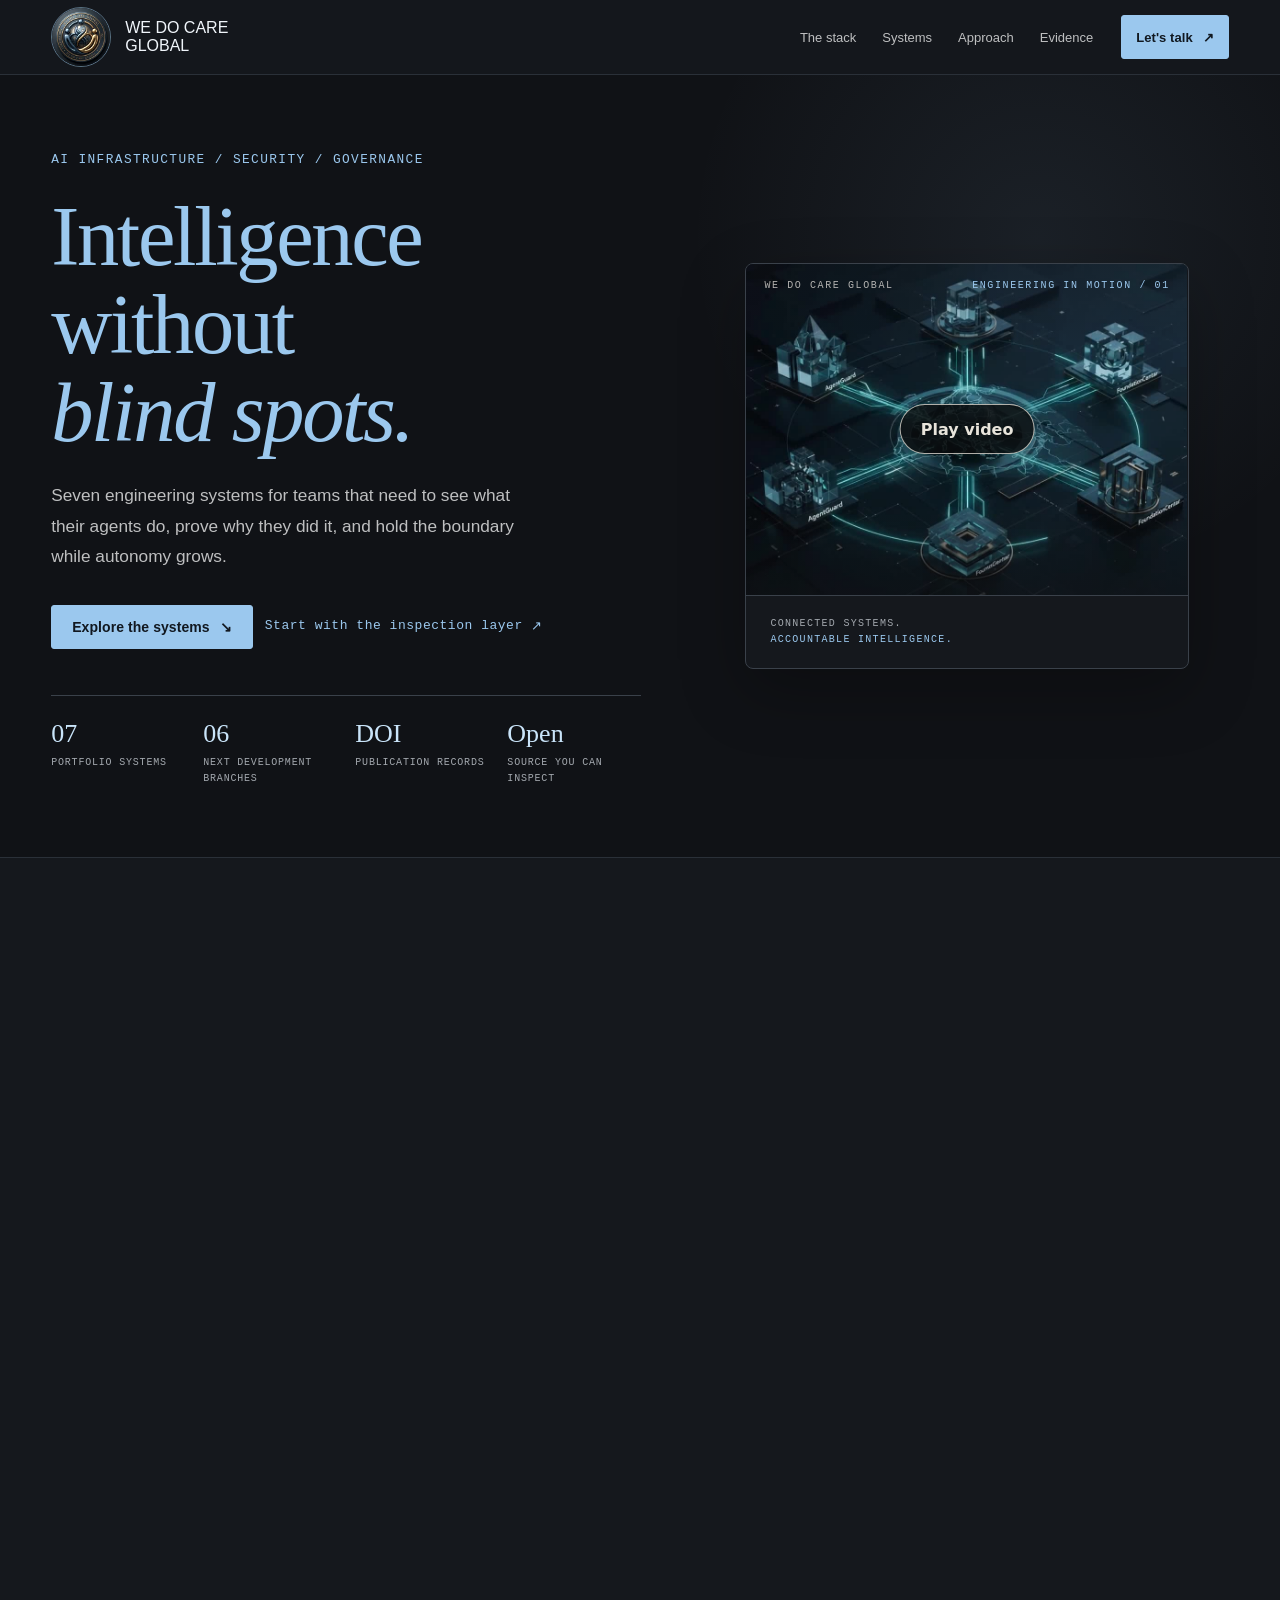
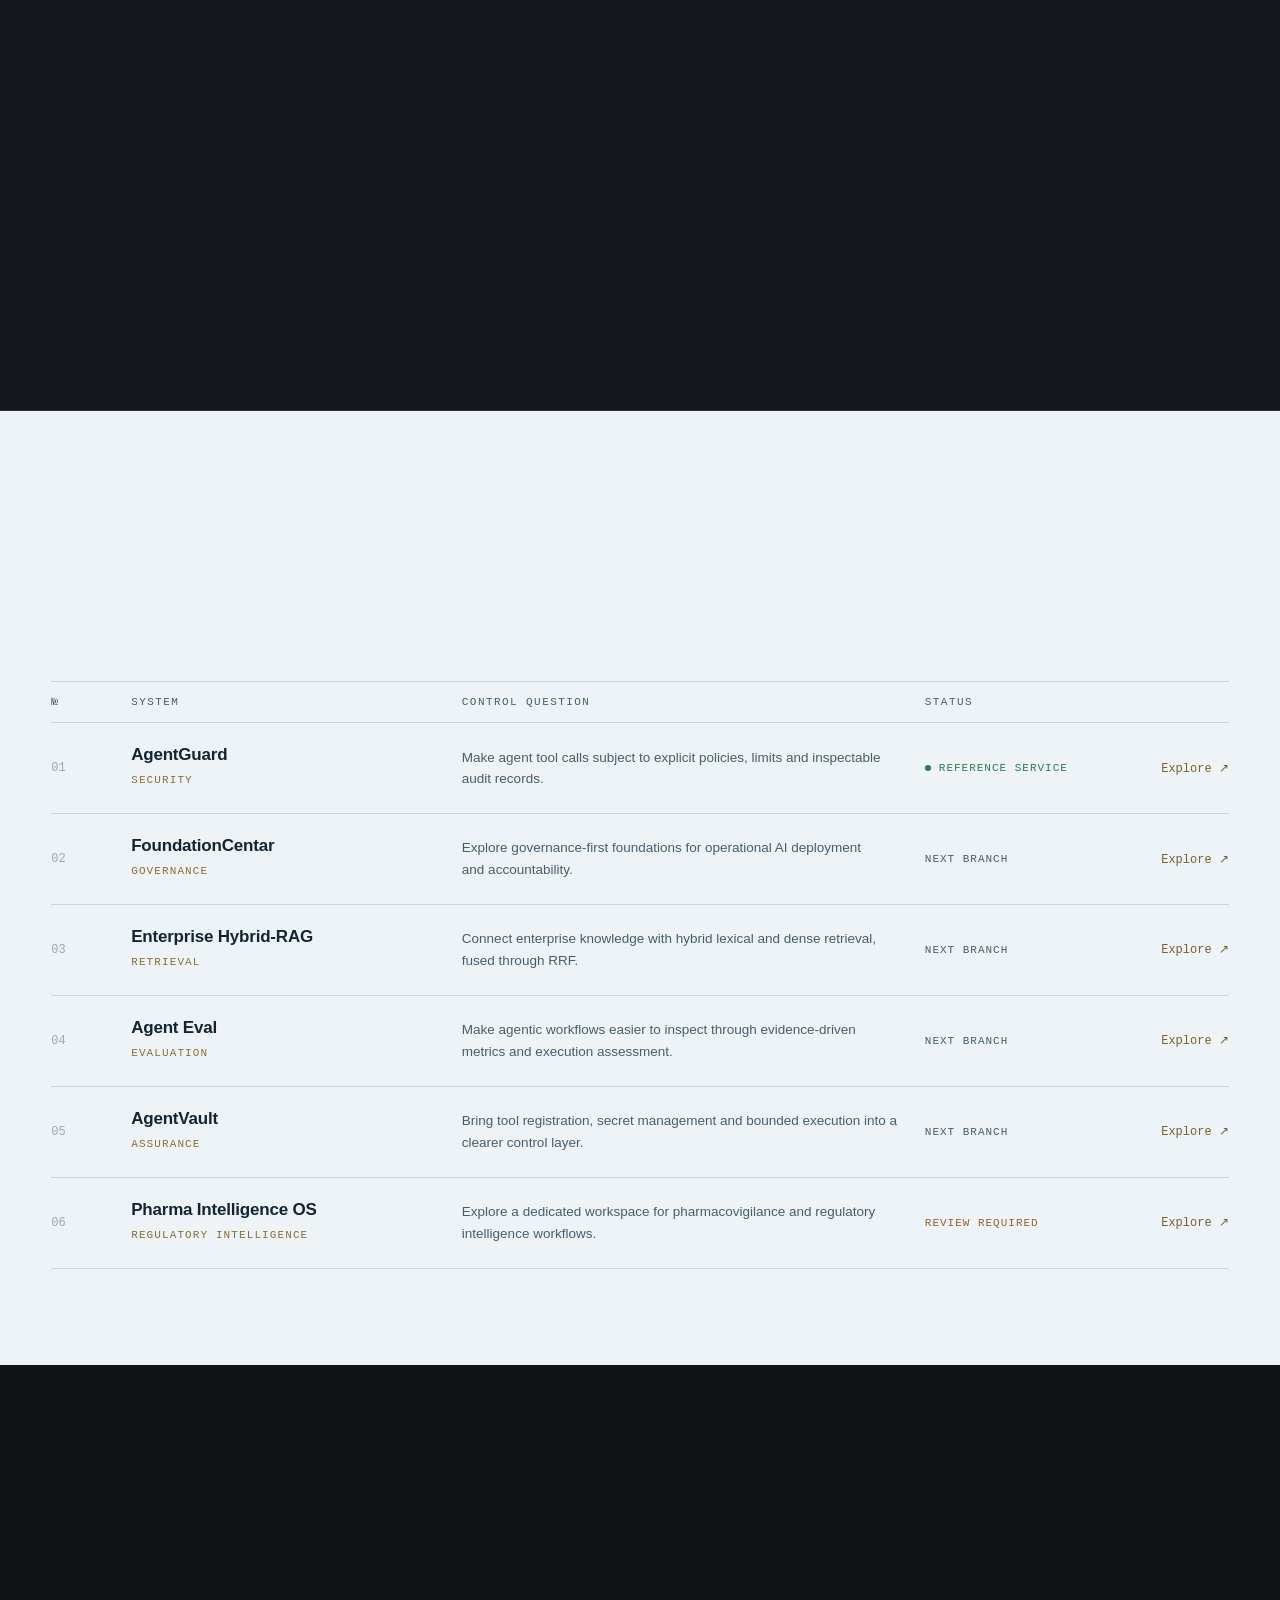
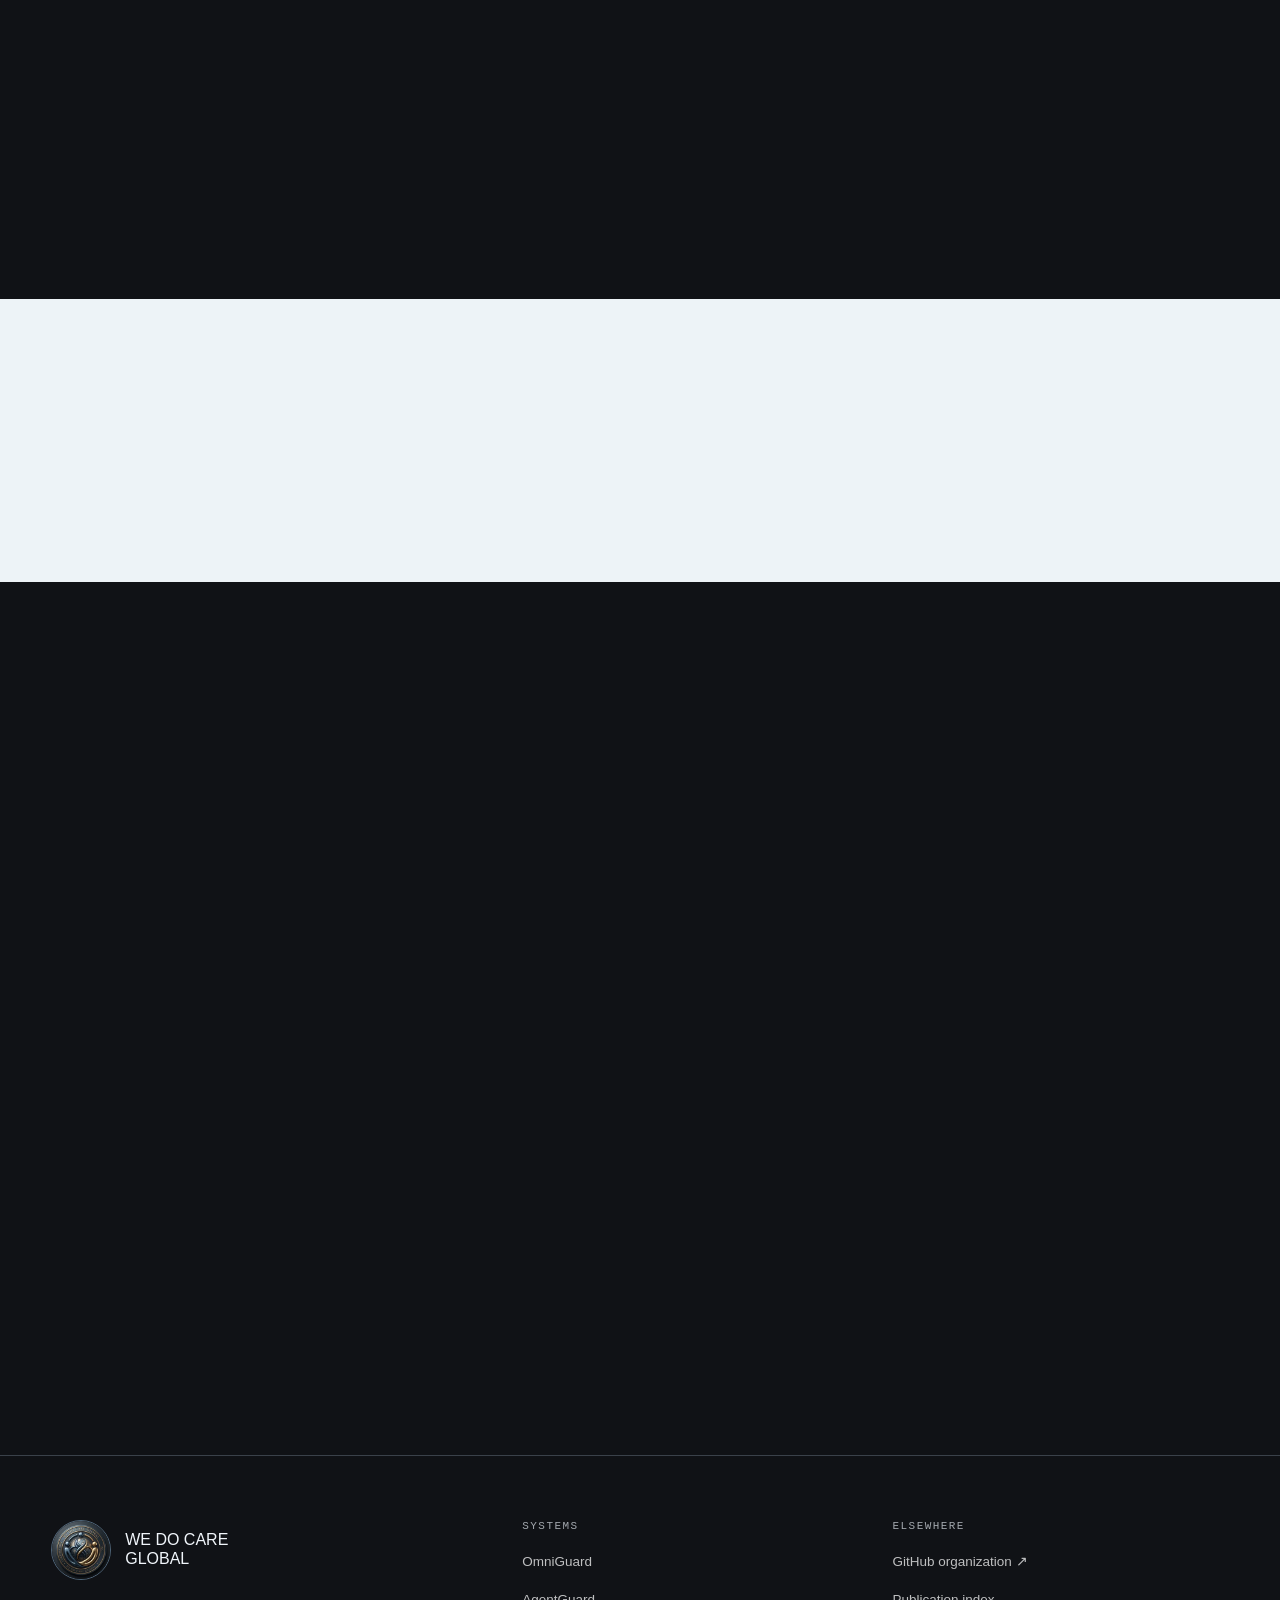
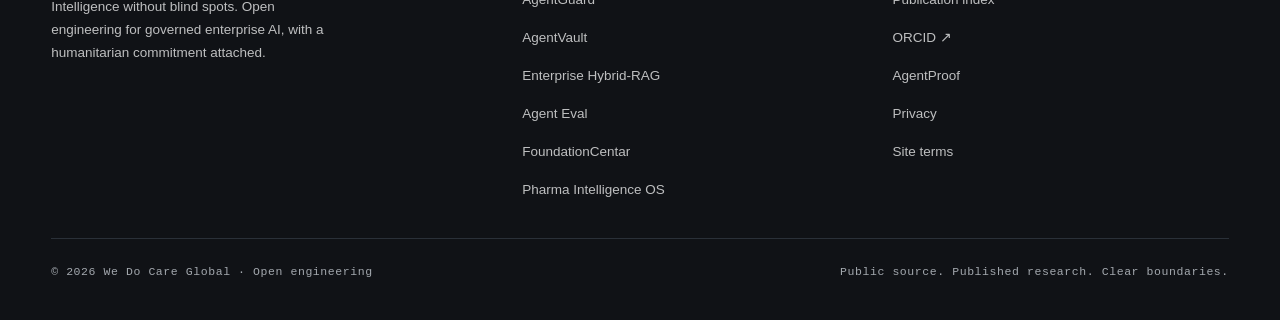
<file: index.html>
<!DOCTYPE html>

<html data-palette="blue" lang="en">
<head>
<link rel="canonical" href="https://www.wedocare-global.com/"/>
<meta charset="utf-8"/>
<meta http-equiv="Content-Security-Policy" content="default-src 'self'; script-src 'self' 'sha256-9ULPhlDV18ra8M09K0rxb4OSzGg6Q0QOhFaME/Feft4=' 'sha256-p5HXXd/yIfpeLrUEEzME+hzHvVTtjdjLqxqumI2zRLg='; style-src 'self' 'sha256-ufb3DW7j5wENqLGEfLFPidFrBowvWGUGswS5E1RRM84=' 'sha256-rTI3XaZX9BG4UlJtolK26Hu8pBZ2wN5Lks2DXMP1AX8=' 'sha256-p6bpCHa2WYuRIww57iFuY7pbT5sSr6XTmTp1DVV7/Jw=' 'sha256-9sOIYzKKBpb3vjMCZAK9niUC0uQ6SdG9ThHm67Derok='; img-src 'self' data: https://wedocare-global.com; font-src 'self' https://wedocare-global.com; media-src 'self' https://wedocare-global.com; connect-src 'self' https://wdcg-agentguard-api.emirperla96.workers.dev; object-src 'none'; base-uri 'self'; form-action 'self'"/>
<meta content="width=device-width,initial-scale=1" name="viewport"/>
<meta content="#0a0b0c" name="theme-color"/>
<title>We Do Care Global</title>
<meta content="Seven open engineering systems for governed enterprise AI: an inspection layer, control plane, retrieval, evaluation, secrets and regulatory intelligence." name="description"/>
<link href="logo-small.webp" rel="icon"/>
<link href="mobile-preview-fixes.css" rel="stylesheet"/>
<style>/* ==========================================================================
   We Do Care Global — design system v5
   Warm graphite + bone + brass. Serif display, sans UI, mono technical.
   ========================================================================== */

@font-face {
  font-family: 'Instrument Serif';
  font-style: normal;
  font-weight: 400;
  font-display: swap;
  src: url(https://wedocare-global.com/fonts/instrument-serif-400.woff2) format('woff2');
}
@font-face {
  font-family: 'Instrument Serif';
  font-style: italic;
  font-weight: 400;
  font-display: swap;
  src: url(https://wedocare-global.com/fonts/instrument-serif-400-italic.woff2) format('woff2');
}
@font-face {
  font-family: 'Manrope';
  font-style: normal;
  font-weight: 400;
  font-display: swap;
  src: url(https://wedocare-global.com/fonts/manrope-400.woff2) format('woff2');
}
@font-face {
  font-family: 'Manrope';
  font-style: normal;
  font-weight: 500;
  font-display: swap;
  src: url(https://wedocare-global.com/fonts/manrope-500.woff2) format('woff2');
}
@font-face {
  font-family: 'Manrope';
  font-style: normal;
  font-weight: 600;
  font-display: swap;
  src: url(https://wedocare-global.com/fonts/manrope-600.woff2) format('woff2');
}
@font-face {
  font-family: 'Manrope';
  font-style: normal;
  font-weight: 700;
  font-display: swap;
  src: url(https://wedocare-global.com/fonts/manrope-700.woff2) format('woff2');
}
@font-face {
  font-family: 'JetBrains Mono';
  font-style: normal;
  font-weight: 400;
  font-display: swap;
  src: url(https://wedocare-global.com/fonts/jetbrains-mono-400.woff2) format('woff2');
}
@font-face {
  font-family: 'JetBrains Mono';
  font-style: normal;
  font-weight: 500;
  font-display: swap;
  src: url(https://wedocare-global.com/fonts/jetbrains-mono-500.woff2) format('woff2');
}

:root {
  /* surfaces — warm graphite, not blue-black */
  --ink: #0a0b0c;
  --ink-2: #0f1112;
  --surface: #141617;
  --surface-2: #1a1d1e;
  --surface-3: #222526;
  --line: #2b2e30;
  --line-soft: #232628;

  /* paper */
  --bone: #f4f1ea;
  --bone-2: #e9e4da;
  --bone-line: #d6d0c2;
  --on-bone: #14150f;
  --on-bone-muted: #55544a;

  /* ink on dark */
  --text: #f2efe9;
  --muted: #a29f96;
  --dim: #848279;

  /* accent — brass */
  --brass: #9bc8ee;
  --brass-2: #c9e4f9;
  --brass-dim: rgba(155, 200, 238, 0.16);

  /* semantic — honest states */
  --ok: #74b98c;
  --warn: #d99a52;
  --stop: #cd7061;

  --radius: 3px;
  --radius-lg: 6px;
  --shell: 1280px;

  --sans: 'Manrope', 'Segoe UI', Arial, sans-serif;
  --serif: 'Instrument Serif', Georgia, 'Times New Roman', serif;
  --mono: 'JetBrains Mono', ui-monospace, 'Cascadia Mono', Consolas, monospace;

  --step: clamp(0.72rem, 0.68rem + 0.18vw, 0.8rem);
  --shell-pad: clamp(20px, 4vw, 64px);
}

* {
  box-sizing: border-box;
}

html {
  scroll-behavior: smooth;
  scroll-padding-top: 96px;
  -webkit-text-size-adjust: 100%;
}

body {
  padding-left: 16px;
  padding-right: 16px;
  margin: 0;
  background: var(--ink);
  color: var(--text);
  font: 400 16px/1.62 var(--sans);
  font-feature-settings: 'kern' 1, 'liga' 1;
  -webkit-font-smoothing: antialiased;
  text-rendering: optimizeLegibility;
  overflow-x: clip;
}
main {
  overflow-x: clip;
}

h1,
h2,
h3,
h4 {
  margin: 0;
  font-weight: 400;
  letter-spacing: -0.015em;
  text-wrap: balance;
}

p {
  margin: 0;
  text-wrap: pretty;
}

a {
  color: inherit;
  text-decoration: none;
}

button,
input,
select,
textarea {
  font: inherit;
  color: inherit;
}

button {
  cursor: pointer;
  background: none;
  border: 0;
}

img,
video {
  max-width: 100%;
  display: block;
}

ul,
ol {
  margin: 0;
  padding: 0;
}

table {
  border-collapse: collapse;
  width: 100%;
}

::selection {
  background: var(--brass);
  color: #17140c;
}

:focus-visible {
  outline: 2px solid var(--brass-2);
  outline-offset: 3px;
}

/* ---------------------------------------------------------------- shell */

.shell {
  width: 100%;
  max-width: var(--shell);
  margin: 0 auto;
  padding-left: var(--shell-pad);
  padding-right: var(--shell-pad);
}

.shell-wide {
  max-width: 1560px;
}

.skip {
  position: fixed;
  top: 10px;
  left: 12px;
  z-index: 999;
  padding: 10px 14px;
  background: var(--brass);
  color: #17140c;
  font: 500 13px var(--mono);
  transform: translateY(-160%);
  transition: transform 0.18s ease;
}
.skip:focus {
  transform: none;
}

[hidden] {
  display: none !important;
}

.sr-only {
  position: absolute;
  width: 1px;
  height: 1px;
  padding: 0;
  margin: -1px;
  overflow: hidden;
  clip: rect(0, 0, 0, 0);
  white-space: nowrap;
  border: 0;
}

/* ---------------------------------------------------------------- type */

.display {
  font-family: var(--serif);
  font-size: clamp(44px, 6.6vw, 92px);
  line-height: 0.98;
  letter-spacing: -0.028em;
}

.display em,
.serif-em {
  font-style: italic;
  color: var(--brass);
}

.h2 {
  font-family: var(--serif);
  font-size: clamp(30px, 3.4vw, 46px);
  line-height: 1.06;
  letter-spacing: -0.02em;
}

.h3 {
  font-family: var(--sans);
  font-size: clamp(19px, 1.5vw, 23px);
  font-weight: 600;
  line-height: 1.3;
  letter-spacing: -0.012em;
}

.lede {
  font-size: clamp(16px, 1.35vw, 19px);
  line-height: 1.68;
  color: var(--muted);
  max-width: 62ch;
}

.muted {
  color: var(--muted);
}

.dim {
  color: var(--dim);
}

.mono {
  font-family: var(--mono);
  font-size: var(--step);
  letter-spacing: 0.02em;
}

.label {
  font: 500 var(--step) var(--mono);
  letter-spacing: 0.14em;
  text-transform: uppercase;
  color: var(--brass);
}

.label-bone {
  color: #8a6f33;
}

.rule {
  height: 1px;
  background: var(--line);
  border: 0;
  margin: 0;
}

.tag {
  display: inline-flex;
  align-items: center;
  gap: 7px;
  padding: 5px 10px;
  border: 1px solid var(--line);
  border-radius: 999px;
  font: 500 11px var(--mono);
  letter-spacing: 0.08em;
  text-transform: uppercase;
  color: var(--muted);
}

.tag-live {
  color: var(--ok);
  border-color: rgba(116, 185, 140, 0.35);
}

.tag-warn {
  color: var(--warn);
  border-color: rgba(217, 154, 82, 0.35);
}

.dot {
  width: 6px;
  height: 6px;
  border-radius: 50%;
  background: currentColor;
  flex: 0 0 6px;
}

/* ---------------------------------------------------------------- buttons */

.btn {
  display: inline-flex;
  align-items: center;
  justify-content: center;
  gap: 10px;
  min-height: 46px;
  padding: 13px 20px;
  border: 1px solid var(--line);
  border-radius: var(--radius);
  background: transparent;
  color: var(--text);
  font: 600 14px var(--sans);
  letter-spacing: 0.005em;
  transition: background 0.18s ease, border-color 0.18s ease, color 0.18s ease, transform 0.18s ease;
}

.btn:hover {
  border-color: var(--brass);
  color: var(--brass-2);
  transform: translateY(-1px);
}

.btn-primary {
  background: var(--brass);
  border-color: var(--brass);
  color: #17140c;
}
.btn-primary:hover {
  background: var(--brass-2);
  border-color: var(--brass-2);
  color: #17140c;
}

.btn-bone {
  border-color: var(--bone-line);
  color: var(--on-bone);
}
.btn-bone:hover {
  border-color: #8a6f33;
  color: #7a6029;
}

.btn-sm {
  min-height: 38px;
  padding: 9px 14px;
  font-size: 13px;
}

.link {
  display: inline-flex;
  align-items: center;
  gap: 8px;
  min-height: 44px;
  font: 500 13px var(--mono);
  letter-spacing: 0.04em;
  color: var(--brass);
  border-bottom: 1px solid transparent;
  padding-bottom: 2px;
  transition: color 0.18s ease, border-color 0.18s ease;
}
.link:hover {
  color: var(--brass-2);
  border-bottom-color: currentColor;
}

.link-bone {
  color: #7a6029;
}
.link-bone:hover {
  color: #57451a;
}

/* ---------------------------------------------------------------- masthead */

.masthead {
  position: sticky;
  top: 0;
  z-index: 60;
  background: color-mix(in srgb, var(--brass) 3%, var(--ink) 97%); /* slightly darker brass tint for better logo contrast */
  backdrop-filter: saturate(150%) blur(14px);
  border-bottom: 1px solid var(--line-soft);
}

.masthead-inner {
  display: flex;
  align-items: center;
  gap: 28px;
  min-height: 74px;
}

  /* Logo styling - make it more visible */
  .masthead .brand img {
    width: 80px;  /* slightly larger than 76px */
    height: 80px;
    object-fit: contain;
    filter: brightness(1.1) contrast(1.05);  /* boost visibility */
  }
  display: flex;
  align-items: center;
  gap: 28px;
  min-height: 74px;
}

.brand {
  display: flex;
  align-items: center;
  gap: 11px;
  flex: 0 0 auto;
}
.brand img {
  width: 38px;
  height: 38px;
  border-radius: 50%;
  object-fit: cover;
  border: 1px solid rgba(155, 200, 238, 0.45);
}
.brand-text {
  display: block;
  font: 600 12px/1.15 var(--sans);
  letter-spacing: 0.16em;
  color: var(--on-bone); /* was var(--muted) */
  margin-top: 2px;
  text-shadow: 0 1px 2px rgba(0,0,0,0.3); /* add shadow for readability */
  display: block;
  font: 600 12px/1.15 var(--sans);
  letter-spacing: 0.16em;
  color: var(--on-bone);  /* ensure readability over logo */
  margin-top: 2px;
  display: block;
  font: 600 12px/1.15 var(--sans);
  letter-spacing: 0.16em;
  color: var(--on-bone); /* improved readability */
}
.brand-sub {
  display: block;
  font: 400 9px/1.4 var(--mono);
  letter-spacing: 0.36em;
  color: var(--dim);
  margin-top: 3px;
}

.mast-nav {
  display: flex;
  align-items: center;
  gap: 26px;
  margin-left: auto;
  font: 500 13px var(--sans);
}
.mast-nav a {
  color: var(--muted);
  transition: color 0.16s ease;
  padding: 4px 0;
}
.mast-nav a:hover {
  color: var(--text);
}

.mast-actions {
  display: flex;
  align-items: center;
  gap: 10px;
}

.menu-btn {
  display: none;
  width: 44px;
  height: 44px;
  align-items: center;
  justify-content: center;
  border: 1px solid var(--line);
  border-radius: var(--radius);
  color: var(--text);
  font-size: 18px;
}

/* ---------------------------------------------------------------- sections */

.band {
  padding-block: clamp(64px, 7.5vw, 118px);
  position: relative;
}

.band-tight {
  padding-block: clamp(40px, 4.4vw, 68px);
}

.band-bone {
  background: var(--bone);
  color: var(--on-bone);
}
.band-bone .muted {
  color: var(--on-bone-muted);
}
.band-bone .label {
  color: #8a6f33;
}
.band-bone .rule {
  background: var(--bone-line);
}
.band-bone .btn {
  border-color: var(--bone-line);
  color: var(--on-bone);
}
.band-bone .btn:hover {
  border-color: #8a6f33;
  color: #7a6029;
}
.band-bone .btn-primary {
  background: var(--on-bone);
  border-color: var(--on-bone);
  color: var(--bone);
}
.band-bone .btn-primary:hover {
  background: #2c2d24;
  border-color: #2c2d24;
  color: var(--bone);
}
.band-bone .link {
  color: #7a6029;
}
.band-bone .link:hover {
  color: #57451a;
}

.band-raised {
  background: var(--ink-2);
  border-block: 1px solid var(--line-soft);
}

.band-head {
  display: grid;
  grid-template-columns: minmax(0, 1fr) minmax(0, 0.82fr);
  gap: clamp(24px, 4vw, 72px);
  align-items: end;
  margin-bottom: clamp(34px, 4vw, 60px);
}
.band-head p {
  color: var(--muted);
  font-size: 15px;
  line-height: 1.7;
  max-width: 54ch;
}
.band-bone .band-head p {
  color: var(--on-bone-muted);
}
.band-head .label {
  display: block;
  margin-bottom: 16px;
}

/* ---------------------------------------------------------------- hero */

.hero {
  position: relative;
  padding-top: clamp(48px, 6vw, 92px);
  padding-bottom: clamp(52px, 6vw, 96px);
  overflow: hidden;
}

.hero::before {
  content: '';
  position: absolute;
  top: -30%;
  right: -12%;
  width: 62vw;
  height: 62vw;
  max-width: 940px;
  max-height: 940px;
  background: radial-gradient(circle, rgba(155, 200, 238, 0.09), transparent 62%);
  pointer-events: none;
  z-index: 0;
}

.hero-grid {
  position: relative;
  z-index: 1;
  display: grid;
  grid-template-columns: minmax(0, 1.06fr) minmax(0, 0.94fr);
  gap: clamp(32px, 4.4vw, 76px);
  align-items: end;
}

.hero h1 {
  margin: 22px 0 24px;
  max-width: 15ch;
  color: var(--brass); /* warm gold for headlines */
}

.hero .lede {
  margin-bottom: 34px;
}

.hero-actions {
  display: flex;
  flex-wrap: wrap;
  gap: 12px;
  align-items: center;
}

.hero-facts {
  display: flex;
  flex-wrap: wrap;
  gap: 0 34px;
  margin-top: 46px;
  padding-top: 24px;
  border-top: 1px solid var(--line);
}
.hero-facts div {
  min-width: 120px;
}
.hero-facts strong {
  display: block;
  font: 400 26px/1.1 var(--serif);
  color: var(--ok); /* green accent */
  color: var(--brass-2);
}
.hero-facts span {
  display: block;
  margin-top: 6px;
  font: 400 11px/1.45 var(--mono);
  letter-spacing: 0.08em;
  text-transform: uppercase;
  color: var(--dim);
}

/* film monitor */
.film {
  position: relative;
  border: 1px solid var(--line);
  border-radius: var(--radius-lg);
  background: var(--ink-2);
  overflow: hidden;
}
.film-frame {
  position: relative;
  aspect-ratio: 4 / 3;
  overflow: hidden;
}
.film-frame video {
  width: 100%;
  height: 100%;
  object-fit: cover;
  opacity: 0.92;
}
.film-vignette {
  position: absolute;
  inset: 0;
  background: linear-gradient(180deg, rgba(10, 11, 12, 0.62), transparent 26%, transparent 62%, rgba(10, 11, 12, 0.85));
  pointer-events: none;
}
.film-tag {
  position: absolute;
  top: 16px;
  left: 18px;
  right: 18px;
  display: flex;
  justify-content: space-between;
  gap: 14px;
  font: 500 10px var(--mono);
  letter-spacing: 0.16em;
  color: rgba(242, 239, 233, 0.72);
  text-transform: uppercase;
}
.film-tag span:last-child {
  color: var(--brass);
}
.film-bar {
  display: flex;
  align-items: center;
  justify-content: space-between;
  gap: 16px;
  padding: 14px 18px;
  border-top: 1px solid var(--line);
  font: 500 10px/1.6 var(--mono);
  letter-spacing: 0.13em;
  text-transform: uppercase;
  color: var(--dim);
}
.film-bar b {
  color: var(--brass);
  font-weight: 500;
}
.film-toggle {
  color: var(--muted);
  font: 500 10px var(--mono);
  letter-spacing: 0.13em;
  text-transform: uppercase;
  border: 1px solid var(--line);
  border-radius: var(--radius);
  padding: 0 12px;
  min-height: 36px;
  min-width: 36px;
  display: inline-flex;
  align-items: center;
  justify-content: center;
  transition: color 0.16s ease, border-color 0.16s ease;
}
.film-toggle:hover {
  color: var(--brass-2);
  border-color: var(--brass);
}

/* ---------------------------------------------------------------- system map */

.map {
  border: 1px solid var(--line);
  border-radius: var(--radius-lg);
  background: var(--ink-2);
  overflow: hidden;
}

.map-layer {
  display: grid;
  grid-template-columns: minmax(0, 0.3fr) minmax(0, 0.7fr);
  border-bottom: 1px solid var(--line-soft);
}
.map-layer:last-child {
  border-bottom: 0;
}

.map-key {
  padding: 22px 24px;
  border-right: 1px solid var(--line-soft);
  background: var(--surface);
}
.map-key .label {
  display: block;
  margin-bottom: 8px;
}
.map-key p {
  font-size: 12.5px;
  line-height: 1.6;
  color: var(--dim);
}

.map-body {
  padding-left: 16px;
  padding-right: 16px;
  padding: 22px 24px;
  display: grid;
  gap: 12px;
}

.map-inspect {
  background: linear-gradient(100deg, rgba(155, 200, 238, 0.11), rgba(155, 200, 238, 0.03));
  border-left: 2px solid var(--brass);
}
.map-inspect .map-key {
  background: transparent;
  border-right-color: transparent;
}
.map-inspect .map-body {
  padding-left: 16px;
  padding-right: 16px;
  grid-template-columns: minmax(0, 1fr);
}

.map-sys {
  display: grid;
  grid-template-columns: 46px minmax(0, 1fr) auto;
  gap: 16px;
  align-items: baseline;
  padding: 12px 14px;
  border: 1px solid var(--line-soft);
  border-radius: var(--radius);
  background: var(--surface);
  transition: border-color 0.18s ease, background 0.18s ease;
}
.map-sys:hover {
  border-color: rgba(155, 200, 238, 0.5);
  background: var(--surface-2);
}
.map-sys .num {
  font: 500 12px var(--mono);
  color: var(--dim);
}
.map-sys h4 {
  font: 600 15px var(--sans);
  letter-spacing: -0.01em;
}
.map-sys p {
  font-size: 13px;
  line-height: 1.55;
  color: var(--muted);
  margin-top: 4px;
}
.map-sys .map-act {
  font: 500 12px var(--mono);
  color: var(--brass);
  white-space: nowrap;
  display: inline-flex;
  align-items: center;
  min-height: 44px;
}

.map-fan {
  display: grid;
  grid-template-columns: repeat(auto-fit, minmax(140px, 1fr));
  gap: 8px;
}
.map-fan span {
  padding: 9px 12px;
  border: 1px dashed rgba(155, 200, 238, 0.3);
  border-radius: var(--radius);
  font: 500 11px var(--mono);
  letter-spacing: 0.06em;
  color: var(--brass-2);
  text-align: center;
}

/* ---------------------------------------------------------------- system index (rows, not tiles) */

.syslist {
  border-top: 1px solid var(--line);
}

.syslist-head,
.sysrow {
  display: grid;
  grid-template-columns: 58px minmax(0, 1.05fr) minmax(0, 1.5fr) 150px 132px;
  gap: 22px;
  align-items: center;
}

.syslist-head {
  padding: 14px 0;
  border-bottom: 1px solid var(--line);
  font: 500 11px var(--mono);
  letter-spacing: 0.13em;
  text-transform: uppercase;
  color: var(--dim);
}
.band-bone .syslist-head {
  color: var(--on-bone-muted);
}
.band-bone .syslist {
  border-top-color: var(--bone-line);
}
.band-bone .syslist-head {
  border-bottom-color: var(--bone-line);
}

.sysrow {
  padding: 22px 0;
  border-bottom: 1px solid var(--line-soft);
  transition: background 0.18s ease;
}
.band-bone .sysrow {
  border-bottom-color: var(--bone-line);
}
.sysrow:hover {
  background: rgba(155, 200, 238, 0.05);
}
.sysrow .num {
  font: 500 12px var(--mono);
  color: var(--dim);
}
.sysrow h3 {
  font: 600 17px var(--sans);
  letter-spacing: -0.012em;
}
.sysrow .layer {
  font: 500 11px var(--mono);
  letter-spacing: 0.1em;
  text-transform: uppercase;
  color: var(--brass);
}
.band-bone .sysrow .layer {
  color: #8a6f33;
}
.sysrow p {
  font-size: 13.5px;
  line-height: 1.6;
  color: var(--muted);
}
.band-bone .sysrow p {
  color: var(--on-bone-muted);
}
.sysrow .state {
  font: 500 11px var(--mono);
  letter-spacing: 0.09em;
  text-transform: uppercase;
  color: var(--muted);
  display: inline-flex;
  align-items: center;
  gap: 8px;
  white-space: nowrap;
}
.sysrow .state .dot {
  width: 6px;
  height: 6px;
  border-radius: 50%;
  background: currentColor;
  flex: 0 0 6px;
}
.sysrow .state.is-live {
  color: #7cc496;
}
.sysrow .state.is-review {
  color: #d99a52;
}
.band-bone .sysrow .state {
  color: var(--on-bone-muted);
}
.band-bone .sysrow .state.is-live {
  color: #2f7a52;
}
.band-bone .sysrow .state.is-review {
  color: #96622a;
}
.sysrow .go {
  justify-self: end;
  font: 500 12px var(--mono);
  color: var(--brass);
  white-space: nowrap;
  display: inline-flex;
  align-items: center;
  min-height: 44px;
}
.band-bone .sysrow .go {
  color: #7a6029;
}
.sysrow .go:hover {
  color: var(--brass-2);
}
.band-bone .sysrow .go:hover {
  color: #57451a;
}

/* filter control */
.filters {
  display: flex;
  flex-wrap: wrap;
  gap: 8px;
  margin-bottom: 26px;
}
.filters button {
  padding: 9px 14px;
  border: 1px solid var(--line);
  border-radius: 999px;
  font: 500 12px var(--mono);
  letter-spacing: 0.05em;
  color: var(--muted);
  min-height: 38px;
  transition: color 0.16s ease, border-color 0.16s ease, background 0.16s ease;
}
.filters button:hover {
  color: var(--text);
  border-color: var(--brass);
}
.filters button[aria-pressed='true'] {
  background: var(--brass);
  border-color: var(--brass);
  color: #17140c;
}
.band-bone .filters button {
  border-color: var(--bone-line);
  color: var(--on-bone-muted);
}
.band-bone .filters button[aria-pressed='true'] {
  background: var(--on-bone);
  border-color: var(--on-bone);
  color: var(--bone);
}

/* ---------------------------------------------------------------- approach progression */

.progression {
  counter-reset: step;
  border-top: 1px solid var(--line);
}
.progression li {
  counter-increment: step;
  display: grid;
  grid-template-columns: 92px minmax(0, 0.9fr) minmax(0, 1.1fr);
  gap: 24px;
  align-items: start;
  padding: 30px 0;
  border-bottom: 1px solid var(--line-soft);
  list-style: none;
}
.progression li::before {
  content: '0' counter(step);
  font: 500 13px var(--mono);
  color: var(--brass);
  letter-spacing: 0.1em;
}
.progression h3 {
  font: 600 18px var(--sans);
  letter-spacing: -0.012em;
}
.progression p {
  color: var(--muted);
  font-size: 14.5px;
  line-height: 1.7;
}
.band-bone .progression li {
  border-bottom-color: var(--bone-line);
}
.band-bone .progression p {
  color: var(--on-bone-muted);
}

/* ---------------------------------------------------------------- chooser */

.chooser {
  display: grid;
  grid-template-columns: minmax(0, 0.78fr) minmax(0, 1.22fr);
  gap: 0;
  border: 1px solid var(--line);
  border-radius: var(--radius-lg);
  overflow: hidden;
  background: var(--ink-2);
}

.chooser-list {
  border-right: 1px solid var(--line);
  display: flex;
  flex-direction: column;
}
.chooser-list button {
  display: flex;
  align-items: center;
  justify-content: space-between;
  gap: 12px;
  padding: 18px 20px;
  text-align: left;
  border-bottom: 1px solid var(--line-soft);
  color: var(--muted);
  font: 500 14px var(--sans);
  min-height: 56px;
  transition: color 0.16s ease, background 0.16s ease;
}
.chooser-list button:last-child {
  border-bottom: 0;
}
.chooser-list button:hover {
  color: var(--text);
  background: var(--surface);
}
.chooser-list button[aria-pressed='true'] {
  color: var(--brass-2);
  background: var(--surface-2);
  box-shadow: inset 2px 0 0 var(--brass);
}
.chooser-list button span {
  font: 500 11px var(--mono);
  color: var(--dim);
}

.chooser-out {
  padding: clamp(24px, 3vw, 40px);
  display: flex;
  flex-direction: column;
  justify-content: center;
  gap: 16px;
  background: var(--surface);
}
.chooser-out h3 {
  font: 400 clamp(26px, 2.6vw, 34px)/1.1 var(--serif);
  letter-spacing: -0.02em;
}
.chooser-out p {
  color: var(--muted);
  font-size: 15px;
  line-height: 1.7;
  max-width: 52ch;
}

/* ---------------------------------------------------------------- enterprise offer */

.offer {
  display: grid;
  grid-template-columns: minmax(0, 1fr) minmax(0, 1.05fr);
  gap: clamp(30px, 4vw, 68px);
  align-items: center;
}
.offer p {
  color: var(--muted);
  font-size: 15px;
  line-height: 1.72;
  max-width: 50ch;
}
.offer-list {
  margin-top: 26px;
  display: grid;
  gap: 12px;
}
.offer-list li {
  list-style: none;
  display: grid;
  grid-template-columns: 20px minmax(0, 1fr);
  gap: 12px;
  font-size: 14px;
  line-height: 1.6;
  color: var(--muted);
}
.offer-list li::before {
  content: '';
  width: 8px;
  height: 8px;
  margin-top: 7px;
  border: 1px solid var(--brass);
  border-radius: 1px;
  transform: rotate(45deg);
}

/* trace / verdict surface */
.trace {
  border: 1px solid var(--line);
  border-radius: var(--radius-lg);
  background: var(--ink);
  overflow: hidden;
  font-family: var(--mono);
}
.trace-head {
  display: flex;
  align-items: center;
  justify-content: space-between;
  gap: 14px;
  padding: 12px 16px;
  border-bottom: 1px solid var(--line);
  font-size: 11px;
  letter-spacing: 0.12em;
  text-transform: uppercase;
  color: var(--dim);
}
.trace-body {
  padding-left: 16px;
  padding-right: 16px;
  padding: 18px 16px;
  display: grid;
  gap: 10px;
  font-size: 12.5px;
  line-height: 1.7;
  color: var(--muted);
}
.trace-row {
  display: grid;
  grid-template-columns: 168px minmax(0, 1fr);
  gap: 14px;
  padding: 7px 0;
  border-bottom: 1px dashed var(--line-soft);
}
.trace-row:last-child {
  border-bottom: 0;
}
.trace-row b {
  color: var(--dim);
  font-weight: 400;
  letter-spacing: 0.04em;
}
.trace-row .ok {
  color: var(--ok);
}
.trace-row .warn {
  color: var(--warn);
}
.trace-row .stop {
  color: var(--stop);
}
.trace-verdict {
  margin: 0 16px 16px;
  padding: 14px 16px;
  border: 1px solid rgba(116, 185, 140, 0.4);
  border-radius: var(--radius);
  background: rgba(116, 185, 140, 0.08);
  display: flex;
  align-items: center;
  justify-content: space-between;
  gap: 16px;
  font-size: 12.5px;
  letter-spacing: 0.06em;
}
.trace-verdict b {
  color: var(--ok);
  font-weight: 500;
}

/* ---------------------------------------------------------------- pledge */

.pledge {
  display: grid;
  grid-template-columns: minmax(0, 0.9fr) minmax(0, 1.1fr);
  gap: clamp(28px, 4vw, 72px);
  align-items: center;
}
.pledge-figure {
  display: flex;
  align-items: baseline;
  gap: 14px;
}
.pledge-figure strong {
  font: 400 clamp(72px, 10vw, 132px) / 0.85 var(--serif);
  color: var(--brass);
  letter-spacing: -0.04em;
}
.pledge-figure span {
  font: 500 12px var(--mono);
  letter-spacing: 0.12em;
  text-transform: uppercase;
  color: var(--muted);
  max-width: 15ch;
}
.pledge p {
  color: var(--muted);
  font-size: 15px;
  line-height: 1.75;
  max-width: 56ch;
}
.pledge small {
  display: block;
  margin-top: 14px;
  color: var(--dim);
  font-size: 12.5px;
  line-height: 1.6;
}

/* ---------------------------------------------------------------- evidence grid */

.evidence-grid {
  display: grid;
  grid-template-columns: repeat(3, minmax(0, 1fr));
  gap: 1px;
  background: var(--line);
  border: 1px solid var(--line);
  border-radius: var(--radius-lg);
  overflow: hidden;
}
.evidence-grid a {
  background: var(--ink-2);
  padding: clamp(24px, 2.6vw, 34px);
  display: flex;
  flex-direction: column;
  gap: 12px;
  min-height: 200px;
  transition: background 0.2s ease;
}
.evidence-grid a:hover {
  background: var(--surface-2);
}
.evidence-grid .mark {
  font: 500 12px var(--mono);
  letter-spacing: 0.12em;
  color: var(--brass);
}
.evidence-grid h3 {
  font: 400 24px/1.15 var(--serif);
}
.evidence-grid p {
  font-size: 13.5px;
  line-height: 1.65;
  color: var(--muted);
  flex: 1;
}
.evidence-grid b {
  font: 500 12px var(--mono);
  color: var(--brass);
}

/* ---------------------------------------------------------------- contact */

.contact-grid {
  display: grid;
  grid-template-columns: minmax(0, 0.85fr) minmax(0, 1.15fr);
  gap: clamp(34px, 5vw, 90px);
}
.contact-grid .lede {
  margin-top: 20px;
}
.contact-email {
  display: inline-block;
  margin-top: 26px;
  font: 400 24px var(--serif);
  color: var(--brass-2);
  border-bottom: 1px solid rgba(155, 200, 238, 0.35);
  padding-bottom: 3px;
}
.contact-email:hover {
  color: var(--brass);
}
.field {
  margin-bottom: 20px;
}
.field label {
  display: block;
  margin-bottom: 8px;
  font: 500 11px var(--mono);
  letter-spacing: 0.12em;
  text-transform: uppercase;
  color: var(--dim);
}
.field input,
.field select,
.field textarea {
  width: 100%;
  padding: 13px 14px;
  background: var(--ink-2);
  border: 1px solid var(--line);
  border-radius: var(--radius);
  color: var(--text);
  font-size: 16px;
  transition: border-color 0.18s ease;
}
.field input:hover,
.field select:hover,
.field textarea:hover {
  border-color: #3a3e41;
}
.field input:focus,
.field select:focus,
.field textarea:focus {
  border-color: var(--brass);
  outline: none;
}
.field textarea {
  resize: vertical;
  min-height: 120px;
}
.form-note {
  font-size: 12.5px;
  line-height: 1.6;
  color: var(--dim);
  margin: 4px 0 22px;
}
.form-actions {
  display: flex;
  flex-wrap: wrap;
  gap: 10px;
}
.form-status {
  margin-top: 16px;
  font: 500 12.5px var(--mono);
  color: var(--brass-2);
  min-height: 20px;
}
.preview-box {
  margin-top: 24px;
}
.preview-box label {
  display: block;
  margin-bottom: 8px;
  font: 500 11px var(--mono);
  letter-spacing: 0.12em;
  text-transform: uppercase;
  color: var(--dim);
}
.preview-box textarea {
  width: 100%;
  min-height: 190px;
  padding: 14px;
  background: var(--ink);
  border: 1px solid var(--line);
  border-radius: var(--radius);
  color: var(--muted);
  font: 400 13px/1.65 var(--mono);
  resize: vertical;
}

/* ---------------------------------------------------------------- footer */

.foot {
  border-top: 1px solid var(--line);
  padding-block: clamp(40px, 5vw, 64px) 32px;
}
.foot-grid {
  display: grid;
  grid-template-columns: minmax(0, 1.3fr) minmax(0, 1fr) minmax(0, 1fr);
  gap: 34px;
  padding-bottom: 34px;
  border-bottom: 1px solid var(--line-soft);
}
.foot h4 {
  font: 500 11px var(--mono);
  letter-spacing: 0.13em;
  text-transform: uppercase;
  color: var(--dim);
  margin-bottom: 16px;
}
.foot ul {
  list-style: none;
  display: grid;
  gap: 10px;
}
.foot ul a {
  font-size: 13.5px;
  color: var(--muted);
  transition: color 0.16s ease;
  display: inline-block;
  padding: 3px 0;
  min-height: 28px;
}
.foot ul a:hover {
  color: var(--brass-2);
}
.foot p {
  font-size: 13.5px;
  line-height: 1.7;
  color: var(--muted);
  max-width: 38ch;
  margin-top: 16px;
}
.foot-base {
  display: flex;
  flex-wrap: wrap;
  gap: 12px 26px;
  justify-content: space-between;
  padding-top: 26px;
  font: 400 11.5px var(--mono);
  letter-spacing: 0.05em;
  color: var(--dim);
}

/* ---------------------------------------------------------------- page header (subpages) */

.page-head {
  padding-top: clamp(44px, 5vw, 76px);
  padding-bottom: clamp(30px, 3.4vw, 52px);
  border-bottom: 1px solid var(--line);
}
.page-head .label {
  display: block;
  margin-bottom: 18px;
}
.page-head h1 {
  font: 400 clamp(40px, 5.2vw, 70px) / 1.02 var(--serif);
  letter-spacing: -0.025em;
  max-width: 18ch;
}
.page-head .lede {
  margin-top: 20px;
}
.page-head-meta {
  display: flex;
  flex-wrap: wrap;
  gap: 8px;
  margin-top: 24px;
}

.breadcrumb {
  display: inline-flex;
  align-items: center;
  gap: 9px;
  min-height: 44px;
  font: 500 12px var(--mono);
  letter-spacing: 0.06em;
  color: var(--dim);
  margin-bottom: 22px;
  transition: color 0.16s ease;
}
.breadcrumb:hover {
  color: var(--brass-2);
}

/* ---------------------------------------------------------------- panels (subpage content) */

.panels {
  display: grid;
  gap: 1px;
  background: var(--line);
  border: 1px solid var(--line);
  border-radius: var(--radius-lg);
  overflow: hidden;
}
.panels-2 {
  grid-template-columns: repeat(2, minmax(0, 1fr));
}
.panel {
  background: var(--ink-2);
  padding: clamp(22px, 2.6vw, 34px);
}
.panel h2 {
  font: 600 17px var(--sans);
  letter-spacing: -0.012em;
  margin-bottom: 14px;
}
.panel h3 {
  font: 600 15px var(--sans);
  margin-bottom: 10px;
}
.panel p {
  font-size: 14px;
  line-height: 1.72;
  color: var(--muted);
}
.panel p + p {
  margin-top: 12px;
}
.panel ul {
  list-style: none;
  display: grid;
  gap: 9px;
}
.panel li {
  position: relative;
  padding-left: 20px;
  font-size: 14px;
  line-height: 1.65;
  color: var(--muted);
}
.panel li::before {
  content: '';
  position: absolute;
  left: 0;
  top: 10px;
  width: 8px;
  height: 1px;
  background: var(--brass);
}
.panel a:not(.btn):not(.link) {
  color: var(--brass-2);
  text-decoration: underline;
  text-underline-offset: 3px;
  display: inline-block;
  min-height: 24px;
  padding: 2px 0;
}
.panel .btn-row {
  display: flex;
  flex-wrap: wrap;
  gap: 10px;
  margin-top: 18px;
}
.note {
  margin-top: 14px;
  font-size: 12.5px;
  line-height: 1.65;
  color: var(--dim);
}

.stack {
  display: grid;
  gap: 22px;
}
.stack-2 {
  grid-template-columns: repeat(2, minmax(0, 1fr));
}

/* data table */
.data-table {
  border: 1px solid var(--line);
  border-radius: var(--radius-lg);
  overflow-x: auto;
  overflow-y: hidden;
  max-width: 100%;
  -webkit-overflow-scrolling: touch;
}
.data-table caption {
  position: sticky;
  left: 0;
}
.data-table table {
  min-width: 620px;
}
.data-table caption {
  text-align: left;
  padding: 16px 18px;
  font: 400 12.5px var(--mono);
  letter-spacing: 0.05em;
  color: var(--dim);
  border-bottom: 1px solid var(--line);
}
.data-table th,
.data-table td {
  text-align: left;
  padding: 14px 18px;
  border-bottom: 1px solid var(--line-soft);
  font-size: 13.5px;
  line-height: 1.6;
  vertical-align: top;
}
.data-table thead th {
  font: 500 11px var(--mono);
  letter-spacing: 0.12em;
  text-transform: uppercase;
  color: var(--dim);
  background: var(--surface);
}
.data-table tbody th {
  font-weight: 600;
  color: var(--text);
}
.data-table td {
  color: var(--muted);
}
.data-table a {
  color: var(--brass-2);
  display: inline-block;
  min-height: 24px;
  padding: 2px 0;
}
.data-table a:hover {
  text-decoration: underline;
}
.data-table tbody tr:last-child th,
.data-table tbody tr:last-child td {
  border-bottom: 0;
}
.verdict-ok {
  color: var(--ok) !important;
  font-family: var(--mono);
  font-size: 12px;
  letter-spacing: 0.08em;
}
.verdict-fail {
  color: var(--stop) !important;
  font-family: var(--mono);
  font-size: 12px;
  letter-spacing: 0.08em;
}

/* code / payload block */
.payload {
  border: 1px solid var(--line);
  border-radius: var(--radius);
  background: var(--ink);
  padding: 18px;
  font: 400 12.5px/1.75 var(--mono);
  color: var(--muted);
  white-space: pre-wrap;
  overflow-wrap: anywhere;
  max-height: 420px;
  overflow: auto;
}

/* control rows (configure surfaces) */
.control-row {
  display: grid;
  grid-template-columns: minmax(0, 1.1fr) minmax(0, 1.4fr) 96px;
  gap: 18px;
  align-items: center;
  padding: 15px 18px;
  border-bottom: 1px solid var(--line-soft);
  font-size: 13.5px;
}
.control-row:last-child {
  border-bottom: 0;
}
.control-row b {
  font-weight: 600;
}
.control-row code {
  font: 400 12.5px var(--mono);
  color: var(--muted);
}
.control-row .state {
  justify-self: end;
  font: 500 11px var(--mono);
  letter-spacing: 0.1em;
  text-transform: uppercase;
}
.state-on {
  color: var(--ok);
}
.state-off {
  color: var(--dim);
}
.state-review {
  color: var(--warn);
}

/* form controls inside panels */
.inline-form {
  display: grid;
  grid-template-columns: repeat(auto-fit, minmax(190px, 1fr));
  gap: 14px;
  align-items: end;
  margin-bottom: 18px;
}
.inline-form .field {
  margin-bottom: 0;
}
.inline-form label {
  display: block;
  margin-bottom: 7px;
  font: 500 11px var(--mono);
  letter-spacing: 0.1em;
  text-transform: uppercase;
  color: var(--dim);
}
.inline-form select,
.inline-form input {
  width: 100%;
  padding: 11px 12px;
  background: var(--ink);
  border: 1px solid var(--line);
  border-radius: var(--radius);
  color: var(--text);
  font-size: 14px;
}
.inline-form select:focus,
.inline-form input:focus {
  border-color: var(--brass);
  outline: none;
}

.result-box {
  padding: 16px 18px;
  border: 1px solid var(--line);
  border-radius: var(--radius);
  background: var(--ink);
  font: 400 12.5px/1.75 var(--mono);
  color: var(--muted);
  white-space: pre-wrap;
  overflow-wrap: anywhere;
  min-height: 92px;
}
.result-box.is-hit {
  border-color: rgba(155, 200, 238, 0.45);
}

.result-list {
  list-style: none;
  display: grid;
  gap: 8px;
  margin-top: 14px;
}
.result-list li {
  padding: 11px 14px;
  border: 1px solid var(--line-soft);
  border-radius: var(--radius);
  font-size: 13.5px;
  color: var(--muted);
}

/* steps / gates */
.gates {
  list-style: none;
  display: grid;
  gap: 1px;
  background: var(--line);
  border: 1px solid var(--line);
  border-radius: var(--radius-lg);
  overflow: hidden;
}
.gates li {
  background: var(--ink-2);
  padding: 16px 18px;
  display: grid;
  grid-template-columns: 26px minmax(0, 1fr) auto;
  gap: 14px;
  align-items: center;
  font-size: 14px;
}
.gates .gi {
  font: 500 12px var(--mono);
  color: var(--dim);
}
.gates .gs {
  font: 500 11px var(--mono);
  letter-spacing: 0.1em;
  text-transform: uppercase;
}

/* longform (legal) */
.prose {
  max-width: 68ch;
}
.prose h2 {
  font: 600 20px var(--sans);
  letter-spacing: -0.012em;
  margin: 40px 0 12px;
}
.prose h2:first-child {
  margin-top: 0;
}
.prose p {
  font-size: 15px;
  line-height: 1.78;
  color: var(--muted);
  margin-bottom: 14px;
}
.prose a {
  color: var(--brass-2);
  text-decoration: underline;
  text-underline-offset: 3px;
}
.prose a[href^='mailto:'] {
  display: inline-block;
  min-height: 24px;
  padding: 2px 0;
}
.prose ul {
  list-style: none;
  display: grid;
  gap: 8px;
  margin-bottom: 16px;
}
.prose li {
  position: relative;
  padding-left: 20px;
  font-size: 15px;
  line-height: 1.7;
  color: var(--muted);
}
.prose li::before {
  content: '';
  position: absolute;
  left: 0;
  top: 12px;
  width: 9px;
  height: 1px;
  background: var(--brass);
}
.prose .updated {
  margin-top: 34px;
  padding-top: 18px;
  border-top: 1px solid var(--line);
  font: 400 12.5px var(--mono);
  color: var(--dim);
}

/* utility states */
.state-page {
  padding-block: clamp(60px, 8vw, 120px);
  text-align: left;
  max-width: 62ch;
}
.state-page h1 {
  font: 400 clamp(40px, 5vw, 66px) / 1.05 var(--serif);
  letter-spacing: -0.025em;
  margin: 18px 0 20px;
}
.state-page p {
  color: var(--muted);
  font-size: 15.5px;
  line-height: 1.75;
  margin-bottom: 30px;
}
.state-links {
  display: flex;
  flex-wrap: wrap;
  gap: 10px;
}

/* reveal on scroll */
.reveal {
  opacity: 0;
  transform: translateY(14px);
  transition: opacity 0.6s ease, transform 0.6s cubic-bezier(0.22, 0.61, 0.36, 1);
}
.reveal.in {
  opacity: 1;
  transform: none;
}

@media (prefers-reduced-motion: reduce) {
  html {
    scroll-behavior: auto;
  }
  *,
  *::before,
  *::after {
    animation: none !important;
    transition: none !important;
  }
  .reveal {
    opacity: 1;
    transform: none;
  }
}

/* ---------------------------------------------------------------- status strip (monitor) */

.status-strip {
  display: grid;
  grid-template-columns: repeat(auto-fit, minmax(150px, 1fr));
  gap: 1px;
  background: var(--line);
  border: 1px solid var(--line);
  border-radius: var(--radius-lg);
  overflow: hidden;
}
.status-cell {
  background: var(--ink-2);
  padding: 16px 18px;
}
.status-cell .label {
  display: block;
  margin-bottom: 9px;
  font-size: 10px;
}
.status-cell strong {
  display: block;
  font: 500 15px var(--sans);
  letter-spacing: -0.01em;
}
.status-cell small {
  display: block;
  margin-top: 6px;
  font: 400 11.5px/1.5 var(--mono);
  color: var(--dim);
}
.status-cell.is-ok strong {
  color: var(--ok);
}
.status-cell.is-warn strong {
  color: var(--warn);
}

/* ---------------------------------------------------------------- pipeline stages */

.stages {
  list-style: none;
  display: grid;
  gap: 1px;
  background: var(--line);
  border: 1px solid var(--line);
  border-radius: var(--radius-lg);
  overflow: hidden;
}
.stage {
  background: var(--ink-2);
  padding: 18px 20px;
  display: grid;
  grid-template-columns: 40px minmax(0, 0.9fr) minmax(0, 1.3fr) auto;
  gap: 18px;
  align-items: center;
}
.stage .sn {
  font: 500 12px var(--mono);
  color: var(--dim);
}
.stage h3 {
  font: 600 15px var(--sans);
}
.stage p {
  font-size: 13.5px;
  line-height: 1.6;
  color: var(--muted);
}
.stage .stage-mark {
  font: 500 11px var(--mono);
  letter-spacing: 0.1em;
  text-transform: uppercase;
  color: var(--brass);
  white-space: nowrap;
}

/* ---------------------------------------------------------------- compare grid */

.compare {
  display: grid;
  grid-template-columns: repeat(auto-fit, minmax(210px, 1fr));
  gap: 1px;
  background: var(--line);
  border: 1px solid var(--line);
  border-radius: var(--radius-lg);
  overflow: hidden;
}
.compare div {
  background: var(--ink-2);
  padding: 22px 20px;
}
.compare .cl {
  font: 500 10px var(--mono);
  letter-spacing: 0.13em;
  text-transform: uppercase;
  color: var(--dim);
  display: block;
  margin-bottom: 12px;
}
.compare strong {
  display: block;
  font: 400 26px/1.2 var(--serif);
  color: var(--brass-2);
}
.compare p {
  margin-top: 9px;
  font-size: 13px;
  line-height: 1.6;
  color: var(--muted);
}

/* ---------------------------------------------------------------- case flow (pharma) */

.caseflow {
  list-style: none;
  display: grid;
  gap: 0;
  counter-reset: case;
}
.caseflow li {
  counter-increment: case;
  position: relative;
  display: grid;
  grid-template-columns: 44px minmax(0, 1fr);
  gap: 18px;
  padding: 0 0 30px 0;
}
.caseflow li::before {
  content: counter(case);
  width: 30px;
  height: 30px;
  display: grid;
  place-items: center;
  border: 1px solid var(--brass);
  border-radius: 50%;
  font: 500 12px var(--mono);
  color: var(--brass);
}
.caseflow li::after {
  content: '';
  position: absolute;
  left: 15px;
  top: 34px;
  bottom: 4px;
  width: 1px;
  background: var(--line);
}
.caseflow li:last-child {
  padding-bottom: 0;
}
.caseflow li:last-child::after {
  display: none;
}
.caseflow h3 {
  font: 600 16px var(--sans);
  padding-top: 4px;
}
.caseflow p {
  margin-top: 7px;
  font-size: 14px;
  line-height: 1.7;
  color: var(--muted);
  max-width: 62ch;
}
.caseflow .gate {
  display: inline-flex;
  align-items: center;
  gap: 8px;
  margin-top: 12px;
  padding: 6px 11px;
  border: 1px solid rgba(217, 154, 82, 0.35);
  border-radius: 999px;
  font: 500 11px var(--mono);
  letter-spacing: 0.08em;
  text-transform: uppercase;
  color: var(--warn);
}

/* ---------------------------------------------------------------- search surface (rag) */

.searchbar {
  display: grid;
  grid-template-columns: minmax(0, 1fr) auto;
  gap: 10px;
  margin-bottom: 18px;
}
.searchbar input {
  width: 100%;
  padding: 14px 16px;
  background: var(--ink);
  border: 1px solid var(--line);
  border-radius: var(--radius);
  color: var(--text);
  font-size: 15px;
}
.searchbar input:focus {
  border-color: var(--brass);
  outline: none;
}

/* ---------------------------------------------------------------- inspector (command) */

.inspector {
  display: grid;
  grid-template-columns: minmax(0, 0.72fr) minmax(0, 1.28fr);
  border: 1px solid var(--line);
  border-radius: var(--radius-lg);
  overflow: hidden;
  background: var(--ink-2);
}
.inspector-side {
  border-right: 1px solid var(--line);
  padding: 24px;
  background: var(--surface);
}
.inspector-side .label {
  display: block;
  margin-bottom: 12px;
}
.inspector-side dl {
  margin: 0;
  display: grid;
  gap: 12px;
}
.inspector-side dt {
  font: 500 10px var(--mono);
  letter-spacing: 0.12em;
  text-transform: uppercase;
  color: var(--dim);
}
.inspector-side dd {
  margin: 4px 0 0;
  font-size: 14px;
  color: var(--text);
}
.inspector-main {
  padding: 24px;
}

/* ---------------------------------------------------------------- responsive */

@media (max-width: 1080px) {
  .hero-grid,
  .offer,
  .pledge,
  .contact-grid,
  .chooser,
  .band-head {
    grid-template-columns: minmax(0, 1fr);
  }
  .hero h1 {
    max-width: 18ch;
  }
  .map-layer {
    grid-template-columns: minmax(0, 1fr);
  }
  .map-key {
    border-right: 0;
    border-bottom: 1px solid var(--line-soft);
  }
  .chooser-list {
    border-right: 0;
    border-bottom: 1px solid var(--line);
  }
  .syslist-head {
    display: none;
  }
  .sysrow {
    grid-template-columns: 46px minmax(0, 1fr);
    gap: 12px 16px;
  }
  .sysrow .layer {
    grid-column: 2;
  }
  .sysrow p {
    grid-column: 2;
  }
  .sysrow .state {
    grid-column: 2;
    white-space: normal;
  }
  .sysrow .go {
    grid-column: 2;
    justify-self: start;
  }
  .evidence-grid {
    grid-template-columns: repeat(2, minmax(0, 1fr));
  }
  .panels-2,
  .stack-2 {
    grid-template-columns: minmax(0, 1fr);
  }
  .foot-grid {
    grid-template-columns: repeat(2, minmax(0, 1fr));
  }
}

@media (max-width: 760px) {
  .mast-nav {
    display: none;
  }
  .menu-btn {
    display: inline-flex;
  }
  body.nav-open .mast-nav {
    display: flex;
    position: absolute;
    top: 100%;
    left: 0;
    right: 0;
    flex-direction: column;
    align-items: flex-start;
    gap: 4px;
    margin: 0;
    padding: 16px var(--shell-pad) 22px;
    background: var(--ink);
    border-bottom: 1px solid var(--line);
  }
  body.nav-open .mast-nav a {
    width: 100%;
    padding: 10px 0;
    font-size: 15px;
    border-bottom: 1px solid var(--line-soft);
  }
  .hero-facts {
    gap: 20px 28px;
  }
  .evidence-grid {
    grid-template-columns: minmax(0, 1fr);
  }
  .foot-grid {
    grid-template-columns: minmax(0, 1fr);
  }
  .progression li {
    grid-template-columns: 40px minmax(0, 1fr);
  }
  .progression li p {
    grid-column: 2;
  }
  .trace-row {
    grid-template-columns: minmax(0, 1fr);
    gap: 2px;
  }
  .stage {
    grid-template-columns: 34px minmax(0, 1fr);
    gap: 8px 14px;
    align-items: start;
  }
  .stage .sn {
    grid-row: 1;
  }
  .stage h3 {
    grid-column: 2;
  }
  .stage p {
    grid-column: 2;
  }
  .stage .stage-mark {
    grid-column: 2;
  }
  .caseflow li {
    grid-template-columns: 36px minmax(0, 1fr);
    gap: 14px;
  }
  .inspector {
    grid-template-columns: minmax(0, 1fr);
  }
  .inspector-side {
    border-right: 0;
    border-bottom: 1px solid var(--line);
  }
  .searchbar {
    grid-template-columns: minmax(0, 1fr);
  }
  .control-row {
    grid-template-columns: minmax(0, 1fr);
    gap: 6px;
  }
  .control-row .state {
    justify-self: start;
  }
  .map-sys {
    grid-template-columns: 36px minmax(0, 1fr);
  }
  .map-sys .map-act {
    grid-column: 2;
  }
  .form-actions .btn {
    width: 100%;
  }
}

@media (min-width: 1500px) {
  .shell {
    max-width: 1400px;
  }
}

@media (max-width: 760px) {
  .foot ul a {
    min-height: 44px;
    display: inline-flex;
    align-items: center;
  }
  .foot ul {
    gap: 2px;
  }
}


@media (max-width: 768px) {
  body {
    padding-left: 12px;
    padding-right: 12px;
  }
}
</style>
<meta content="strict-origin-when-cross-origin" name="referrer"/>
<meta content="website" property="og:type"/>
<meta content="We Do Care Global" property="og:site_name"/>
<meta content="We Do Care Global" property="og:title"/>
<meta content="Seven open engineering systems for governed enterprise AI. Inspect before acting." property="og:description"/>
<meta content="https://wedocare-global.com/" property="og:url"/>
<meta content="brand-poster.jpg" property="og:image"/>
<meta content="We Do Care Global infrastructure brand artwork" property="og:image:alt"/>
<meta content="summary_large_image" name="twitter:card"/>
<style>
:root{--ink:#101216;--ink-2:#15181d;--surface:#1b1f25;--surface-2:#22272e;--surface-3:#2a3038;--line:#3a414a;--line-soft:#2a3038;--text:#f5f3ed;--muted:#bebfc0;--dim:#a3a8ae;--brass:#9bc8ee;--brass-2:#c9e4f9;--bone:#f2f1eb;--bone-2:#e8e7df}
body{padding:0}.hero{padding-top:70px;padding-bottom:70px}.hero .lede{max-width:51ch}.display{line-height:1.04}.hero-grid{gap:clamp(28px,5vw,76px)}.film{border:1px solid var(--line);box-shadow:0 22px 65px #0004;border-radius:8px;overflow:hidden}.film-frame video{filter:none!important}.film-vignette{background:linear-gradient(180deg,#10121645,transparent 24%,transparent 75%,#10121688)}.film-bar{padding:20px 24px}.card{transition:background .18s,border-color .18s}.card:hover{background:var(--surface-2)}.section{scroll-margin-top:110px}.lede,p{line-height:1.75}.label{letter-spacing:.11em}.btn{min-height:44px}.reviewbar{display:flex;justify-content:center;align-items:center;gap:20px;flex-wrap:wrap;padding:11px 20px;background:#e9e7df;color:#20262d;font:11px/1.5 var(--mono);border-bottom:1px solid #bbb}.reviewbar .palettes{display:flex;gap:6px}.palettes button{border:1px solid #9da4aa;border-radius:30px;padding:6px 11px;color:#20262d;background:transparent;font:11px var(--sans)}.palettes button[aria-pressed=true]{background:#20262d;color:white;border-color:#20262d}.review-note{font:11px/1.6 var(--sans);color:#4c5358}.masthead{backdrop-filter:blur(16px)}
html[data-palette=blue]{--brass:#9bc8ee;--brass-2:#c9e4f9;--brass-dim:rgba(155,200,238,.14)}.label-bone{color:#625027}html[data-palette=blue] .label-bone{color:#245b80}
@media(max-width:700px){.hero{padding-top:38px;padding-bottom:42px}.reviewbar{gap:7px}.review-note{width:100%;text-align:center}.display{font-size:clamp(43px,10vw,64px)}.film-bar{padding:15px}.hero-grid{gap:32px}}
</style><style>.btn-primary{background:var(--brass)!important;color:#111820!important;border-color:var(--brass)!important}.hero-actions .link{color:var(--brass)}.hero-facts{display:grid!important;grid-template-columns:repeat(4,minmax(0,1fr));gap:18px!important}.hero-facts>div{min-width:0}.hero-facts span{font-size:10px;line-height:1.6}.hero-grid{align-items:center}.brand{display:flex!important;align-items:center;gap:14px}.brand>span{display:flex;flex-direction:column}.brand img{width:60px!important;height:60px!important}.brand-word{line-height:1.15}@media(max-width:600px){.hero-facts{grid-template-columns:repeat(2,1fr)}.brand img{width:44px!important;height:44px!important}}</style><style>
:root{--bone:#edf3f7;--bone-2:#e2ebf2;--bone-line:#c7d6e2;--on-bone:#142431;--on-bone-muted:#485d6d;--text:#f0f5fa;--brass-dim:rgba(155,200,238,.14)}
.reviewbar{background:#dfebf5;color:#233b50;border-bottom:1px solid #a8bfd2}.review-note{color:#435d72}.btn-primary:hover{background:var(--brass-2)!important}.label-bone{color:#245b80}.hero::before{background:radial-gradient(circle,rgba(155,200,238,.08),transparent 62%)}
@media(prefers-reduced-motion:reduce){html{scroll-behavior:auto}*,*::before,*::after{transition:none!important}}
</style>
<!-- Vercel Speed Insights -->
<script type="module">
  import { injectSpeedInsights } from 'https://cdn.jsdelivr.net/npm/@vercel/speed-insights@1/dist/index.mjs';
  injectSpeedInsights();
</script>
<link rel="stylesheet" href="film-play.css"/>
<link rel="stylesheet" href="pledge-contrast.css"/>
</head>
<body>
<a class="skip" href="#main">Skip to content</a>
<header class="masthead">
<div class="shell shell-wide masthead-inner">
<a aria-label="We Do Care Global home" class="brand" href="#main">
<img alt="We Do Care Global original logo" height="76" src="logo-small.webp" width="76"/>
<span><span class="brand-word word1">WE DO CARE</span><span class="brand-word word2">GLOBAL</span></span>
</a>
<nav aria-label="Main navigation" class="mast-nav" id="main-nav">
<a href="#stack">The stack</a>
<a href="#systems">Systems</a>
<a href="#approach">Approach</a>
<a href="#evidence">Evidence</a>
</nav>
<div class="mast-actions">
<a class="btn btn-sm btn-primary" href="#contact">Let's talk <span aria-hidden="true">↗</span></a>
<button aria-controls="main-nav" aria-expanded="false" aria-label="Toggle navigation" class="menu-btn" hidden="">☰</button>
</div>
</div>
</header>
<main id="main">
<!-- ================================================================ about -->
<section class="hero shell shell-wide">
<div class="hero-grid">
<div>
<span class="label">AI infrastructure / security / governance</span>
<h1 class="display">Intelligence without <em class="serif-em">blind spots.</em></h1>
<p class="lede">Seven engineering systems for teams that need to see what their agents do, prove why they did it, and hold the boundary while autonomy grows.</p>
<div class="hero-actions">
<a class="btn btn-primary" href="#systems">Explore the systems <span aria-hidden="true">↘</span></a>
<a class="link" href="omniguard.html" rel="noopener" target="_blank">Start with the inspection layer <span aria-hidden="true">↗</span></a>
</div>
<div class="hero-facts">
<div><strong>07</strong><span>Portfolio systems</span></div>
<div><strong>06</strong><span>Next development branches</span></div>
<div><strong>DOI</strong><span>Publication records</span></div>
<div><strong>Open</strong><span>Source you can inspect</span></div>
</div>
</div>
<figure class="film">
<div class="film-frame">
<video aria-label="We Do Care Global animated infrastructure brand film" height="720" id="brand-video" autoplay="" loop="" muted="" playsinline="" poster="brand-poster.jpg" preload="auto" width="960">
<source src="brand-motion.mp4" type="video/mp4"/>
</video>
<div class="film-vignette"></div>
<button class="film-play-overlay" id="film-play-overlay" type="button" aria-label="Play brand video">▶ <span>Play video</span></button>
<div class="film-tag"><span>We Do Care Global</span><span>Engineering in motion / 01</span></div>
</div>
<figcaption class="film-bar">
<span>Connected systems.<br/><b>Accountable intelligence.</b></span>
<button aria-label="Pause brand animation" class="film-toggle" hidden="" id="motion-toggle">Pause motion Ⅱ</button>
</figcaption>
</figure>
</div>
</section>
<!-- =============================================================== stack -->
<section class="band band-raised" id="stack">
<div class="shell">
<div class="band-head reveal">
<div>
<span class="label">01 / The stack</span>
<h2 class="h2">One inspection layer.<br/>Six control surfaces.</h2>
</div>
<p>Each system owns a single control question. OmniGuard sits in front of all of them, screening every request before it reaches an agent, a tool or a model.</p>
</div>
<div class="map reveal">
<div class="map-layer map-inspect">
<div class="map-key">
<span class="label">Inspection layer</span>
<p>Request screening, policy checks, session risk and governance headers.</p>
</div>
<div class="map-body">
<div class="map-sys">
<span class="num">00</span>
<div>
<h4>OmniGuard</h4>
<p>Unified gateway in front of every other system. Development preview, private source.</p>
</div>
<a class="map-act" href="omniguard.html" rel="noopener" target="_blank">Open ↗</a>
</div>
<div class="map-fan">
<span>AgentGuard</span><span>AgentVault</span><span>Hybrid-RAG</span><span>Agent Eval</span><span>FoundationCentar</span><span>Pharma OS</span>
</div>
</div>
</div>
<div class="map-layer">
<div class="map-key">
<span class="label">Control surfaces</span>
<p>Boundaries, credentials, retrieval quality and evaluation evidence.</p>
</div>
<div class="map-body">
<div class="map-sys">
<span class="num">01</span>
<div><h4>AgentGuard</h4><p>Policy evaluation for agent tool calls, rate limits and hash-linked audit records.</p></div>
<a class="map-act" href="agentguard.html" rel="noopener" target="_blank">Open ↗</a>
</div>
<div class="map-sys">
<span class="num">02</span>
<div><h4>AgentVault</h4><p>Tool registration, secret lifecycle and bounded execution for AI tooling.</p></div>
<a class="map-act" href="agentvault.html" rel="noopener" target="_blank">Open ↗</a>
</div>
<div class="map-sys">
<span class="num">03</span>
<div><h4>Enterprise Hybrid-RAG</h4><p>Lexical plus dense retrieval fused through reciprocal rank fusion.</p></div>
<a class="map-act" href="enterprise-hybrid-rag.html" rel="noopener" target="_blank">Open ↗</a>
</div>
<div class="map-sys">
<span class="num">04</span>
<div><h4>Agent Eval</h4><p>Evidence-driven metrics and execution assessment for agentic workflows.</p></div>
<a class="map-act" href="agent-eval.html" rel="noopener" target="_blank">Open ↗</a>
</div>
<div class="map-sys">
<span class="num">05</span>
<div><h4>FoundationCentar</h4><p>Governance-first orchestration with explicit ownership and human review.</p></div>
<a class="map-act" href="https://wedocare-global.com/foundationcentar.html" rel="noopener" target="_blank">Open ↗</a>
</div>
<div class="map-sys">
<span class="num">06</span>
<div><h4>Pharma Intelligence OS</h4><p>Case review and regulatory intelligence with qualified human verification.</p></div>
<a class="map-act" href="https://wedocare-global.com/pharma-intelligence-os.html" rel="noopener" target="_blank">Open ↗</a>
</div>
</div>
</div>
</div>
</div>
</section>
<!-- ============================================================== systems -->
<section class="band band-bone" id="systems">
<div class="shell">
<div class="band-head reveal">
<div>
<span class="label label-bone">02 / The systems</span>
<h2 class="h2">Six systems.<br/>One clear purpose.</h2>
</div>
<p>Start from the problem you need to solve. Every row links to the source, the publication record and the current development branch.</p>
</div>
<div aria-label="Filter systems" class="filters" hidden="" role="group">
<button aria-pressed="true" class="active" data-filter="all">All systems</button>
<button aria-pressed="false" data-filter="control">Control</button>
<button aria-pressed="false" data-filter="knowledge">Knowledge</button>
<button aria-pressed="false" data-filter="quality">Assurance</button>
</div>
<p class="sr-only" id="filter-status" role="status"></p>
<div class="syslist" id="cards">
<div aria-hidden="true" class="syslist-head">
<span>№</span><span>System</span><span>Control question</span><span>Status</span><span></span>
</div>
<article class="card sysrow" data-group="control">
<span class="num">01</span>
<div>
<h3>AgentGuard</h3>
<span class="layer">Security</span>
</div>
<p>Make agent tool calls subject to explicit policies, limits and inspectable audit records.</p>
<span class="state is-live"><i class="dot"></i>Reference service</span>
<a class="go" href="agentguard.html" rel="noopener" target="_blank">Explore ↗</a>
</article>
<article class="card sysrow" data-group="control">
<span class="num">02</span>
<div>
<h3>FoundationCentar</h3>
<span class="layer">Governance</span>
</div>
<p>Explore governance-first foundations for operational AI deployment and accountability.</p>
<span class="state">Next branch</span>
<a class="go" href="https://wedocare-global.com/foundationcentar.html" rel="noopener" target="_blank">Explore ↗</a>
</article>
<article class="card sysrow" data-group="knowledge">
<span class="num">03</span>
<div>
<h3>Enterprise Hybrid-RAG</h3>
<span class="layer">Retrieval</span>
</div>
<p>Connect enterprise knowledge with hybrid lexical and dense retrieval, fused through RRF.</p>
<span class="state">Next branch</span>
<a class="go" href="enterprise-hybrid-rag.html" rel="noopener" target="_blank">Explore ↗</a>
</article>
<article class="card sysrow" data-group="quality">
<span class="num">04</span>
<div>
<h3>Agent Eval</h3>
<span class="layer">Evaluation</span>
</div>
<p>Make agentic workflows easier to inspect through evidence-driven metrics and execution assessment.</p>
<span class="state">Next branch</span>
<a class="go" href="agent-eval.html" rel="noopener" target="_blank">Explore ↗</a>
</article>
<article class="card sysrow" data-group="control">
<span class="num">05</span>
<div>
<h3>AgentVault</h3>
<span class="layer">Assurance</span>
</div>
<p>Bring tool registration, secret management and bounded execution into a clearer control layer.</p>
<span class="state">Next branch</span>
<a class="go" href="agentvault.html" rel="noopener" target="_blank">Explore ↗</a>
</article>
<article class="card sysrow" data-group="knowledge">
<span class="num">06</span>
<div>
<h3>Pharma Intelligence OS</h3>
<span class="layer">Regulatory intelligence</span>
</div>
<p>Explore a dedicated workspace for pharmacovigilance and regulatory intelligence workflows.</p>
<span class="state is-review">Review required</span>
<a class="go" href="https://wedocare-global.com/pharma-intelligence-os.html" rel="noopener" target="_blank">Explore ↗</a>
</article>
</div>
</div>
</section>
<!-- ============================================================= approach -->
<section class="band" id="approach">
<div class="shell">
<div class="band-head reveal">
<div>
<span class="label">03 / The approach</span>
<h2 class="h2">Build the capability.<br/>Keep the control.</h2>
</div>
<p>The useful question isn't only what an agent can do. It is how you know it did the right thing, under which policy, with which evidence.</p>
</div>
<ol class="progression reveal">
<li>
<h3>Set the boundaries.</h3>
<p>Make tool access, rate limits, credential scope and human review explicit before expanding autonomy. A policy that is not written down is not a policy.</p>
</li>
<li>
<h3>Connect the evidence.</h3>
<p>Ground responses in knowledge, record every decision with a hash-linked trail, and keep the inspection layer in front of the systems you actually run.</p>
</li>
<li>
<h3>Earn the next step.</h3>
<p>Move from demonstration to deployment through tests, operational checks and stated acceptance criteria. A passing test is evidence, not a certification.</p>
</li>
</ol>
<div class="chooser reveal">
<div aria-label="Choose your priority" class="chooser-list choices" hidden="" role="group">
<button aria-pressed="true" class="selected" data-choice="0">Control agent actions <span aria-hidden="true">↗</span></button>
<button aria-pressed="false" data-choice="2">Ground answers in knowledge <span aria-hidden="true">↗</span></button>
<button aria-pressed="false" data-choice="3">Measure agent quality <span aria-hidden="true">↗</span></button>
<button aria-pressed="false" data-choice="5">Explore regulatory workflows <span aria-hidden="true">↗</span></button>
</div>
<div aria-live="polite" class="chooser-out" id="recommendation">
<div class="label">Your starting point / Security</div>
<h3>AgentGuard</h3>
<p>Start with the boundaries around what your agents can do. Review policies and audit behaviour before connecting privileged tools.</p>
<a class="btn btn-sm" href="agentguard.html" rel="noopener" target="_blank">Explore AgentGuard ↗</a>
</div>
</div>
</div>
</section>
<!-- =============================================================== offer -->
<section class="band band-raised" id="omniguard">
<div class="shell">
<div class="offer">
<div class="reveal">
<span class="label">Enterprise offer / The gateway</span>
<h2 class="h2">OmniGuard.<br/>Inspect before acting.</h2>
<p>One gateway in front of the whole portfolio. Every request is screened, checked against policy, scored for session risk, and returned with governance headers the calling system can act on.</p>
<ul class="offer-list">
<li>Layered injection and trust-boundary inspection before any model call</li>
<li>Tool-policy evaluation with explicit ALLOW / BLOCK decisions</li>
<li>HMAC-chained central audit with a verifiable chain</li>
<li>Six integration adapters for the systems in this portfolio</li>
</ul>
<div class="hero-actions">
<a class="btn btn-primary" href="omniguard.html" rel="noopener" target="_blank">Inspect OmniGuard <span aria-hidden="true">↗</span></a>
<a class="link" href="#contact">Request a technical walkthrough <span aria-hidden="true">↗</span></a>
</div>
</div>
<div aria-label="Illustrative request inspection trace" class="trace reveal">
<div class="trace-head"><span>Request inspection</span><span>Illustrative</span></div>
<div class="trace-body">
<div class="trace-row"><b>injection_check</b><span class="ok">pass — no instruction override pattern</span></div>
<div class="trace-row"><b>trust_boundary</b><span class="ok">pass — source marked untrusted</span></div>
<div class="trace-row"><b>vault_lookup</b><span class="ok">pass — 2 scoped credentials</span></div>
<div class="trace-row"><b>policy_engine</b><span class="warn">review — tool not in allowlist</span></div>
<div class="trace-row"><b>session_risk</b><span class="ok">pass — score 0.11</span></div>
<div class="trace-row"><b>governance</b><span>awaiting human approval</span></div>
</div>
<div class="trace-verdict"><span>Decision</span><b>BLOCK · PENDING APPROVAL</b></div>
</div>
</div>
</div>
</section>
<!-- ============================================================= evidence -->
<span id="proof" aria-hidden="true"></span>
<section class="band" id="evidence">
<div class="shell">
<div class="band-head reveal">
<div>
<span class="label">04 / The evidence</span>
<h2 class="h2">Trust is inspectable.</h2>
</div>
<p>Follow the work from source to publication. Code, permanent publication records and a research identity that ties them together.</p>
</div>
<div class="evidence-grid reveal">
<a href="https://github.com/WeDoCareGlobal" rel="noopener noreferrer" target="_blank">
<span class="mark">The engineering</span>
<h3>Read the source.</h3>
<p>Inspect the organization: project code, documentation, test suites and development activity.</p>
<b>GitHub organization ↗</b>
</a>
<a href="https://wedocare-global.com/evidence.html" rel="noopener" target="_blank">
<span class="mark">The publication</span>
<h3>Trace the work.</h3>
<p>Publication record, published source and current development branch for every system in the portfolio.</p>
<b>Publication index ↗</b>
</a>
<a href="https://orcid.org/0009-0009-8515-2727" rel="noopener noreferrer" target="_blank">
<span class="mark">The people</span>
<h3>Know the creator.</h3>
<p>Connect the software portfolio with Emir Perla's public research identity and publication history.</p>
<b>ORCID profile ↗</b>
</a>
</div>
</div>
</section>
<!-- ============================================================== pledge -->
<section class="band band-bone band-tight" id="pledge">
<div class="shell">
<div class="pledge reveal">
<div class="pledge-figure">
<strong>33%</strong>
<span>of annual corporate revenue pledged to humanitarian causes</span>
</div>
<div>
<p>We Do Care Global connects open engineering with a humanitarian purpose. The pledge is written down so it can be checked, not just stated.</p>
<small>Founder-level commitment; not a report of donations made.
            <a class="link link-bone" href="https://github.com/we-do-care-global/we-do-care-global/blob/main/CONSTITUTION_33PCT.md" rel="noopener noreferrer" target="_blank">Read the humanitarian constitution ↗</a>
</small>
</div>
</div>
</div>
</section>
<!-- ============================================================== contact -->
<section class="band" id="contact">
<div class="shell">
<div class="contact-grid">
<div class="reveal">
<span class="label">05 / Start a conversation</span>
<h2 class="h2">What are you<br/>building <em class="serif-em">toward?</em></h2>
<p class="lede">Bring a concrete challenge. We'll find the right starting point for your AI infrastructure — and say plainly if the answer is that you don't need all seven systems.</p>
<p><a class="btn btn-primary" href="ai-security-assessment.html">Request an AI Security Assessment <span aria-hidden="true">↗</span></a></p>
<p style="margin-bottom:0"><strong>Enterprise:</strong> <a class="contact-email" href="mailto:info@shop.wedocare-global.com?subject=Enterprise%20inquiry" target="_blank" rel="noopener">info@shop.wedocare-global.com ↗</a></p>
<p style="margin-top:6px"><strong>Founder (Emir Perla):</strong> <a class="contact-email" href="mailto:emir@wedocare-global.com?subject=Founder%20inquiry" target="_blank" rel="noopener">emir@wedocare-global.com ↗</a></p>
<p class="note">Sarajevo, Bosnia and Herzegovina · Open to global collaboration</p>
</div>
<form action="#contact" class="reveal" id="contact-form" method="post">
<div class="field">
<label for="name">Your name</label>
<input autocomplete="name" id="name" maxlength="120" name="name" placeholder="Alex Morgan" required=""/>
</div>
<div class="field">
<label for="email">Business email</label>
<input autocomplete="email" id="email" maxlength="254" name="email" placeholder="alex@company.com" required="" type="email"/>
</div>
<div class="field">
<label for="interest">What would you like to explore?</label>
<select id="interest" name="interest">
<option>AI infrastructure &amp; architecture</option>
<option>Agent security &amp; governance</option>
<option>Knowledge &amp; retrieval</option>
<option>Evaluation &amp; observability</option>
<option>Pharma intelligence</option>
<option>Partnership</option>
</select>
</div>
<div class="field">
<label for="message">Your challenge</label>
<textarea id="message" maxlength="4000" name="message" placeholder="Tell us what you're trying to build or improve." required="" rows="4"></textarea>
</div>
<p class="form-note">This form prepares an email in your mail app. It does not send or save your details on a server. Copy and download options work on your device. Please omit confidential information.</p>
<div class="form-actions">
<button class="btn btn-primary" data-enhanced="" hidden="" id="prepare-inquiry" type="button">Prepare your inquiry <span aria-hidden="true">↗</span></button>
<button class="btn" data-enhanced="" hidden="" id="copy-inquiry" type="button">Copy inquiry</button>
<button class="btn" data-enhanced="" hidden="" id="download-inquiry" type="button">Download inquiry</button>
</div>
<noscript><p>To contact us, email <strong>Enterprise:</strong> <a class="link" href="mailto:info@shop.wedocare-global.com?subject=Enterprise%20inquiry" target="_blank" rel="noopener">info@shop.wedocare-global.com ↗</a> or <strong>Founder:</strong> <a class="link" href="mailto:emir@wedocare-global.com?subject=Founder%20inquiry" target="_blank" rel="noopener">emir@wedocare-global.com ↗</a>. Form preparation requires JavaScript; no form data is submitted by this page.</p></noscript>
<div class="preview-box" hidden="" id="inquiry-preview">
<label for="prepared-inquiry">Your prepared inquiry</label>
<textarea id="prepared-inquiry" readonly="" rows="8"></textarea>
<p class="note">Copy this text into your preferred email service. Nothing has been sent.</p>
</div>
<p class="form-status" id="form-status" role="status"></p>
</form>
</div>
</div>
</section>
<section class="about section">
<div class="shell">
<div class="about-head reveal">
<div>
<span class="label">07 / About</span>
<h2 class="h2">We Do Care Global</h2>
</div>
<p>We are a global initiative governed by Emir Perla, AI Workflow &amp; Automation Engineer, dedicated to transparent, accountable, and governed AI infrastructure. Our mission is to provide open engineering systems that teams can inspect, verify, and build upon.</p>
</div>
</div>
</section>
</main>
<footer class="foot">
<div class="shell">
<div class="foot-grid">
<div>
<a class="brand" href="#main">
<img alt="" height="76" src="logo-small.webp" width="76"/>
<span><span class="brand-word word1">WE DO CARE</span><span class="brand-word word2">GLOBAL</span></span>
</a>
<p>Intelligence without blind spots. Open engineering for governed enterprise AI, with a humanitarian commitment attached.</p>
</div>
<div>
<h4>Systems</h4>
<ul>
<li><a href="omniguard.html" rel="noopener" target="_blank">OmniGuard</a></li>
<li><a href="agentguard.html" rel="noopener" target="_blank">AgentGuard</a></li>
<li><a href="agentvault.html" rel="noopener" target="_blank">AgentVault</a></li>
<li><a href="enterprise-hybrid-rag.html" rel="noopener" target="_blank">Enterprise Hybrid-RAG</a></li>
<li><a href="agent-eval.html" rel="noopener" target="_blank">Agent Eval</a></li>
<li><a href="https://wedocare-global.com/foundationcentar.html" rel="noopener" target="_blank">FoundationCentar</a></li>
<li><a href="https://wedocare-global.com/pharma-intelligence-os.html" rel="noopener" target="_blank">Pharma Intelligence OS</a></li>
</ul>
</div>
<div>
<h4>Elsewhere</h4>
<ul>
<li><a href="https://github.com/WeDoCareGlobal" rel="noopener noreferrer" target="_blank">GitHub organization ↗</a></li>
<li><a href="https://wedocare-global.com/evidence.html" rel="noopener" target="_blank">Publication index</a></li>
<li><a href="https://orcid.org/0009-0009-8515-2727" rel="noopener noreferrer" target="_blank">ORCID ↗</a></li>
<li><a href="https://wedocare-global.com/agentproof.html" rel="noopener" target="_blank">AgentProof</a></li>
<li><a href="https://wedocare-global.com/privacy.html" rel="noopener" target="_blank">Privacy</a></li>
<li><a href="https://wedocare-global.com/terms.html" rel="noopener" target="_blank">Site terms</a></li>
</ul>
</div>
</div>
<div class="foot-base">
<span>© 2026 We Do Care Global · Open engineering</span>
<span>Public source. Published research. Clear boundaries.</span>
</div>
</div>
</footer>
<script>'use strict';
// Shared chrome: mobile navigation, reveal-on-scroll, current-year stamp.
document.body.classList.add('enhanced');

const menuBtn = document.querySelector('.menu-btn');
const nav = document.querySelector('#main-nav');
if (menuBtn && nav) {
  menuBtn.hidden = false;
  const close = () => {
    document.body.classList.remove('nav-open');
    menuBtn.setAttribute('aria-expanded', 'false');
  };
  menuBtn.addEventListener('click', () => {
    const open = document.body.classList.toggle('nav-open');
    menuBtn.setAttribute('aria-expanded', String(open));
  });
  nav.querySelectorAll('a').forEach(a => a.addEventListener('click', close));
  document.addEventListener('keydown', e => {
    if (e.key === 'Escape' && document.body.classList.contains('nav-open')) {
      close();
      menuBtn.focus();
    }
  });
  document.addEventListener('click', e => {
    if (!nav.contains(e.target) && !menuBtn.contains(e.target)) close();
  });
}

const reveal = document.querySelectorAll('.reveal');
if (reveal.length) {
  const reduced = window.matchMedia('(prefers-reduced-motion: reduce)');
  if (reduced.matches || !('IntersectionObserver' in window)) {
    reveal.forEach(el => el.classList.add('in'));
  } else {
    const io = new IntersectionObserver((entries, obs) => {
      entries.forEach(entry => {
        if (entry.isIntersecting) {
          entry.target.classList.add('in');
          obs.unobserve(entry.target);
        }
      });
    }, { rootMargin: '0px 0px -8% 0px', threshold: 0.08 });
    reveal.forEach(el => io.observe(el));
  }
}
</script>
<script>'use strict';
// Progressive enhancement for the landing page: system filtering, starting-point
// chooser, inquiry preparation and the brand film transport control.

const filterGroup = document.querySelector('.filters');
if (filterGroup) {
  filterGroup.hidden = false;
  filterGroup.querySelectorAll('[data-filter]').forEach(button => {
    button.addEventListener('click', () => {
      filterGroup.querySelectorAll('button').forEach(other => {
        other.classList.toggle('active', other === button);
        other.setAttribute('aria-pressed', String(other === button));
      });
      let visible = 0;
      document.querySelectorAll('.card').forEach(card => {
        card.hidden = button.dataset.filter !== 'all' && card.dataset.group !== button.dataset.filter;
        if (!card.hidden) visible++;
      });
      const status = document.querySelector('#filter-status');
      if (status) status.textContent = `${visible} ${visible === 1 ? 'system' : 'systems'} shown.`;
    });
  });
}

const choices = document.querySelector('.choices');
const recommendations = [
  ['AgentGuard', 'agentguard', 'SECURITY', 'Start with the boundaries around what your agents can do. Review policies and audit behaviour before connecting privileged tools.'],
  null,
  ['Enterprise Hybrid-RAG', 'enterprise-hybrid-rag', 'RETRIEVAL', 'Start with your knowledge sources. Compare lexical and semantic retrieval against representative questions before choosing a configuration.'],
  ['Agent Eval', 'agent-eval', 'EVALUATION', 'Define acceptance criteria, assemble representative tasks and inspect failures before increasing autonomy.'],
  null,
  ['Pharma Intelligence OS', 'pharma-intelligence-os', 'REGULATORY INTELLIGENCE', 'Explore case review and regulatory evidence while keeping qualified human review central.']
];
if (choices) {
  choices.hidden = false;
  choices.querySelectorAll('[data-choice]').forEach(button => {
    button.addEventListener('click', () => {
      choices.querySelectorAll('button').forEach(other => {
        other.classList.toggle('selected', other === button);
        other.setAttribute('aria-pressed', String(other === button));
      });
      const entry = recommendations[Number(button.dataset.choice)];
      if (!entry) return;
      const [name, slug, category, description] = entry;
      const panel = document.querySelector('#recommendation');
      panel.replaceChildren();
      const label = document.createElement('div');
      label.className = 'label';
      label.textContent = `YOUR STARTING POINT / ${category}`;
      const heading = document.createElement('h3');
      heading.textContent = name;
      const paragraph = document.createElement('p');
      paragraph.textContent = description;
      const link = document.createElement('a');
      link.className = 'btn btn-sm';
      link.href = `https://wedocare-global.com/${slug}.html`;
      link.textContent = `Explore ${name} ↗`;
      panel.append(label, heading, paragraph, link);
    });
  });
}

const form = document.querySelector('#contact-form');
if (form) {
  form.querySelectorAll('[data-enhanced]').forEach(button => { button.hidden = false; });
  form.addEventListener('submit', e => e.preventDefault());
  const status = document.querySelector('#form-status');
  function inquiry() {
    if (!form.reportValidity()) return null;
    const data = new FormData(form);
      const interest = String(data.get('interest')).toLowerCase();
      const isEnterprise = interest.includes('enterprise') || interest.includes('partnership') || interest.includes('pharma');
      const toEmail = isEnterprise ? 'info@shop.wedocare-global.com' : 'emir@wedocare-global.com';
      const subject = `We Do Care Global inquiry: ${data.get('interest')}`;
      const body = `Name: ${String(data.get('name')).trim()}\nEmail: ${String(data.get('email')).trim()}\nInterest: ${data.get('interest')}\n\n${String(data.get('message')).trim()}`;
      const text = `To: ${toEmail}\nSubject: ${subject}\n\n${body}`;
      document.querySelector('#prepared-inquiry').value = text;
      document.querySelector('#inquiry-preview').hidden = false;
      return { subject, body, text, to: toEmail };
  }
  document.querySelector('#prepare-inquiry').addEventListener('click', () => {
    const draft = inquiry();
    if (!draft) return;
    const url = `mailto:${draft.to}?subject=${encodeURIComponent(draft.subject)}&body=${encodeURIComponent(draft.body)}`;
    if (url.length > 1800) {
      status.textContent = 'Your inquiry is ready below. For long messages, copy or download it and paste it into your email service. Nothing has been sent.';
      return;
    }
    status.textContent = 'Your email app should open with a draft. Nothing has been sent. If it does not open, copy or download the inquiry below.';
    window.location.href = url;
  });
  document.querySelector('#copy-inquiry').addEventListener('click', async () => {
    const draft = inquiry();
    if (!draft) return;
    try {
      await navigator.clipboard.writeText(draft.text);
      status.textContent = 'Inquiry copied. Paste it into your email service and send it when ready. Nothing has been sent.';
    } catch {
      const field = document.querySelector('#prepared-inquiry');
      field.focus();
      field.select();
      status.textContent = 'Automatic copying was unavailable. The inquiry text is selected; copy it manually. Nothing has been sent.';
    }
  });
  document.querySelector('#download-inquiry').addEventListener('click', () => {
    const draft = inquiry();
    if (!draft) return;
    const url = URL.createObjectURL(new Blob([draft.text], { type: 'text/plain;charset=utf-8' }));
    const link = document.createElement('a');
    link.href = url;
    link.download = 'we-do-care-inquiry.txt';
    document.body.append(link);
    link.click();
    link.remove();
    setTimeout(() => URL.revokeObjectURL(url), 1000);
    status.textContent = 'Inquiry download prepared on your device. Nothing has been sent.';
  });
}

const video = document.querySelector('#brand-video');
const motion = document.querySelector('#motion-toggle');
if (video && motion) {
  motion.hidden = false;
  const reduced = window.matchMedia('(prefers-reduced-motion: reduce)');
  const update = () => {
    motion.textContent = video.paused ? 'Play motion ▷' : 'Pause motion Ⅱ';
    motion.setAttribute('aria-label', video.paused ? 'Play brand animation' : 'Pause brand animation');
  };
  const play = () => video.play().catch(update);
  video.addEventListener('play', update);
  video.addEventListener('pause', update);
  motion.addEventListener('click', () => { if (video.paused) play(); else video.pause(); });
  reduced.addEventListener('change', e => { if (e.matches) video.pause(); });
  const unavailable = () => {
    motion.textContent = 'Video unavailable';
    motion.disabled = true;
    motion.setAttribute('aria-label', 'Brand video unavailable');
  };
  video.addEventListener('error', unavailable);
  video.querySelector('source')?.addEventListener('error', unavailable);
  update();
  if (!reduced.matches && !navigator.connection?.saveData) {
    const startPlayback = () => {
      if (!reduced.matches && !navigator.connection?.saveData) play();
    };
    const startWhenIdle = () => {
      if ('requestIdleCallback' in window) {
        window.requestIdleCallback(startPlayback, { timeout: 2000 });
      } else {
        window.setTimeout(startPlayback, 250);
      }
    };
    if (document.readyState === 'complete') startWhenIdle();
    else window.addEventListener('load', startWhenIdle, { once: true });
  }
}
</script>
<script src="film-play.js" defer></script>
</body>
</html>
</file>
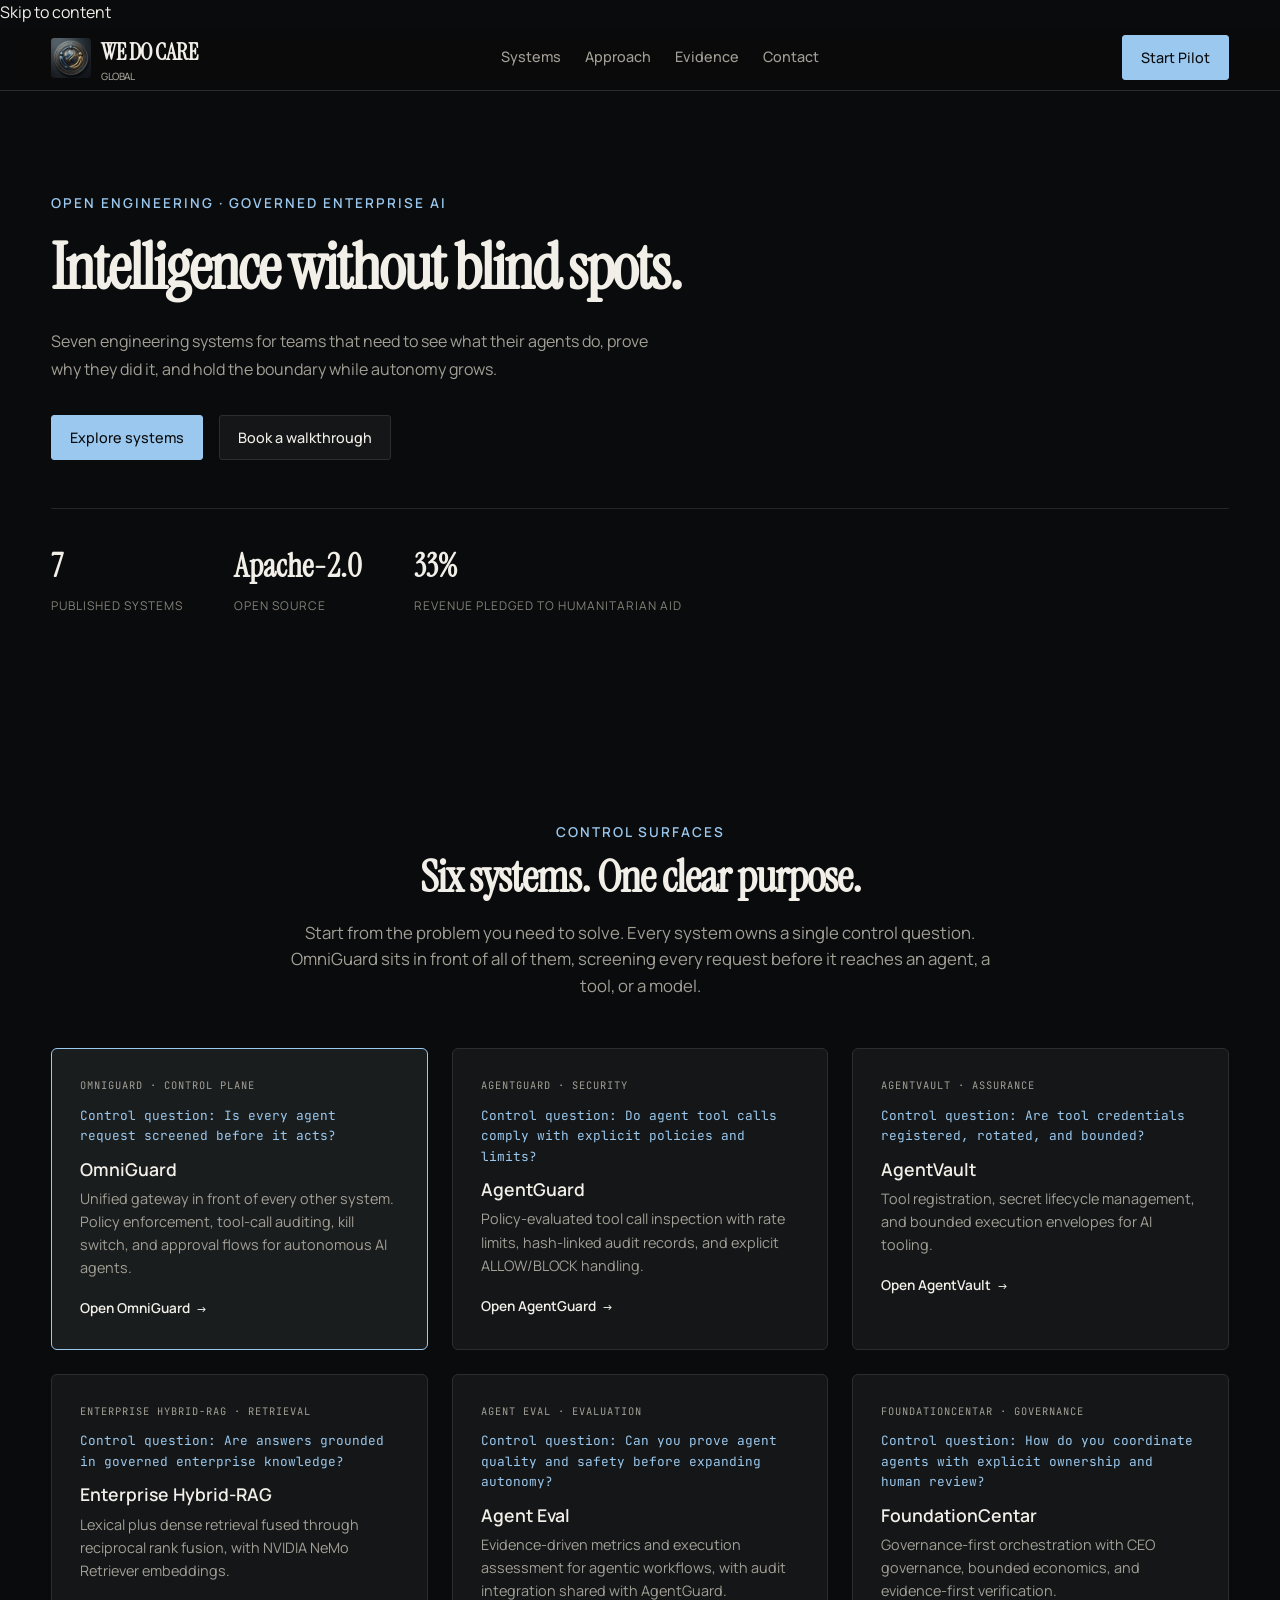
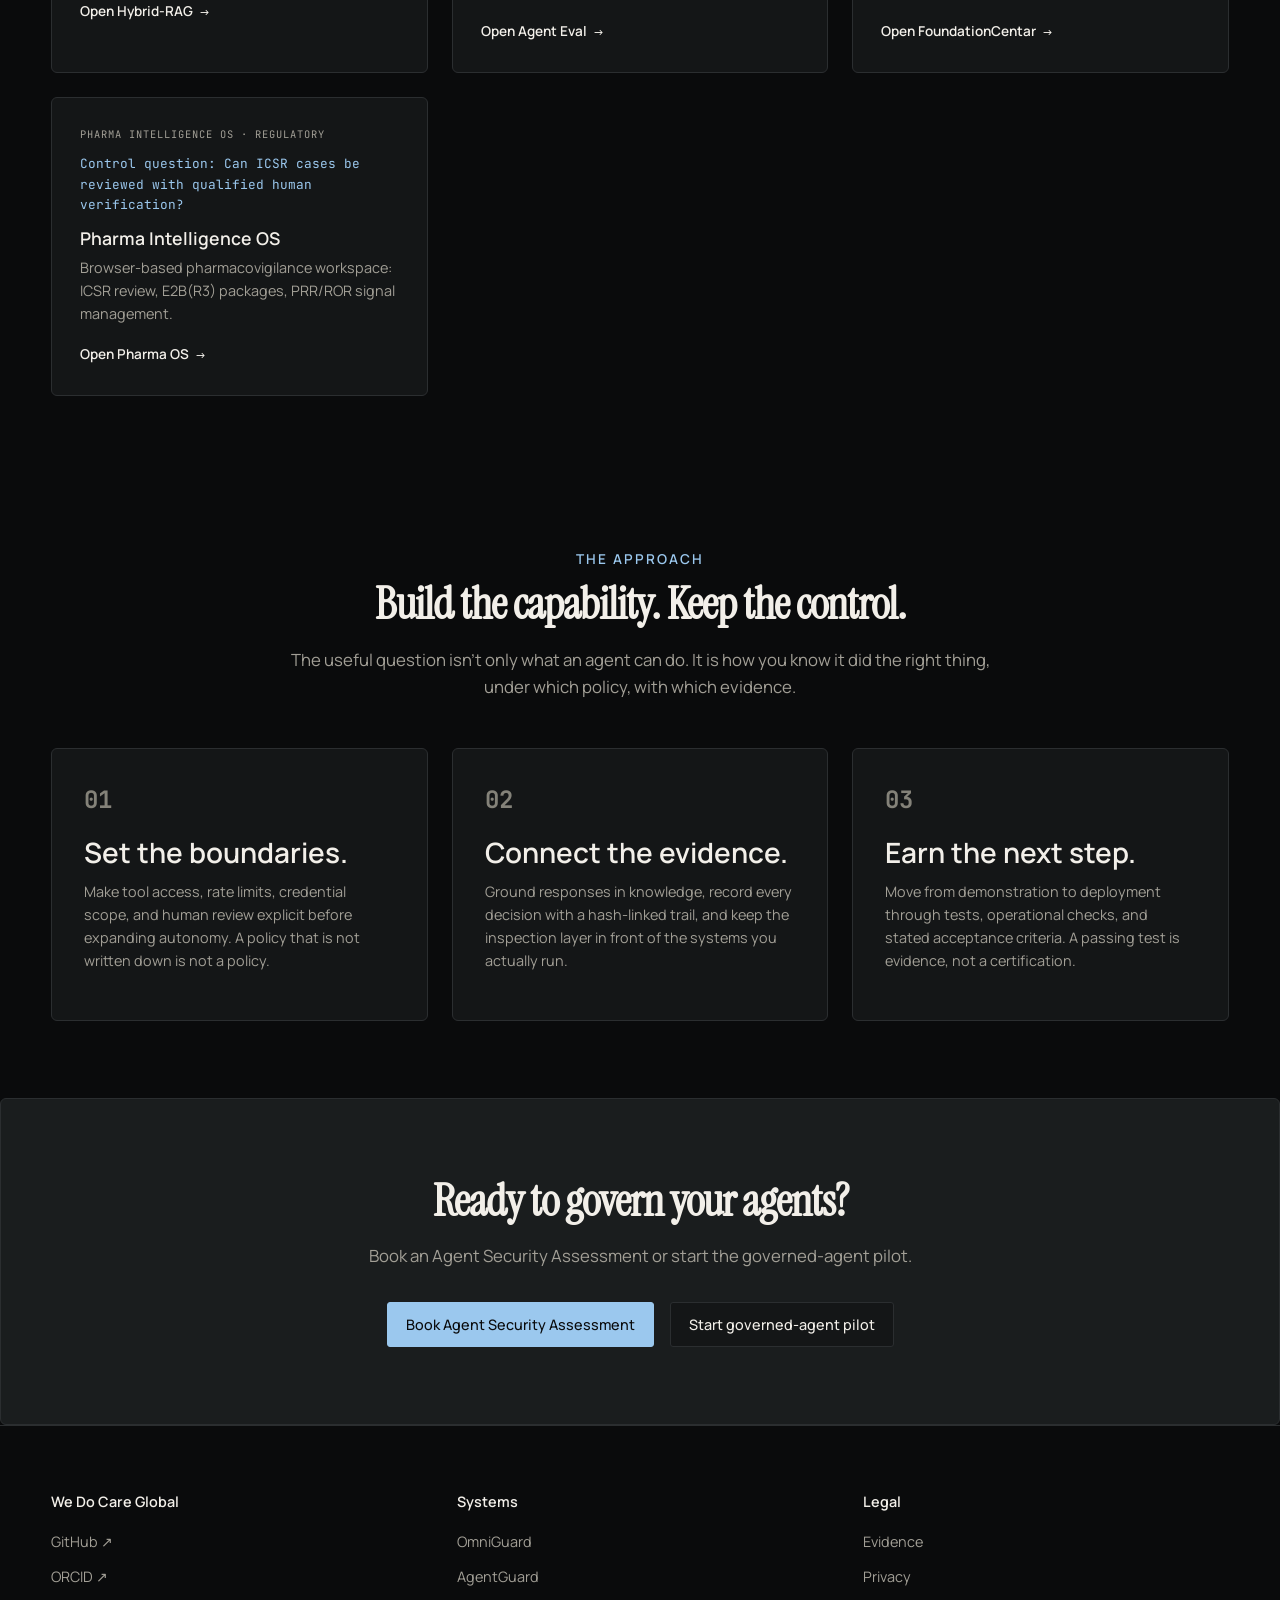
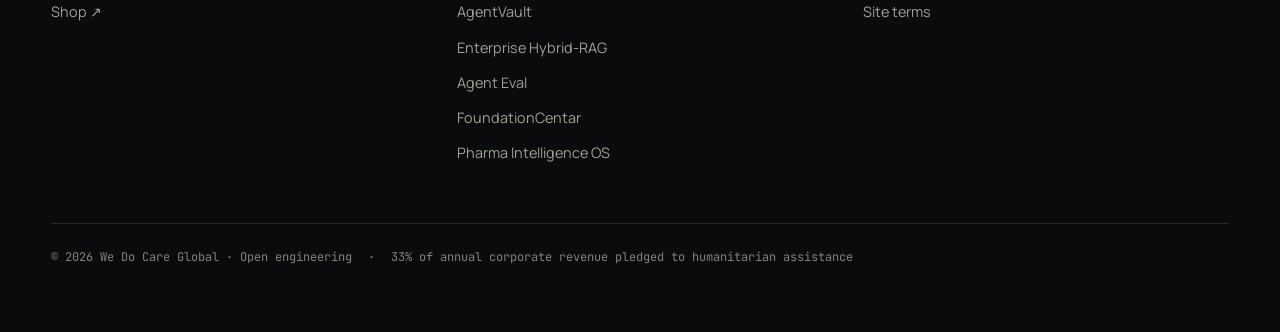
<file: preview/index.html>
<!DOCTYPE html>
<html lang="en">
<head>
<meta charset="utf-8"/>
<meta name="viewport" content="width=device-width,initial-scale=1"/>
<meta name="theme-color" content="#0a0b0c"/>
<title>We Do Care Global — Governed AI Engineering</title>
<meta name="description" content="Seven open engineering systems for governed enterprise AI: inspection layer, control plane, retrieval, evaluation, secrets, and regulatory intelligence."/>
<link rel="icon" href="../logo-small.webp"/>
<style>
  /* ==========================================================================
     We Do Care Global — design system v6 (preview)
     Warm graphite + bone + brass. Serif display, sans UI, mono technical.
     Surface: Decide/Learn (landing). One idea per section; hero is correct here.
     ========================================================================== */
  @import url('https://fonts.googleapis.com/css2?family=Instrument+Serif:ital,wght@0,400;0,700;1,400&family=Manrope:wght@400;500;600;700&family=JetBrains+Mono:wght@400;500&display=swap');

  :root{
    --ink:#0a0b0c;
    --ink-2:#0f1112;
    --surface:#141617;
    --surface-2:#1a1d1e;
    --line:#2b2e30;
    --line-soft:#232628;
    --bone:#f4f1ea;
    --bone-2:#e9e4da;
    --bone-line:#d6d0c2;
    --on-bone:#14150f;
    --on-bone-muted:#55544a;
    --text:#f2efe9;
    --muted:#a29f96;
    --dim:#848279;
    --brass:#9bc8ee;
    --brass-2:#c9e4f9;
    --brass-dim:rgba(155,200,238,0.16);
    --ok:#74b98c;
    --warn:#d99a52;
    --stop:#cd7061;
    --radius:3px;
    --radius-lg:6px;
    --shell:1280px;
    --sans:'Manrope','Segoe UI',Arial,sans-serif;
    --serif:'Instrument Serif',Georgia,'Times New Roman',serif;
    --mono:'JetBrains Mono',ui-monospace,'Cascadia Mono',Consolas,monospace;
    --step:clamp(0.72rem,0.68rem+0.18vw,0.8rem);
    --shell-pad:clamp(20px,4vw,64px);
  }
  *{box-sizing:border-box;margin:0;padding:0}
  html{scroll-behavior:smooth;scroll-padding-top:100px}
  body{margin:0;background:var(--ink);color:var(--text);font-family:var(--sans);font-size:var(--step);line-height:1.6;-webkit-font-smoothing:antialiased}
  a{color:inherit;text-decoration:none}
  button,input,select,textarea{font:inherit}
  button{cursor:pointer;background:none;border:none;padding:0}
  button:focus-visible,a:focus-visible{outline:3px solid var(--brass);outline-offset:4px}
  h1,h2,h3{font-family:var(--serif);line-height:1.15}
  h1{font-size:clamp(40px,5vw,72px);font-weight:700;letter-spacing:-2px}
  h2{font-size:clamp(30px,3.5vw,48px);font-weight:700;letter-spacing:-1px}
  h3{font-size:clamp(20px,2.2vw,28px);font-weight:600}
  p{margin:0 0 1rem}
  .sr-only{position:absolute;width:1px;height:1px;padding:0;margin:-1px;overflow:hidden;clip:rect(0,0,0,0);white-space:nowrap;border:0}

  /* Header */
  header{position:sticky;top:0;z-index:50;background:rgba(10,11,12,0.8);backdrop-filter:blur(8px);border-bottom:1px solid var(--line)}
  .shell{max-width:var(--shell);margin:0 auto;padding:0 var(--shell-pad)}
  .header-wrap{display:flex;align-items:center;justify-content:space-between;height:64px}
  .brand{display:flex;align-items:center;gap:10px;font-family:var(--serif);font-weight:700;font-size:clamp(18px,1.8vw,24px);color:var(--text)}
  .brand img{width:40px;height:40px;border-radius:var(--radius);display:block}
  .brand span{letter-spacing:-0.5px}
  .brand-sub{display:block;font-size:10px;font-weight:500;font-family:var(--sans);letter-spacing:2px;color:var(--muted);line-height:1}
  nav{display:flex;gap:24px;align-items:center}
  nav a{font-size:0.9rem;color:var(--muted);font-weight:500;padding:6px 0;border-bottom:2px solid transparent;transition:border-color .2s}
  nav a:hover,nav a[aria-current="page"]{color:var(--text);border-bottom-color:var(--brass)}
  .button{display:inline-flex;align-items:center;justify-content:center;gap:8px;border:1px solid var(--line);background:var(--surface);color:var(--text);padding:10px 18px;border-radius:var(--radius);font-size:0.9rem;font-weight:500;font-family:var(--sans);transition:all .2s}
  .button:hover{border-color:var(--brass);background:var(--surface-2)}
  .button.primary{background:var(--brass);color:var(--ink);border-color:var(--brass)}
  .button.primary:hover{background:var(--brass-2)}
  .button.small{padding:8px 14px;font-size:0.85rem}
  .button.full-width{width:100%}
  .menu{display:none;background:none;border:none;color:var(--text);font-size:1.4rem;padding:8px}

  /* Hero — Decide/Learn surface: one idea lands here */
  .hero{padding:clamp(60px,8vw,110px) var(--shell-pad) clamp(80px,10vw,140px)}
  .hero-inner{max-width:var(--shell);margin:0 auto}
  .eyebrow{font-family:var(--sans);font-size:0.85rem;font-weight:600;letter-spacing:2px;color:var(--brass);text-transform:uppercase;margin-bottom:1rem;display:block}
  .hero h1{margin-bottom:1.5rem;max-width:900px}
  .lede{font-size:clamp(1rem,1.2vw,1.25rem);color:var(--muted);max-width:620px;line-height:1.7;margin-bottom:2rem}
  .hero-ctas{display:flex;gap:1rem;flex-wrap:wrap;margin-bottom:3rem}
  .hero-stat{display:flex;gap:clamp(20px,4vw,60px);padding-top:2rem;border-top:1px solid var(--line-soft)}
  .stat{font-family:var(--serif)}
  .stat .big{display:block;font-size:clamp(20px,2.5vw,32px);font-weight:700;color:var(--text)}
  .stat .label{font-family:var(--sans);font-size:0.75rem;color:var(--dim);letter-spacing:1px;text-transform:uppercase}

  /* Systems grid — Decide/Learn: aligned columns, one differentiator emphasized */
  .section{padding:clamp(50px,6vw,90px) var(--shell-pad)}
  .section-head{text-align:center;max-width:700px;margin:0 auto 3rem}
  .section-head .eyebrow{display:block;margin-bottom:0.5rem}
  .section-head h2{margin-bottom:1rem}
  .section-head p{color:var(--muted);font-size:1.05rem}
  .systems-grid{display:grid;grid-template-columns:repeat(auto-fit,minmax(280px,1fr));gap:1.5rem;max-width:var(--shell);margin:0 auto}
  .system-card{border:1px solid var(--line);background:var(--surface);border-radius:var(--radius-lg);padding:1.75rem;transition:transform .2s,border-color .2s}
  .system-card:hover{border-color:var(--brass);transform:translateY(-4px)}
  .system-card.featured{border-color:var(--brass);background:var(--surface-2)}
  .system-tag{font-family:var(--mono);font-size:0.65rem;letter-spacing:1px;color:var(--muted);text-transform:uppercase;margin-bottom:0.75rem;display:block}
  .system-card h3{font-family:var(--sans);font-weight:600;font-size:1.1rem;margin-bottom:0.5rem}
  .system-card p{font-size:0.9rem;color:var(--muted);margin-bottom:1rem;line-height:1.6}
  .system-card .control-q{font-family:var(--mono);font-size:0.8rem;color:var(--brass);margin-bottom:0.75rem;display:block}
  .system-link{display:inline-flex;align-items:center;gap:6px;font-family:var(--sans);font-size:0.85rem;font-weight:600;color:var(--text)}
  .system-link::after{content:"→";font-size:0.7rem}

  /* Approach — numbered, one idea per section */
  .approach-grid{display:grid;grid-template-columns:repeat(auto-fit,minmax(260px,1fr));gap:1.5rem;max-width:var(--shell);margin:0 auto}
  .approach-card{padding:2rem;border:1px solid var(--line);background:var(--surface);border-radius:var(--radius-lg)}
  .approach-num{font-family:var(--mono);font-size:1.5rem;font-weight:700;color:var(--dim);margin-bottom:1rem;display:block}
  .approach-card h3{font-family:var(--sans);font-weight:600;margin-bottom:0.75rem}
  .approach-card p{font-size:0.9rem;color:var(--muted);line-height:1.6}

  /* CTA */
  .cta{border:1px solid var(--line);background:var(--surface-2);border-radius:var(--radius-lg);padding:clamp(40px,6vw,80px) var(--shell-pad);text-align:center}
  .cta h2{margin-bottom:1rem}
  .cta p{color:var(--muted);max-width:560px;margin:0 auto 2rem;font-size:1.05rem}
  .cta-group{display:flex;gap:1rem;justify-content:center;flex-wrap:wrap}

  /* Footer */
  footer{border-top:1px solid var(--line);padding:clamp(40px,5vw,70px) var(--shell-pad)}
  .footer-grid{display:grid;grid-template-columns:repeat(auto-fit,minmax(200px,1fr));gap:2.5rem;max-width:var(--shell);margin:0 auto}
  .footer-col h4{font-family:var(--sans);font-weight:600;font-size:0.9rem;color:var(--text);margin-bottom:1rem}
  .footer-col ul{list-style:none}
  .footer-col li{margin-bottom:0.6rem}
  .footer-col a{font-size:0.9rem;color:var(--muted);transition:color .2s}
  .footer-col a:hover{color:var(--brass)}
  .footer-bottom{margin-top:3rem;border-top:1px solid var(--line-soft);padding-top:1.5rem;font-family:var(--mono);font-size:0.75rem;color:var(--dim)}
  .footer-bottom .row{display:flex;flex-wrap:wrap;gap:1rem;align-items:center}

  @media(max-width:768px){
    nav{display:none;position:absolute;top:64px;left:0;right:0;background:var(--ink);border-bottom:1px solid var(--line);padding:1rem var(--shell-pad);flex-direction:column;gap:0}
    nav.open{display:flex}
    nav a{border-bottom:none;padding:12px 0;color:var(--text)}
    .menu{display:block}
    .hero{padding:clamp(40px,6vw,70px) var(--shell-pad) clamp(60px,8vw,90px)}
    .hero h1{font-size:clamp(32px,10vw,48px)}
    .systems-grid{grid-template-columns:1fr}
    .approach-grid{grid-template-columns:1fr}
  }
  @media(prefers-reduced-motion:reduce){*,*:before,*:after{animation:none!important;transition:none!important}}
</style>
</head>
<body>
<a class="skip" href="#main">Skip to content</a>
<header>
  <div class="shell">
    <div class="header-wrap">
      <a class="brand" href="#main" aria-label="We Do Care Global home">
        <img src="../logo-small.webp" width="40" height="40" alt="We Do Care Global logo"/>
        <span>WE DO CARE<span class="brand-sub">GLOBAL</span></span>
      </a>
      <button class="menu" aria-controls="main-nav" aria-label="Toggle navigation" aria-expanded="false">☰</button>
      <nav id="main-nav" aria-label="Main navigation">
        <a href="#systems">Systems</a>
        <a href="#approach">Approach</a>
        <a href="#proof">Evidence</a>
        <a href="#contact">Contact</a>
      </nav>
      <a class="button primary" href="#contact">Start Pilot</a>
    </div>
  </div>
</header>

<main id="main">
  <!-- Hero — Decide/Learn: one idea lands here -->
  <section class="hero">
    <div class="hero-inner">
      <span class="eyebrow">Open engineering · Governed enterprise AI</span>
      <h1>Intelligence without blind spots.</h1>
      <p class="lede">Seven engineering systems for teams that need to see what their agents do, prove why they did it, and hold the boundary while autonomy grows.</p>
      <div class="hero-ctas">
        <a class="button primary" href="#systems">Explore systems</a>
        <a class="button" href="#contact">Book a walkthrough</a>
      </div>
      <div class="hero-stat">
        <div class="stat"><span class="big">7</span><span class="label">Published systems</span></div>
        <div class="stat"><span class="big">Apache-2.0</span><span class="label">Open source</span></div>
        <div class="stat"><span class="big">33%</span><span class="label">Revenue pledged to humanitarian aid</span></div>
      </div>
    </div>
  </section>

  <!-- Systems — Decide/Learn: aligned columns, one differentiator emphasized -->
  <section class="section" id="systems">
    <div class="section-head">
      <span class="eyebrow">Control surfaces</span>
      <h2>Six systems. One clear purpose.</h2>
      <p>Start from the problem you need to solve. Every system owns a single control question. OmniGuard sits in front of all of them, screening every request before it reaches an agent, a tool, or a model.</p>
    </div>
    <div class="systems-grid">
      <article class="system-card featured">
        <span class="system-tag">OmniGuard · Control plane</span>
        <span class="control-q">Control question: Is every agent request screened before it acts?</span>
        <h3>OmniGuard</h3>
        <p>Unified gateway in front of every other system. Policy enforcement, tool-call auditing, kill switch, and approval flows for autonomous AI agents.</p>
        <a class="system-link" href="../omniguard.html">Open OmniGuard</a>
      </article>
      <article class="system-card">
        <span class="system-tag">AgentGuard · Security</span>
        <span class="control-q">Control question: Do agent tool calls comply with explicit policies and limits?</span>
        <h3>AgentGuard</h3>
        <p>Policy-evaluated tool call inspection with rate limits, hash-linked audit records, and explicit ALLOW/BLOCK handling.</p>
        <a class="system-link" href="../agentguard.html">Open AgentGuard</a>
      </article>
      <article class="system-card">
        <span class="system-tag">AgentVault · Assurance</span>
        <span class="control-q">Control question: Are tool credentials registered, rotated, and bounded?</span>
        <h3>AgentVault</h3>
        <p>Tool registration, secret lifecycle management, and bounded execution envelopes for AI tooling.</p>
        <a class="system-link" href="../agentvault.html">Open AgentVault</a>
      </article>
      <article class="system-card">
        <span class="system-tag">Enterprise Hybrid-RAG · Retrieval</span>
        <span class="control-q">Control question: Are answers grounded in governed enterprise knowledge?</span>
        <h3>Enterprise Hybrid-RAG</h3>
        <p>Lexical plus dense retrieval fused through reciprocal rank fusion, with NVIDIA NeMo Retriever embeddings.</p>
        <a class="system-link" href="../enterprise-hybrid-rag.html">Open Hybrid-RAG</a>
      </article>
      <article class="system-card">
        <span class="system-tag">Agent Eval · Evaluation</span>
        <span class="control-q">Control question: Can you prove agent quality and safety before expanding autonomy?</span>
        <h3>Agent Eval</h3>
        <p>Evidence-driven metrics and execution assessment for agentic workflows, with audit integration shared with AgentGuard.</p>
        <a class="system-link" href="../agent-eval.html">Open Agent Eval</a>
      </article>
      <article class="system-card">
        <span class="system-tag">FoundationCentar · Governance</span>
        <span class="control-q">Control question: How do you coordinate agents with explicit ownership and human review?</span>
        <h3>FoundationCentar</h3>
        <p>Governance-first orchestration with CEO governance, bounded economics, and evidence-first verification.</p>
        <a class="system-link" href="../foundationcentar.html">Open FoundationCentar</a>
      </article>
      <article class="system-card">
        <span class="system-tag">Pharma Intelligence OS · Regulatory</span>
        <span class="control-q">Control question: Can ICSR cases be reviewed with qualified human verification?</span>
        <h3>Pharma Intelligence OS</h3>
        <p>Browser-based pharmacovigilance workspace: ICSR review, E2B(R3) packages, PRR/ROR signal management.</p>
        <a class="system-link" href="../pharma-intelligence-os.html">Open Pharma OS</a>
      </article>
    </div>
  </section>

  <!-- Approach — Operate-ish: numbered steps, one idea each -->
  <section class="section" id="approach">
    <div class="section-head">
      <span class="eyebrow">The approach</span>
      <h2>Build the capability. Keep the control.</h2>
      <p>The useful question isn't only what an agent can do. It is how you know it did the right thing, under which policy, with which evidence.</p>
    </div>
    <div class="approach-grid">
      <article class="approach-card">
        <span class="approach-num">01</span>
        <h3>Set the boundaries.</h3>
        <p>Make tool access, rate limits, credential scope, and human review explicit before expanding autonomy. A policy that is not written down is not a policy.</p>
      </article>
      <article class="approach-card">
        <span class="approach-num">02</span>
        <h3>Connect the evidence.</h3>
        <p>Ground responses in knowledge, record every decision with a hash-linked trail, and keep the inspection layer in front of the systems you actually run.</p>
      </article>
      <article class="approach-card">
        <span class="approach-num">03</span>
        <h3>Earn the next step.</h3>
        <p>Move from demonstration to deployment through tests, operational checks, and stated acceptance criteria. A passing test is evidence, not a certification.</p>
      </article>
    </div>
  </section>

  <!-- CTA -->
  <section class="cta" id="contact">
    <h2>Ready to govern your agents?</h2>
    <p>Book an Agent Security Assessment or start the governed-agent pilot.</p>
    <div class="cta-group">
      <a class="button primary" href="#contact">Book Agent Security Assessment</a>
      <a class="button" href="../omniguard.html">Start governed-agent pilot</a>
    </div>
  </section>

  <footer>
    <div class="footer-grid">
      <div class="footer-col">
        <h4>We Do Care Global</h4>
        <ul>
          <li><a href="https://github.com/WeDoCareGlobal" target="_blank" rel="noopener">GitHub ↗</a></li>
          <li><a href="https://orcid.org/0009-0009-8515-2727" target="_blank" rel="noopener">ORCID ↗</a></li>
          <li><a href="https://shop.wedocare-global.com/" target="_blank" rel="noopener">Shop ↗</a></li>
        </ul>
      </div>
      <div class="footer-col">
        <h4>Systems</h4>
        <ul>
          <li><a href="../omniguard.html">OmniGuard</a></li>
          <li><a href="../agentguard.html">AgentGuard</a></li>
          <li><a href="../agentvault.html">AgentVault</a></li>
          <li><a href="../enterprise-hybrid-rag.html">Enterprise Hybrid-RAG</a></li>
          <li><a href="../agent-eval.html">Agent Eval</a></li>
          <li><a href="../foundationcentar.html">FoundationCentar</a></li>
          <li><a href="../pharma-intelligence-os.html">Pharma Intelligence OS</a></li>
        </ul>
      </div>
      <div class="footer-col">
        <h4>Legal</h4>
        <ul>
          <li><a href="../evidence.html">Evidence</a></li>
          <li><a href="../privacy.html">Privacy</a></li>
          <li><a href="../terms.html">Site terms</a></li>
        </ul>
      </div>
    </div>
    <div class="footer-bottom">
      <div class="row">
        <span>© 2026 We Do Care Global · Open engineering</span>
        <span>·</span>
        <span>33% of annual corporate revenue pledged to humanitarian assistance</span>
      </div>
    </div>
  </footer>
</main>
<script>
  (function(){
    const btn=document.querySelector('.menu');
    const nav=document.getElementById('main-nav');
    let open=false;
    btn.addEventListener('click',()=>{
      open=!open;
      btn.setAttribute('aria-expanded',open);
      nav.classList.toggle('open',open);
    });
    document.querySelectorAll('nav a').forEach(a=>{
      a.addEventListener('click',()=>{open=false;btn.setAttribute('aria-expanded','false');nav.classList.remove('open');});
    });
  })();
</script>
</body>
</html>
</file>
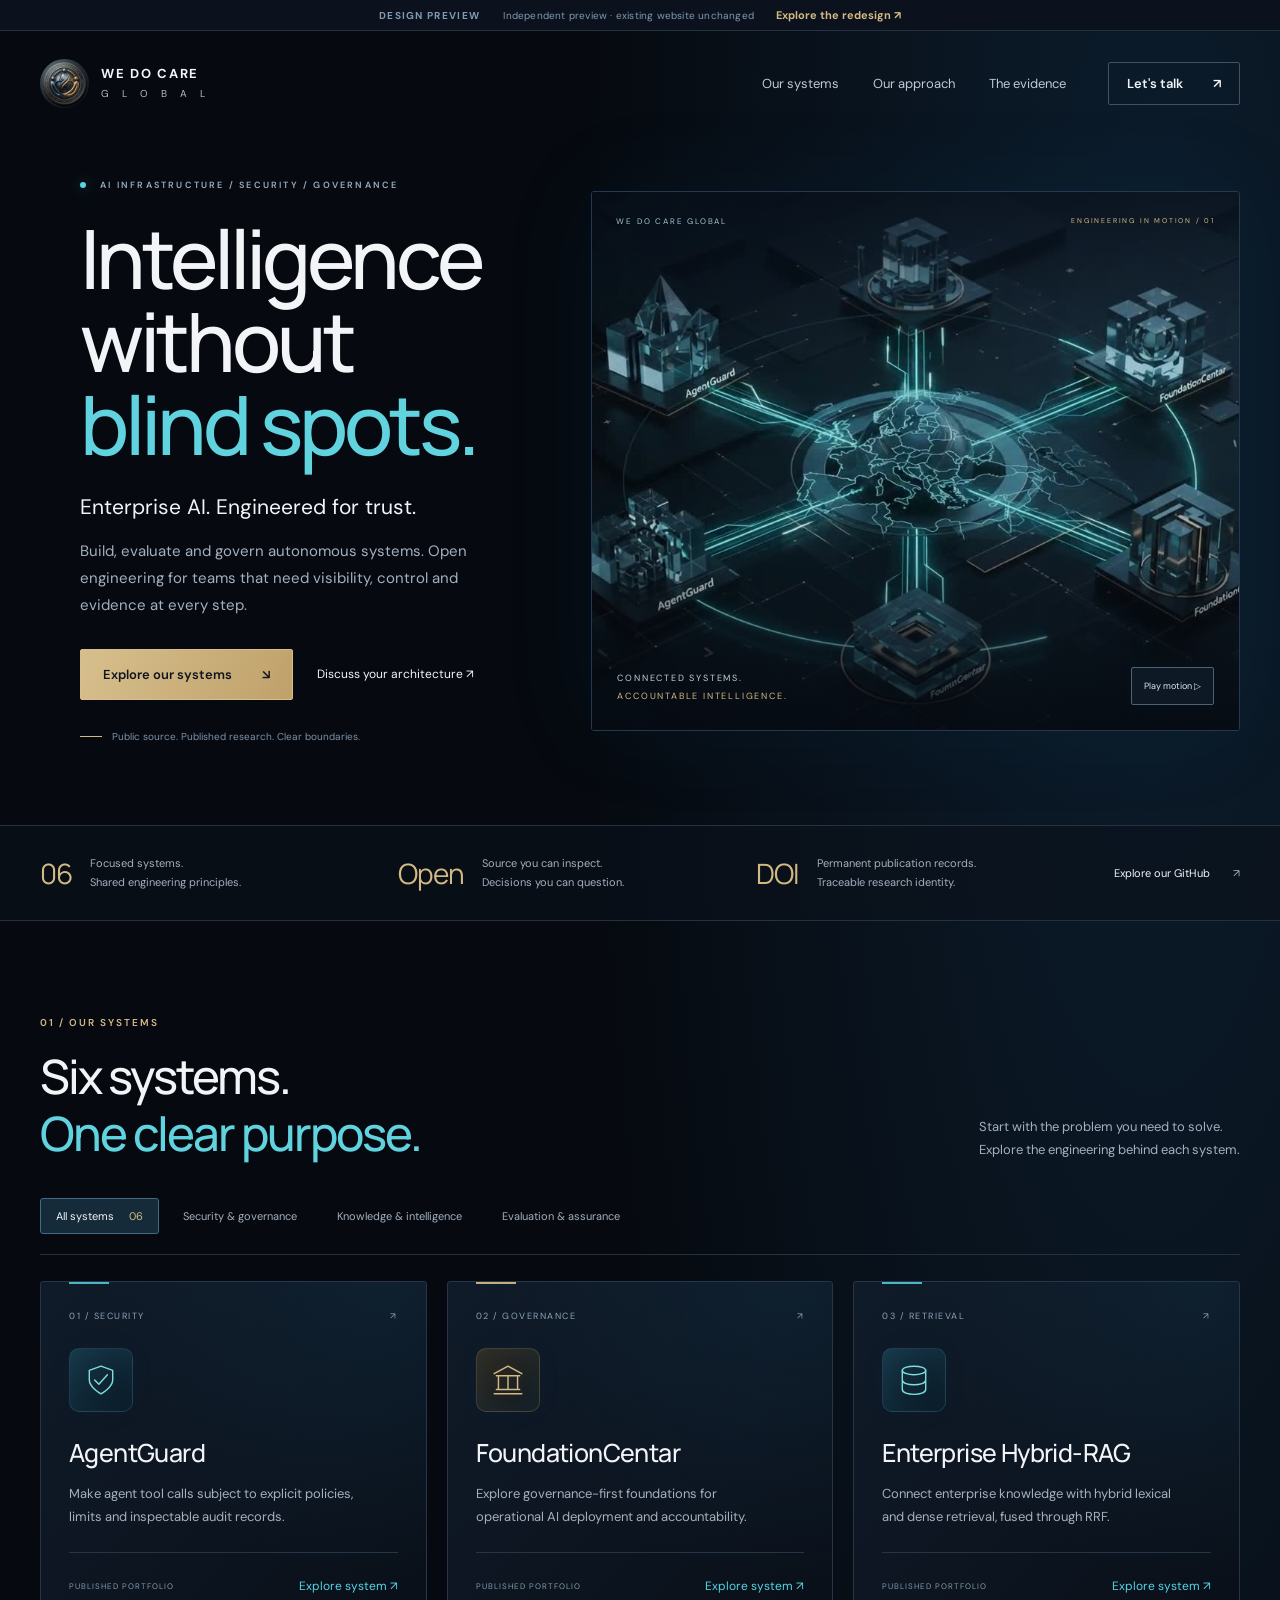
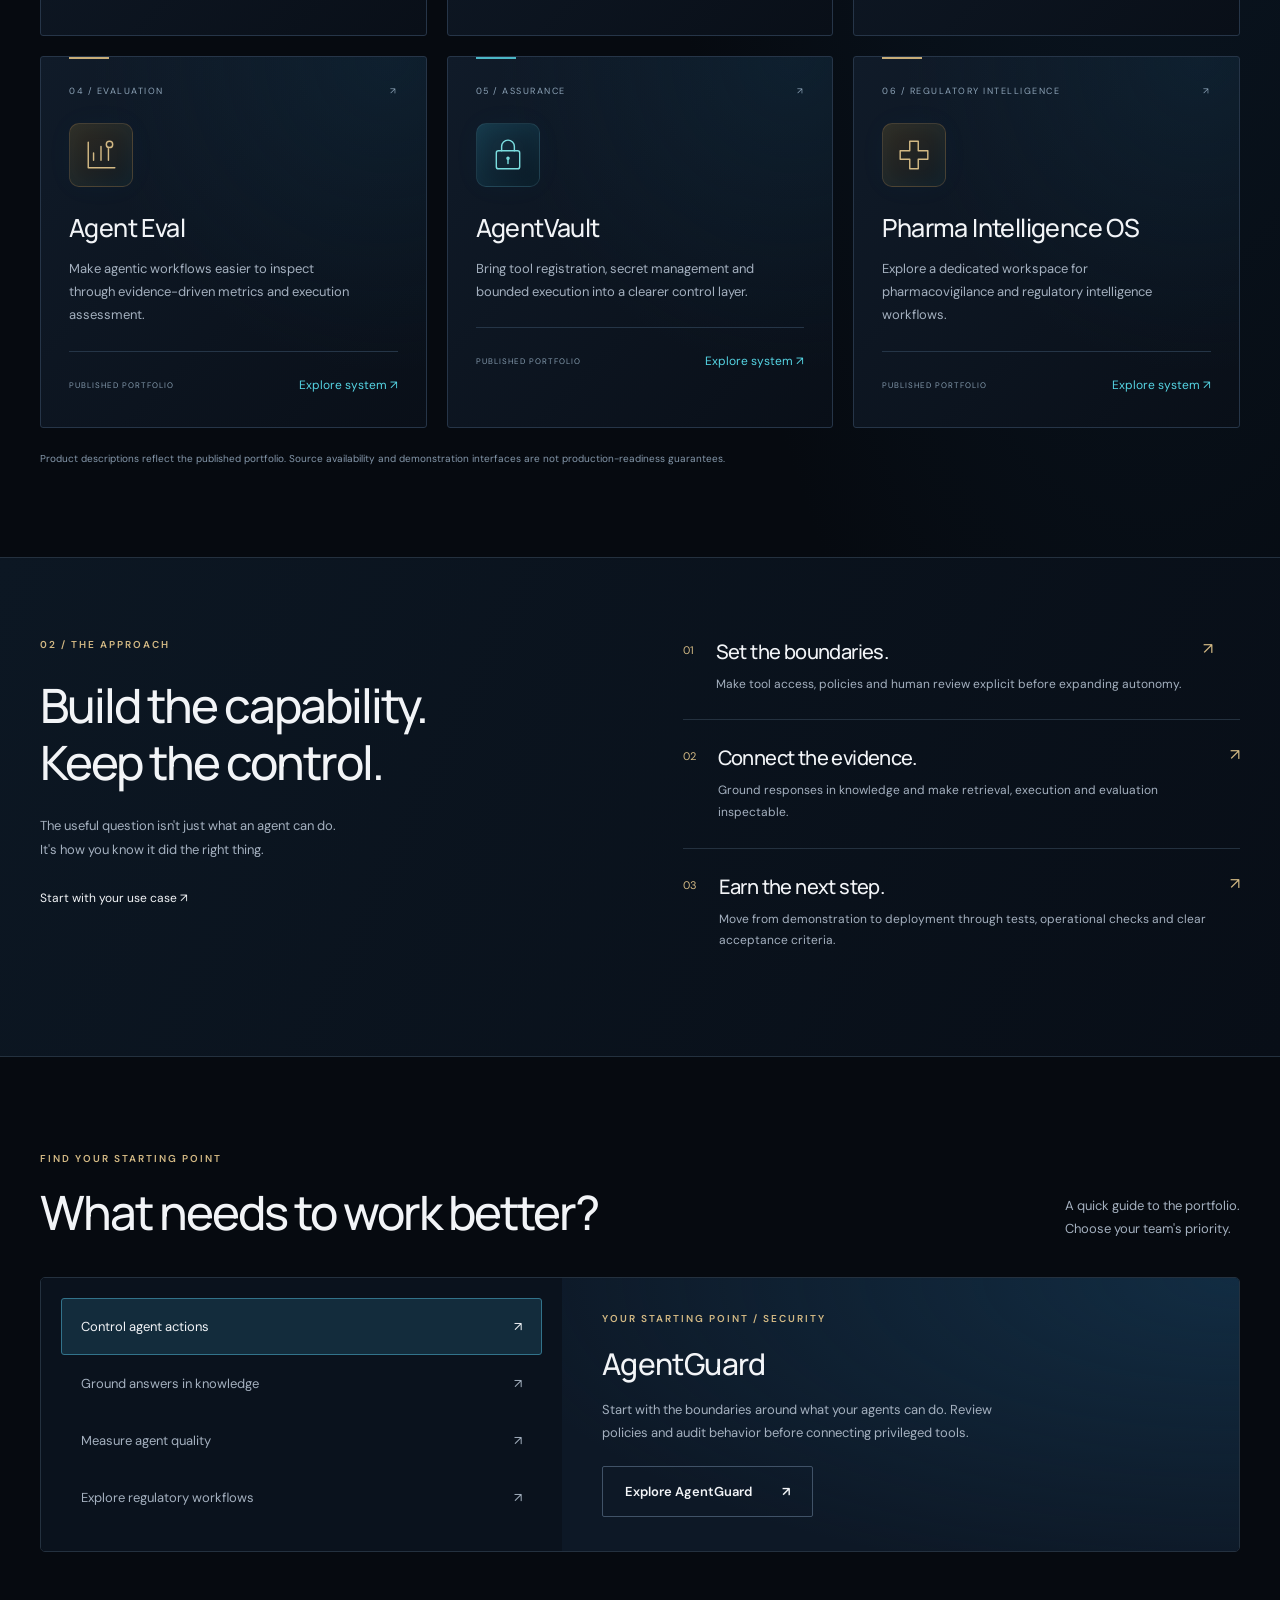
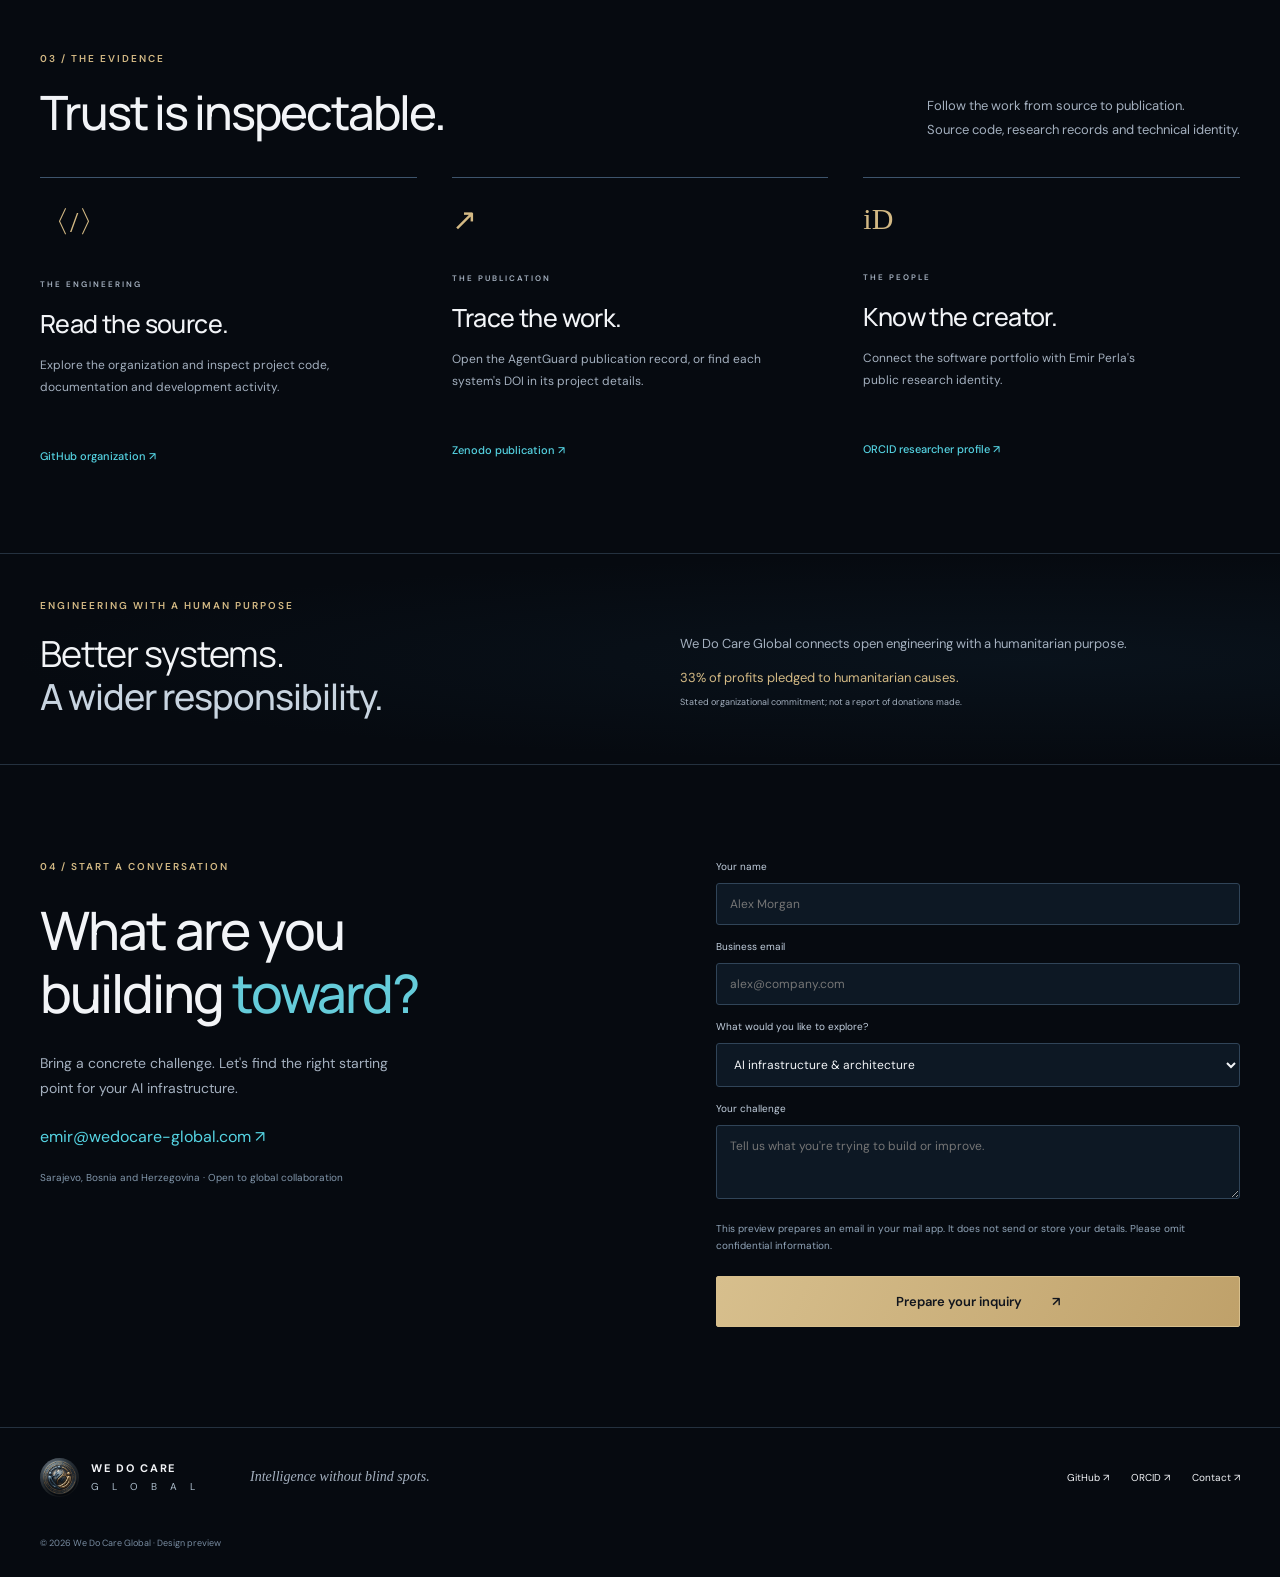
<file: previews/approved-v2/index.html>
<!doctype html>
<html lang="en"><head><meta charset="utf-8"><meta name="viewport" content="width=device-width,initial-scale=1"><meta name="theme-color" content="#081411"><meta name="description" content="Explore We Do Care Global: six open engineering systems for governed enterprise AI."><title>We Do Care Global — Intelligence, with accountability.</title><link rel="icon" href="logo.jpg"><link rel="stylesheet" href="style.css?v=2"></head>
<body><a class="skip" href="#main">Skip to content</a><div class="preview">DESIGN PREVIEW <span>Independent preview · existing website unchanged</span><a href="#systems">Explore the redesign ↗</a></div>
<header><a class="brand" href="#" aria-label="We Do Care Global home"><img src="logo.jpg" alt="We Do Care Global original logo"><span>WE DO CARE<span class="brand-sub">G L O B A L</span></span></a><nav aria-label="Main navigation"><a href="#systems">Our systems</a><a href="#approach">Our approach</a><a href="#proof">The evidence</a></nav><a class="button small" href="#contact">Let's talk <span>↗</span></a><button class="menu" aria-label="Toggle navigation" aria-expanded="false">☰</button></header>
<main id="main"><section class="hero wrap"><div class="hero-copy"><div class="eyebrow"><i></i> AI INFRASTRUCTURE / SECURITY / GOVERNANCE</div><h1>Intelligence<br>without<br><em>blind spots.</em></h1><p class="intro">Enterprise AI. Engineered for trust.</p><p class="muted hero-description">Build, evaluate and govern autonomous systems. Open engineering for teams that need visibility, control and evidence at every step.</p><div class="actions"><a class="button primary" href="#systems">Explore our systems <span>↘</span></a><a class="text-link" href="#contact">Discuss your architecture ↗</a></div><div class="hero-note"><span class="mini-line"></span> Public source. Published research. Clear boundaries.</div></div>
<div class="hero-visual"><div class="film-label"><span>WE DO CARE GLOBAL</span><span>ENGINEERING IN MOTION / 01</span></div><video id="brand-video" autoplay muted loop playsinline preload="metadata" poster="brand-poster.jpg" aria-label="We Do Care Global animated infrastructure brand film"><source src="brand-motion.mp4" type="video/mp4"></video><div class="film-vignette"></div><div class="film-footer"><span>CONNECTED SYSTEMS.<br><b>ACCOUNTABLE INTELLIGENCE.</b></span><button id="motion-toggle" aria-label="Pause brand animation">Pause motion Ⅱ</button></div></div></section>
<section class="proof-strip wrap" aria-label="Engineering principles"><div><strong>06</strong><span>Focused systems.<br>Shared engineering principles.</span></div><div><strong>Open</strong><span>Source you can inspect.<br>Decisions you can question.</span></div><div><strong>DOI</strong><span>Permanent publication records.<br>Traceable research identity.</span></div><a href="https://github.com/WeDoCareGlobal" target="_blank" rel="noopener">Explore our GitHub <span>↗</span></a></section>
<section class="systems wrap" id="systems"><div class="section-head"><div><div class="eyebrow gold">01 / OUR SYSTEMS</div><h2>Six systems.<br><em>One clear purpose.</em></h2></div><p class="muted">Start with the problem you need to solve.<br>Explore the engineering behind each system.</p></div><div class="filters" role="group" aria-label="Filter systems"><button class="active" data-filter="all" aria-pressed="true">All systems <span>06</span></button><button data-filter="control" aria-pressed="false">Security & governance</button><button data-filter="knowledge" aria-pressed="false">Knowledge & intelligence</button><button data-filter="quality" aria-pressed="false">Evaluation & assurance</button></div><div class="cards" id="cards"></div><p class="scope-note">Product descriptions reflect the published portfolio. Source availability and demonstration interfaces are not production-readiness guarantees.</p></section>
<section class="approach" id="approach"><div class="wrap approach-grid"><div><div class="eyebrow gold">02 / THE APPROACH</div><h2>Build the capability.<br>Keep the control.</h2><p class="muted">The useful question isn't just what an agent can do.<br>It's how you know it did the right thing.</p><a href="#contact" class="text-link">Start with your use case ↗</a></div><div class="principles"><article><span>01</span><div><h3>Set the boundaries.</h3><p>Make tool access, policies and human review explicit before expanding autonomy.</p></div><b>↗</b></article><article><span>02</span><div><h3>Connect the evidence.</h3><p>Ground responses in knowledge and make retrieval, execution and evaluation inspectable.</p></div><b>↗</b></article><article><span>03</span><div><h3>Earn the next step.</h3><p>Move from demonstration to deployment through tests, operational checks and clear acceptance criteria.</p></div><b>↗</b></article></div></div></section>
<section class="finder wrap"><div class="section-head"><div><div class="eyebrow gold">FIND YOUR STARTING POINT</div><h2>What needs to work better?</h2></div><p class="muted">A quick guide to the portfolio.<br>Choose your team's priority.</p></div><div class="finder-layout"><div class="choices" role="group" aria-label="Choose your priority"><button class="selected" data-choice="0" aria-pressed="true">Control agent actions <span>↗</span></button><button data-choice="2" aria-pressed="false">Ground answers in knowledge <span>↗</span></button><button data-choice="3" aria-pressed="false">Measure agent quality <span>↗</span></button><button data-choice="5" aria-pressed="false">Explore regulatory workflows <span>↗</span></button></div><div class="recommendation" id="recommendation" aria-live="polite"></div></div></section>
<section class="evidence wrap" id="proof"><div class="section-head"><div><div class="eyebrow gold">03 / THE EVIDENCE</div><h2>Trust is inspectable.</h2></div><p class="muted">Follow the work from source to publication.<br>Source code, research records and technical identity.</p></div><div class="evidence-grid"><a target="_blank" rel="noopener" href="https://github.com/WeDoCareGlobal"><span class="evidence-icon">〈/〉</span><span class="eyebrow">THE ENGINEERING</span><h3>Read the source.</h3><p>Explore the organization and inspect project code, documentation and development activity.</p><b>GitHub organization ↗</b></a><a target="_blank" rel="noopener" href="https://doi.org/10.5281/zenodo.22945778"><span class="evidence-icon">↗</span><span class="eyebrow">THE PUBLICATION</span><h3>Trace the work.</h3><p>Open the AgentGuard publication record, or find each system's DOI in its project details.</p><b>Zenodo publication ↗</b></a><a target="_blank" rel="noopener" href="https://orcid.org/0009-0009-8515-2727"><span class="evidence-icon">iD</span><span class="eyebrow">THE PEOPLE</span><h3>Know the creator.</h3><p>Connect the software portfolio with Emir Perla's public research identity.</p><b>ORCID researcher profile ↗</b></a></div></section>
<section class="purpose wrap"><div class="eyebrow gold">ENGINEERING WITH A HUMAN PURPOSE</div><p>Better systems.<br><em>A wider responsibility.</em></p><div>We Do Care Global connects open engineering with a humanitarian purpose.<span class="pledge">33% of profits pledged to humanitarian causes.</span><small>Stated organizational commitment; not a report of donations made.</small></div></section>
<section class="contact wrap" id="contact"><div><div class="eyebrow gold">04 / START A CONVERSATION</div><h2>What are you<br>building <em>toward?</em></h2><p class="muted">Bring a concrete challenge. Let's find the right starting point for your AI infrastructure.</p><a class="email" href="mailto:emir@wedocare-global.com">emir@wedocare-global.com ↗</a><p class="location">Sarajevo, Bosnia and Herzegovina · Open to global collaboration</p></div><form id="contact-form"><label for="name">Your name</label><input id="name" name="name" autocomplete="name" required placeholder="Alex Morgan"><label for="email">Business email</label><input id="email" name="email" type="email" autocomplete="email" required placeholder="alex@company.com"><label for="interest">What would you like to explore?</label><select id="interest" name="interest"><option>AI infrastructure & architecture</option><option>Agent security & governance</option><option>Knowledge & retrieval</option><option>Evaluation & observability</option><option>Pharma intelligence</option><option>Partnership</option></select><label for="message">Your challenge</label><textarea id="message" name="message" required rows="3" placeholder="Tell us what you're trying to build or improve."></textarea><p class="form-note">This preview prepares an email in your mail app. It does not send or store your details. Please omit confidential information.</p><button class="button primary" type="submit">Prepare your inquiry <span>↗</span></button><p id="form-status" role="status"></p></form></section></main>
<footer class="wrap"><a class="brand" href="#"><img src="logo.jpg" alt=""><span>WE DO CARE<span class="brand-sub">G L O B A L</span></span></a><p>Intelligence without blind spots.</p><div><a href="https://github.com/WeDoCareGlobal" target="_blank" rel="noopener">GitHub ↗</a><a href="https://orcid.org/0009-0009-8515-2727" target="_blank" rel="noopener">ORCID ↗</a><a href="#contact">Contact ↗</a></div><small>© 2026 We Do Care Global · Design preview</small></footer>
<dialog id="detail"><button class="close" aria-label="Close project details">✕</button><div id="detail-content"></div></dialog><script src="app.js?v=2"></script></body></html>
</file>
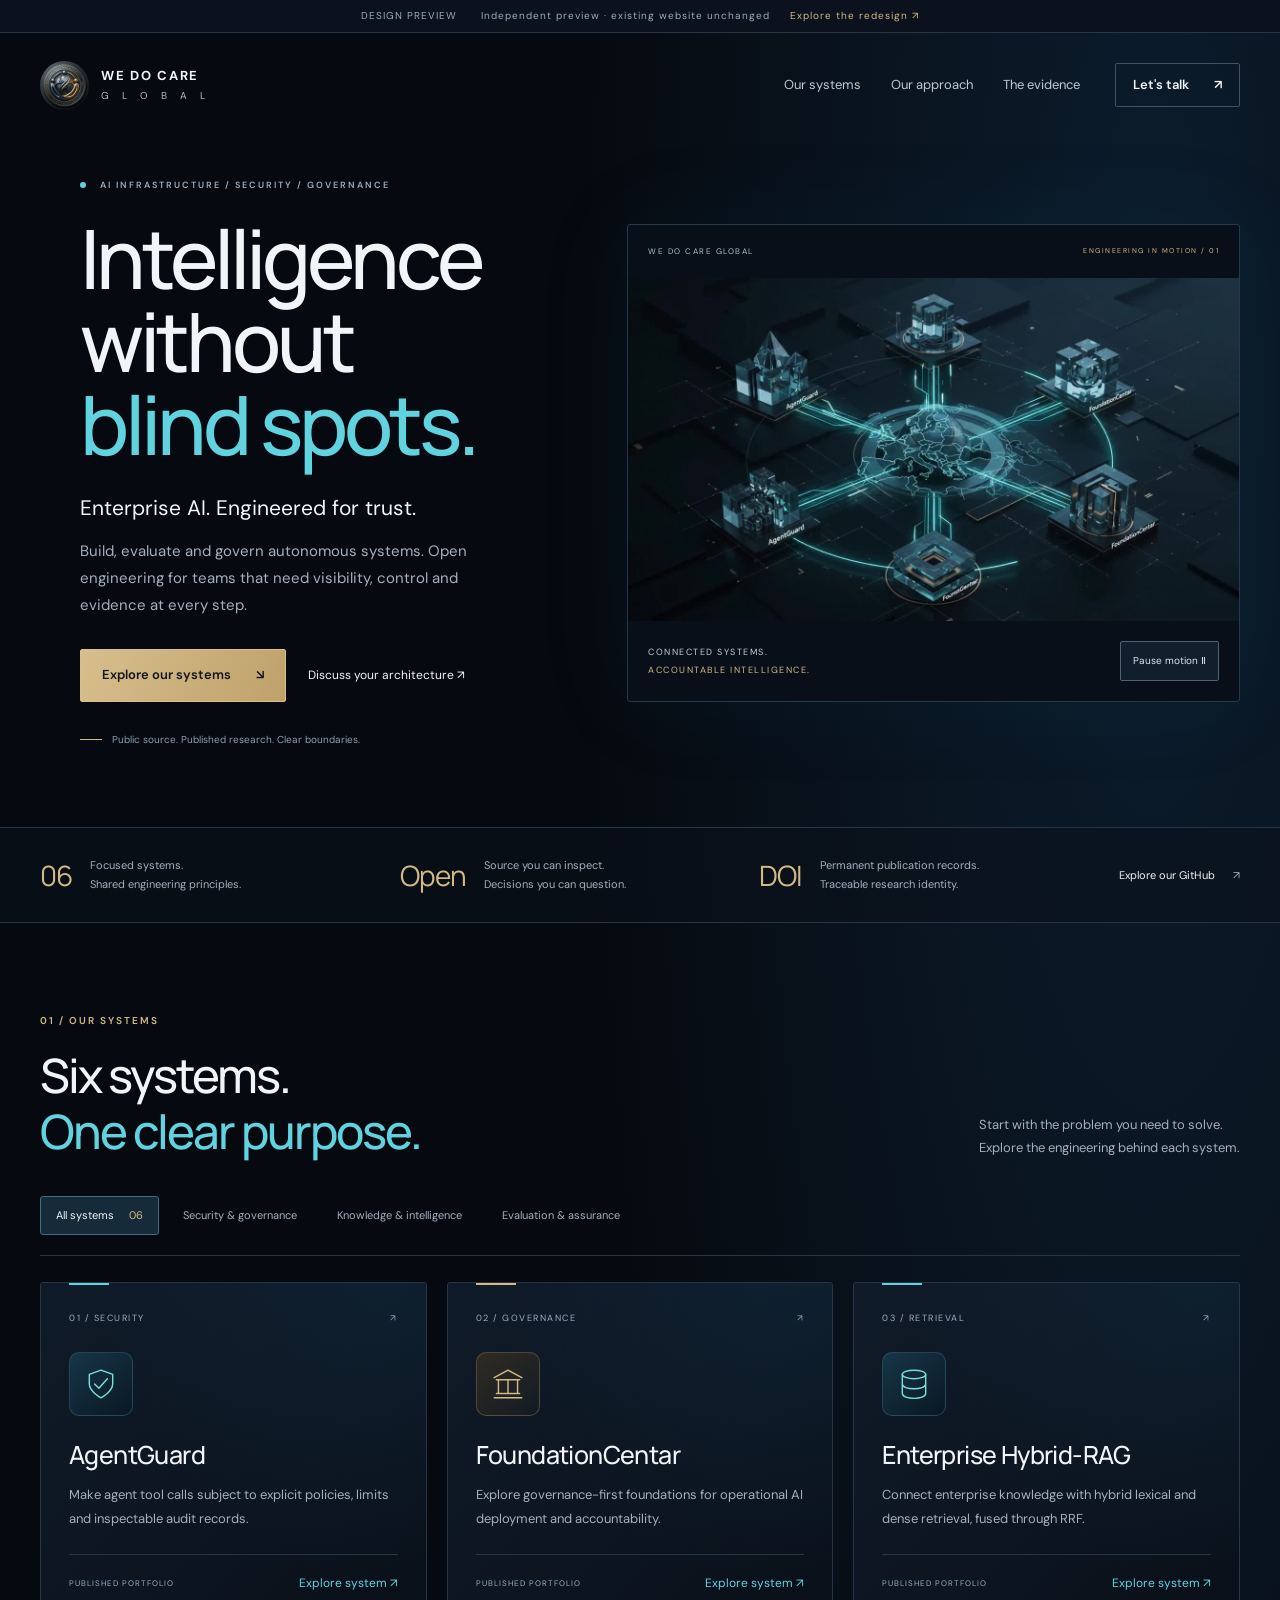
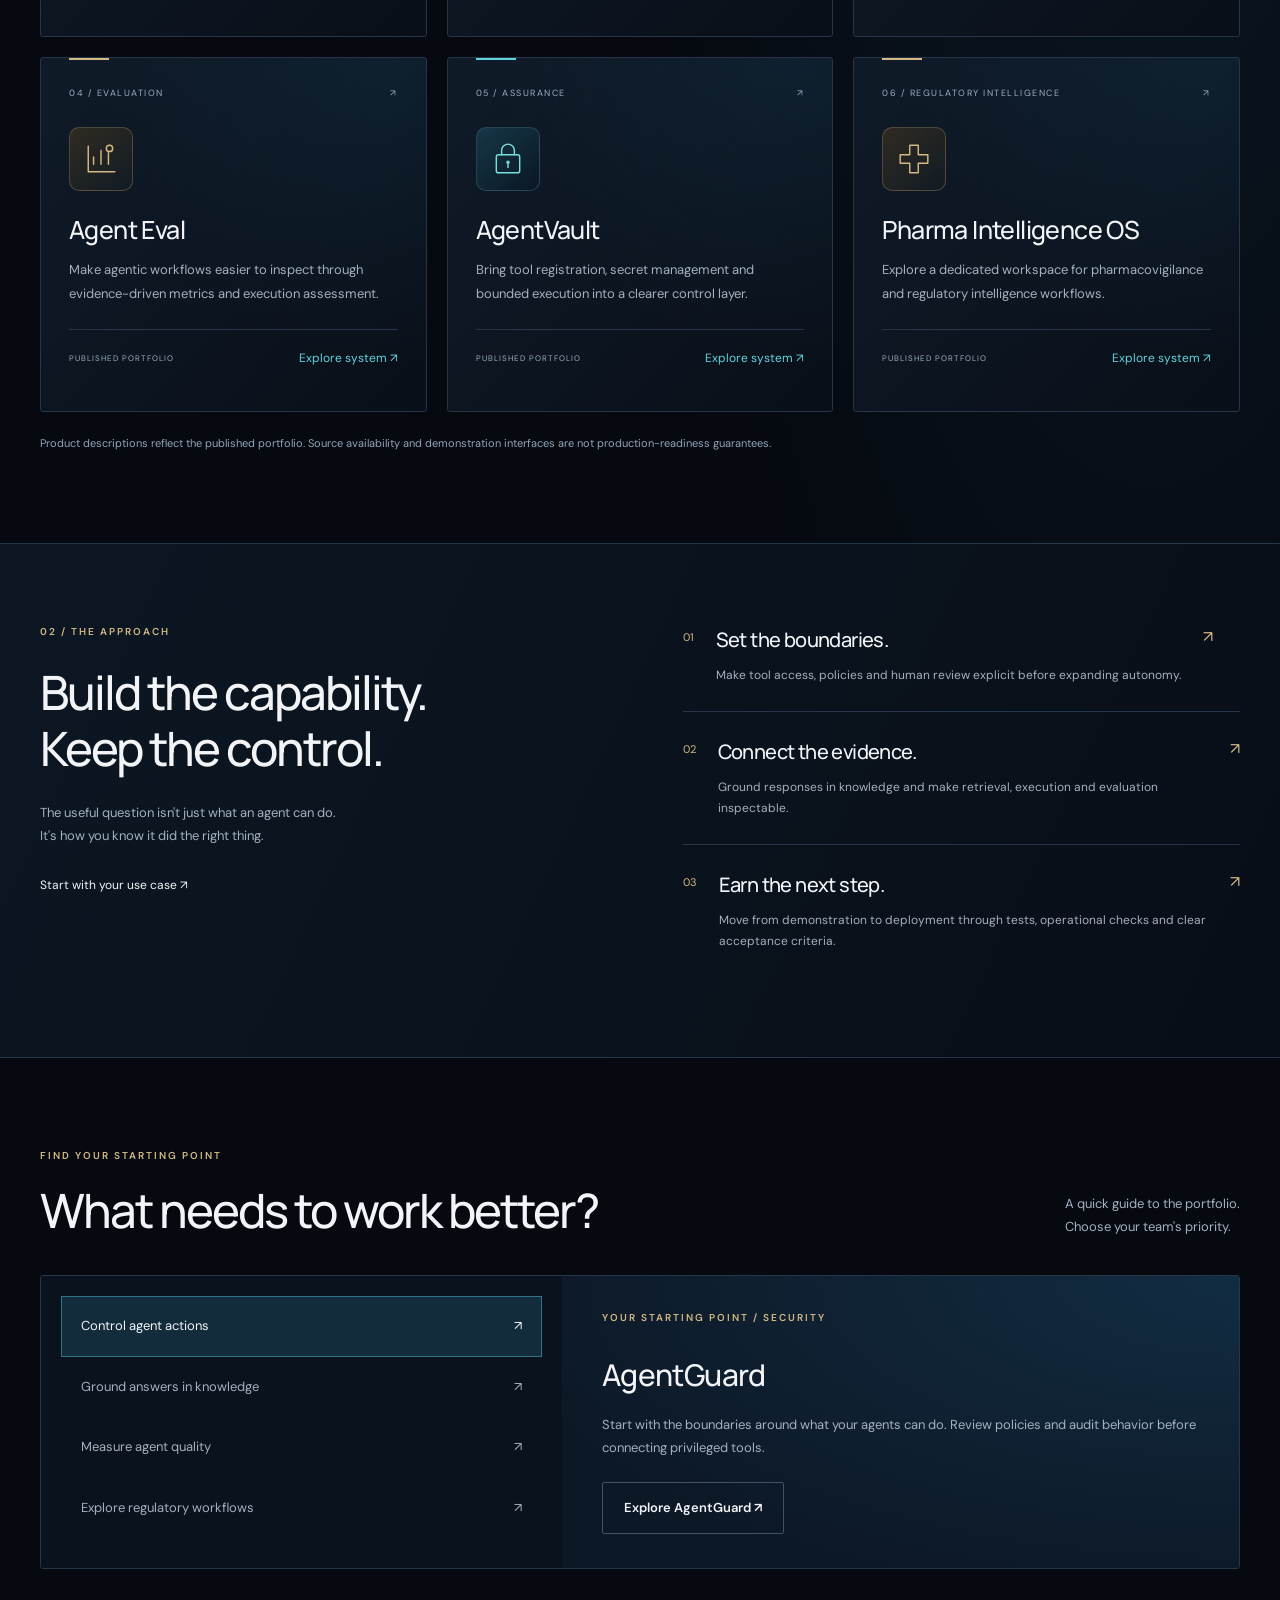
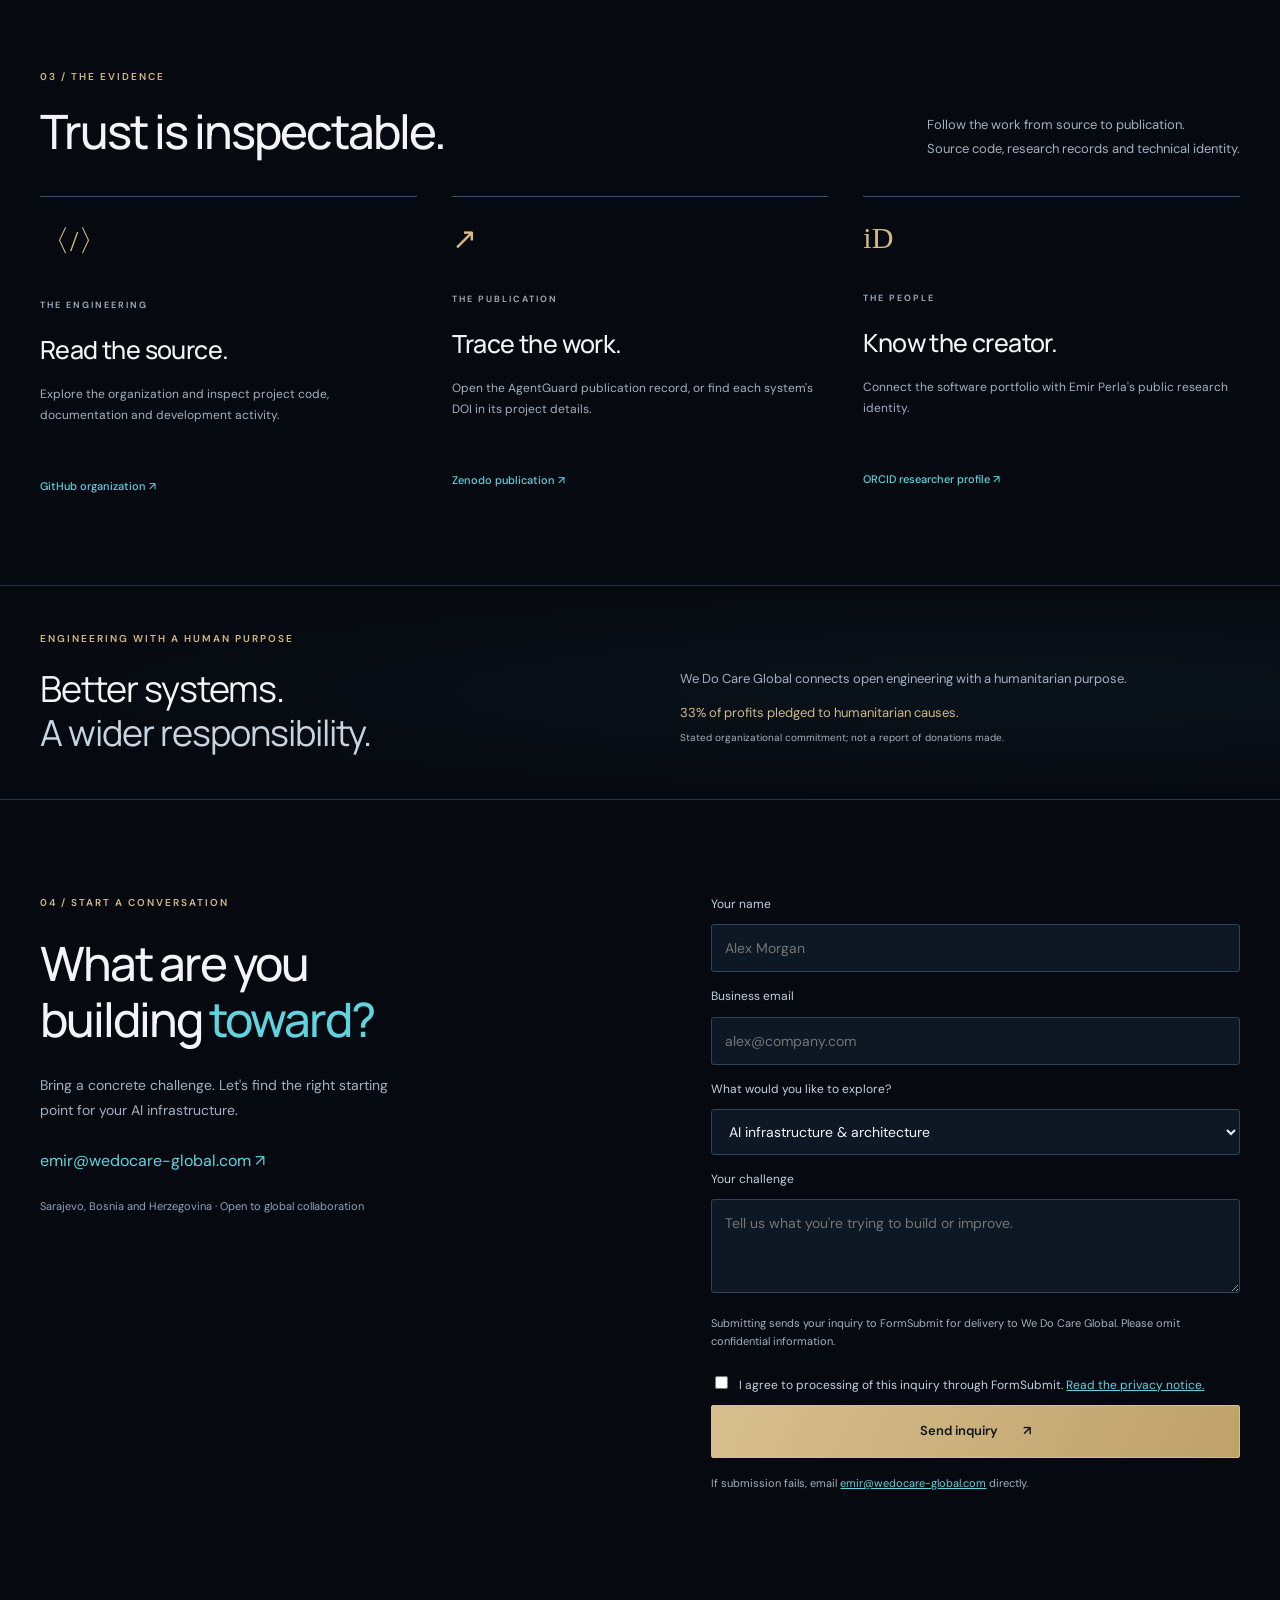
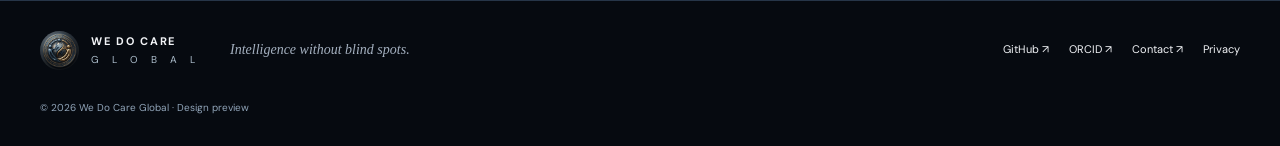
<file: previews/candidate-v3/index.html>
<!doctype html>
<html lang="en"><head><meta charset="utf-8"><meta name="viewport" content="width=device-width,initial-scale=1"><title>We Do Care Global — Intelligence without blind spots</title><meta name="description" content="Six open engineering systems for AI security, governance, retrieval, evaluation, assurance and regulatory intelligence."><meta name="robots" content="noindex,nofollow"><link rel="canonical" href="https://wedocare-global.com/"><meta name="theme-color" content="#060a10"><meta property="og:type" content="website"><meta property="og:site_name" content="We Do Care Global"><meta property="og:title" content="We Do Care Global — Intelligence without blind spots"><meta property="og:description" content="Six open engineering systems for AI security, governance, retrieval, evaluation, assurance and regulatory intelligence."><meta property="og:url" content="https://wedocare-global.com/"><meta property="og:image" content="https://wedocare-global.com/brand-poster.jpg"><meta property="og:image:width" content="1280"><meta property="og:image:height" content="720"><meta name="twitter:card" content="summary_large_image"><link rel="icon" href="logo.jpg"><link rel="stylesheet" href="style.css"><script type="application/ld+json">{"@context": "https://schema.org", "@type": "Organization", "name": "We Do Care Global", "url": "https://wedocare-global.com/", "logo": "https://wedocare-global.com/logo.jpg", "sameAs": ["https://github.com/WeDoCareGlobal", "https://orcid.org/0009-0009-8515-2727"]}</script></head>
<body><a class="skip" href="#main">Skip to content</a><div class="preview">DESIGN PREVIEW <span>Independent preview · existing website unchanged</span><a href="#systems">Explore the redesign ↗</a></div>
<header><a class="brand" href="#" aria-label="We Do Care Global home"><img src="logo.jpg" alt="We Do Care Global original logo"><span>WE DO CARE<span class="brand-sub">G L O B A L</span></span></a><nav id="main-nav" aria-label="Main navigation"><a href="#systems">Our systems</a><a href="#approach">Our approach</a><a href="#proof">The evidence</a></nav><a class="button small" href="#contact">Let's talk <span>↗</span></a><button class="menu" aria-controls="main-nav" aria-label="Toggle navigation" aria-expanded="false">☰</button></header>
<main id="main"><section class="hero wrap"><div class="hero-copy"><div class="eyebrow"><i></i> AI INFRASTRUCTURE / SECURITY / GOVERNANCE</div><h1>Intelligence<br>without<br><em>blind spots.</em></h1><p class="intro">Enterprise AI. Engineered for trust.</p><p class="muted hero-description">Build, evaluate and govern autonomous systems. Open engineering for teams that need visibility, control and evidence at every step.</p><div class="actions"><a class="button primary" href="#systems">Explore our systems <span>↘</span></a><a class="text-link" href="#contact">Discuss your architecture ↗</a></div><div class="hero-note"><span class="mini-line"></span> Public source. Published research. Clear boundaries.</div></div>
<div class="hero-visual"><div class="film-label"><span>WE DO CARE GLOBAL</span><span>ENGINEERING IN MOTION / 01</span></div><video id="brand-video" muted loop playsinline preload="none" poster="brand-poster.jpg" aria-label="We Do Care Global animated infrastructure brand film"><source src="brand-motion.mp4" type="video/mp4"></video><div class="film-vignette"></div><div class="film-footer"><span>CONNECTED SYSTEMS.<br><b>ACCOUNTABLE INTELLIGENCE.</b></span><button hidden id="motion-toggle" aria-label="Play brand animation">Play motion ▷</button></div></div></section>
<section class="proof-strip wrap" aria-label="Engineering principles"><div><strong>06</strong><span>Focused systems.<br>Shared engineering principles.</span></div><div><strong>Open</strong><span>Source you can inspect.<br>Decisions you can question.</span></div><div><strong>DOI</strong><span>Permanent publication records.<br>Traceable research identity.</span></div><a href="https://github.com/WeDoCareGlobal" target="_blank" rel="noopener">Explore our GitHub <span>↗</span></a></section>
<section class="systems wrap" id="systems"><div class="section-head"><div><div class="eyebrow gold">01 / OUR SYSTEMS</div><h2>Six systems.<br><em>One clear purpose.</em></h2></div><p class="muted">Start with the problem you need to solve.<br>Explore the engineering behind each system.</p></div><div hidden class="filters" role="group" aria-label="Filter systems"><button class="active" data-filter="all" aria-pressed="true">All systems <span>06</span></button><button data-filter="control" aria-pressed="false">Security & governance</button><button data-filter="knowledge" aria-pressed="false">Knowledge & intelligence</button><button data-filter="quality" aria-pressed="false">Evaluation & assurance</button></div><div class="cards" id="cards"><article class="card" data-group="control"><div class="card-top"><span>01 / SECURITY</span><span>↗</span></div><div class="glyph" aria-hidden="true"><svg viewBox="0 0 32 32" aria-hidden="true"><path d="M16 3 27 7v9c0 7-11 13-11 13S5 23 5 16V7Z"/><path d="m10 16 4 4 8-9"/></svg></div><h3><a href="agentguard.html">AgentGuard</a></h3><p>Make agent tool calls subject to explicit policies, limits and inspectable audit records.</p><div class="card-bottom"><span>PUBLISHED PORTFOLIO</span><a href="agentguard.html">Explore system ↗</a></div></article><article class="card" data-group="control"><div class="card-top"><span>02 / GOVERNANCE</span><span>↗</span></div><div class="glyph" aria-hidden="true"><svg viewBox="0 0 32 32" aria-hidden="true"><path d="m3 10 13-7 13 7M5 12h22M7 13v12m9-12v12m9-12v12M3 29h26M5 25h22"/></svg></div><h3><a href="foundationcentar.html">FoundationCentar</a></h3><p>Explore governance-first foundations for operational AI deployment and accountability.</p><div class="card-bottom"><span>PUBLISHED PORTFOLIO</span><a href="foundationcentar.html">Explore system ↗</a></div></article><article class="card" data-group="knowledge"><div class="card-top"><span>03 / RETRIEVAL</span><span>↗</span></div><div class="glyph" aria-hidden="true"><svg viewBox="0 0 32 32" aria-hidden="true"><ellipse cx="16" cy="7" rx="11" ry="4"/><path d="M5 7v18c0 6 22 6 22 0V7M5 16c0 6 22 6 22 0"/></svg></div><h3><a href="enterprise-hybrid-rag.html">Enterprise Hybrid-RAG</a></h3><p>Connect enterprise knowledge with hybrid lexical and dense retrieval, fused through RRF.</p><div class="card-bottom"><span>PUBLISHED PORTFOLIO</span><a href="enterprise-hybrid-rag.html">Explore system ↗</a></div></article><article class="card" data-group="quality"><div class="card-top"><span>04 / EVALUATION</span><span>↗</span></div><div class="glyph" aria-hidden="true"><svg viewBox="0 0 32 32" aria-hidden="true"><path d="M4 4v24h25M9 21v-7m7 7V8m7 13v-11"/><circle cx="24" cy="6" r="3"/></svg></div><h3><a href="agent-eval.html">Agent Eval</a></h3><p>Make agentic workflows easier to inspect through evidence-driven metrics and execution assessment.</p><div class="card-bottom"><span>PUBLISHED PORTFOLIO</span><a href="agent-eval.html">Explore system ↗</a></div></article><article class="card" data-group="quality"><div class="card-top"><span>05 / ASSURANCE</span><span>↗</span></div><div class="glyph" aria-hidden="true"><svg viewBox="0 0 32 32" aria-hidden="true"><rect x="5" y="12" width="22" height="17" rx="2"/><path d="M10 12V8a6 6 0 0 1 12 0v4M16 19v5"/><circle cx="16" cy="19" r="1"/></svg></div><h3><a href="agentvault.html">AgentVault</a></h3><p>Bring tool registration, secret management and bounded execution into a clearer control layer.</p><div class="card-bottom"><span>PUBLISHED PORTFOLIO</span><a href="agentvault.html">Explore system ↗</a></div></article><article class="card" data-group="knowledge"><div class="card-top"><span>06 / REGULATORY INTELLIGENCE</span><span>↗</span></div><div class="glyph" aria-hidden="true"><svg viewBox="0 0 32 32" aria-hidden="true"><path d="M12 3h8v9h9v8h-9v9h-8v-9H3v-8h9Z"/></svg></div><h3><a href="pharma-intelligence-os.html">Pharma Intelligence OS</a></h3><p>Explore a dedicated workspace for pharmacovigilance and regulatory intelligence workflows.</p><div class="card-bottom"><span>PUBLISHED PORTFOLIO</span><a href="pharma-intelligence-os.html">Explore system ↗</a></div></article></div><p class="scope-note">Product descriptions reflect the published portfolio. Source availability and demonstration interfaces are not production-readiness guarantees.</p></section>
<section class="approach" id="approach"><div class="wrap approach-grid"><div><div class="eyebrow gold">02 / THE APPROACH</div><h2>Build the capability.<br>Keep the control.</h2><p class="muted">The useful question isn't just what an agent can do.<br>It's how you know it did the right thing.</p><a href="#contact" class="text-link">Start with your use case ↗</a></div><div class="principles"><article><span>01</span><div><h3>Set the boundaries.</h3><p>Make tool access, policies and human review explicit before expanding autonomy.</p></div><b>↗</b></article><article><span>02</span><div><h3>Connect the evidence.</h3><p>Ground responses in knowledge and make retrieval, execution and evaluation inspectable.</p></div><b>↗</b></article><article><span>03</span><div><h3>Earn the next step.</h3><p>Move from demonstration to deployment through tests, operational checks and clear acceptance criteria.</p></div><b>↗</b></article></div></div></section>
<section class="finder wrap"><div class="section-head"><div><div class="eyebrow gold">FIND YOUR STARTING POINT</div><h2>What needs to work better?</h2></div><p class="muted">A quick guide to the portfolio.<br>Choose your team's priority.</p></div><div class="finder-layout"><div hidden class="choices" role="group" aria-label="Choose your priority"><button class="selected" data-choice="0" aria-pressed="true">Control agent actions <span>↗</span></button><button data-choice="2" aria-pressed="false">Ground answers in knowledge <span>↗</span></button><button data-choice="3" aria-pressed="false">Measure agent quality <span>↗</span></button><button data-choice="5" aria-pressed="false">Explore regulatory workflows <span>↗</span></button></div><div class="recommendation" id="recommendation" aria-live="polite"><div class="eyebrow gold">YOUR STARTING POINT / SECURITY</div><h3>AgentGuard</h3><p>Start with the boundaries around what your agents can do. Review policies and audit behavior before connecting privileged tools.</p><a class="button" href="agentguard.html">Explore AgentGuard ↗</a></div></div></section>
<section class="evidence wrap" id="proof"><div class="section-head"><div><div class="eyebrow gold">03 / THE EVIDENCE</div><h2>Trust is inspectable.</h2></div><p class="muted">Follow the work from source to publication.<br>Source code, research records and technical identity.</p></div><div class="evidence-grid"><a target="_blank" rel="noopener" href="https://github.com/WeDoCareGlobal"><span class="evidence-icon">〈/〉</span><span class="eyebrow">THE ENGINEERING</span><h3>Read the source.</h3><p>Explore the organization and inspect project code, documentation and development activity.</p><b>GitHub organization ↗</b></a><a target="_blank" rel="noopener" href="https://doi.org/10.5281/zenodo.22945778"><span class="evidence-icon">↗</span><span class="eyebrow">THE PUBLICATION</span><h3>Trace the work.</h3><p>Open the AgentGuard publication record, or find each system's DOI in its project details.</p><b>Zenodo publication ↗</b></a><a target="_blank" rel="noopener" href="https://orcid.org/0009-0009-8515-2727"><span class="evidence-icon">iD</span><span class="eyebrow">THE PEOPLE</span><h3>Know the creator.</h3><p>Connect the software portfolio with Emir Perla's public research identity.</p><b>ORCID researcher profile ↗</b></a></div></section>
<section class="purpose wrap"><div class="eyebrow gold">ENGINEERING WITH A HUMAN PURPOSE</div><p>Better systems.<br><em>A wider responsibility.</em></p><div>We Do Care Global connects open engineering with a humanitarian purpose.<span class="pledge">33% of profits pledged to humanitarian causes.</span><small>Stated organizational commitment; not a report of donations made.</small></div></section>
<section class="contact wrap" id="contact"><div><div class="eyebrow gold">04 / START A CONVERSATION</div><h2>What are you<br>building <em>toward?</em></h2><p class="muted">Bring a concrete challenge. Let's find the right starting point for your AI infrastructure.</p><a class="email" href="mailto:emir@wedocare-global.com">emir@wedocare-global.com ↗</a><p class="location">Sarajevo, Bosnia and Herzegovina · Open to global collaboration</p></div><form id="contact-form" action="https://formsubmit.co/emir@wedocare-global.com" method="POST"><input type="hidden" name="_subject" value="We Do Care Global — website inquiry"><input type="text" name="_honey" tabindex="-1" autocomplete="off" class="honeypot" aria-hidden="true"><input type="hidden" name="_captcha" value="true"><label for="name">Your name</label><input id="name" name="name" autocomplete="name" required placeholder="Alex Morgan"><label for="email">Business email</label><input id="email" name="email" type="email" autocomplete="email" required placeholder="alex@company.com"><label for="interest">What would you like to explore?</label><select id="interest" name="interest"><option>AI infrastructure & architecture</option><option>Agent security & governance</option><option>Knowledge & retrieval</option><option>Evaluation & observability</option><option>Pharma intelligence</option><option>Partnership</option></select><label for="message">Your challenge</label><textarea id="message" name="message" required rows="3" placeholder="Tell us what you're trying to build or improve."></textarea><p class="form-note">Submitting sends your inquiry to FormSubmit for delivery to We Do Care Global. Please omit confidential information.</p><label class="consent"><input type="checkbox" name="consent" required value="agreed"> I agree to processing of this inquiry through FormSubmit. <a href="privacy.html">Read the privacy notice.</a></label><button class="button primary" type="submit">Send inquiry <span>↗</span></button><p class="form-note">If submission fails, email <a href="mailto:emir@wedocare-global.com">emir@wedocare-global.com</a> directly.</p></form></section></main>
<footer class="wrap"><a class="brand" href="#"><img src="logo.jpg" alt=""><span>WE DO CARE<span class="brand-sub">G L O B A L</span></span></a><p>Intelligence without blind spots.</p><div><a href="https://github.com/WeDoCareGlobal" target="_blank" rel="noopener">GitHub ↗</a><a href="https://orcid.org/0009-0009-8515-2727" target="_blank" rel="noopener">ORCID ↗</a><a href="#contact">Contact ↗</a><a href="privacy.html">Privacy</a></div><small>© 2026 We Do Care Global · Design preview</small></footer>
<script src="app.js"></script></body></html>
</file>
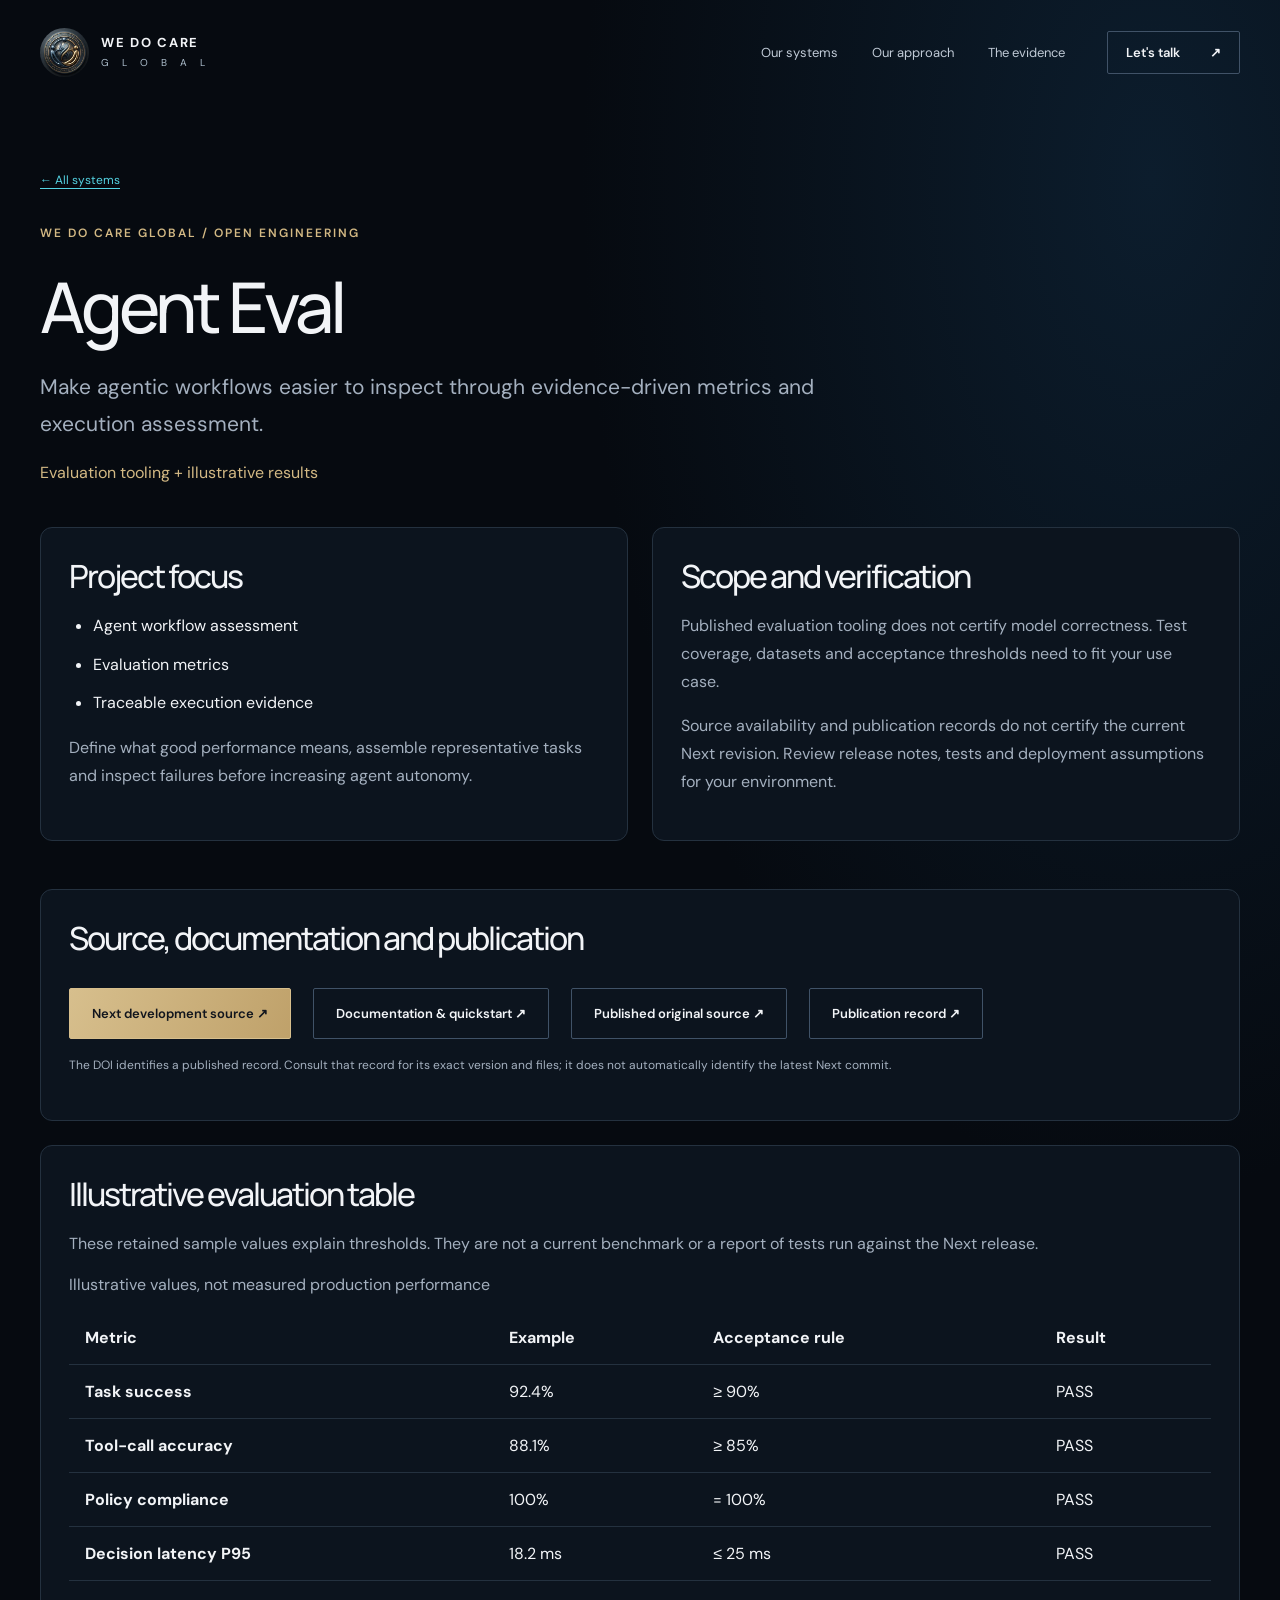
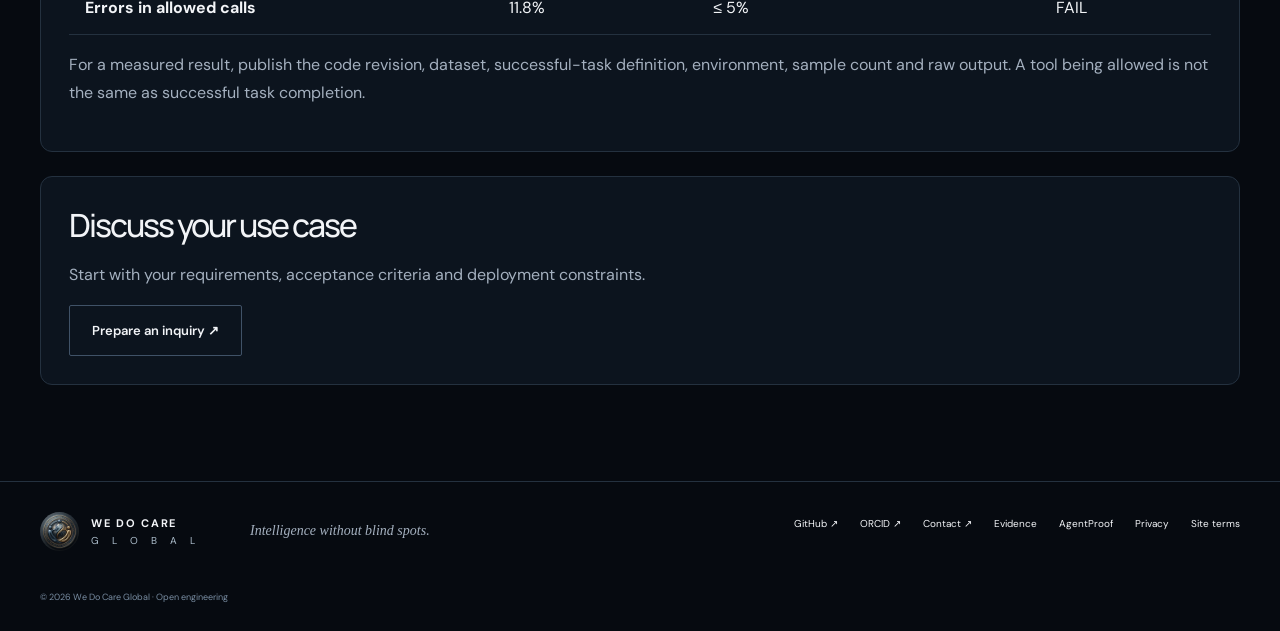
<file: agent-eval.html>
<!doctype html><html lang="en"><head><meta charset="utf-8"><meta name="viewport" content="width=device-width,initial-scale=1"><meta name="theme-color" content="#060a10"><title>Agent Eval | We Do Care Global</title><meta name="description" content="Make agentic workflows easier to inspect through evidence-driven metrics and execution assessment."><link rel="canonical" href="https://www.wedocare-global.com/agent-eval.html"><link rel="icon" href="logo-small.webp"><link rel="stylesheet" href="style.css?v=4"><meta name="referrer" content="strict-origin-when-cross-origin"><meta http-equiv="Content-Security-Policy" content="default-src 'self'; script-src 'self'; style-src 'self'; img-src 'self' data:; font-src 'self'; media-src 'self'; connect-src 'self' https://wdcg-agentguard-api.emirperla96.workers.dev; object-src 'none'; base-uri 'self'; form-action 'none'"><meta property="og:type" content="website"><meta property="og:site_name" content="We Do Care Global"><meta property="og:title" content="Agent Eval | We Do Care Global"><meta property="og:description" content="Make agentic workflows easier to inspect through evidence-driven metrics and execution assessment."><meta property="og:url" content="https://www.wedocare-global.com/agent-eval.html"><meta property="og:image" content="https://wedocare-global.com/brand-poster.jpg"><meta property="og:image:alt" content="We Do Care Global infrastructure brand artwork"><meta name="twitter:card" content="summary_large_image"></head><body><a class="skip" href="#main">Skip to content</a><header><a class="brand" href="index.html#main" aria-label="We Do Care Global home"><img src="logo-small.webp" width="96" height="96" alt="We Do Care Global original logo"><span>WE DO CARE<span class="brand-sub">G L O B A L</span></span></a><nav id="main-nav" aria-label="Main navigation"><a href="index.html#systems">Our systems</a><a href="index.html#approach">Our approach</a><a href="index.html#proof">The evidence</a></nav><a class="button small" href="index.html#contact">Let's talk <span>↗</span></a><button class="menu" hidden aria-controls="main-nav" aria-label="Toggle navigation" aria-expanded="false">☰</button></header><main id="main" class="wrap project-page"><a class="text-link" href="index.html#systems">← All systems</a><div class="eyebrow gold">WE DO CARE GLOBAL / OPEN ENGINEERING</div><h1>Agent Eval</h1><p class="intro">Make agentic workflows easier to inspect through evidence-driven metrics and execution assessment.</p><p class="status-label">Evaluation tooling + illustrative results</p><div class="project-grid"><section class="panel"><h2>Project focus</h2><ul><li>Agent workflow assessment</li><li>Evaluation metrics</li><li>Traceable execution evidence</li></ul><p>Define what good performance means, assemble representative tasks and inspect failures before increasing agent autonomy.</p></section><section class="panel"><h2>Scope and verification</h2><p>Published evaluation tooling does not certify model correctness. Test coverage, datasets and acceptance thresholds need to fit your use case.</p><p>Source availability and publication records do not certify the current Next revision. Review release notes, tests and deployment assumptions for your environment.</p></section></div><section class="panel"><h2>Source, documentation and publication</h2><div class="actions"><a class="button primary" href="https://github.com/WeDoCareGlobal/agent-eval-next" target="_blank" rel="noopener noreferrer">Next development source ↗</a><a class="button" href="https://wedocareglobal.github.io/agent-eval-next/" target="_blank" rel="noopener noreferrer">Documentation &amp; quickstart ↗</a><a class="button" href="https://github.com/we-do-care-global/agent-eval" target="_blank" rel="noopener noreferrer">Published original source ↗</a><a class="button" href="https://doi.org/10.5281/zenodo.22945804" target="_blank" rel="noopener noreferrer">Publication record ↗</a></div><p class="scope-note">The DOI identifies a published record. Consult that record for its exact version and files; it does not automatically identify the latest Next commit.</p></section><section class="panel demo-panel"><h2>Illustrative evaluation table</h2><p>These retained sample values explain thresholds. They are not a current benchmark or a report of tests run against the Next release.</p><div class="table-scroll"><table><caption>Illustrative values, not measured production performance</caption><thead><tr><th>Metric</th><th>Example</th><th>Acceptance rule</th><th>Result</th></tr></thead><tbody><tr><th>Task success</th><td>92.4%</td><td>≥ 90%</td><td>PASS</td></tr><tr><th>Tool-call accuracy</th><td>88.1%</td><td>≥ 85%</td><td>PASS</td></tr><tr><th>Policy compliance</th><td>100%</td><td>= 100%</td><td>PASS</td></tr><tr><th>Decision latency P95</th><td>18.2 ms</td><td>≤ 25 ms</td><td>PASS</td></tr><tr><th>Errors in allowed calls</th><td>11.8%</td><td>≤ 5%</td><td>FAIL</td></tr></tbody></table></div><p>For a measured result, publish the code revision, dataset, successful-task definition, environment, sample count and raw output. A tool being allowed is not the same as successful task completion.</p></section><section class="panel"><h2>Discuss your use case</h2><p>Start with your requirements, acceptance criteria and deployment constraints.</p><a class="button" href="index.html#contact">Prepare an inquiry ↗</a></section></main><footer class="wrap"><a class="brand" href="index.html#main"><img src="logo-small.webp" width="96" height="96" alt=""><span>WE DO CARE<span class="brand-sub">G L O B A L</span></span></a><p>Intelligence without blind spots.</p><div><a href="https://github.com/WeDoCareGlobal" target="_blank" rel="noopener">GitHub ↗</a><a href="https://orcid.org/0009-0009-8515-2727" target="_blank" rel="noopener">ORCID ↗</a><a href="index.html#contact">Contact ↗</a><a href="evidence.html">Evidence</a><a href="agentproof.html">AgentProof</a><a href="privacy.html">Privacy</a><a href="terms.html">Site terms</a></div><small>© 2026 We Do Care Global · Open engineering</small></footer><script src="shared.js?v=4" defer></script><script src="project-demos.js?v=4" defer></script></body></html>
</file>
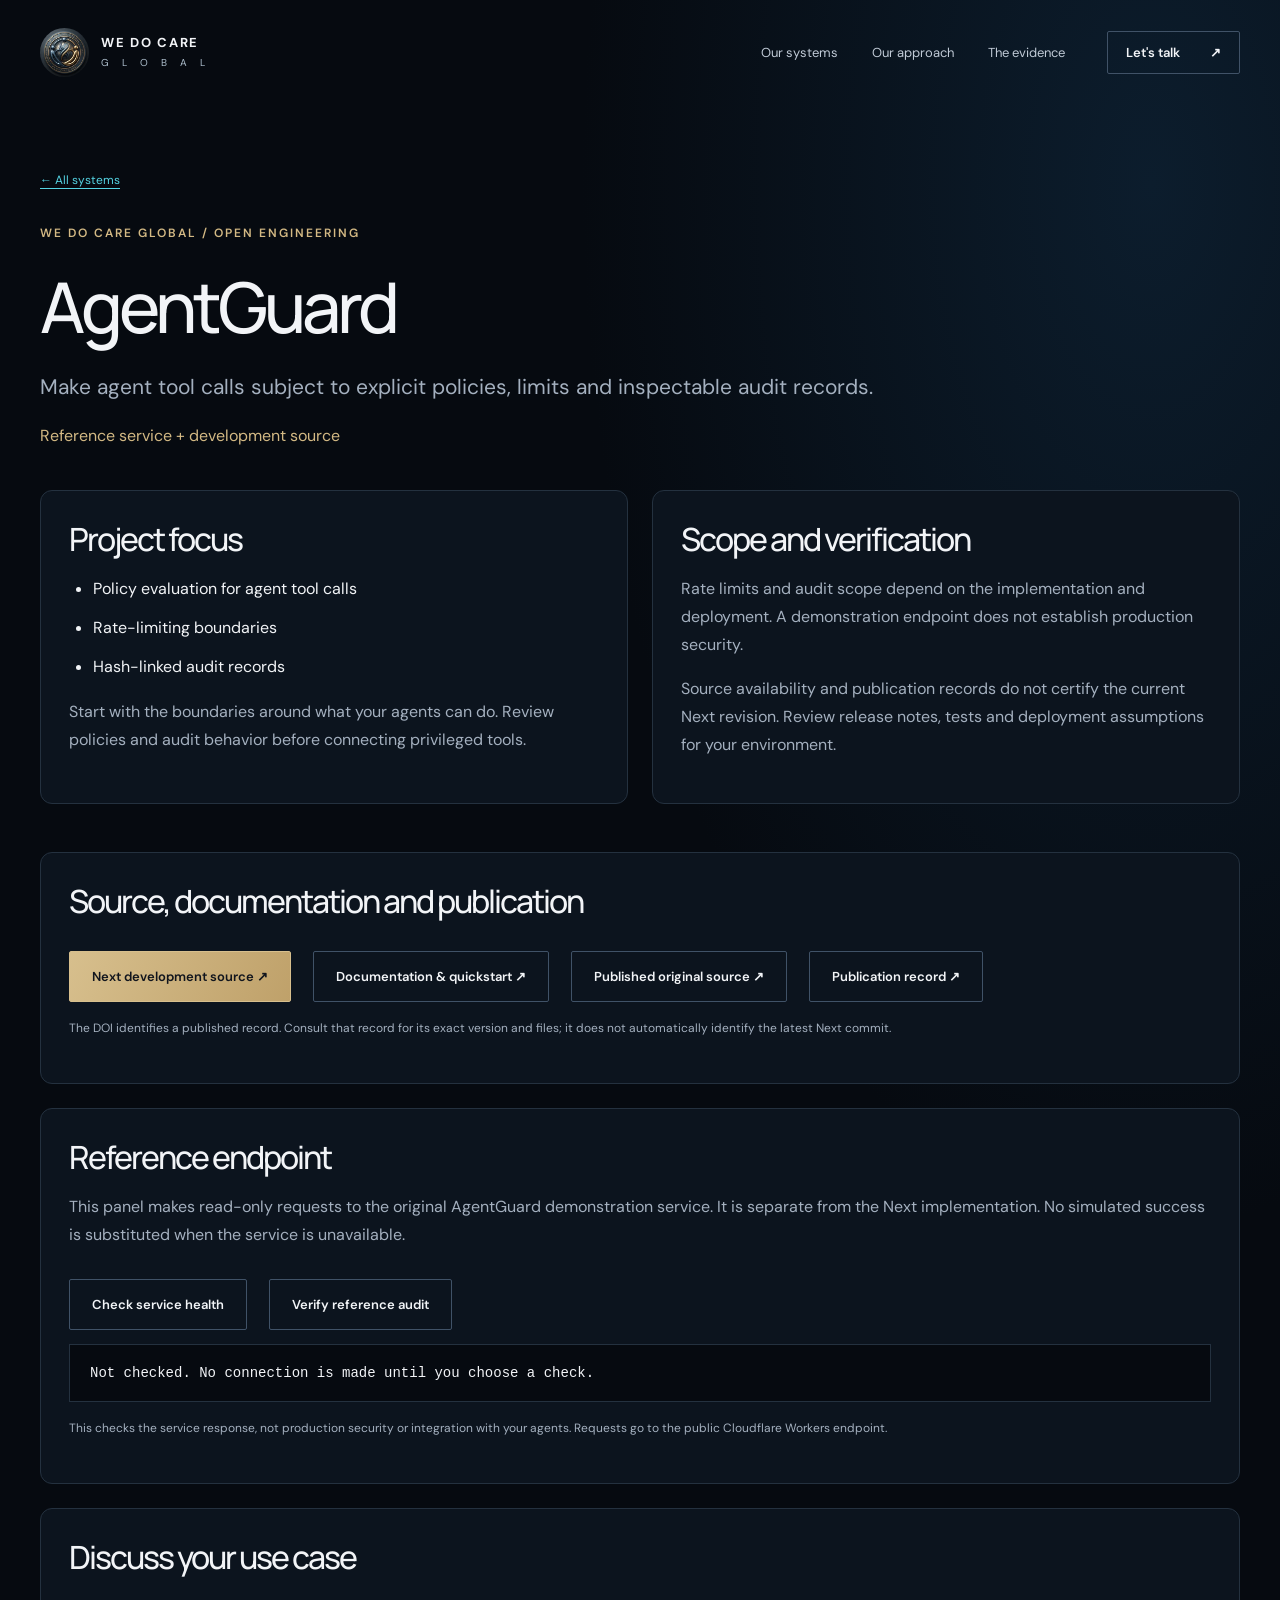
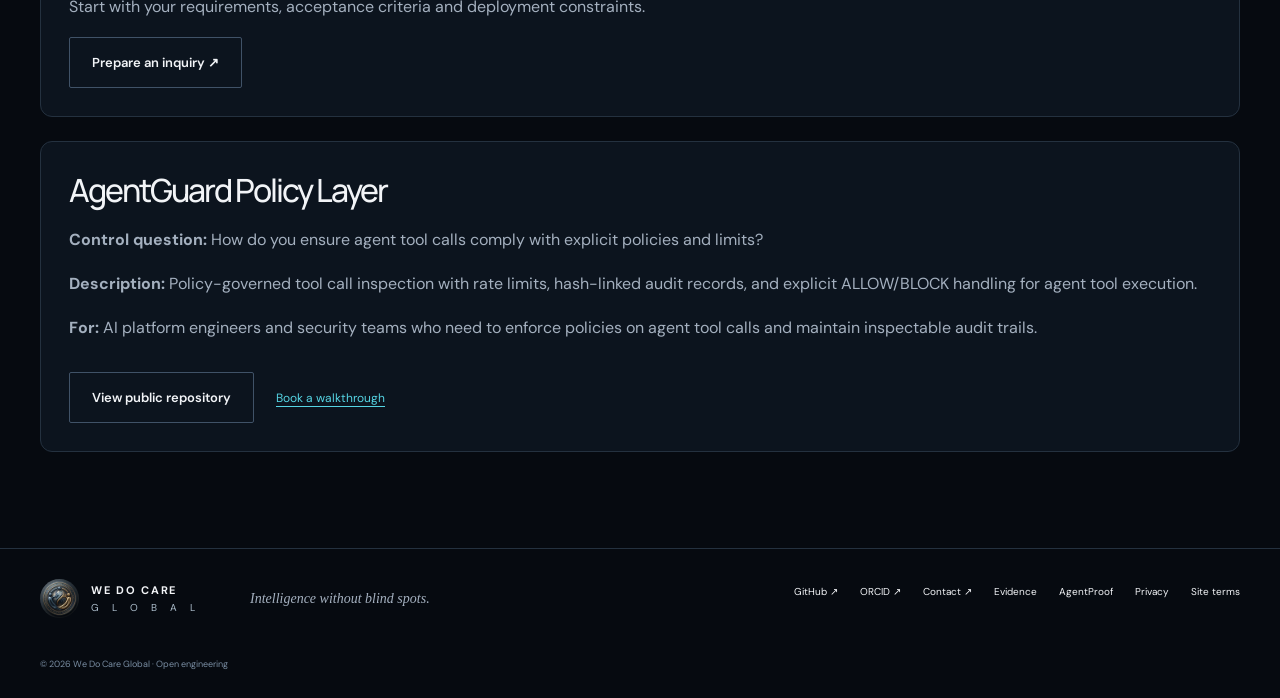
<file: agentguard.html>
<!doctype html><html lang="en"><head><meta charset="utf-8"><meta name="viewport" content="width=device-width,initial-scale=1"><meta name="theme-color" content="#060a10"><title>AgentGuard | We Do Care Global</title><meta name="description" content="Make agent tool calls subject to explicit policies, limits and inspectable audit records."><link rel="canonical" href="https://www.wedocare-global.com/agentguard.html"><link rel="icon" href="logo-small.webp"><link rel="stylesheet" href="style.css?v=4"><meta name="referrer" content="strict-origin-when-cross-origin"><meta http-equiv="Content-Security-Policy" content="default-src 'self'; script-src 'self'; style-src 'self'; img-src 'self' data:; font-src 'self'; media-src 'self'; connect-src 'self' https://wdcg-agentguard-api.emirperla96.workers.dev; object-src 'none'; base-uri 'self'; form-action 'none'"><meta property="og:type" content="website"><meta property="og:site_name" content="We Do Care Global"><meta property="og:title" content="AgentGuard | We Do Care Global"><meta property="og:description" content="Make agent tool calls subject to explicit policies, limits and inspectable audit records."><meta property="og:url" content="https://www.wedocare-global.com/agentguard.html"><meta property="og:image" content="https://wedocare-global.com/brand-poster.jpg"><meta property="og:image:alt" content="We Do Care Global infrastructure brand artwork"><meta name="twitter:card" content="summary_large_image"></head><body><a class="skip" href="#main">Skip to content</a><header><a class="brand" href="index.html#main" aria-label="We Do Care Global home"><img src="logo-small.webp" width="96" height="96" alt="We Do Care Global original logo"><span>WE DO CARE<span class="brand-sub">G L O B A L</span></span></a><nav id="main-nav" aria-label="Main navigation"><a href="index.html#systems">Our systems</a><a href="index.html#approach">Our approach</a><a href="index.html#proof">The evidence</a></nav><a class="button small" href="index.html#contact">Let's talk <span>↗</span></a><button class="menu" hidden aria-controls="main-nav" aria-label="Toggle navigation" aria-expanded="false">☰</button></header><main id="main" class="wrap project-page"><a class="text-link" href="index.html#systems">← All systems</a><div class="eyebrow gold">WE DO CARE GLOBAL / OPEN ENGINEERING</div><h1>AgentGuard</h1><p class="intro">Make agent tool calls subject to explicit policies, limits and inspectable audit records.</p><p class="status-label">Reference service + development source</p><div class="project-grid"><section class="panel"><h2>Project focus</h2><ul><li>Policy evaluation for agent tool calls</li><li>Rate-limiting boundaries</li><li>Hash-linked audit records</li></ul><p>Start with the boundaries around what your agents can do. Review policies and audit behavior before connecting privileged tools.</p></section><section class="panel"><h2>Scope and verification</h2><p>Rate limits and audit scope depend on the implementation and deployment. A demonstration endpoint does not establish production security.</p><p>Source availability and publication records do not certify the current Next revision. Review release notes, tests and deployment assumptions for your environment.</p></section></div><section class="panel"><h2>Source, documentation and publication</h2><div class="actions"><a class="button primary" href="https://github.com/WeDoCareGlobal/agentguard-next" target="_blank" rel="noopener noreferrer">Next development source ↗</a><a class="button" href="https://wedocareglobal.github.io/agentguard-next/" target="_blank" rel="noopener noreferrer">Documentation &amp; quickstart ↗</a><a class="button" href="https://github.com/we-do-care-global/agentguard" target="_blank" rel="noopener noreferrer">Published original source ↗</a><a class="button" href="https://doi.org/10.5281/zenodo.22945778" target="_blank" rel="noopener noreferrer">Publication record ↗</a></div><p class="scope-note">The DOI identifies a published record. Consult that record for its exact version and files; it does not automatically identify the latest Next commit.</p></section><section class="panel demo-panel"><h2>Reference endpoint</h2><p>This panel makes read-only requests to the original AgentGuard demonstration service. It is separate from the Next implementation. No simulated success is substituted when the service is unavailable.</p><div class="actions"><button class="button" id="guard-health">Check service health</button><button class="button" id="guard-audit">Verify reference audit</button></div><pre id="guard-result" role="status">Not checked. No connection is made until you choose a check.</pre><p class="scope-note">This checks the service response, not production security or integration with your agents. Requests go to the public Cloudflare Workers endpoint.</p></section><section class="panel"><h2>Discuss your use case</h2><p>Start with your requirements, acceptance criteria and deployment constraints.</p><a class="button" href="index.html#contact">Prepare an inquiry ↗</a></section>
    <!-- NEW: Consistent system card -->
    <section class="panel card-panel">
      <h2>AgentGuard Policy Layer</h2>
      <p><strong>Control question:</strong> How do you ensure agent tool calls comply with explicit policies and limits?</p>
      <p><strong>Description:</strong> Policy-governed tool call inspection with rate limits, hash-linked audit records, and explicit ALLOW/BLOCK handling for agent tool execution.</p>
      <p><strong>For:</strong> AI platform engineers and security teams who need to enforce policies on agent tool calls and maintain inspectable audit trails.</p>
      <div class="actions">
        <a class="button" href="https://github.com/WeDoCareGlobal/agentguard-next" target="_blank" rel="noopener noreferrer">View public repository</a> 
        <a class="text-link" href="index.html#contact">Book a walkthrough</a>
      </div>
    </section>
  </main><footer class="wrap"><a class="brand" href="index.html#main"><img src="logo-small.webp" width="96" height="96" alt=""><span>WE DO CARE<span class="brand-sub">G L O B A L</span></span></a><p>Intelligence without blind spots.</p><div><a href="https://github.com/WeDoCareGlobal" target="_blank" rel="noopener">GitHub ↗</a><a href="https://orcid.org/0009-0009-8515-2727" target="_blank" rel="noopener">ORCID ↗</a><a href="index.html#contact">Contact ↗</a><a href="evidence.html">Evidence</a><a href="agentproof.html">AgentProof</a><a href="privacy.html">Privacy</a><a href="terms.html">Site terms</a></div><small>© 2026 We Do Care Global · Open engineering</small></footer><script src="shared.js?v=4" defer></script><script src="project-demos.js?v=4" defer></script></body></html>
</file>
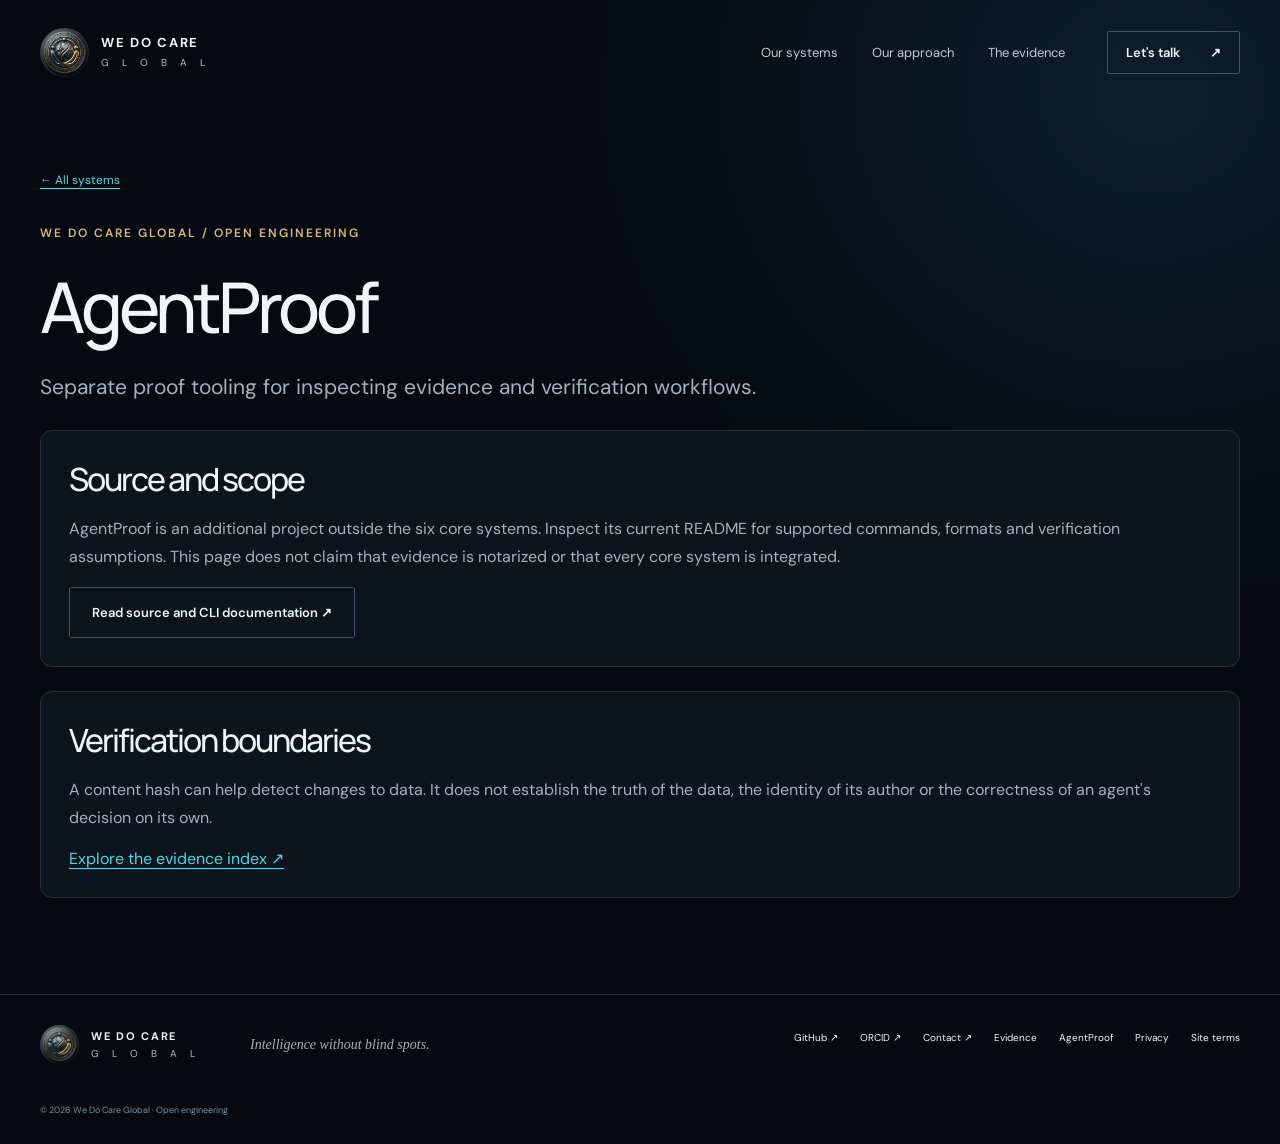
<file: agentproof.html>
<!doctype html><html lang="en"><head><meta charset="utf-8"><meta name="viewport" content="width=device-width,initial-scale=1"><meta name="theme-color" content="#060a10"><title>AgentProof | We Do Care Global</title><meta name="description" content="Separate proof tooling for inspecting evidence and verification workflows."><link rel="canonical" href="https://wedocare-global.com/agentproof.html"><link rel="icon" href="logo-small.webp"><link rel="stylesheet" href="style.css?v=4"><meta name="referrer" content="strict-origin-when-cross-origin"><meta http-equiv="Content-Security-Policy" content="default-src 'self'; script-src 'self'; style-src 'self'; img-src 'self' data:; font-src 'self'; media-src 'self'; connect-src 'self' https://wdcg-agentguard-api.emirperla96.workers.dev; object-src 'none'; base-uri 'self'; form-action 'none'"><meta property="og:type" content="website"><meta property="og:site_name" content="We Do Care Global"><meta property="og:title" content="AgentProof | We Do Care Global"><meta property="og:description" content="Separate proof tooling for inspecting evidence and verification workflows."><meta property="og:url" content="https://wedocare-global.com/agentproof.html"><meta property="og:image" content="https://wedocare-global.com/brand-poster.jpg"><meta property="og:image:alt" content="We Do Care Global infrastructure brand artwork"><meta name="twitter:card" content="summary_large_image"></head><body><a class="skip" href="#main">Skip to content</a><header><a class="brand" href="index.html#main" aria-label="We Do Care Global home"><img src="logo-small.webp" width="96" height="96" alt="We Do Care Global original logo"><span>WE DO CARE<span class="brand-sub">G L O B A L</span></span></a><nav id="main-nav" aria-label="Main navigation"><a href="index.html#systems">Our systems</a><a href="index.html#approach">Our approach</a><a href="index.html#proof">The evidence</a></nav><a class="button small" href="index.html#contact">Let's talk <span>↗</span></a><button class="menu" hidden aria-controls="main-nav" aria-label="Toggle navigation" aria-expanded="false">☰</button></header><main id="main" class="wrap project-page"><a class="text-link" href="index.html#systems">← All systems</a><div class="eyebrow gold">WE DO CARE GLOBAL / OPEN ENGINEERING</div><h1>AgentProof</h1><p class="intro">Separate proof tooling for inspecting evidence and verification workflows.</p><section class="panel"><h2>Source and scope</h2><p>AgentProof is an additional project outside the six core systems. Inspect its current README for supported commands, formats and verification assumptions. This page does not claim that evidence is notarized or that every core system is integrated.</p><a class="button" href="https://github.com/we-do-care-global/agentproof" target="_blank" rel="noopener noreferrer">Read source and CLI documentation ↗</a></section><section class="panel"><h2>Verification boundaries</h2><p>A content hash can help detect changes to data. It does not establish the truth of the data, the identity of its author or the correctness of an agent's decision on its own.</p><a href="evidence.html">Explore the evidence index ↗</a></section></main><footer class="wrap"><a class="brand" href="index.html#main"><img src="logo-small.webp" width="96" height="96" alt=""><span>WE DO CARE<span class="brand-sub">G L O B A L</span></span></a><p>Intelligence without blind spots.</p><div><a href="https://github.com/WeDoCareGlobal" target="_blank" rel="noopener">GitHub ↗</a><a href="https://orcid.org/0009-0009-8515-2727" target="_blank" rel="noopener">ORCID ↗</a><a href="index.html#contact">Contact ↗</a><a href="evidence.html">Evidence</a><a href="agentproof.html">AgentProof</a><a href="privacy.html">Privacy</a><a href="terms.html">Site terms</a></div><small>© 2026 We Do Care Global · Open engineering</small></footer><script src="shared.js?v=4" defer></script></body></html>
</file>
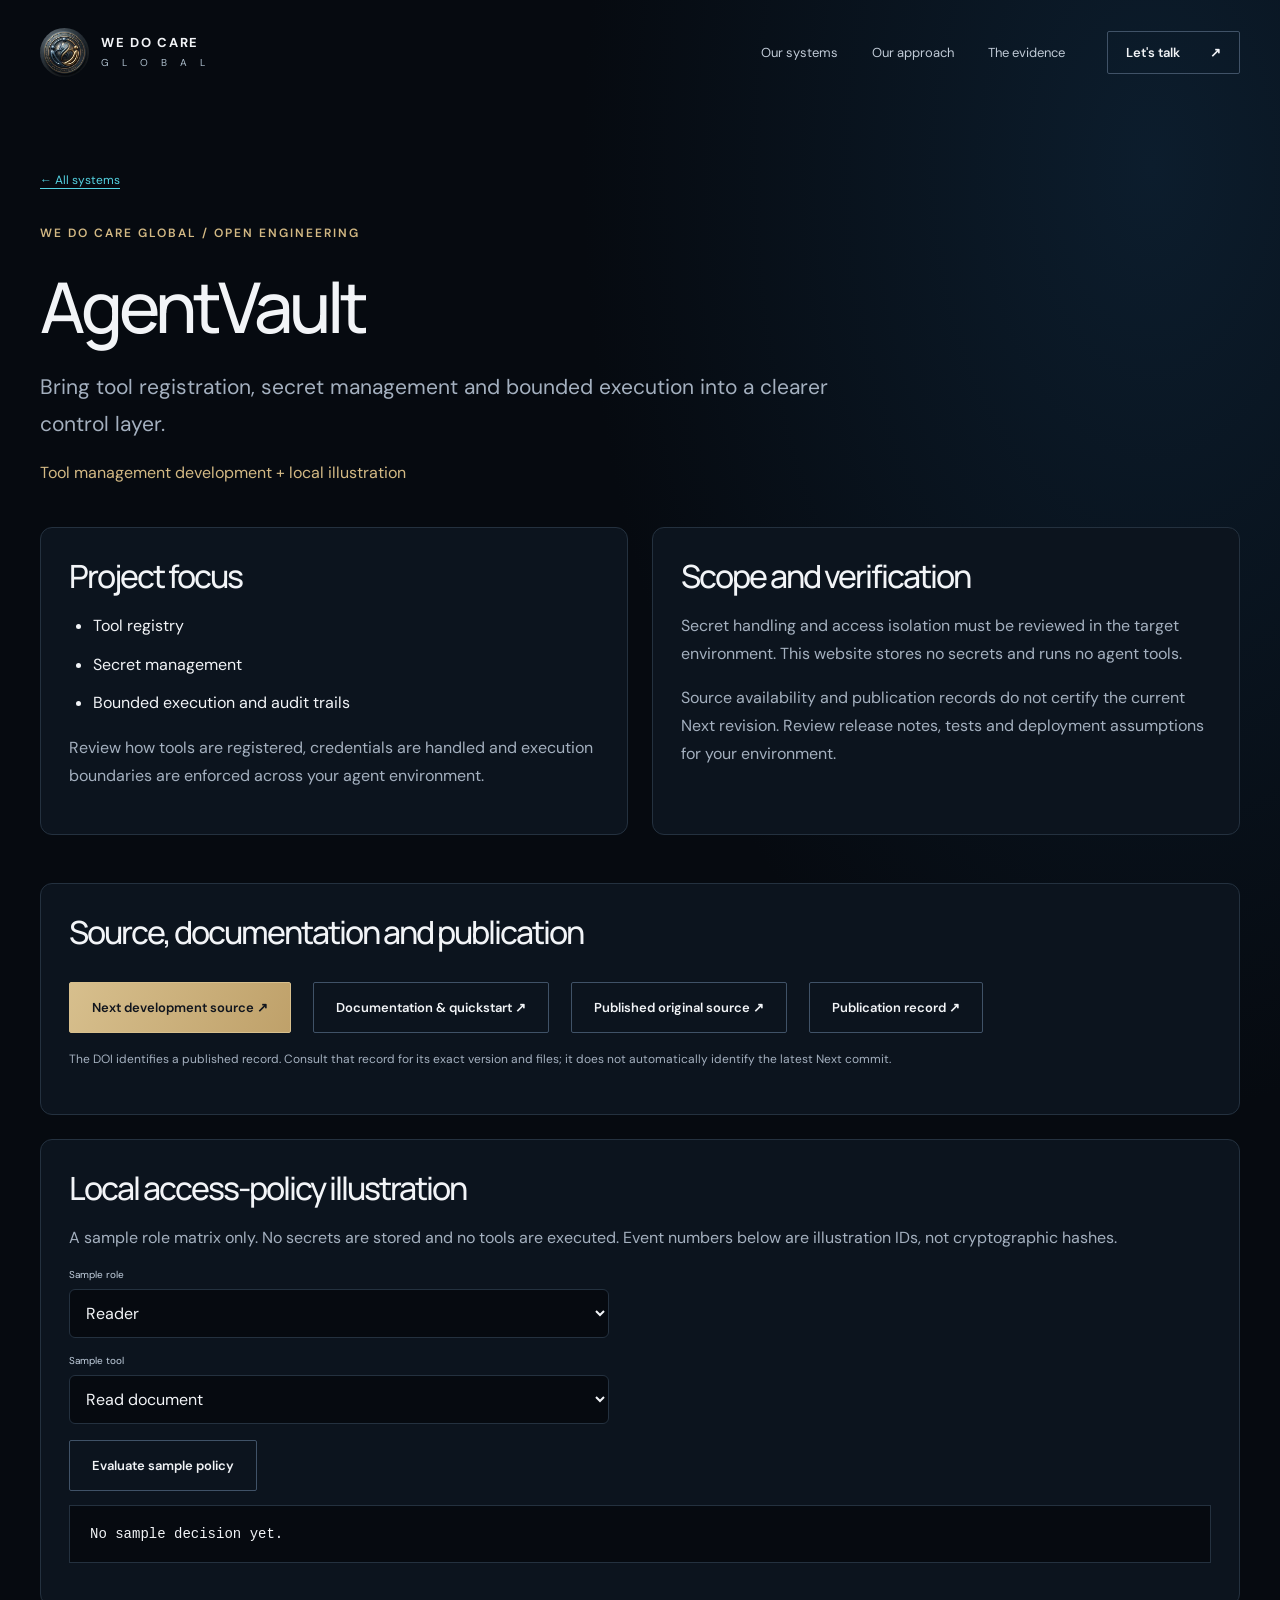
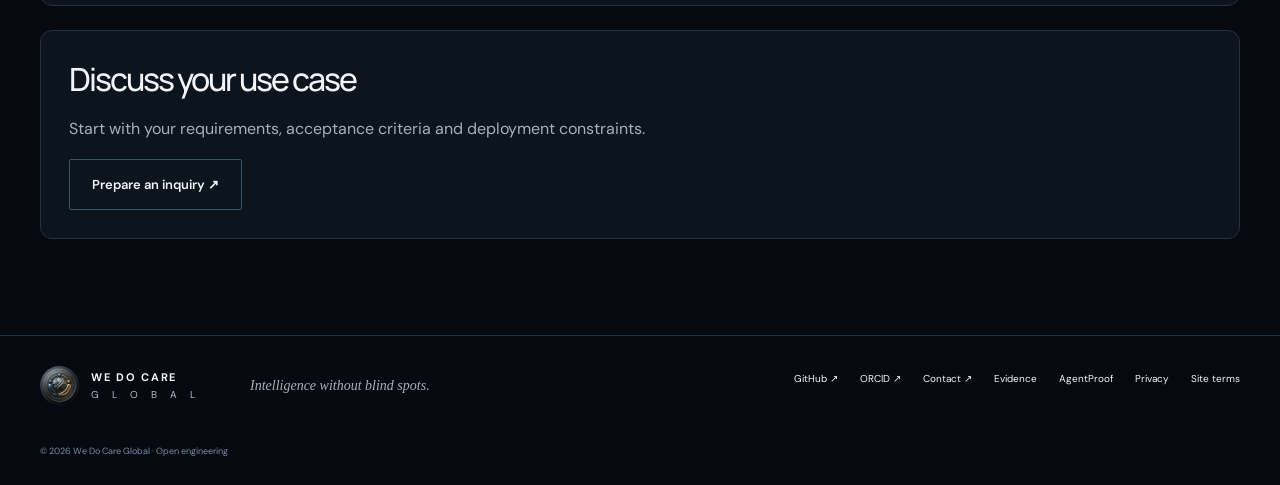
<file: agentvault.html>
<!doctype html><html lang="en"><head><meta charset="utf-8"><meta name="viewport" content="width=device-width,initial-scale=1"><meta name="theme-color" content="#060a10"><title>AgentVault | We Do Care Global</title><meta name="description" content="Bring tool registration, secret management and bounded execution into a clearer control layer."><link rel="canonical" href="https://www.wedocare-global.com/agentvault.html"><link rel="icon" href="logo-small.webp"><link rel="stylesheet" href="style.css?v=4"><meta name="referrer" content="strict-origin-when-cross-origin"><meta http-equiv="Content-Security-Policy" content="default-src 'self'; script-src 'self'; style-src 'self'; img-src 'self' data:; font-src 'self'; media-src 'self'; connect-src 'self' https://wdcg-agentguard-api.emirperla96.workers.dev; object-src 'none'; base-uri 'self'; form-action 'none'"><meta property="og:type" content="website"><meta property="og:site_name" content="We Do Care Global"><meta property="og:title" content="AgentVault | We Do Care Global"><meta property="og:description" content="Bring tool registration, secret management and bounded execution into a clearer control layer."><meta property="og:url" content="https://www.wedocare-global.com/agentvault.html"><meta property="og:image" content="https://wedocare-global.com/brand-poster.jpg"><meta property="og:image:alt" content="We Do Care Global infrastructure brand artwork"><meta name="twitter:card" content="summary_large_image"></head><body><a class="skip" href="#main">Skip to content</a><header><a class="brand" href="index.html#main" aria-label="We Do Care Global home"><img src="logo-small.webp" width="96" height="96" alt="We Do Care Global original logo"><span>WE DO CARE<span class="brand-sub">G L O B A L</span></span></a><nav id="main-nav" aria-label="Main navigation"><a href="index.html#systems">Our systems</a><a href="index.html#approach">Our approach</a><a href="index.html#proof">The evidence</a></nav><a class="button small" href="index.html#contact">Let's talk <span>↗</span></a><button class="menu" hidden aria-controls="main-nav" aria-label="Toggle navigation" aria-expanded="false">☰</button></header><main id="main" class="wrap project-page"><a class="text-link" href="index.html#systems">← All systems</a><div class="eyebrow gold">WE DO CARE GLOBAL / OPEN ENGINEERING</div><h1>AgentVault</h1><p class="intro">Bring tool registration, secret management and bounded execution into a clearer control layer.</p><p class="status-label">Tool management development + local illustration</p><div class="project-grid"><section class="panel"><h2>Project focus</h2><ul><li>Tool registry</li><li>Secret management</li><li>Bounded execution and audit trails</li></ul><p>Review how tools are registered, credentials are handled and execution boundaries are enforced across your agent environment.</p></section><section class="panel"><h2>Scope and verification</h2><p>Secret handling and access isolation must be reviewed in the target environment. This website stores no secrets and runs no agent tools.</p><p>Source availability and publication records do not certify the current Next revision. Review release notes, tests and deployment assumptions for your environment.</p></section></div><section class="panel"><h2>Source, documentation and publication</h2><div class="actions"><a class="button primary" href="https://github.com/WeDoCareGlobal/AgentVault-Next" target="_blank" rel="noopener noreferrer">Next development source ↗</a><a class="button" href="https://wedocareglobal.github.io/AgentVault-Next/" target="_blank" rel="noopener noreferrer">Documentation &amp; quickstart ↗</a><a class="button" href="https://github.com/we-do-care-global/agentvault" target="_blank" rel="noopener noreferrer">Published original source ↗</a><a class="button" href="https://doi.org/10.5281/zenodo.22983557" target="_blank" rel="noopener noreferrer">Publication record ↗</a></div><p class="scope-note">The DOI identifies a published record. Consult that record for its exact version and files; it does not automatically identify the latest Next commit.</p></section><section class="panel demo-panel"><h2>Local access-policy illustration</h2><p>A sample role matrix only. No secrets are stored and no tools are executed. Event numbers below are illustration IDs, not cryptographic hashes.</p><label for="vault-role">Sample role</label><select id="vault-role"><option value="reader">Reader</option><option value="operator">Operator</option></select><label for="vault-tool">Sample tool</label><select id="vault-tool"><option value="read">Read document</option><option value="write">Write document</option></select><button class="button" id="vault-evaluate">Evaluate sample policy</button><pre id="vault-result" role="status">No sample decision yet.</pre></section><section class="panel"><h2>Discuss your use case</h2><p>Start with your requirements, acceptance criteria and deployment constraints.</p><a class="button" href="index.html#contact">Prepare an inquiry ↗</a></section></main><footer class="wrap"><a class="brand" href="index.html#main"><img src="logo-small.webp" width="96" height="96" alt=""><span>WE DO CARE<span class="brand-sub">G L O B A L</span></span></a><p>Intelligence without blind spots.</p><div><a href="https://github.com/WeDoCareGlobal" target="_blank" rel="noopener">GitHub ↗</a><a href="https://orcid.org/0009-0009-8515-2727" target="_blank" rel="noopener">ORCID ↗</a><a href="index.html#contact">Contact ↗</a><a href="evidence.html">Evidence</a><a href="agentproof.html">AgentProof</a><a href="privacy.html">Privacy</a><a href="terms.html">Site terms</a></div><small>© 2026 We Do Care Global · Open engineering</small></footer><script src="shared.js?v=4" defer></script><script src="project-demos.js?v=4" defer></script></body></html>
</file>
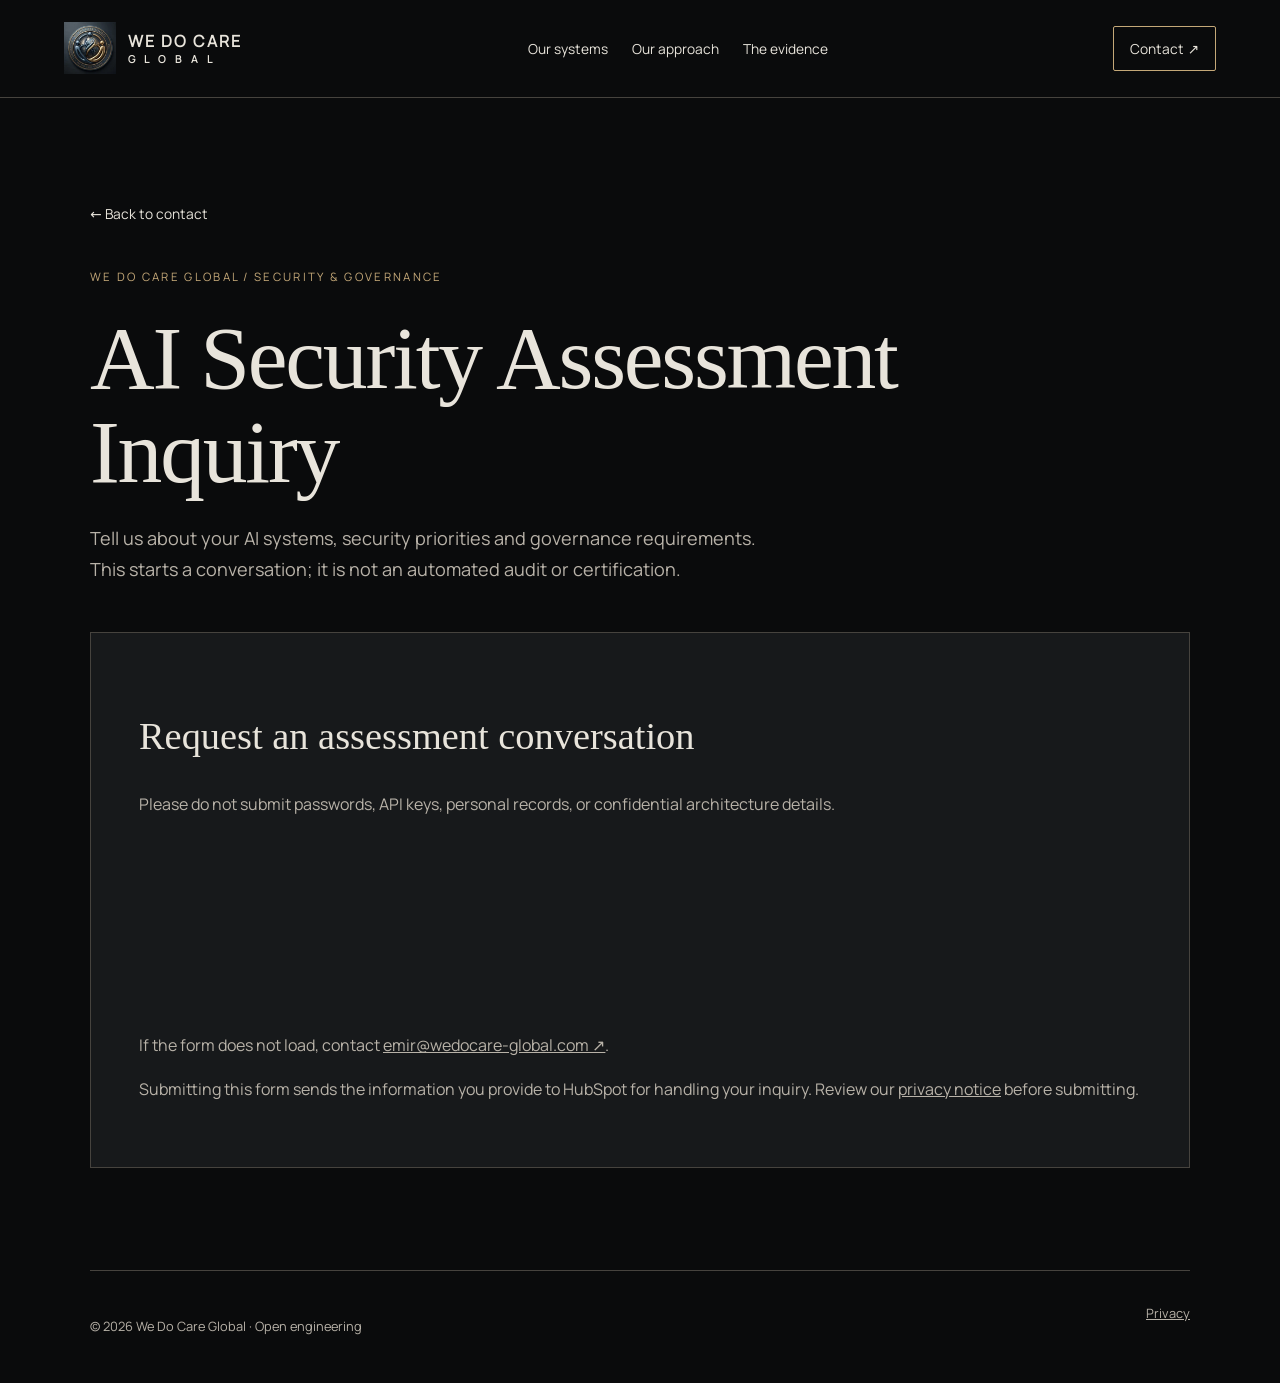
<file: ai-security-assessment.html>
<!doctype html>
<html lang="en">
<head>
<meta charset="utf-8">
<meta name="viewport" content="width=device-width,initial-scale=1">
<meta name="theme-color" content="#0a0b0c">
<meta name="description" content="Request an AI security and governance assessment conversation with We Do Care Global.">
<title>AI Security Assessment Inquiry | We Do Care Global</title>
<link rel="canonical" href="https://www.wedocare-global.com/ai-security-assessment.html">
<link rel="icon" href="logo-small.webp">
<link rel="stylesheet" href="assessment-v5.css">
<meta name="referrer" content="strict-origin-when-cross-origin">
<meta http-equiv="Content-Security-Policy" content="default-src 'self'; script-src 'self' https://js.hsforms.net https://js.hs-scripts.com; style-src 'self' 'unsafe-inline' https://*.hubspot.com https://*.hubspotusercontent.net; img-src 'self' data: https://*.hubspot.com https://*.hubspotusercontent.net; font-src 'self' data:; connect-src 'self' https://*.hubspot.com https://*.hsforms.com https://*.hubspotusercontent.net; frame-src https://*.hubspot.com https://*.hsforms.com; form-action https://*.hsforms.com https://*.hubspot.com; object-src 'none'; base-uri 'self'">
</head>
<body>
<a class="skip" href="#main">Skip to content</a>
<header>
<a class="brand" href="index.html#main" aria-label="We Do Care Global home"><img src="logo-small.webp" width="96" height="96" alt=""><span>WE DO CARE<span class="brand-sub">G L O B A L</span></span></a>
<nav id="main-nav" aria-label="Main navigation"><a href="index.html#systems">Our systems</a><a href="index.html#approach">Our approach</a><a href="index.html#evidence">The evidence</a></nav>
<a class="button small" href="index.html#contact">Contact <span>↗</span></a>
</header>
<main id="main" class="wrap project-page">
<a class="text-link" href="index.html#contact">← Back to contact</a>
<div class="eyebrow gold">WE DO CARE GLOBAL / SECURITY & GOVERNANCE</div>
<h1>AI Security Assessment Inquiry</h1>
<p class="intro">Tell us about your AI systems, security priorities and governance requirements. This starts a conversation; it is not an automated audit or certification.</p>
<section class="panel">
<h2>Request an assessment conversation</h2>
<p>Please do not submit passwords, API keys, personal records, or confidential architecture details.</p>
<div id="hubspot-assessment-form" aria-label="AI Security Assessment inquiry form"></div>
<p id="assessment-form-status" role="status" aria-live="polite" hidden></p>
<p id="assessment-form-fallback">If the form does not load, contact <a href="mailto:emir@wedocare-global.com?subject=AI%20Security%20Assessment%20Inquiry" target="_blank" rel="noopener">emir@wedocare-global.com ↗</a>.</p>
<noscript><p>JavaScript is required to display the HubSpot inquiry form. Please use the email link above instead.</p></noscript>
<p class="scope-note">Submitting this form sends the information you provide to HubSpot for handling your inquiry. Review our <a href="privacy.html">privacy notice</a> before submitting.</p>
</section>
</main>
<footer class="wrap"><p>© 2026 We Do Care Global · Open engineering</p><a href="privacy.html">Privacy</a></footer>
<script id="hubspot-embed-script" src="https://js.hsforms.net/forms/embed/v2.js" defer></script>
<script src="assessment-form.js" defer></script>
</body>
</html>
</file>
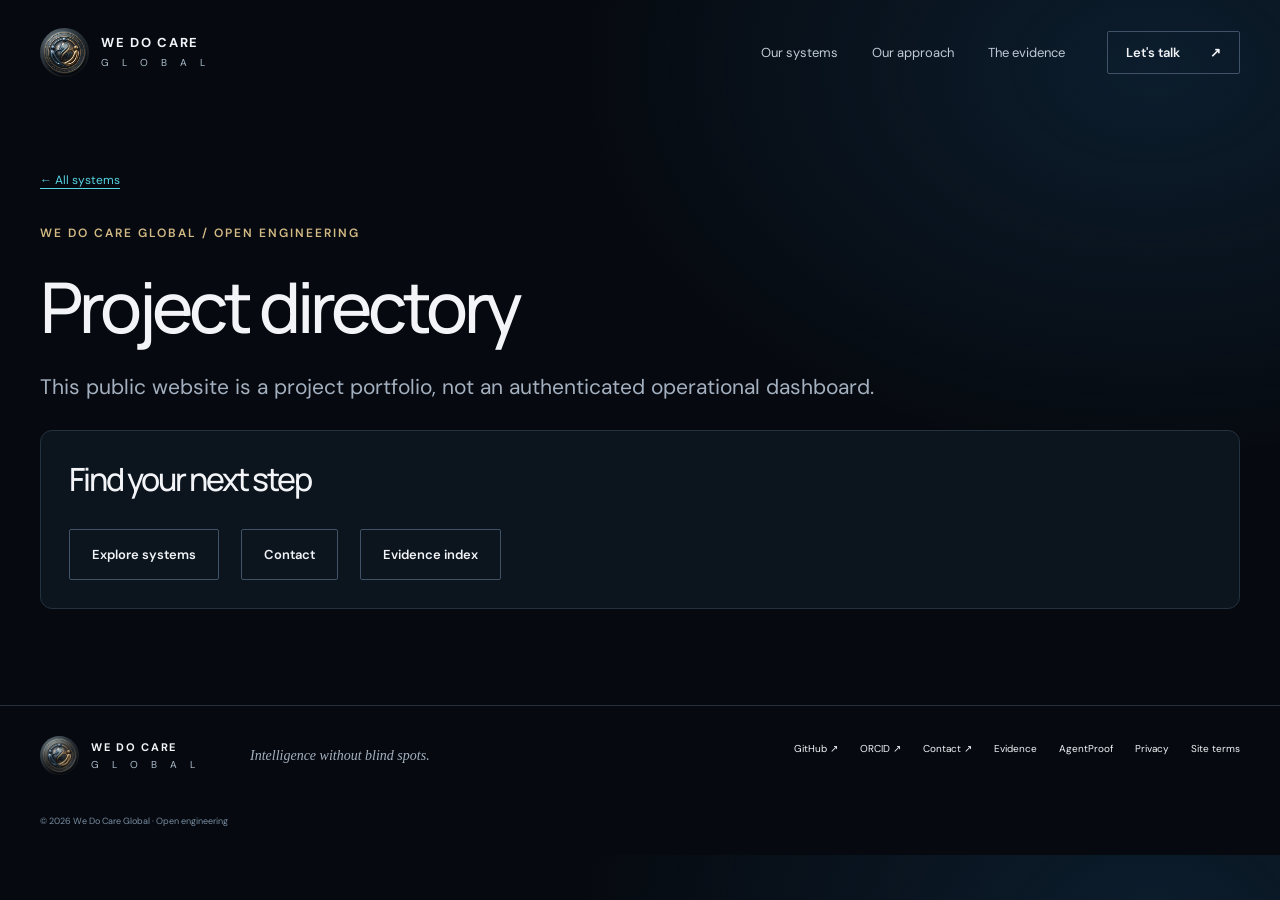
<file: dashboard.html>
<!doctype html><html lang="en"><head><meta charset="utf-8"><meta name="viewport" content="width=device-width,initial-scale=1"><meta name="theme-color" content="#060a10"><title>Project directory | We Do Care Global</title><meta name="description" content="This public website is a project portfolio, not an authenticated operational dashboard."><link rel="canonical" href="https://wedocare-global.com/dashboard.html"><link rel="icon" href="logo-small.webp"><link rel="stylesheet" href="style.css?v=4"><meta name="referrer" content="strict-origin-when-cross-origin"><meta http-equiv="Content-Security-Policy" content="default-src 'self'; script-src 'self'; style-src 'self'; img-src 'self' data:; font-src 'self'; media-src 'self'; connect-src 'self' https://wdcg-agentguard-api.emirperla96.workers.dev; object-src 'none'; base-uri 'self'; form-action 'none'"><meta property="og:type" content="website"><meta property="og:site_name" content="We Do Care Global"><meta property="og:title" content="Project directory | We Do Care Global"><meta property="og:description" content="This public website is a project portfolio, not an authenticated operational dashboard."><meta property="og:url" content="https://wedocare-global.com/dashboard.html"><meta property="og:image" content="https://wedocare-global.com/brand-poster.jpg"><meta property="og:image:alt" content="We Do Care Global infrastructure brand artwork"><meta name="twitter:card" content="summary_large_image"><meta name="robots" content="noindex,follow"></head><body><a class="skip" href="#main">Skip to content</a><header><a class="brand" href="index.html#main" aria-label="We Do Care Global home"><img src="logo-small.webp" width="96" height="96" alt="We Do Care Global original logo"><span>WE DO CARE<span class="brand-sub">G L O B A L</span></span></a><nav id="main-nav" aria-label="Main navigation"><a href="index.html#systems">Our systems</a><a href="index.html#approach">Our approach</a><a href="index.html#proof">The evidence</a></nav><a class="button small" href="index.html#contact">Let's talk <span>↗</span></a><button class="menu" hidden aria-controls="main-nav" aria-label="Toggle navigation" aria-expanded="false">☰</button></header><main id="main" class="wrap project-page"><a class="text-link" href="index.html#systems">← All systems</a><div class="eyebrow gold">WE DO CARE GLOBAL / OPEN ENGINEERING</div><h1>Project directory</h1><p class="intro">This public website is a project portfolio, not an authenticated operational dashboard.</p><section class="panel"><h2>Find your next step</h2><div class="actions"><a class="button" href="index.html#systems">Explore systems</a><a class="button" href="index.html#contact">Contact</a><a class="button" href="evidence.html">Evidence index</a></div></section></main><footer class="wrap"><a class="brand" href="index.html#main"><img src="logo-small.webp" width="96" height="96" alt=""><span>WE DO CARE<span class="brand-sub">G L O B A L</span></span></a><p>Intelligence without blind spots.</p><div><a href="https://github.com/WeDoCareGlobal" target="_blank" rel="noopener">GitHub ↗</a><a href="https://orcid.org/0009-0009-8515-2727" target="_blank" rel="noopener">ORCID ↗</a><a href="index.html#contact">Contact ↗</a><a href="evidence.html">Evidence</a><a href="agentproof.html">AgentProof</a><a href="privacy.html">Privacy</a><a href="terms.html">Site terms</a></div><small>© 2026 We Do Care Global · Open engineering</small></footer><script src="shared.js?v=4" defer></script></body></html>
</file>
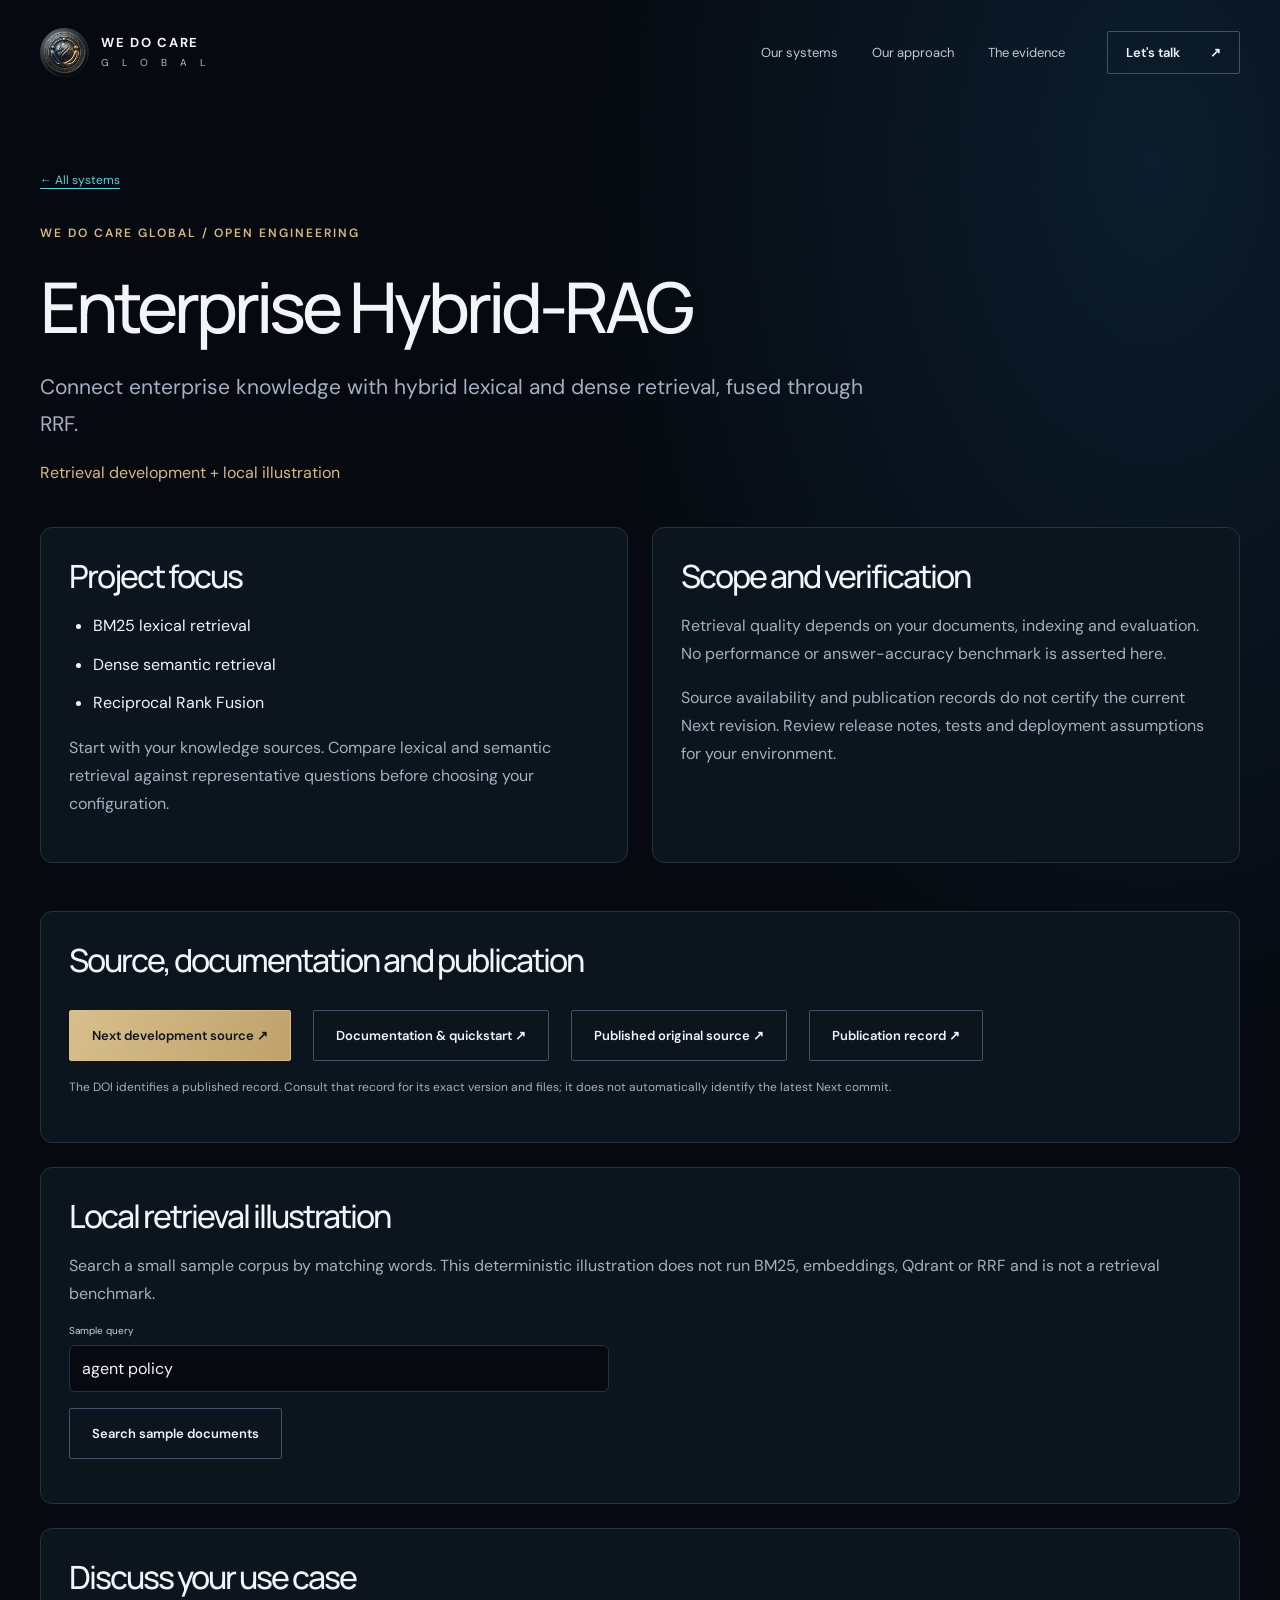
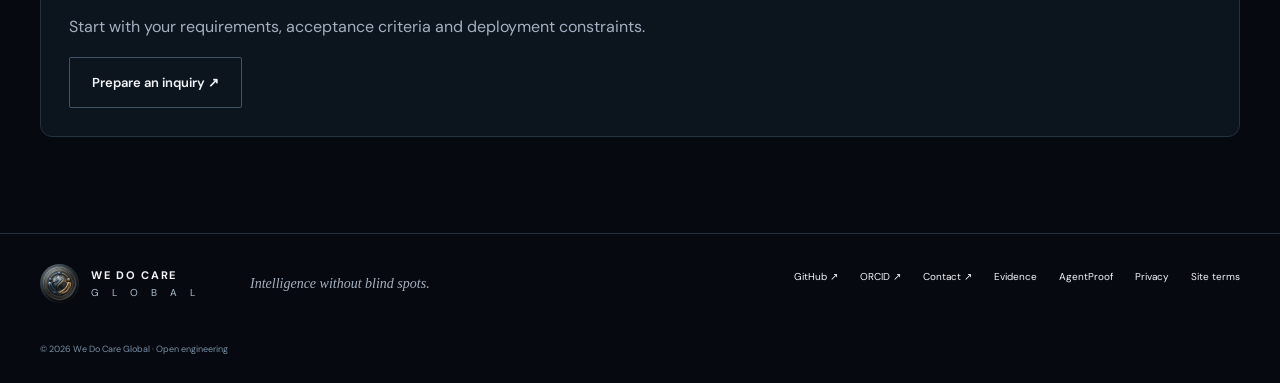
<file: enterprise-hybrid-rag.html>
<!doctype html><html lang="en"><head><meta charset="utf-8"><meta name="viewport" content="width=device-width,initial-scale=1"><meta name="theme-color" content="#060a10"><title>Enterprise Hybrid-RAG | We Do Care Global</title><meta name="description" content="Connect enterprise knowledge with hybrid lexical and dense retrieval, fused through RRF."><link rel="canonical" href="https://www.wedocare-global.com/enterprise-hybrid-rag.html"><link rel="icon" href="logo-small.webp"><link rel="stylesheet" href="style.css?v=4"><meta name="referrer" content="strict-origin-when-cross-origin"><meta http-equiv="Content-Security-Policy" content="default-src 'self'; script-src 'self'; style-src 'self'; img-src 'self' data:; font-src 'self'; media-src 'self'; connect-src 'self' https://wdcg-agentguard-api.emirperla96.workers.dev; object-src 'none'; base-uri 'self'; form-action 'none'"><meta property="og:type" content="website"><meta property="og:site_name" content="We Do Care Global"><meta property="og:title" content="Enterprise Hybrid-RAG | We Do Care Global"><meta property="og:description" content="Connect enterprise knowledge with hybrid lexical and dense retrieval, fused through RRF."><meta property="og:url" content="https://www.wedocare-global.com/enterprise-hybrid-rag.html"><meta property="og:image" content="https://wedocare-global.com/brand-poster.jpg"><meta property="og:image:alt" content="We Do Care Global infrastructure brand artwork"><meta name="twitter:card" content="summary_large_image"></head><body><a class="skip" href="#main">Skip to content</a><header><a class="brand" href="index.html#main" aria-label="We Do Care Global home"><img src="logo-small.webp" width="96" height="96" alt="We Do Care Global original logo"><span>WE DO CARE<span class="brand-sub">G L O B A L</span></span></a><nav id="main-nav" aria-label="Main navigation"><a href="index.html#systems">Our systems</a><a href="index.html#approach">Our approach</a><a href="index.html#proof">The evidence</a></nav><a class="button small" href="index.html#contact">Let's talk <span>↗</span></a><button class="menu" hidden aria-controls="main-nav" aria-label="Toggle navigation" aria-expanded="false">☰</button></header><main id="main" class="wrap project-page"><a class="text-link" href="index.html#systems">← All systems</a><div class="eyebrow gold">WE DO CARE GLOBAL / OPEN ENGINEERING</div><h1>Enterprise Hybrid-RAG</h1><p class="intro">Connect enterprise knowledge with hybrid lexical and dense retrieval, fused through RRF.</p><p class="status-label">Retrieval development + local illustration</p><div class="project-grid"><section class="panel"><h2>Project focus</h2><ul><li>BM25 lexical retrieval</li><li>Dense semantic retrieval</li><li>Reciprocal Rank Fusion</li></ul><p>Start with your knowledge sources. Compare lexical and semantic retrieval against representative questions before choosing your configuration.</p></section><section class="panel"><h2>Scope and verification</h2><p>Retrieval quality depends on your documents, indexing and evaluation. No performance or answer-accuracy benchmark is asserted here.</p><p>Source availability and publication records do not certify the current Next revision. Review release notes, tests and deployment assumptions for your environment.</p></section></div><section class="panel"><h2>Source, documentation and publication</h2><div class="actions"><a class="button primary" href="https://github.com/WeDoCareGlobal/enterprise-hybrid-rag-next" target="_blank" rel="noopener noreferrer">Next development source ↗</a><a class="button" href="https://wedocareglobal.github.io/enterprise-hybrid-rag-next/" target="_blank" rel="noopener noreferrer">Documentation &amp; quickstart ↗</a><a class="button" href="https://github.com/we-do-care-global/enterprise-hybrid-rag" target="_blank" rel="noopener noreferrer">Published original source ↗</a><a class="button" href="https://doi.org/10.5281/zenodo.22945802" target="_blank" rel="noopener noreferrer">Publication record ↗</a></div><p class="scope-note">The DOI identifies a published record. Consult that record for its exact version and files; it does not automatically identify the latest Next commit.</p></section><section class="panel demo-panel"><h2>Local retrieval illustration</h2><p>Search a small sample corpus by matching words. This deterministic illustration does not run BM25, embeddings, Qdrant or RRF and is not a retrieval benchmark.</p><label for="sample-query">Sample query</label><input id="sample-query" value="agent policy" maxlength="300"><button class="button" id="sample-search">Search sample documents</button><ol id="sample-results" aria-live="polite"></ol></section><section class="panel"><h2>Discuss your use case</h2><p>Start with your requirements, acceptance criteria and deployment constraints.</p><a class="button" href="index.html#contact">Prepare an inquiry ↗</a></section></main><footer class="wrap"><a class="brand" href="index.html#main"><img src="logo-small.webp" width="96" height="96" alt=""><span>WE DO CARE<span class="brand-sub">G L O B A L</span></span></a><p>Intelligence without blind spots.</p><div><a href="https://github.com/WeDoCareGlobal" target="_blank" rel="noopener">GitHub ↗</a><a href="https://orcid.org/0009-0009-8515-2727" target="_blank" rel="noopener">ORCID ↗</a><a href="index.html#contact">Contact ↗</a><a href="evidence.html">Evidence</a><a href="agentproof.html">AgentProof</a><a href="privacy.html">Privacy</a><a href="terms.html">Site terms</a></div><small>© 2026 We Do Care Global · Open engineering</small></footer><script src="shared.js?v=4" defer></script><script src="project-demos.js?v=4" defer></script></body></html>
</file>
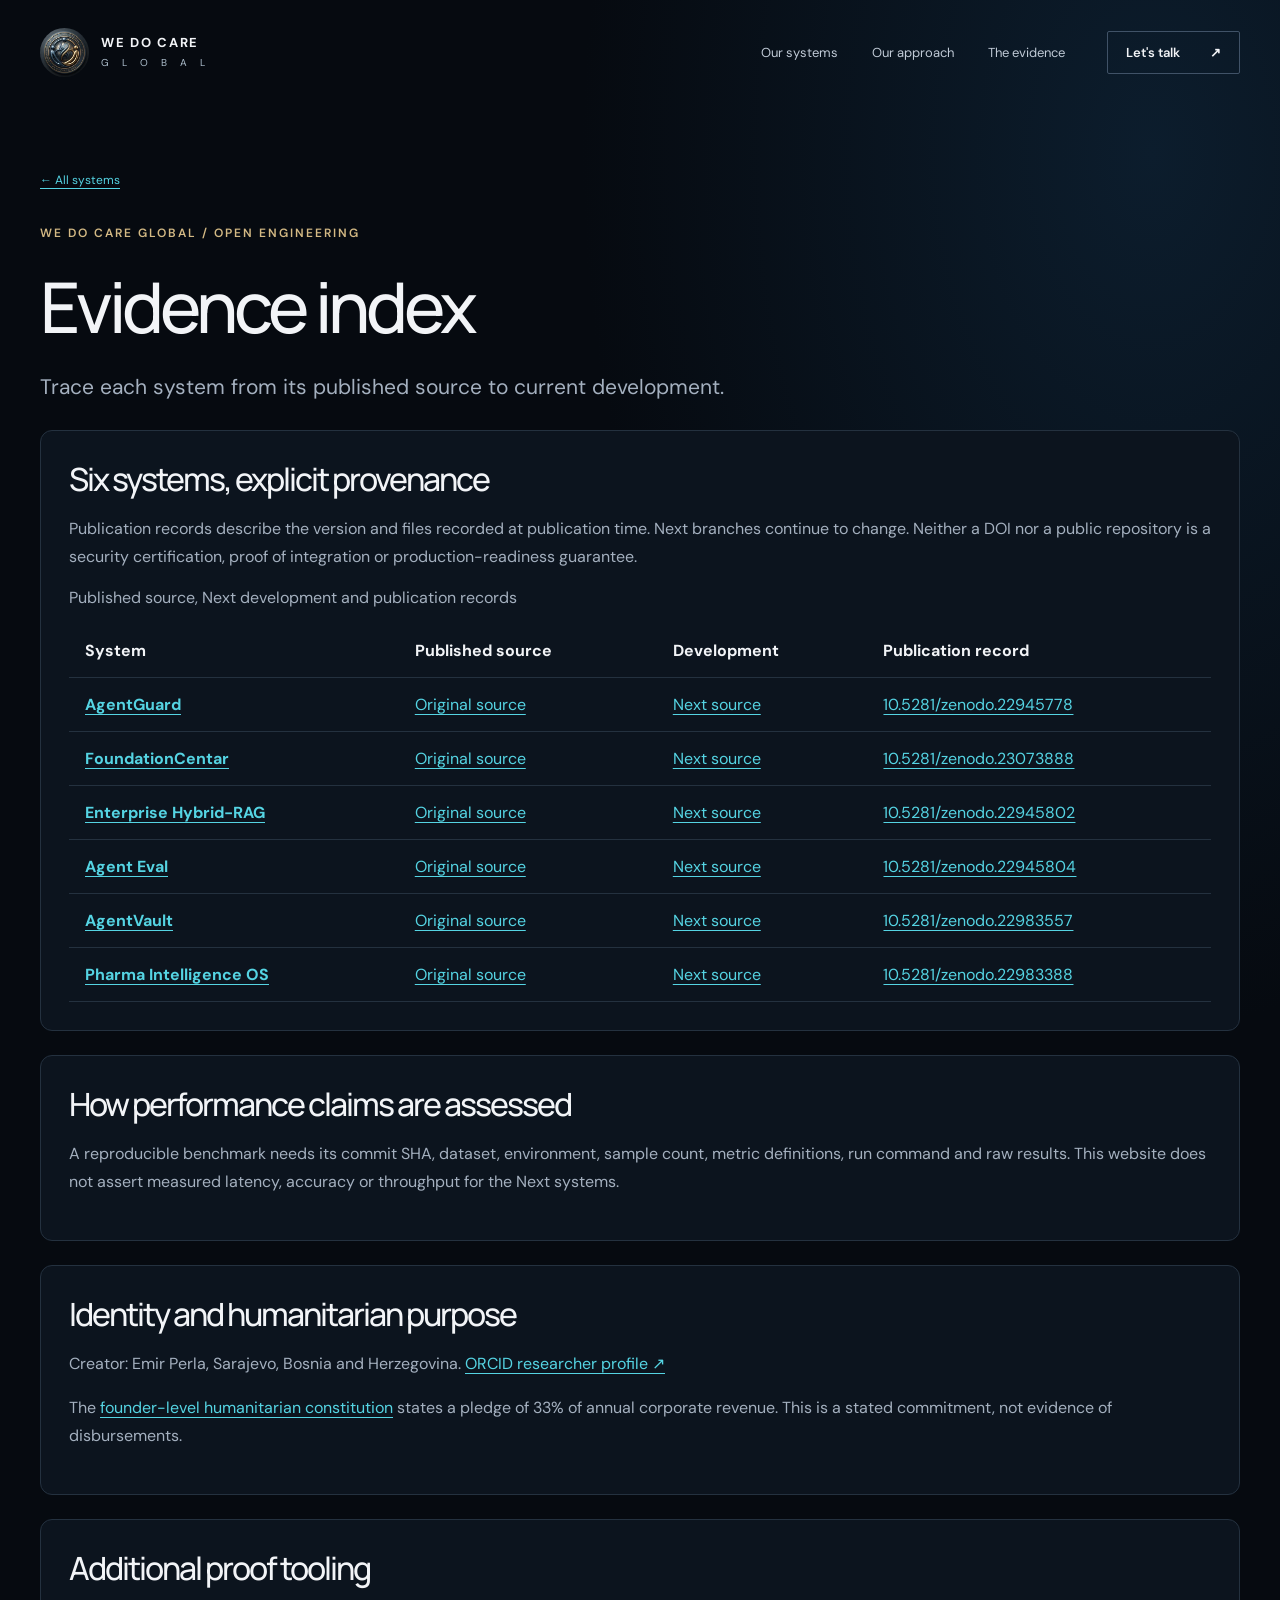
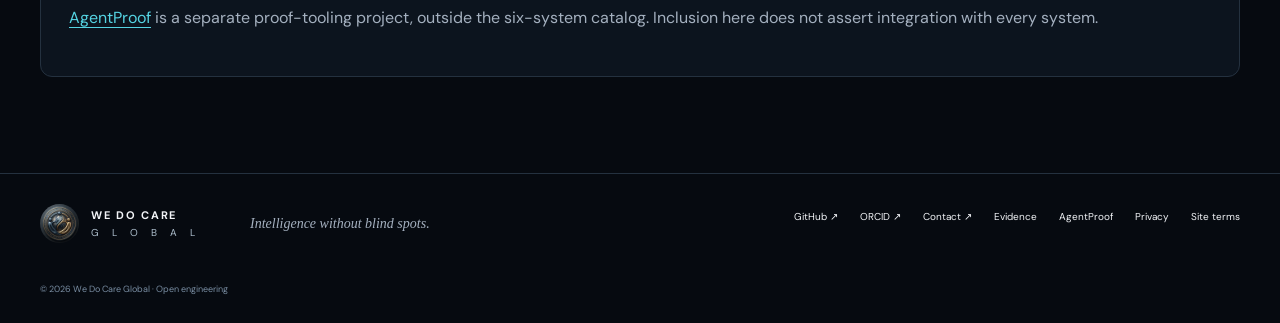
<file: evidence.html>
<!doctype html><html lang="en"><head><meta charset="utf-8"><meta name="viewport" content="width=device-width,initial-scale=1"><meta name="theme-color" content="#060a10"><title>Evidence index | We Do Care Global</title><meta name="description" content="Trace each system from its published source to current development."><link rel="canonical" href="https://wedocare-global.com/evidence.html"><link rel="icon" href="logo-small.webp"><link rel="stylesheet" href="style.css?v=4"><meta name="referrer" content="strict-origin-when-cross-origin"><meta http-equiv="Content-Security-Policy" content="default-src 'self'; script-src 'self'; style-src 'self'; img-src 'self' data:; font-src 'self'; media-src 'self'; connect-src 'self' https://wdcg-agentguard-api.emirperla96.workers.dev; object-src 'none'; base-uri 'self'; form-action 'none'"><meta property="og:type" content="website"><meta property="og:site_name" content="We Do Care Global"><meta property="og:title" content="Evidence index | We Do Care Global"><meta property="og:description" content="Trace each system from its published source to current development."><meta property="og:url" content="https://wedocare-global.com/evidence.html"><meta property="og:image" content="https://wedocare-global.com/brand-poster.jpg"><meta property="og:image:alt" content="We Do Care Global infrastructure brand artwork"><meta name="twitter:card" content="summary_large_image"></head><body><a class="skip" href="#main">Skip to content</a><header><a class="brand" href="index.html#main" aria-label="We Do Care Global home"><img src="logo-small.webp" width="96" height="96" alt="We Do Care Global original logo"><span>WE DO CARE<span class="brand-sub">G L O B A L</span></span></a><nav id="main-nav" aria-label="Main navigation"><a href="index.html#systems">Our systems</a><a href="index.html#approach">Our approach</a><a href="index.html#proof">The evidence</a></nav><a class="button small" href="index.html#contact">Let's talk <span>↗</span></a><button class="menu" hidden aria-controls="main-nav" aria-label="Toggle navigation" aria-expanded="false">☰</button></header><main id="main" class="wrap project-page"><a class="text-link" href="index.html#systems">← All systems</a><div class="eyebrow gold">WE DO CARE GLOBAL / OPEN ENGINEERING</div><h1>Evidence index</h1><p class="intro">Trace each system from its published source to current development.</p><section class="panel"><h2>Six systems, explicit provenance</h2><p>Publication records describe the version and files recorded at publication time. Next branches continue to change. Neither a DOI nor a public repository is a security certification, proof of integration or production-readiness guarantee.</p><div class="table-scroll"><table><caption>Published source, Next development and publication records</caption><thead><tr><th>System</th><th>Published source</th><th>Development</th><th>Publication record</th></tr></thead><tbody><tr><th><a href="agentguard.html">AgentGuard</a></th><td><a href="https://github.com/we-do-care-global/agentguard">Original source</a></td><td><a href="https://github.com/WeDoCareGlobal/agentguard-next">Next source</a></td><td><a href="https://doi.org/10.5281/zenodo.22945778">10.5281/zenodo.22945778</a></td></tr><tr><th><a href="foundationcentar.html">FoundationCentar</a></th><td><a href="https://github.com/we-do-care-global/FoundationCentar">Original source</a></td><td><a href="https://github.com/WeDoCareGlobal/FoundationCentar-Next">Next source</a></td><td><a href="https://doi.org/10.5281/zenodo.23073888">10.5281/zenodo.23073888</a></td></tr><tr><th><a href="enterprise-hybrid-rag.html">Enterprise Hybrid-RAG</a></th><td><a href="https://github.com/we-do-care-global/enterprise-hybrid-rag">Original source</a></td><td><a href="https://github.com/WeDoCareGlobal/enterprise-hybrid-rag-next">Next source</a></td><td><a href="https://doi.org/10.5281/zenodo.22945802">10.5281/zenodo.22945802</a></td></tr><tr><th><a href="agent-eval.html">Agent Eval</a></th><td><a href="https://github.com/we-do-care-global/agent-eval">Original source</a></td><td><a href="https://github.com/WeDoCareGlobal/agent-eval-next">Next source</a></td><td><a href="https://doi.org/10.5281/zenodo.22945804">10.5281/zenodo.22945804</a></td></tr><tr><th><a href="agentvault.html">AgentVault</a></th><td><a href="https://github.com/we-do-care-global/agentvault">Original source</a></td><td><a href="https://github.com/WeDoCareGlobal/AgentVault-Next">Next source</a></td><td><a href="https://doi.org/10.5281/zenodo.22983557">10.5281/zenodo.22983557</a></td></tr><tr><th><a href="pharma-intelligence-os.html">Pharma Intelligence OS</a></th><td><a href="https://github.com/we-do-care-global/pharma-intelligence-os">Original source</a></td><td><a href="https://github.com/WeDoCareGlobal/Pharma-Intelligence-Os-Next">Next source</a></td><td><a href="https://doi.org/10.5281/zenodo.22983388">10.5281/zenodo.22983388</a></td></tr></tbody></table></div></section><section class="panel"><h2>How performance claims are assessed</h2><p>A reproducible benchmark needs its commit SHA, dataset, environment, sample count, metric definitions, run command and raw results. This website does not assert measured latency, accuracy or throughput for the Next systems.</p></section><section class="panel"><h2>Identity and humanitarian purpose</h2><p>Creator: Emir Perla, Sarajevo, Bosnia and Herzegovina. <a href="https://orcid.org/0009-0009-8515-2727">ORCID researcher profile ↗</a></p><p>The <a href="https://github.com/we-do-care-global/we-do-care-global/blob/main/CONSTITUTION_33PCT.md">founder-level humanitarian constitution</a> states a pledge of 33% of annual corporate revenue. This is a stated commitment, not evidence of disbursements.</p></section><section class="panel"><h2>Additional proof tooling</h2><p><a href="agentproof.html">AgentProof</a> is a separate proof-tooling project, outside the six-system catalog. Inclusion here does not assert integration with every system.</p></section></main><footer class="wrap"><a class="brand" href="index.html#main"><img src="logo-small.webp" width="96" height="96" alt=""><span>WE DO CARE<span class="brand-sub">G L O B A L</span></span></a><p>Intelligence without blind spots.</p><div><a href="https://github.com/WeDoCareGlobal" target="_blank" rel="noopener">GitHub ↗</a><a href="https://orcid.org/0009-0009-8515-2727" target="_blank" rel="noopener">ORCID ↗</a><a href="index.html#contact">Contact ↗</a><a href="evidence.html">Evidence</a><a href="agentproof.html">AgentProof</a><a href="privacy.html">Privacy</a><a href="terms.html">Site terms</a></div><small>© 2026 We Do Care Global · Open engineering</small></footer><script src="shared.js?v=4" defer></script></body></html>
</file>
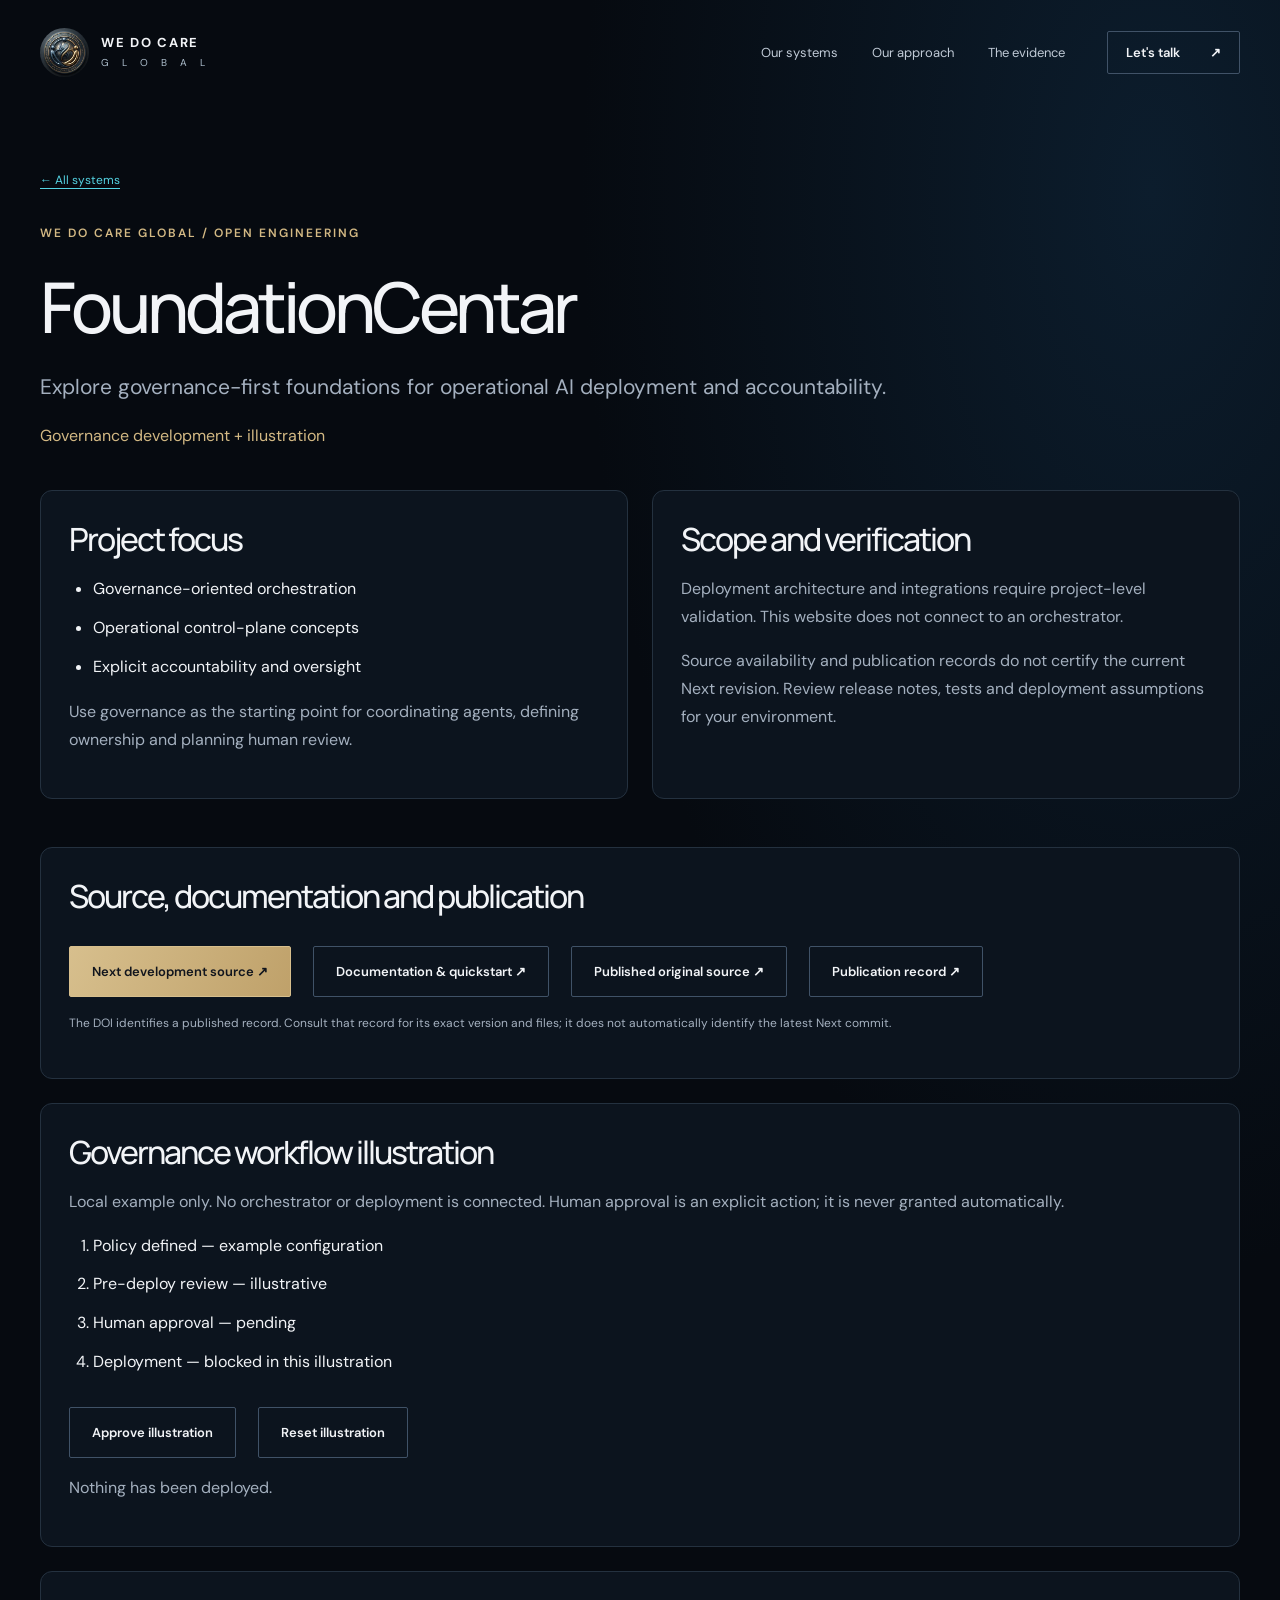
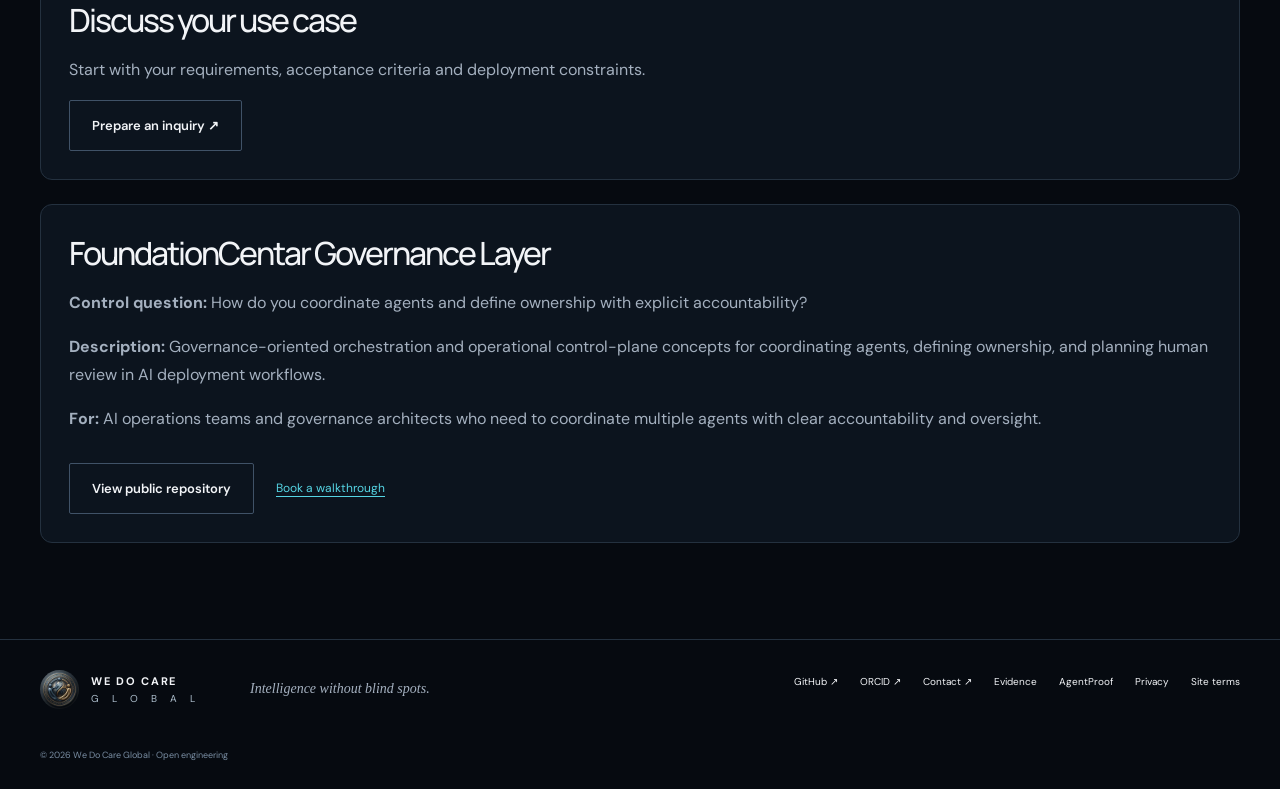
<file: foundationcentar.html>
<!doctype html><html lang="en"><head><meta charset="utf-8"><meta name="viewport" content="width=device-width,initial-scale=1"><meta name="theme-color" content="#060a10"><title>FoundationCentar | We Do Care Global</title><meta name="description" content="Explore governance-first foundations for operational AI deployment and accountability."><link rel="canonical" href="https://www.wedocare-global.com/foundationcentar.html"><link rel="icon" href="logo-small.webp"><link rel="stylesheet" href="style.css?v=4"><meta name="referrer" content="strict-origin-when-cross-origin"><meta http-equiv="Content-Security-Policy" content="default-src 'self'; script-src 'self'; style-src 'self'; img-src 'self' data:; font-src 'self'; media-src 'self'; connect-src 'self' https://wdcg-agentguard-api.emirperla96.workers.dev; object-src 'none'; base-uri 'self'; form-action 'none'"><meta property="og:type" content="website"><meta property="og:site_name" content="We Do Care Global"><meta property="og:title" content="FoundationCentar | We Do Care Global"><meta property="og:description" content="Explore governance-first foundations for operational AI deployment and accountability."><meta property="og:url" content="https://www.wedocare-global.com/foundationcentar.html"><meta property="og:image" content="https://wedocare-global.com/brand-poster.jpg"><meta property="og:image:alt" content="We Do Care Global infrastructure brand artwork"><meta name="twitter:card" content="summary_large_image"></head><body><a class="skip" href="#main">Skip to content</a><header><a class="brand" href="index.html#main" aria-label="We Do Care Global home"><img src="logo-small.webp" width="96" height="96" alt="We Do Care Global original logo"><span>WE DO CARE<span class="brand-sub">G L O B A L</span></span></a><nav id="main-nav" aria-label="Main navigation"><a href="index.html#systems">Our systems</a><a href="index.html#approach">Our approach</a><a href="index.html#proof">The evidence</a></nav><a class="button small" href="index.html#contact">Let's talk <span>↗</span></a><button class="menu" hidden aria-controls="main-nav" aria-label="Toggle navigation" aria-expanded="false">☰</button></header><main id="main" class="wrap project-page"><a class="text-link" href="index.html#systems">← All systems</a><div class="eyebrow gold">WE DO CARE GLOBAL / OPEN ENGINEERING</div><h1>FoundationCentar</h1><p class="intro">Explore governance-first foundations for operational AI deployment and accountability.</p><p class="status-label">Governance development + illustration</p><div class="project-grid"><section class="panel"><h2>Project focus</h2><ul><li>Governance-oriented orchestration</li><li>Operational control-plane concepts</li><li>Explicit accountability and oversight</li></ul><p>Use governance as the starting point for coordinating agents, defining ownership and planning human review.</p></section><section class="panel"><h2>Scope and verification</h2><p>Deployment architecture and integrations require project-level validation. This website does not connect to an orchestrator.</p><p>Source availability and publication records do not certify the current Next revision. Review release notes, tests and deployment assumptions for your environment.</p></section></div><section class="panel"><h2>Source, documentation and publication</h2><div class="actions"><a class="button primary" href="https://github.com/WeDoCareGlobal/FoundationCentar-Next" target="_blank" rel="noopener noreferrer">Next development source ↗</a><a class="button" href="https://wedocareglobal.github.io/FoundationCentar-Next/" target="_blank" rel="noopener noreferrer">Documentation &amp; quickstart ↗</a><a class="button" href="https://github.com/we-do-care-global/FoundationCentar" target="_blank" rel="noopener noreferrer">Published original source ↗</a><a class="button" href="https://doi.org/10.5281/zenodo.23073888" target="_blank" rel="noopener noreferrer">Publication record ↗</a></div><p class="scope-note">The DOI identifies a published record. Consult that record for its exact version and files; it does not automatically identify the latest Next commit.</p></section><section class="panel demo-panel"><h2>Governance workflow illustration</h2><p>Local example only. No orchestrator or deployment is connected. Human approval is an explicit action; it is never granted automatically.</p><ol class="workflow"><li>Policy defined — example configuration</li><li>Pre-deploy review — illustrative</li><li id="approval-state">Human approval — pending</li><li id="deployment-state">Deployment — blocked in this illustration</li></ol><div class="actions"><button class="button" id="approve-demo">Approve illustration</button><button class="button" id="reset-approval">Reset illustration</button></div><p id="approval-result" role="status">Nothing has been deployed.</p></section><section class="panel"><h2>Discuss your use case</h2><p>Start with your requirements, acceptance criteria and deployment constraints.</p><a class="button" href="index.html#contact">Prepare an inquiry ↗</a></section>
    <!-- NEW: Consistent system card -->
    <section class="panel card-panel">
      <h2>FoundationCentar Governance Layer</h2>
      <p><strong>Control question:</strong> How do you coordinate agents and define ownership with explicit accountability?</p>
      <p><strong>Description:</strong> Governance-oriented orchestration and operational control-plane concepts for coordinating agents, defining ownership, and planning human review in AI deployment workflows.</p>
      <p><strong>For:</strong> AI operations teams and governance architects who need to coordinate multiple agents with clear accountability and oversight.</p>
      <div class="actions">
        <a class="button" href="https://github.com/WeDoCareGlobal/FoundationCentar-next" target="_blank" rel="noopener noreferrer">View public repository</a> 
        <a class="text-link" href="index.html#contact">Book a walkthrough</a>
      </div>
    </section>
  </main><footer class="wrap"><a class="brand" href="index.html#main"><img src="logo-small.webp" width="96" height="96" alt=""><span>WE DO CARE<span class="brand-sub">G L O B A L</span></span></a><p>Intelligence without blind spots.</p><div><a href="https://github.com/WeDoCareGlobal" target="_blank" rel="noopener">GitHub ↗</a><a href="https://orcid.org/0009-0009-8515-2727" target="_blank" rel="noopener">ORCID ↗</a><a href="index.html#contact">Contact ↗</a><a href="evidence.html">Evidence</a><a href="agentproof.html">AgentProof</a><a href="privacy.html">Privacy</a><a href="terms.html">Site terms</a></div><small>© 2026 We Do Care Global · Open engineering</small></footer><script src="shared.js?v=4" defer></script><script src="project-demos.js?v=4" defer></script></body></html>
</file>
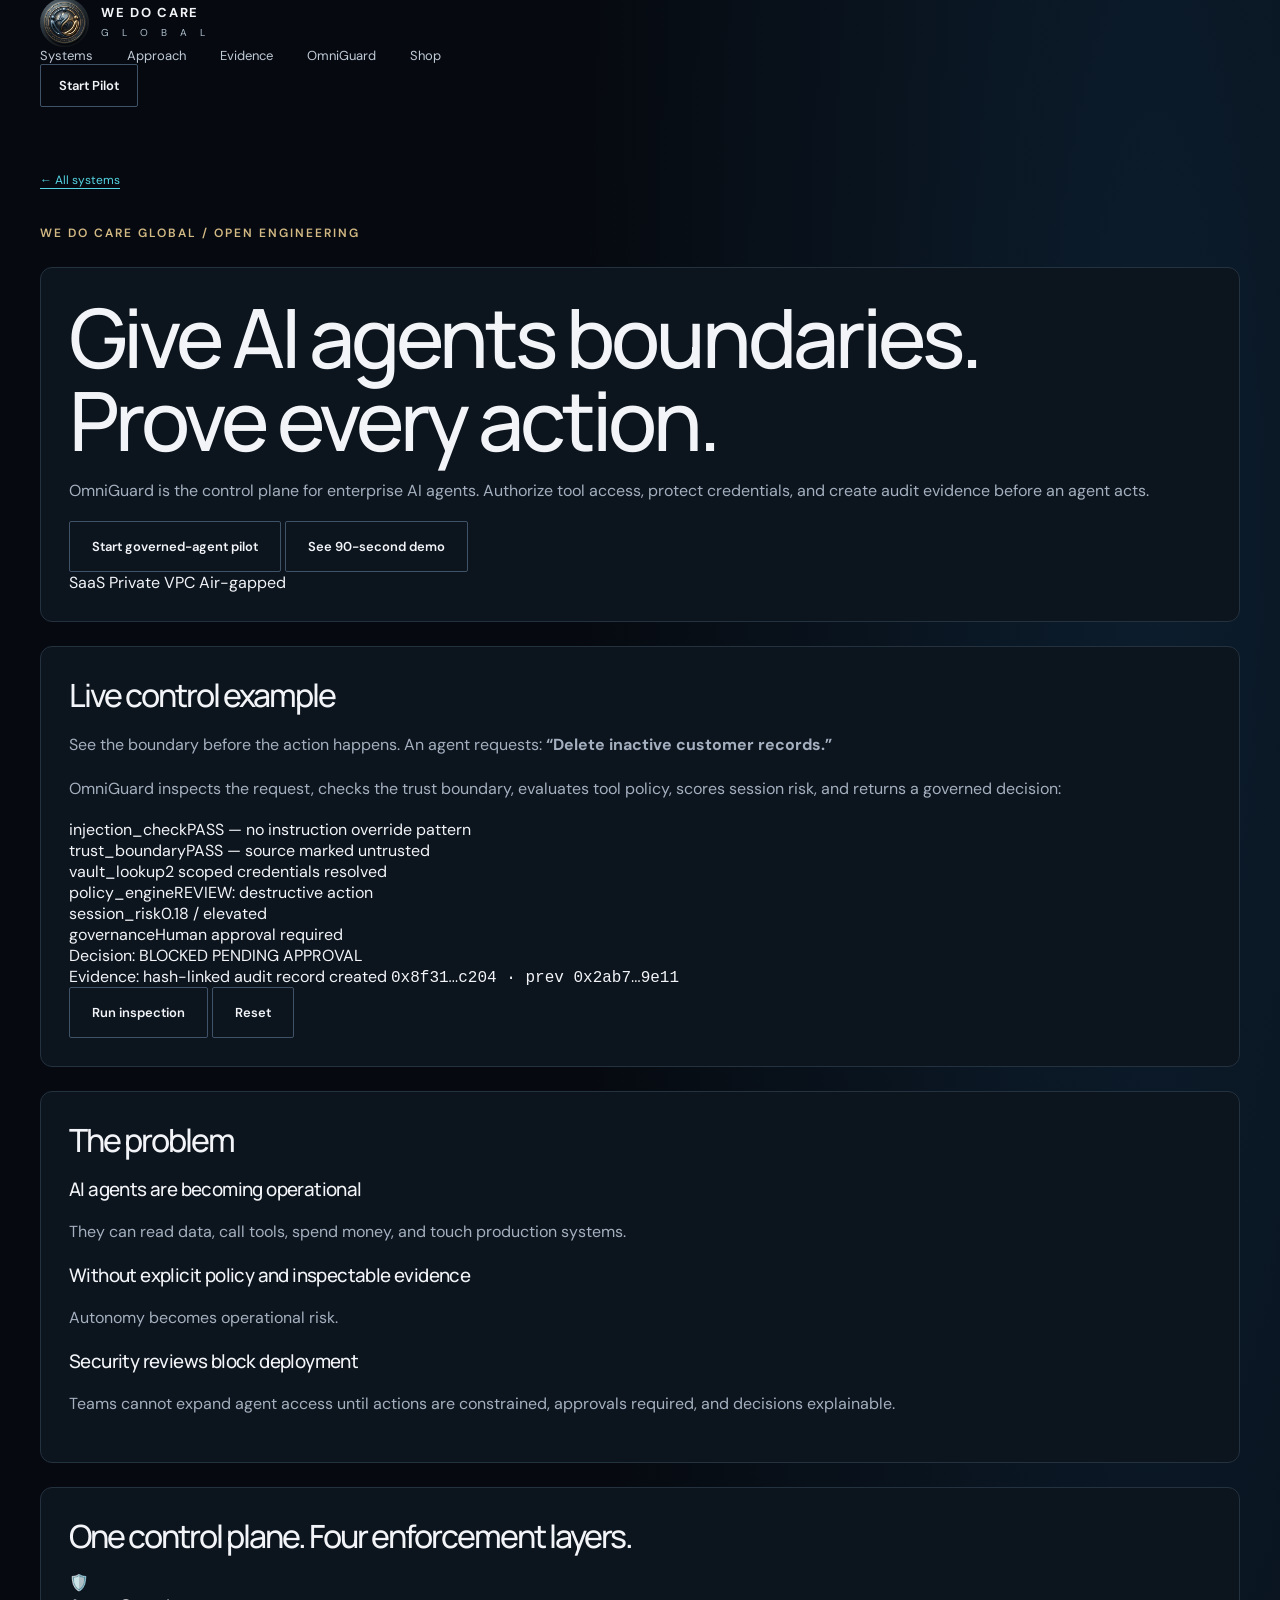
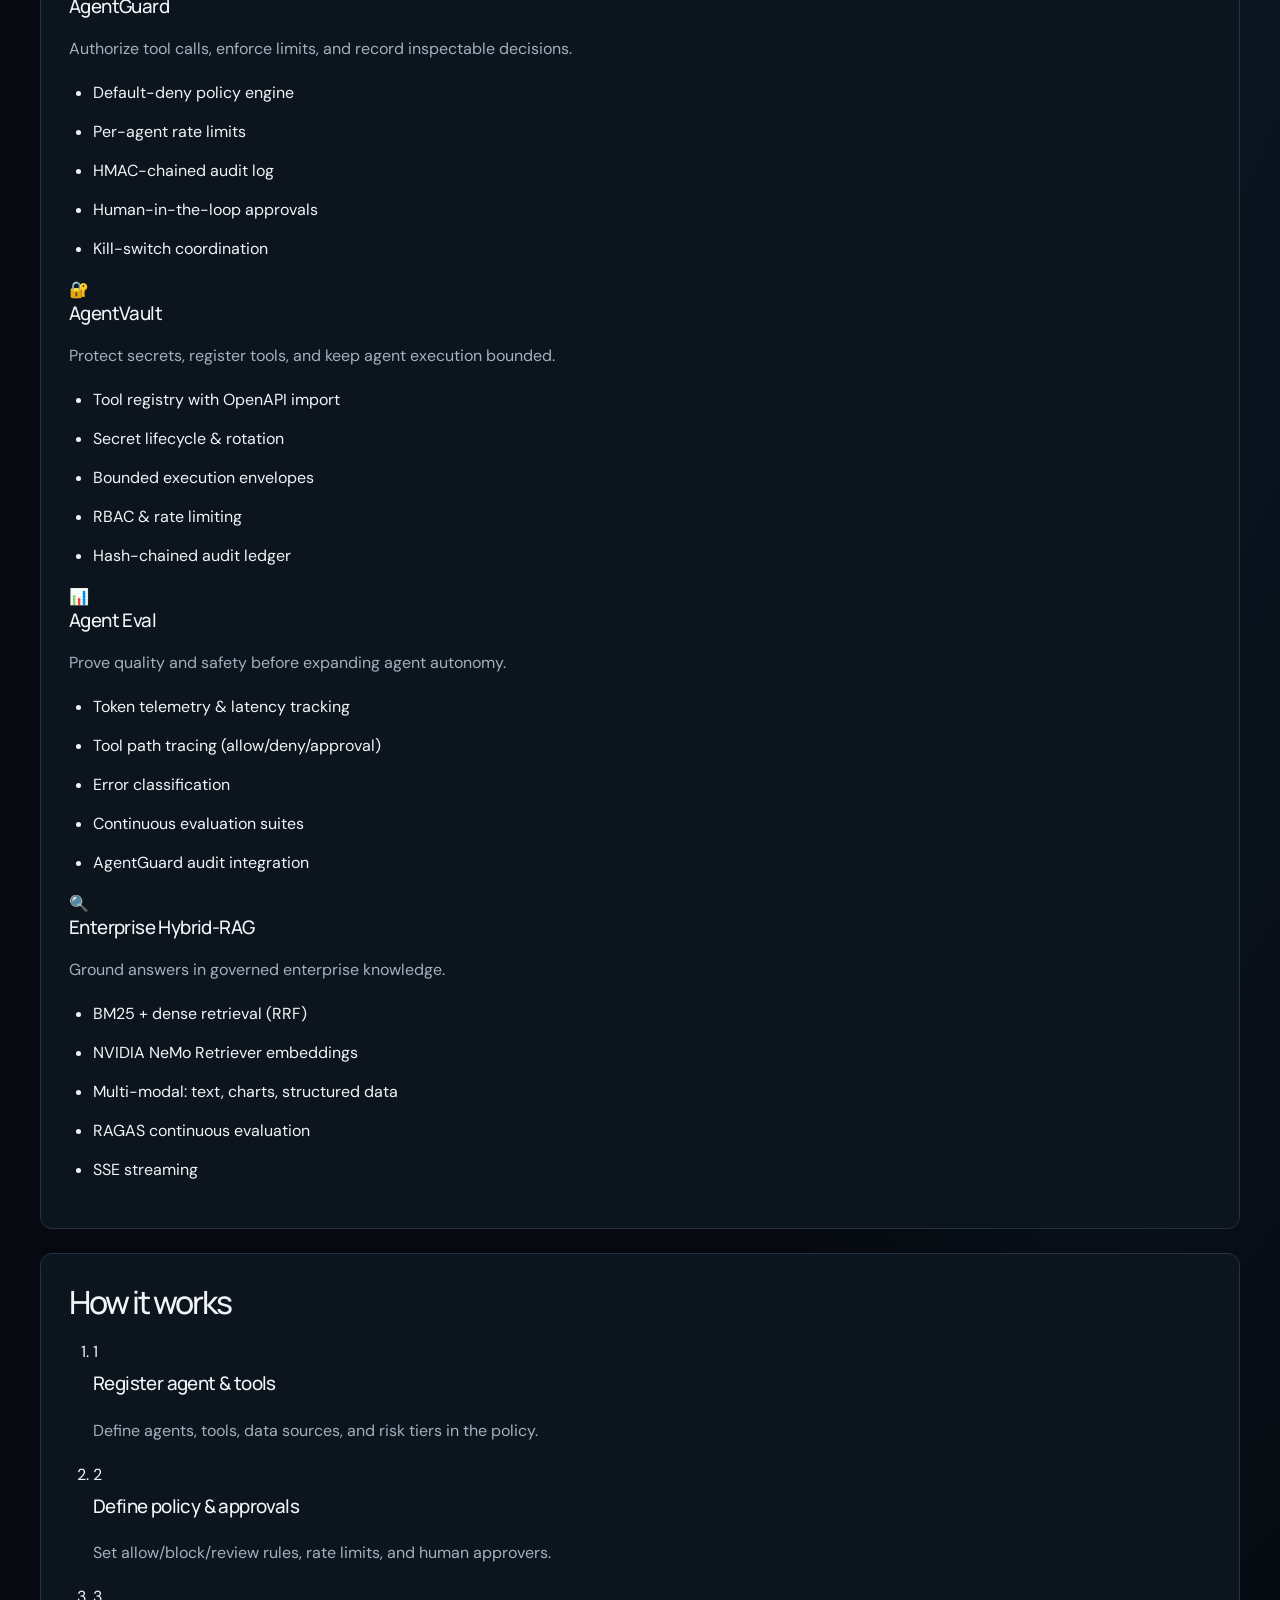
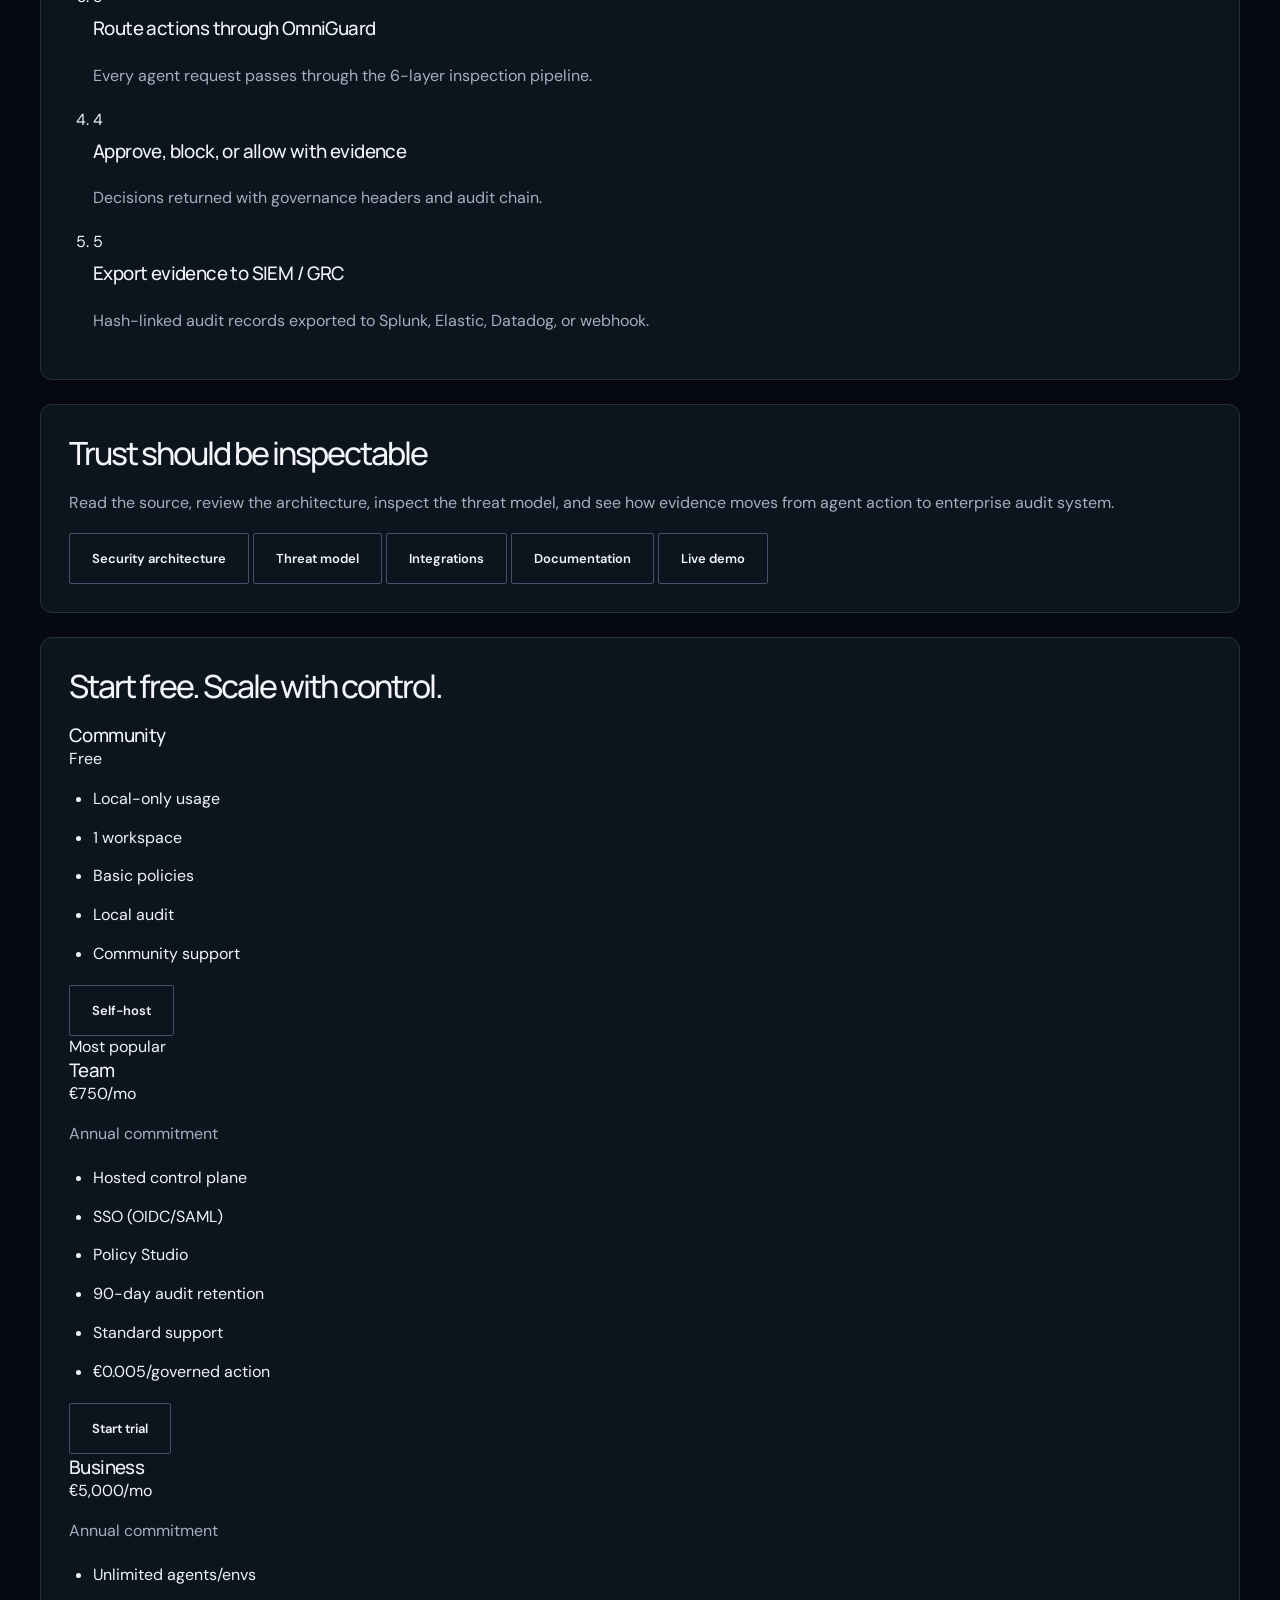
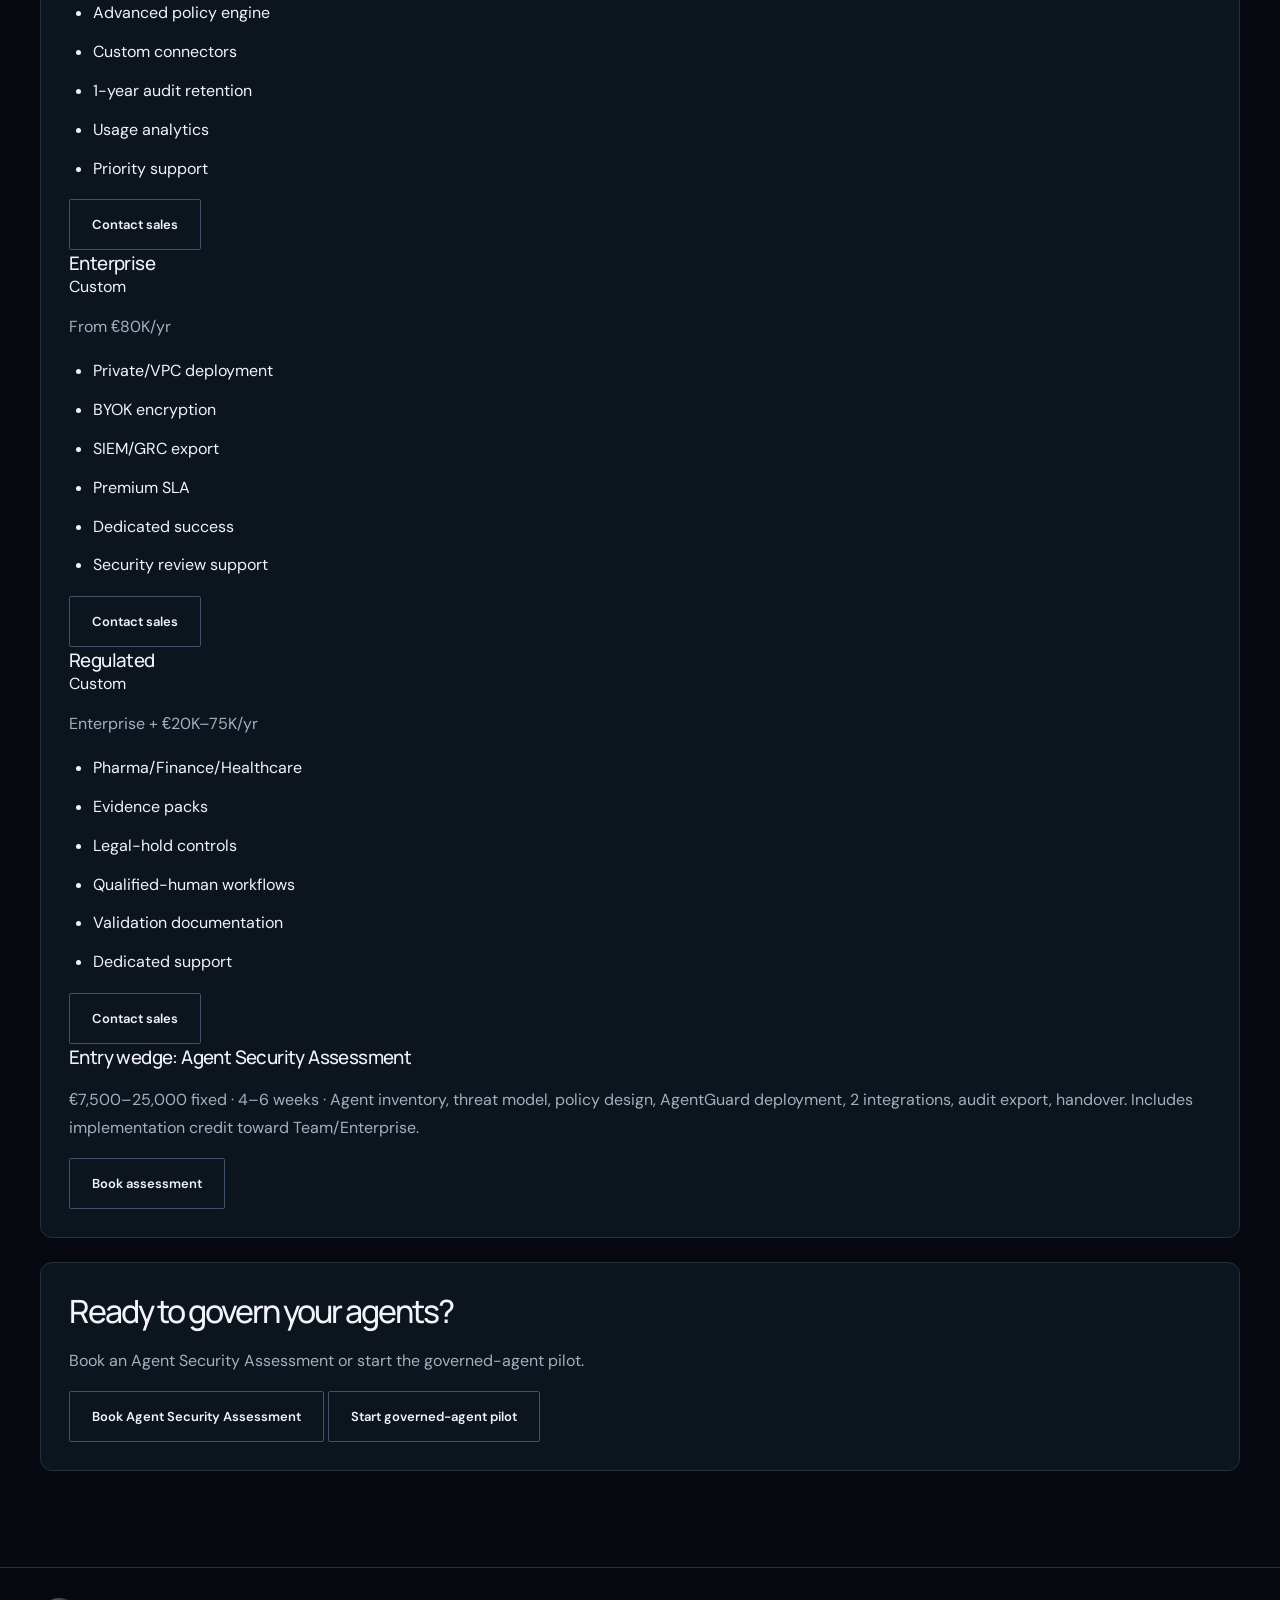
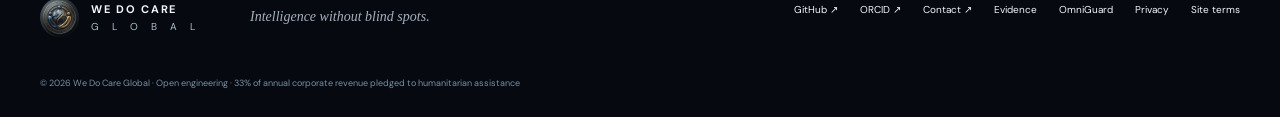
<file: omniguard.html>
<!DOCTYPE html>
<html data-palette="blue" lang="en">
<head>
<link rel="canonical" href="https://www.wedocare-global.com/omniguard/"/>
<meta charset="utf-8"/>
<meta http-equiv="Content-Security-Policy" content="default-src 'self'; script-src 'self' 'sha256-9ULPhlDV18ra8M09K0rxb4OSzGg6Q0QOhFaME/Feft4=' 'sha256-p5HXXd/yIfpeLrUEEzME+hzHvVTtjdjLqxqumI2zRLg='; style-src 'self' 'sha256-ufb3DW7j5wENqLGEfLFPidFrBowvWGUGswS5E1RRM84=' 'sha256-rTI3XaZX9BG4UlJtolK26Hu8pBZ2wN5Lks2DXMP1AX8=' 'sha256-p6bpCHa2WYuRIww57iFuY7pbT5sSr6XTmTp1DVV7/Jw=' 'sha256-9sOIYzKKBpb3vjMCZAK9niUC0uQ6SdG9ThHm67Derok='; img-src 'self' data: https://wedocare-global.com; font-src 'self' https://wedocare-global.com; media-src 'self' https://wedocare-global.com; connect-src 'self' https://wdcg-agentguard-api.emirperla96.workers.dev; object-src 'none'; base-uri 'self'; form-action 'self'"/>
<meta content="width=device-width,initial-scale=1" name="viewport"/>
<meta content="#0a0b0c" name="theme-color"/>
<title>OmniGuard | We Do Care Global</title>
<meta content="OmniGuard is the control plane for enterprise AI agents. Authorize tool access, protect credentials, and create audit evidence before an agent acts." name="description"/>
<link href="logo-small.webp" rel="icon"/>
<link href="mobile-preview-fixes.css" rel="stylesheet"/>
<link href="style.css?v=6" rel="stylesheet"/>
<meta name="referrer" content="strict-origin-when-cross-origin"/>
<meta property="og:type" content="website"/>
<meta property="og:site_name" content="We Do Care Global"/>
<meta property="og:title" content="OmniGuard | We Do Care Global"/>
<meta property="og:description" content="OmniGuard is the control plane for enterprise AI agents. Authorize tool access, protect credentials, and create audit evidence before an agent acts."/>
<meta property="og:url" content="https://www.wedocare-global.com/omniguard/"/>
<meta property="og:image" content="https://wedocare-global.com/brand-poster.jpg"/>
<meta property="og:image:alt" content="We Do Care Global infrastructure brand artwork"/>
<meta name="twitter:card" content="summary_large_image"/>
</head>
<body>
<a class="skip" href="#main">Skip to content</a>
<header>
<div class="shell">
<a class="brand" href="index.html#main" aria-label="We Do Care Global home">
<img src="logo-small.webp" width="96" height="96" alt="We Do Care Global original logo"/>
<span>WE DO CARE<span class="brand-sub">G L O B A L</span></span>
</a>
<nav id="main-nav" aria-label="Main navigation">
<a href="index.html#systems">Systems</a>
<a href="index.html#approach">Approach</a>
<a href="index.html#proof">Evidence</a>
<a href="omniguard.html" aria-current="page">OmniGuard</a>
<a href="https://shop.wedocare-global.com/" target="_blank" rel="noopener">Shop</a>
</nav>
<a class="button small" href="index.html#contact">Start Pilot</a>
<button class="menu" hidden aria-controls="main-nav" aria-label="Toggle navigation" aria-expanded="false">☰</button>
</div>
</header>
<main id="main" class="wrap project-page">
<a class="text-link" href="index.html#systems">← All systems</a>
<div class="eyebrow gold">WE DO CARE GLOBAL / OPEN ENGINEERING</div>

<!-- HERO -->
<section class="panel hero-panel" aria-labelledby="hero-title">
<h1 id="hero-title">Give AI agents boundaries.<br/>Prove every action.</h1>
<p class="lede">OmniGuard is the control plane for enterprise AI agents. Authorize tool access, protect credentials, and create audit evidence before an agent acts.</p>
<div class="hero-ctas">
<a class="button" href="#demo">Start governed-agent pilot</a>
<a class="button outline" href="#demo">See 90-second demo</a>
</div>
<div class="deployment-badges">
<span class="badge">SaaS</span>
<span class="badge">Private VPC</span>
<span class="badge">Air-gapped</span>
</div>
</section>

<!-- LIVE CONTROL DEMO -->
<section id="demo" class="panel demo-panel" aria-labelledby="demo-title">
<h2 id="demo-title">Live control example</h2>
<p>See the boundary before the action happens. An agent requests: <strong>&ldquo;Delete inactive customer records.&rdquo;</strong></p>
<p>OmniGuard inspects the request, checks the trust boundary, evaluates tool policy, scores session risk, and returns a governed decision:</p>

<div class="decision-trace" id="decision-trace">
<div class="trace-line"><span class="trace-label">injection_check</span><span class="trace-value pass">PASS — no instruction override pattern</span></div>
<div class="trace-line"><span class="trace-label">trust_boundary</span><span class="trace-value pass">PASS — source marked untrusted</span></div>
<div class="trace-line"><span class="trace-label">vault_lookup</span><span class="trace-value pass">2 scoped credentials resolved</span></div>
<div class="trace-line"><span class="trace-label">policy_engine</span><span class="trace-value review">REVIEW: destructive action</span></div>
<div class="trace-line"><span class="trace-label">session_risk</span><span class="trace-value pass">0.18 / elevated</span></div>
<div class="trace-line"><span class="trace-label">governance</span><span class="trace-value review">Human approval required</span></div>
</div>

<div class="decision-verdict blocked">
<span class="verdict-label">Decision:</span>
<span class="verdict-value">BLOCKED PENDING APPROVAL</span>
</div>

<div class="evidence-note">
Evidence: hash-linked audit record created <code id="audit-hash">0x8f31…c204 · prev 0x2ab7…9e11</code>
</div>

<div class="demo-controls">
<button class="button" id="run-demo">Run inspection</button>
<button class="button outline" id="reset-demo">Reset</button>
</div>
</section>

<!-- PROBLEM -->
<section class="panel" aria-labelledby="problem-title">
<h2 id="problem-title">The problem</h2>
<div class="problem-grid">
<div class="problem-card">
<h3>AI agents are becoming operational</h3>
<p>They can read data, call tools, spend money, and touch production systems.</p>
</div>
<div class="problem-card">
<h3>Without explicit policy and inspectable evidence</h3>
<p>Autonomy becomes operational risk.</p>
</div>
<div class="problem-card">
<h3>Security reviews block deployment</h3>
<p>Teams cannot expand agent access until actions are constrained, approvals required, and decisions explainable.</p>
</div>
</div>
</section>

<!-- PLATFORM -->
<section class="panel" aria-labelledby="platform-title">
<h2 id="platform-title">One control plane. Four enforcement layers.</h2>
<div class="platform-grid">
<article class="platform-card">
<div class="platform-icon">🛡️</div>
<h3>AgentGuard</h3>
<p>Authorize tool calls, enforce limits, and record inspectable decisions.</p>
<ul>
<li>Default-deny policy engine</li>
<li>Per-agent rate limits</li>
<li>HMAC-chained audit log</li>
<li>Human-in-the-loop approvals</li>
<li>Kill-switch coordination</li>
</ul>
</article>
<article class="platform-card">
<div class="platform-icon">🔐</div>
<h3>AgentVault</h3>
<p>Protect secrets, register tools, and keep agent execution bounded.</p>
<ul>
<li>Tool registry with OpenAPI import</li>
<li>Secret lifecycle & rotation</li>
<li>Bounded execution envelopes</li>
<li>RBAC & rate limiting</li>
<li>Hash-chained audit ledger</li>
</ul>
</article>
<article class="platform-card">
<div class="platform-icon">📊</div>
<h3>Agent Eval</h3>
<p>Prove quality and safety before expanding agent autonomy.</p>
<ul>
<li>Token telemetry & latency tracking</li>
<li>Tool path tracing (allow/deny/approval)</li>
<li>Error classification</li>
<li>Continuous evaluation suites</li>
<li>AgentGuard audit integration</li>
</ul>
</article>
<article class="platform-card">
<div class="platform-icon">🔍</div>
<h3>Enterprise Hybrid-RAG</h3>
<p>Ground answers in governed enterprise knowledge.</p>
<ul>
<li>BM25 + dense retrieval (RRF)</li>
<li>NVIDIA NeMo Retriever embeddings</li>
<li>Multi-modal: text, charts, structured data</li>
<li>RAGAS continuous evaluation</li>
<li>SSE streaming</li>
</ul>
</article>
</div>
</section>

<!-- HOW IT WORKS -->
<section class="panel" aria-labelledby="how-title">
<h2 id="how-title">How it works</h2>
<ol class="steps">
<li>
<span class="step-number">1</span>
<div>
<h3>Register agent & tools</h3>
<p>Define agents, tools, data sources, and risk tiers in the policy.</p>
</div>
</li>
<li>
<span class="step-number">2</span>
<div>
<h3>Define policy & approvals</h3>
<p>Set allow/block/review rules, rate limits, and human approvers.</p>
</div>
</li>
<li>
<span class="step-number">3</span>
<div>
<h3>Route actions through OmniGuard</h3>
<p>Every agent request passes through the 6-layer inspection pipeline.</p>
</div>
</li>
<li>
<span class="step-number">4</span>
<div>
<h3>Approve, block, or allow with evidence</h3>
<p>Decisions returned with governance headers and audit chain.</p>
</div>
</li>
<li>
<span class="step-number">5</span>
<div>
<h3>Export evidence to SIEM / GRC</h3>
<p>Hash-linked audit records exported to Splunk, Elastic, Datadog, or webhook.</p>
</div>
</li>
</ol>
</section>

<!-- PROOF -->
<section class="panel" aria-labelledby="proof-title">
<h2 id="proof-title">Trust should be inspectable</h2>
<p class="lede">Read the source, review the architecture, inspect the threat model, and see how evidence moves from agent action to enterprise audit system.</p>
<div class="proof-links">
<a class="button" href="https://github.com/WeDoCareGlobal/agentguard-next" target="_blank" rel="noopener">Security architecture</a>
<a class="button outline" href="https://github.com/WeDoCareGlobal/AgentVault-Next" target="_blank" rel="noopener">Threat model</a>
<a class="button outline" href="https://github.com/WeDoCareGlobal/WeDoCare-Global.Com-Next" target="_blank" rel="noopener">Integrations</a>
<a class="button outline" href="https://wedocare-global.com/docs" target="_blank" rel="noopener">Documentation</a>
<a class="button outline" href="#demo">Live demo</a>
</div>
</section>

<!-- PRICING -->
<section id="pricing" class="panel pricing-panel" aria-labelledby="pricing-title">
<h2 id="pricing-title">Start free. Scale with control.</h2>
<div class="pricing-table">
<div class="pricing-card">
<h3>Community</h3>
<div class="price"><span class="amount">Free</span></div>
<ul>
<li>Local-only usage</li>
<li>1 workspace</li>
<li>Basic policies</li>
<li>Local audit</li>
<li>Community support</li>
</ul>
<a class="button full-width" href="https://github.com/WeDoCareGlobal/agentguard-next">Self-host</a>
</div>
<div class="pricing-card popular">
<div class="popular-badge">Most popular</div>
<h3>Team</h3>
<div class="price"><span class="amount">€750</span><span class="period">/mo</span></div>
<p class="price-note">Annual commitment</p>
<ul>
<li>Hosted control plane</li>
<li>SSO (OIDC/SAML)</li>
<li>Policy Studio</li>
<li>90-day audit retention</li>
<li>Standard support</li>
<li>€0.005/governed action</li>
</ul>
<a class="button full-width" href="#contact">Start trial</a>
</div>
<div class="pricing-card">
<h3>Business</h3>
<div class="price"><span class="amount">€5,000</span><span class="period">/mo</span></div>
<p class="price-note">Annual commitment</p>
<ul>
<li>Unlimited agents/envs</li>
<li>Advanced policy engine</li>
<li>Custom connectors</li>
<li>1-year audit retention</li>
<li>Usage analytics</li>
<li>Priority support</li>
</ul>
<a class="button full-width" href="#contact">Contact sales</a>
</div>
<div class="pricing-card">
<h3>Enterprise</h3>
<div class="price"><span class="amount">Custom</span></div>
<p class="price-note">From €80K/yr</p>
<ul>
<li>Private/VPC deployment</li>
<li>BYOK encryption</li>
<li>SIEM/GRC export</li>
<li>Premium SLA</li>
<li>Dedicated success</li>
<li>Security review support</li>
</ul>
<a class="button full-width" href="#contact">Contact sales</a>
</div>
<div class="pricing-card">
<h3>Regulated</h3>
<div class="price"><span class="amount">Custom</span></div>
<p class="price-note">Enterprise + €20K–75K/yr</p>
<ul>
<li>Pharma/Finance/Healthcare</li>
<li>Evidence packs</li>
<li>Legal-hold controls</li>
<li>Qualified-human workflows</li>
<li>Validation documentation</li>
<li>Dedicated support</li>
</ul>
<a class="button full-width" href="#contact">Contact sales</a>
</div>
</div>
<div class="assessment-cta">
<h3>Entry wedge: Agent Security Assessment</h3>
<p>€7,500–25,000 fixed · 4–6 weeks · Agent inventory, threat model, policy design, AgentGuard deployment, 2 integrations, audit export, handover. Includes implementation credit toward Team/Enterprise.</p>
<a class="button" href="#contact">Book assessment</a>
</div>
</section>

<!-- FINAL CTA -->
<section class="panel final-cta" aria-labelledby="cta-title">
<h2 id="cta-title">Ready to govern your agents?</h2>
<p>Book an Agent Security Assessment or start the governed-agent pilot.</p>
<div class="cta-buttons">
<a class="button" href="#contact">Book Agent Security Assessment</a>
<a class="button outline" href="#demo">Start governed-agent pilot</a>
</div>
</section>
</main>
<footer class="wrap">
<a class="brand" href="index.html#main">
<img src="logo-small.webp" width="96" height="96" alt=""/>
<span>WE DO CARE<span class="brand-sub">G L O B A L</span></span>
</a>
<p>Intelligence without blind spots.</p>
<div>
<a href="https://github.com/WeDoCareGlobal" target="_blank" rel="noopener">GitHub ↗</a>
<a href="https://orcid.org/0009-0009-8515-2727" target="_blank" rel="noopener">ORCID ↗</a>
<a href="index.html#contact">Contact ↗</a>
<a href="evidence.html">Evidence</a>
<a href="omniguard.html">OmniGuard</a>
<a href="privacy.html">Privacy</a>
<a href="terms.html">Site terms</a>
</div>
<small>© 2026 We Do Care Global · Open engineering · 33% of annual corporate revenue pledged to humanitarian assistance</small>
</footer>
<script src="shared.js?v=5" defer></script>
<script>
(function(){
  const traceLines = document.querySelectorAll('#decision-trace .trace-line');
  const verdict = document.querySelector('.decision-verdict');
  const auditHash = document.getElementById('audit-hash');
  const runBtn = document.getElementById('run-demo');
  const resetBtn = document.getElementById('reset-demo');
  let running = false;
  let step = 0;
  const steps = [
    {label: 'injection_check', pass: true, text: 'PASS — no instruction override pattern'},
    {label: 'trust_boundary', pass: true, text: 'PASS — source marked untrusted'},
    {label: 'vault_lookup', pass: true, text: '2 scoped credentials resolved'},
    {label: 'policy_engine', pass: false, review: true, text: 'REVIEW: destructive action'},
    {label: 'session_risk', pass: true, text: '0.18 / elevated'},
    {label: 'governance', pass: false, review: true, text: 'Human approval required'},
  ];
  function animate() {
    if (step >= steps.length) {
      verdict.classList.remove('blocked');
      verdict.classList.add('review');
      verdict.querySelector('.verdict-value').textContent = 'REVIEW REQUIRED';
      auditHash.textContent = '0x' + Array.from(crypto.getRandomValues(new Uint8Array(16)), b => b.toString(16).padStart(2,'0')).join('') + ' · prev 0x' + Array.from(crypto.getRandomValues(new Uint8Array(16)), b => b.toString(16).padStart(2,'0')).join('');
      running = false;
      runBtn.disabled = false;
      return;
    }
    const line = traceLines[step];
    const s = steps[step];
    line.classList.remove('pending');
    if (s.pass) {
      line.classList.add('pass');
      line.querySelector('.trace-value').textContent = s.text;
    } else if (s.review) {
      line.classList.add('review');
      line.querySelector('.trace-value').textContent = s.text;
    }
    step++;
    setTimeout(animate, 350);
  }
  runBtn.addEventListener('click', () => {
    if (running) return;
    running = true;
    runBtn.disabled = true;
    resetBtn.disabled = true;
    verdict.classList.add('blocked');
    verdict.classList.remove('review');
    verdict.querySelector('.verdict-value').textContent = 'BLOCKED PENDING APPROVAL';
    traceLines.forEach(l => { l.className = 'trace-line pending'; });
    traceLines.forEach(l => l.querySelector('.trace-value').textContent = '—');
    step = 0;
    animate();
  });
  resetBtn.addEventListener('click', () => {
    if (running) return;
    traceLines.forEach(l => { l.className = 'trace-line'; });
    traceLines.forEach(l => l.querySelector('.trace-value').textContent = '—');
    verdict.classList.add('blocked');
    verdict.classList.remove('review');
    verdict.querySelector('.verdict-value').textContent = 'BLOCKED PENDING APPROVAL';
    auditHash.textContent = '0x8f31…c204 · prev 0x2ab7…9e11';
    runBtn.disabled = false;
    resetBtn.disabled = false;
    step = 0;
  });
})();
</script>
</body>
</html>
</file>
<file: mobile-preview-fixes.css>
/* Mobile staging refinements. External stylesheet avoids changing hashed inline CSS. */
:root { --mobile-masthead-offset: 132px; }
html { scroll-padding-top: var(--mobile-masthead-offset); }
[id] { scroll-margin-top: var(--mobile-masthead-offset); }
@media (max-width: 700px) {
  .pledge-figure span { color: #344b5c; }
  .pledge p { color: #344b5c; }
  .pledge small { color: #405568; }
  .pledge .link-bone { color: #245b80; }
  .pledge .link-bone:focus-visible { outline: 2px solid #245b80; outline-offset: 3px; }
  .contact a[href^="mailto:"], a[href^="mailto:"] { overflow-wrap: anywhere; }
}
</file>
<file: film-play.css>
/* Accessible video control independent of autoplay. */
.film-frame{position:relative}
.film-play-overlay{position:absolute;z-index:4;left:50%;top:50%;transform:translate(-50%,-50%);display:flex;align-items:center;gap:.75rem;padding:.9rem 1.25rem;border:1px solid rgba(232,228,219,.75);border-radius:999px;background:rgba(10,11,12,.85);color:#e8e4db;font:600 1rem/1.2 Manrope,system-ui,sans-serif;cursor:pointer;box-shadow:0 4px 22px rgba(0,0,0,.35)}
.film-play-overlay:hover,.film-play-overlay:focus-visible{background:#292723;outline:2px solid #c4a878;outline-offset:3px}
.film-play-overlay[hidden]{display:none!important}
</file>
<file: pledge-contrast.css>
/* Pledge contrast on the light background; scoped to avoid changing dark sections. */
#pledge .pledge-figure span,
#pledge .pledge p { color: #454b51; }
#pledge .pledge small { color: #555b60; }
#pledge .pledge-figure strong { color: #3975a2; }
</file>
<file: previews/approved-v2/style.css>
@import url('https://fonts.googleapis.com/css2?family=DM+Sans:wght@400;500;600;700&family=Manrope:wght@400;500;600;700;800&display=swap');
:root{--bg:#060a10;--panel:#0c141e;--line:#24313f;--text:#f2f4f7;--muted:#a4b0bf;--mint:#55d4e3;--gold:#d3b984}*{box-sizing:border-box}html{scroll-behavior:smooth;scroll-padding-top:100px}body{margin:0;background:var(--bg);color:var(--text);font:16px 'DM Sans',Arial,sans-serif}button,input,select,textarea{font:inherit}button,a,input,select,textarea{-webkit-tap-highlight-color:transparent}a{color:inherit;text-decoration:none}button{cursor:pointer}a,button{transition:background .2s,color .2s,transform .2s}button:focus-visible,a:focus-visible,input:focus-visible,select:focus-visible,textarea:focus-visible{outline:2px solid var(--gold);outline-offset:5px}h1,h2,h3,p{margin:0}h1,h2,h3{font-family:Manrope,Arial,sans-serif}h1{font-size:clamp(46px,4.85vw,74px);font-weight:500;line-height:1.12;letter-spacing:-3.6px}em{font-family:Georgia,serif;font-weight:400;color:var(--mint)}h2{font-size:clamp(32px,3.25vw,48px);line-height:1.2;font-weight:500;letter-spacing:-2px}h3{font-weight:500;letter-spacing:-.6px}.wrap{max-width:1280px;margin:auto;padding-left:40px;padding-right:40px}.preview{background:#55d4e3;color:#092129;padding:8px 40px;text-align:center;font-size:10px;letter-spacing:1.3px;font-weight:700}.preview span{font-weight:400;letter-spacing:.2px;margin-left:20px}.preview a{margin-left:22px;font-size:11px;letter-spacing:0}header{height:100px;max-width:1360px;margin:auto;display:flex;align-items:center;padding:0 40px;gap:42px}.brand{display:flex;gap:12px;align-items:center;font-size:14px;letter-spacing:1.7px;font-weight:700;line-height:1.3}.brand img{width:43px;height:43px;object-fit:cover;border-radius:50%}.brand-sub{display:block;font-size:10px;font-weight:400;letter-spacing:5px;margin-top:4px}nav{display:flex;gap:34px;margin-left:auto;font-size:13px;color:#c0cad6}nav a:hover,.text-link:hover{color:var(--mint)}.button{display:inline-flex;align-items:center;justify-content:center;gap:30px;border:1px solid #405267;padding:16px 22px;border-radius:4px;font-size:13px;font-weight:600;background:transparent;color:var(--text)}.button:hover{background:#182a39;transform:translateY(-2px)}.button.primary{background:var(--mint);color:#05252c;border-color:var(--mint)}.button.primary:hover{background:#8be7ef}.button.small{padding:12px 18px}.menu{display:none}.hero{display:grid;grid-template-columns:1.15fr 1fr;align-items:center;gap:10px;min-height:640px;padding-top:50px;padding-bottom:75px}.eyebrow{font-size:10px;letter-spacing:2px;font-weight:600;margin-bottom:26px}.eyebrow i,.diagram-foot i{display:inline-block;width:6px;height:6px;border-radius:50%;background:var(--mint);margin-right:10px;box-shadow:0 0 14px #55d4e366}.gold{color:var(--gold)}.intro{font-size:21px;line-height:1.5;margin-top:28px}.muted{color:var(--muted);font-size:15px;line-height:1.8}.hero-description{max-width:420px;margin-top:14px}.actions{display:flex;align-items:center;gap:22px;margin-top:30px}.text-link{font-size:12px}.hero-note{display:flex;align-items:center;gap:10px;color:#7e91a7;font-size:10px;margin-top:30px}.mini-line{height:1px;width:22px;background:var(--gold)}.ecosystem{position:relative;min-width:0;background:radial-gradient(ellipse,#124c6833 0,transparent 70%)}.diagram-caption,.diagram-foot{display:flex;justify-content:space-between;color:#8399ad;font-size:9px;letter-spacing:1px}.diagram-caption{padding:0 10px 20px}.diagram-caption span:last-child{color:var(--gold)}.orbital{position:relative;aspect-ratio:1.12}.orbit{position:absolute;border:1px solid #3e799355;border-radius:50%;inset:10% 12%}.orbit-two{inset:23% 25%;border-style:dashed;transform:rotate(30deg)}.axis{height:1px;background:linear-gradient(90deg,transparent,#357c99,transparent);position:absolute;top:50%;left:7%;width:86%}.axis-b{transform:rotate(60deg)}.axis-c{transform:rotate(-60deg)}.core{position:absolute;top:50%;left:50%;transform:translate(-50%,-50%);width:132px;height:132px;border:1px solid #88c9de66;border-radius:50%;background:radial-gradient(circle at 40% 20%,#1e4962,#0c1b2c 65%);box-shadow:0 0 80px #38d6ff14,inset 0 0 30px #4ab6dd15;display:flex;flex-direction:column;align-items:center;justify-content:center;font-size:8px;letter-spacing:1.5px}.core-mark{font-family:Georgia;font-size:50px;line-height:1.1;color:var(--gold)}.core small{font-size:6px;letter-spacing:3px;margin-top:6px}.node{position:absolute;width:136px;min-height:75px;border:1px solid #2d4d60;background:linear-gradient(130deg,#142534,#0b1420);border-radius:6px;color:#e4edf5;font-size:11px;box-shadow:0 7px 24px #0003}.node:hover{background:#163347;border-color:var(--gold);transform:translateY(-4px)}.node>span{color:var(--gold);display:block;font-size:22px;line-height:1.4}.node small{display:block;font-size:6px;letter-spacing:1.8px;color:#849bb2;margin:6px}.n1{top:1%;left:calc(50% - 68px)}.n2{top:25%;right:0}.n3{bottom:12%;right:0}.n4{bottom:-3%;left:calc(50% - 68px)}.n5{bottom:12%;left:0}.n6{top:25%;left:0}.diagram-foot{padding:44px 8px 0;font-size:8px;letter-spacing:0}.proof-strip{border-top:1px solid var(--line);border-bottom:1px solid var(--line);display:flex;gap:40px;align-items:center;padding-top:28px;padding-bottom:28px}.proof-strip>div{display:flex;align-items:center;gap:18px;flex:1}.proof-strip strong{font:29px Georgia;color:var(--mint)}.proof-strip span{font-size:10px;line-height:1.7;color:var(--muted)}.proof-strip>a{font-size:11px}.proof-strip>a span{margin-left:20px}.systems,.finder,.evidence{padding-top:95px;padding-bottom:90px}.section-head{display:flex;justify-content:space-between;align-items:end;gap:35px;margin-bottom:36px}.section-head .eyebrow{margin-bottom:19px}.section-head>p{font-size:13px}.filters{display:flex;gap:8px;flex-wrap:wrap;border-bottom:1px solid var(--line);padding-bottom:20px;margin-bottom:26px}.filters button{color:var(--muted);font-size:11px;border:1px solid transparent;background:transparent;border-radius:3px;padding:10px 15px}.filters button.active{color:var(--text);background:#152b39;border-color:#2f566b}.filters span{margin-left:12px;color:var(--gold)}.cards{display:grid;grid-template-columns:repeat(3,1fr);gap:18px}.card{border:1px solid var(--line);background:linear-gradient(145deg,#101c29,#0a111b);padding:26px;position:relative;overflow:hidden;border-radius:5px;display:flex;flex-direction:column;min-height:335px;transition:border-color .2s,transform .2s}.card:hover{border-color:#6e9db3;transform:translateY(-4px)}.card-top{display:flex;justify-content:space-between;align-items:center;color:#8da3b7;font-size:9px;letter-spacing:1.5px}.glyph{width:56px;height:56px;margin:26px 0 23px;display:grid;place-items:center;color:var(--gold);font-size:35px;position:relative;border:1px solid #57a2c444;border-radius:14px;background:radial-gradient(at 30% 20%,#215d7d66,transparent)}.card h3{font-size:23px;margin-bottom:12px}.card p{font-size:12px;line-height:1.8;color:var(--muted);max-width:290px}.card-bottom{margin-top:auto;padding-top:26px;display:flex;align-items:center;justify-content:space-between}.card-bottom>span{font-size:8px;letter-spacing:1px;color:#849aad}.card button{background:none;border:0;color:var(--mint);font-size:11px;padding:6px 0}.scope-note{font-size:10px;color:#8598ab;line-height:1.6;margin-top:23px}.approach{border-top:1px solid var(--line);border-bottom:1px solid var(--line);background:#0a111b;padding:80px 0}.approach-grid{display:grid;grid-template-columns:1fr 1fr;gap:85px}.approach .muted{margin:24px 0 25px;font-size:13px}.principles article{display:flex;gap:22px;padding:24px 0;border-bottom:1px solid var(--line)}.principles article:first-child{padding-top:0}.principles article:last-child{border:0}.principles article>span{font-size:11px;color:var(--gold);padding-top:5px}.principles h3{font-size:20px}.principles p{font-size:12px;color:var(--muted);line-height:1.8;margin-top:9px}.principles b{font-weight:400;color:var(--gold)}.finder-layout{display:grid;grid-template-columns:1fr 1.3fr;border:1px solid var(--line);border-radius:5px;overflow:hidden}.choices{padding:20px;background:#0a121d}.choices button{display:flex;justify-content:space-between;width:100%;text-align:left;padding:19px;background:none;color:var(--muted);border:1px solid transparent;border-radius:3px;font-size:13px}.choices button.selected{background:#132c3c;border-color:#32738b;color:var(--text)}.recommendation{padding:34px 40px;background:radial-gradient(at top right,#174e6b66,transparent 80%),#0e1e2c}.recommendation .eyebrow{margin-bottom:18px}.recommendation h3{font-size:30px}.recommendation p{font-size:13px;line-height:1.8;color:var(--muted);margin:14px 0 22px;max-width:430px}.evidence{padding-top:10px}.evidence-grid{display:grid;grid-template-columns:repeat(3,1fr);gap:35px}.evidence-grid a{border-top:1px solid #3d546c;padding-top:24px}.evidence-grid a:hover{color:var(--mint)}.evidence-icon{display:block;font:30px Georgia;color:var(--gold);margin-bottom:28px}.evidence-grid .eyebrow{font-size:8px;color:var(--muted)}.evidence-grid h3{font-size:25px;margin:14px 0}.evidence-grid p{font-size:12px;line-height:1.8;color:var(--muted);max-width:310px;min-height:72px}.evidence-grid b{display:block;font-size:11px;font-weight:500;margin-top:22px;color:var(--mint)}.purpose{border-top:1px solid var(--line);border-bottom:1px solid var(--line);padding-top:45px;padding-bottom:45px;display:grid;grid-template-columns:1fr 1fr;gap:20px 80px}.purpose .eyebrow{grid-column:1/-1;margin-bottom:0}.purpose>p{font:36px/1.2 Manrope,Arial;letter-spacing:-1px}.purpose>div:last-child{color:var(--muted);font-size:13px;line-height:1.8}.pledge{display:block;color:var(--gold);margin-top:10px}.purpose small{font-size:9px;display:block;margin-top:5px}.contact{padding-top:95px;padding-bottom:90px;display:grid;grid-template-columns:1.1fr 1fr;gap:100px}.contact h2{font-size:53px}.contact .muted{margin:25px 0;font-size:14px;max-width:380px}.email{font-size:16px;color:var(--mint)}.location{font-size:10px;color:#8297ab;margin-top:24px}form{display:grid;grid-template-columns:1fr 1fr;gap:10px 18px}label{font-size:10px;color:#c3d0df;grid-column:1/-1}input,textarea,select{width:100%;grid-column:1/-1;background:#0d1824;color:var(--text);border:1px solid #304458;padding:12px 13px;border-radius:3px;font-size:12px;margin-bottom:5px}textarea{resize:vertical}.form-note{font-size:10px;color:#91a5b9;line-height:1.7;grid-column:1/-1;margin:6px 0 12px}form .button{grid-column:1/-1}#form-status{font-size:11px;color:var(--mint);grid-column:1/-1;line-height:1.7}footer{border-top:1px solid var(--line);padding-top:30px;padding-bottom:28px;display:flex;align-items:center;gap:30px;flex-wrap:wrap}footer .brand{font-size:11px}footer .brand img{width:33px;height:33px}footer p{font:italic 14px Georgia;color:var(--muted);margin-left:20px}footer>div{margin-left:auto;display:flex;gap:22px;font-size:10px}footer>small{width:100%;font-size:9px;color:#798da2;padding-top:10px}dialog{background:#0d1825;color:var(--text);border:1px solid #3f7088;border-radius:8px;max-width:650px;width:calc(100% - 32px);padding:45px;max-height:90vh;overflow:auto}dialog::backdrop{background:#020810dd;backdrop-filter:blur(7px)}.close{position:absolute;right:16px;top:14px;background:none;border:0;color:var(--text);font-size:22px;padding:5px}.detail-eyebrow{font-size:10px;letter-spacing:2px;color:var(--gold);margin:12px 0 20px}dialog h2{font-size:35px;letter-spacing:-1px}dialog p{font-size:14px;line-height:1.8;color:var(--muted);margin:20px 0}dialog h3{font-size:16px;margin:28px 0 12px}dialog ul{padding-left:20px;color:var(--muted);font-size:13px;line-height:2}dialog .actions{flex-wrap:wrap;gap:12px}dialog .button{font-size:11px;padding:12px 14px}dialog .disclaimer{font-size:11px;padding:16px;background:#152535;border-left:2px solid var(--gold)}.skip{position:fixed;top:-100px;z-index:9;background:var(--mint);color:var(--bg);padding:15px}.skip:focus{top:10px}body.modal-open{overflow:hidden}[hidden]{display:none!important}@media(min-width:1450px){.hero{min-height:720px}}@media(max-width:1050px){.wrap{padding-left:28px;padding-right:28px}header{padding:0 28px;gap:22px}.hero{gap:25px}h1{font-size:50px;letter-spacing:-2.8px}.node{width:112px;font-size:9px}.n1,.n4{left:calc(50% - 56px)}.core{width:105px;height:105px}.actions{flex-wrap:wrap}.proof-strip{gap:22px}.proof-strip>div{gap:10px}.proof-strip>a{display:none}.contact{gap:55px}.card{padding:22px}.card h3{font-size:21px}}@media(max-width:760px){.preview{padding:9px 15px;font-size:8px}.preview span{margin-left:10px}.preview a{display:none}header{height:82px;padding:0 22px;position:relative}.brand{font-size:11px;letter-spacing:1px}.brand img{width:36px;height:36px}.brand-sub{font-size:8px}header>.button{margin-left:auto;font-size:10px;padding:10px;gap:10px}.menu{display:block;color:var(--text);background:none;border:0;font-size:21px}nav{display:none;position:absolute;top:75px;left:20px;right:20px;padding:22px;background:#122434;border:1px solid var(--line);z-index:8}nav.open{display:flex;flex-direction:column;gap:22px}.wrap{padding-left:23px;padding-right:23px}.hero{grid-template-columns:1fr;padding-top:35px;padding-bottom:50px;gap:65px}.hero-copy{max-width:520px}h1{font-size:clamp(42px,8.6vw,60px);letter-spacing:-2.8px}.intro{font-size:20px}.hero-description{font-size:14px}.hero .eyebrow{font-size:8px}.ecosystem{max-width:500px;width:100%;margin:auto}.orbital{aspect-ratio:1.15}.node{width:120px}.n1,.n4{left:calc(50% - 60px)}.core{width:110px;height:110px}.proof-strip{padding-top:24px;padding-bottom:24px;align-items:start;gap:15px}.proof-strip>div{display:block}.proof-strip strong{font-size:25px;display:block;margin-bottom:8px}.proof-strip span{font-size:9px}.section-head{display:block;margin-bottom:28px}.section-head>p{margin-top:20px;font-size:12px}.systems,.finder,.evidence{padding-top:60px;padding-bottom:50px}h2{font-size:34px;letter-spacing:-1.5px}.filters{gap:4px}.filters button{font-size:10px;padding:9px}.cards{grid-template-columns:1fr 1fr;gap:12px}.card{min-height:310px;padding:19px}.card h3{font-size:19px}.card-top{font-size:7px}.card p{font-size:11px}.card-bottom{flex-wrap:wrap;gap:10px}.card-bottom>span{font-size:7px}.glyph{margin:20px 0;width:46px;height:46px;font-size:28px}.approach{padding:55px 0}.approach-grid{grid-template-columns:1fr;gap:40px}.finder-layout{grid-template-columns:1fr}.recommendation{padding:28px}.choices{padding:12px}.choices button{padding:14px;font-size:12px}.evidence{padding-top:15px}.evidence-grid{grid-template-columns:1fr;gap:30px}.evidence-grid a{position:relative;padding-left:55px}.evidence-icon{position:absolute;left:0;top:25px}.evidence-grid p{min-height:0;max-width:none}.evidence-grid h3{font-size:23px}.evidence-grid b{margin-top:15px}.purpose{grid-template-columns:1fr;gap:25px;padding-top:38px;padding-bottom:38px}.purpose>p{font-size:33px}.contact{padding-top:60px;padding-bottom:55px;grid-template-columns:1fr;gap:35px}.contact h2{font-size:42px}footer{gap:23px}footer p{display:none}footer>div{gap:14px}dialog{padding:35px 24px}.diagram-foot{font-size:7px}}@media(max-width:420px){.cards{grid-template-columns:1fr}.card{min-height:290px}.card p{max-width:none}.node{width:105px;font-size:9px}.n1,.n4{left:calc(50% - 52.5px)}.core{width:90px;height:90px}.core-mark{font-size:35px}.core>span:not(.core-mark){font-size:6px}.diagram-caption{font-size:8px}.hero h1{font-size:43px}.preview span{font-size:7px}.brand-sub{letter-spacing:4px}}@media(prefers-reduced-motion:reduce){html{scroll-behavior:auto}*,*::before,*::after{transition:none!important}}

/* Revision 02: graphite, cyan light and restrained metal. */
:root{--cyan:#55d4e3;--gold:#d3b984}body{background:radial-gradient(ellipse at 90% 8%,#0c1d2d 0,transparent 35%),#060a10}em{font-family:Manrope,Arial,sans-serif;font-style:normal;font-weight:500;color:#60d3df}h1{font-weight:500;letter-spacing:-4px;font-size:clamp(62px,6.4vw,96px);line-height:1.01}h2{font-size:clamp(36px,3.7vw,53px)}.preview{background:#0b121d;color:#8299b2;border-bottom:1px solid #24313f}.preview a{color:var(--gold)}header{height:104px}.brand{font-size:13px}.brand img{width:49px;height:49px}.button{border-radius:2px}.button.primary{background:linear-gradient(115deg,#d7bf8d,#bfa16a);border-color:#d7bf8d;color:#11151d}.button.primary:hover{background:#e4cea4}.hero{max-width:1440px;grid-template-columns:1fr 1.1fr;padding-top:32px;padding-bottom:70px;gap:0;min-height:690px}.hero-copy{position:relative;z-index:2;padding-left:40px}.hero .eyebrow{font-size:9px;letter-spacing:2.2px;color:#98adbf}.hero .intro{font-size:21px;margin-top:27px}.hero-description{font-size:15px;max-width:440px}.hero .actions{gap:24px}.hero .text-link{font-size:12px}.hero-visual{height:540px;position:relative;overflow:hidden;background:#080f18;border:1px solid #24394d;border-radius:3px;box-shadow:0 0 100px #0b628b14;margin-left:-20px}.hero-visual video{width:100%;height:100%;object-fit:cover;object-position:50%;opacity:.9}.film-vignette{position:absolute;inset:0;background:linear-gradient(180deg,#060d18bb,transparent 30%,transparent 65%,#060b13e6);pointer-events:none}.film-label{position:absolute;z-index:2;left:24px;right:24px;top:24px;display:flex;justify-content:space-between;gap:15px;font-size:8px;letter-spacing:1.8px;color:#a7c2d1}.film-label span:last-child{color:#d3b984;font-size:7px}.film-footer{position:absolute;z-index:2;bottom:25px;left:25px;right:25px;display:flex;justify-content:space-between;align-items:end;font-size:9px;line-height:2;letter-spacing:1.8px;color:#c3d1dd}.film-footer b{font-weight:400;color:#d3b984}.film-footer button{background:#111e2caa;border:1px solid #4d6375;color:#dce7f0;border-radius:2px;padding:9px 12px;font-size:9px;letter-spacing:0}.proof-strip{background:#0a111b99}.proof-strip strong{color:var(--gold);font-family:Manrope;font-size:28px;letter-spacing:-1px}.proof-strip span{font-size:11px}.cards{gap:20px}.card{min-height:355px;padding:28px;background:radial-gradient(ellipse at 90% 0%,#12354b55,transparent 60%),linear-gradient(135deg,#101b29,#090f18);border-color:#263548;border-radius:3px}.card::before{content:'';position:absolute;top:0;left:28px;width:40px;height:2px;background:#4bb7c6}.card:nth-child(even)::before{background:#c8ad78}.card h3{font-size:25px}.card p{font-size:13px;line-height:1.8}.card-top{font-size:9px}.glyph{color:#7adddf;background:linear-gradient(140deg,#163647,#0a1723);border-color:#38647766;border-radius:10px;width:64px;height:64px;box-shadow:inset 0 0 20px #2cadd511,0 0 30px #2cadd509}.glyph svg{width:34px;height:34px;fill:none;stroke:currentColor;stroke-width:1.35;stroke-linecap:round;stroke-linejoin:round}.card:nth-child(even) .glyph{color:#d3b984;background:linear-gradient(140deg,#302b22,#111b24);border-color:#7f6c4e66}.card-bottom{border-top:1px solid #253547;margin-top:24px;padding-top:19px}.card-bottom button{font-size:12px}.approach{background:linear-gradient(115deg,#0c1723,#080e17)}.evidence-icon{color:var(--gold)}.purpose{background:radial-gradient(ellipse at 80% 50%,#17344a33,transparent 70%)}.purpose em{color:#c8d4e0}.contact h2 em{color:#65ccda}.recommendation{background:radial-gradient(at top right,#163e5b88,transparent 80%),#0d1826}.filters button.active{border-color:#416c82}.brand-sub{color:#acbdcb}dialog .glyph{margin-top:0}footer .brand img{width:39px;height:39px}
@media(min-width:1450px){.hero{min-height:740px}.hero-visual{height:580px}}@media(max-width:1050px){.hero-copy{padding-left:0}.hero{gap:20px}.hero-visual{margin-left:0;height:490px}h1{font-size:70px}.hero .eyebrow{font-size:8px;letter-spacing:1.5px}.film-label{left:15px;right:15px}.film-label span:last-child{display:none}.film-footer{left:15px;right:15px;letter-spacing:1px;font-size:8px}.film-footer button{padding:7px}.card h3{font-size:22px}}@media(max-width:760px){header{height:84px}.hero{grid-template-columns:1fr;gap:35px;padding-top:28px;padding-bottom:40px}.hero h1{font-size:clamp(62px,12vw,85px);letter-spacing:-3px}.hero-copy{padding-left:0}.hero-visual{height:320px;margin-left:0}.hero-description{max-width:480px;font-size:14px}.hero .intro{font-size:19px}.film-label span:last-child{display:block}.film-footer{font-size:9px;left:20px;right:20px}.film-footer button{font-size:10px}.card{padding:22px;min-height:340px}.card h3{font-size:21px}.card p{font-size:12px}.card .glyph{width:54px;height:54px}.proof-strip span{font-size:9px}.brand img{width:40px;height:40px}.hero-note{font-size:9px}.cards{gap:14px}}@media(max-width:420px){.hero-visual{height:280px}.hero h1{font-size:64px}.card{min-height:310px}.card h3{font-size:25px}.card p{font-size:13px}.film-label{font-size:7px}.film-label span:last-child{font-size:6px}.film-footer{font-size:8px}.hero .eyebrow{font-size:7px;letter-spacing:1.4px}}
</file>
<file: previews/candidate-v3/style.css>
@import url('https://fonts.googleapis.com/css2?family=DM+Sans:wght@400;500;600;700&family=Manrope:wght@400;500;600;700;800&display=swap');
:root{--bg:#060a10;--panel:#0c141e;--line:#263548;--ink:#f2f4f7;--muted:#a4b0bf;--cyan:#60d3df;--gold:#d3b984}*{box-sizing:border-box}html{scroll-behavior:smooth;scroll-padding-top:100px}body{margin:0;background:radial-gradient(ellipse at 90% 8%,#0c1d2d,transparent 35%),var(--bg);color:var(--ink);font:16px/1.6 'DM Sans',Arial,sans-serif}a{color:inherit;text-decoration:none}a:hover{color:var(--cyan)}button,input,select,textarea{font:inherit}button{cursor:pointer}a,button{transition:background .2s,color .2s,transform .2s}a:focus-visible,button:focus-visible,input:focus-visible,select:focus-visible,textarea:focus-visible{outline:2px solid var(--gold);outline-offset:5px}h1,h2,h3,p{margin:0}h1,h2,h3{font-family:Manrope,Arial,sans-serif;font-weight:500}h1{font-size:clamp(62px,6.4vw,96px);line-height:1.01;letter-spacing:-4px}h2{font-size:clamp(36px,3.7vw,53px);line-height:1.18;letter-spacing:-2px}h3{letter-spacing:-.6px}em{font-style:normal;color:var(--cyan)}.wrap{max-width:1280px;margin:auto;padding-inline:40px}.preview{text-align:center;padding:8px 20px;background:#0b121d;border-bottom:1px solid var(--line);color:#98adbf;font-size:10px;letter-spacing:1px}.preview span,.preview a{margin-left:20px}.preview a{color:var(--gold)}header{max-width:1360px;margin:auto;min-height:104px;padding:20px 40px;display:flex;align-items:center;gap:35px;position:relative}.brand{display:flex;align-items:center;gap:12px;font-size:13px;letter-spacing:1.7px;font-weight:700;line-height:1.3}.brand img{width:49px;height:49px;border-radius:50%;object-fit:cover}.brand-sub{display:block;font-size:10px;letter-spacing:5px;font-weight:400;color:#acbdcb;margin-top:5px}nav{display:flex;gap:30px;margin-left:auto;font-size:13px;color:#c0cad6}.menu{display:none}.button{display:inline-flex;justify-content:center;align-items:center;gap:25px;border:1px solid #405267;border-radius:2px;padding:15px 21px;background:transparent;color:var(--ink);font-size:13px;font-weight:600}.button:hover{background:#182a39;transform:translateY(-2px)}.button.primary{background:linear-gradient(115deg,#d7bf8d,#bfa16a);border-color:#d7bf8d;color:#11151d}.button.primary:hover{background:#e4cea4}.button.small{padding:11px 17px}.eyebrow{font-size:10px;letter-spacing:2px;font-weight:600;margin-bottom:25px}.gold{color:var(--gold)}.eyebrow i{display:inline-block;width:6px;height:6px;background:var(--cyan);border-radius:50%;margin-right:10px}.muted{color:var(--muted);font-size:15px;line-height:1.8}.intro{font-size:21px;line-height:1.5;margin-top:27px}.hero{max-width:1440px;display:grid;grid-template-columns:1fr 1.1fr;align-items:center;gap:30px;padding-top:32px;padding-bottom:70px;min-height:690px}.hero-copy{padding-left:40px;position:relative}.hero .eyebrow{font-size:9px;letter-spacing:2px;color:#98adbf}.hero-description{max-width:440px;margin-top:14px}.actions{display:flex;gap:22px;align-items:center;flex-wrap:wrap;margin-top:30px}.text-link{font-size:12px}.hero-note{display:flex;align-items:center;gap:10px;font-size:10px;color:#8b9eb2;margin-top:30px}.mini-line{height:1px;width:22px;background:var(--gold)}.hero-visual{position:relative;border:1px solid #24394d;border-radius:3px;overflow:hidden;background:#080f18;box-shadow:0 0 100px #0b628b14;min-width:0}.film-label{display:flex;justify-content:space-between;gap:15px;font-size:8px;letter-spacing:1.5px;padding:20px;color:#a7c2d1}.film-label span:last-child{color:var(--gold);font-size:7px}.hero-visual video{display:block;width:100%;height:auto;aspect-ratio:16/9;object-fit:contain;background:#080f18}.film-vignette{display:none}.film-footer{padding:20px;display:flex;justify-content:space-between;align-items:center;gap:15px;font-size:9px;line-height:2;letter-spacing:1.5px;color:#c3d1dd}.film-footer b{font-weight:400;color:var(--gold)}.film-footer button{background:#111e2c;border:1px solid #4d6375;color:#dce7f0;border-radius:2px;padding:9px 12px;font-size:10px}.proof-strip{display:flex;gap:30px;align-items:center;padding-block:28px;border-block:1px solid var(--line);background:#0a111b99}.proof-strip>div{flex:1;display:flex;gap:18px;align-items:center}.proof-strip strong{font:28px Manrope;color:var(--gold);letter-spacing:-1px}.proof-strip span{font-size:11px;line-height:1.7;color:var(--muted)}.proof-strip>a{font-size:11px}.proof-strip>a span{margin-left:15px}.systems,.finder,.evidence{padding-block:90px}.section-head{display:flex;align-items:end;justify-content:space-between;gap:35px;margin-bottom:36px}.section-head .eyebrow{margin-bottom:19px}.section-head>p{font-size:13px}.filters{display:flex;gap:8px;flex-wrap:wrap;padding-bottom:20px;margin-bottom:26px;border-bottom:1px solid var(--line)}.filters button{border:1px solid transparent;border-radius:3px;background:none;color:var(--muted);padding:10px 15px;font-size:11px}.filters button.active{color:var(--ink);border-color:#416c82;background:#152b39}.filters span{color:var(--gold);margin-left:12px}.cards{display:grid;grid-template-columns:repeat(3,minmax(0,1fr));gap:20px}.card{display:flex;flex-direction:column;position:relative;min-height:355px;padding:28px;border:1px solid var(--line);border-radius:3px;background:radial-gradient(ellipse at 90% 0%,#12354b55,transparent 60%),linear-gradient(135deg,#101b29,#090f18);transition:border-color .2s,transform .2s}.card:hover{border-color:#6e9db3;transform:translateY(-3px)}.card::before{content:'';position:absolute;left:28px;top:0;width:40px;height:2px;background:var(--cyan)}.card:nth-child(even)::before{background:var(--gold)}.card-top{display:flex;justify-content:space-between;font-size:9px;letter-spacing:1.5px;color:#9aafc2}.glyph{display:grid;place-items:center;width:64px;height:64px;border:1px solid #38647788;border-radius:10px;background:linear-gradient(140deg,#163647,#0a1723);color:#7adddf;margin:26px 0 23px}.glyph svg{width:34px;height:34px;fill:none;stroke:currentColor;stroke-width:1.35;stroke-linecap:round;stroke-linejoin:round}.card:nth-child(even) .glyph{color:var(--gold);background:linear-gradient(140deg,#302b22,#111b24);border-color:#7f6c4e88}.card h3{font-size:25px;line-height:1.3;margin-bottom:12px}.card p{color:var(--muted);font-size:13px;line-height:1.8}.card-bottom{display:flex;justify-content:space-between;gap:10px;align-items:center;border-top:1px solid var(--line);margin-top:auto;padding-top:19px}.card p+.card-bottom{margin-top:24px}.card-bottom span{font-size:8px;letter-spacing:1px;color:#9aafc2}.card-bottom a{font-size:12px;color:var(--cyan)}.scope-note{color:#91a5b9;font-size:11px;margin-top:23px}.approach{padding-block:80px;border-block:1px solid var(--line);background:linear-gradient(115deg,#0c1723,#080e17)}.approach-grid{display:grid;grid-template-columns:1fr 1fr;gap:85px}.approach .muted{margin:24px 0;font-size:13px}.principles article{display:flex;gap:22px;padding:24px 0;border-bottom:1px solid var(--line)}.principles article:first-child{padding-top:0}.principles article:last-child{border:0}.principles article>span{color:var(--gold);font-size:11px;padding-top:5px}.principles h3{font-size:20px}.principles p{font-size:12px;color:var(--muted);margin-top:9px;line-height:1.8}.principles b{font-weight:400;color:var(--gold)}.finder-layout{display:grid;grid-template-columns:1fr 1.3fr;border:1px solid var(--line);border-radius:3px;overflow:hidden}.choices{padding:20px;background:#0a121d}.choices button{display:flex;justify-content:space-between;gap:15px;width:100%;padding:19px;background:none;border:1px solid transparent;color:var(--muted);text-align:left;font-size:13px}.choices button.selected{background:#132c3c;border-color:#32738b;color:var(--ink)}.recommendation{padding:34px 40px;background:radial-gradient(at top right,#163e5b88,transparent 80%),#0d1826}.recommendation h3{font-size:30px}.recommendation p{font-size:13px;color:var(--muted);line-height:1.8;margin:14px 0 22px}.finder-layout:has(.choices[hidden]){grid-template-columns:1fr}.evidence{padding-top:10px}.evidence-grid{display:grid;grid-template-columns:repeat(3,minmax(0,1fr));gap:35px}.evidence-grid>a{padding-top:24px;border-top:1px solid #3d546c}.evidence-icon{display:block;color:var(--gold);font:30px Georgia;margin-bottom:28px}.evidence-grid .eyebrow{font-size:9px;color:var(--muted)}.evidence-grid h3{font-size:25px;margin:14px 0}.evidence-grid p{font-size:12px;color:var(--muted);line-height:1.8;min-height:72px}.evidence-grid b{display:block;color:var(--cyan);font-size:11px;font-weight:500;margin-top:22px}.purpose{display:grid;grid-template-columns:1fr 1fr;gap:20px 80px;border-block:1px solid var(--line);padding-block:45px;background:radial-gradient(ellipse at 80% 50%,#17344a33,transparent 70%)}.purpose .eyebrow{grid-column:1/-1;margin:0}.purpose>p{font:36px/1.2 Manrope;letter-spacing:-1px}.purpose em{color:#c8d4e0}.purpose>div:last-child{color:var(--muted);font-size:13px;line-height:1.8}.pledge{display:block;color:var(--gold);margin-top:10px}.purpose small{display:block;font-size:10px;margin-top:5px}.contact{display:grid;grid-template-columns:1.1fr 1fr;gap:90px;padding-block:95px}.contact .muted{max-width:380px;margin:25px 0;font-size:14px}.email{font-size:16px;color:var(--cyan);overflow-wrap:anywhere}.location{font-size:11px;color:#91a5b9;margin-top:24px}form{display:grid;gap:10px}label{font-size:12px;color:#c3d0df}input,textarea,select{width:100%;border:1px solid #304458;border-radius:3px;padding:12px 13px;background:#0d1824;color:var(--ink);font-size:14px;margin-bottom:5px}textarea{resize:vertical}.form-note{font-size:11px;line-height:1.7;color:#a4b0bf;margin:6px 0 12px}.form-note a,.consent a,.legal a{color:var(--cyan);text-decoration:underline}.consent{display:block;font-size:12px;line-height:1.7}.consent input{width:auto;margin-right:8px;accent-color:var(--cyan)}.honeypot{display:none}footer{border-top:1px solid var(--line);display:flex;align-items:center;flex-wrap:wrap;gap:30px;padding-block:30px}footer .brand{font-size:11px}footer .brand img{width:39px;height:39px}footer p{font:italic 14px Georgia;color:var(--muted)}footer>div{margin-left:auto;display:flex;gap:20px;font-size:11px}footer>small{width:100%;font-size:10px;color:#91a5b9}.skip{position:fixed;top:-100px;z-index:9;background:var(--cyan);color:var(--bg);padding:15px}.skip:focus{top:10px}[hidden]{display:none!important}.product-hero{padding-block:55px 65px;border-bottom:1px solid var(--line)}.back{display:inline-block;color:var(--muted);font-size:13px;margin-bottom:40px}.product-hero h1{font-size:clamp(40px,6vw,76px);letter-spacing:-2px;overflow-wrap:anywhere}.product-hero .intro{max-width:800px;color:var(--muted)}.product-body{display:grid;grid-template-columns:minmax(0,1.7fr) minmax(0,1fr);gap:70px;padding-block:70px}.product-body h2{font-size:36px}.product-body h3{font-size:22px;margin-top:30px}.product-body p,.product-body li,.related p,.legal p{color:var(--muted);line-height:1.9;margin-top:18px}.product-body li{margin-top:8px}.source-panel{align-self:start;padding:26px;border:1px solid var(--line);background:var(--panel)}.source-panel h3{margin-top:0}.source-panel>a{display:block;margin-top:20px;color:var(--cyan);font-size:13px;overflow-wrap:anywhere}.source-panel p{font-size:12px}.disclaimer{margin-top:35px;padding:20px 25px;border-left:2px solid var(--gold);background:#111e2c}.disclaimer h3{margin-top:0}.disclaimer p{font-size:13px}.related{padding-block:45px 70px;border-top:1px solid var(--line)}.related h2{font-size:32px}.related .button{margin-top:24px}.legal{max-width:850px;padding-block:65px}.legal h1{font-size:60px}.legal h2{font-size:29px;margin-top:35px}
@media(max-width:1050px){.wrap{padding-inline:28px}header{padding-inline:28px;gap:22px}.hero-copy{padding-left:0}.hero{gap:20px}h1{font-size:70px}.hero .eyebrow{font-size:8px}.film-label span:last-child{display:none}.proof-strip>a{display:none}.contact{gap:50px}.card{padding:22px}.card h3{font-size:22px}.product-body{gap:35px}}
@media(max-width:760px){.wrap{padding-inline:23px}.preview{font-size:8px}.preview a{display:none}.preview span{margin-left:8px}header{padding:18px 23px;gap:15px;flex-wrap:wrap;min-height:84px}.brand{font-size:11px}.brand img{width:40px;height:40px}.brand-sub{font-size:8px}header>.button{margin-left:auto;font-size:10px;padding:10px;gap:10px}nav{width:100%;order:5;margin:0;justify-content:space-between;font-size:12px}.js nav{display:none;position:absolute;top:80px;left:23px;right:23px;width:auto;padding:22px;border:1px solid var(--line);background:#122434;z-index:8;flex-direction:column;gap:22px}.js nav.open{display:flex}.js .menu{display:block;background:none;color:var(--ink);border:0;font-size:22px;padding:6px}.hero{grid-template-columns:1fr;gap:35px;padding-block:28px 40px;min-height:0}.hero h1{font-size:clamp(62px,12vw,85px);letter-spacing:-3px}.hero .intro{font-size:19px}.hero-description{font-size:14px}.hero-note{font-size:9px}.film-label span:last-child{display:block;font-size:6px}.film-footer{font-size:8px}.proof-strip{gap:15px;padding-block:24px;align-items:start}.proof-strip>div{display:block}.proof-strip strong{display:block;font-size:25px;margin-bottom:8px}.proof-strip span{font-size:9px}.systems,.finder,.evidence{padding-block:60px 50px}.section-head{display:block;margin-bottom:28px}.section-head>p{margin-top:20px;font-size:12px}h2{font-size:34px;letter-spacing:-1.5px}.filters{gap:4px}.filters button{font-size:10px;padding:9px}.cards{grid-template-columns:repeat(2,minmax(0,1fr));gap:14px}.card{min-height:330px;padding:20px}.card h3{font-size:21px}.card-top{font-size:8px}.card p{font-size:12px}.card-bottom{flex-wrap:wrap}.card .glyph{width:54px;height:54px}.approach{padding-block:55px}.approach-grid{grid-template-columns:1fr;gap:40px}.finder-layout{grid-template-columns:1fr}.choices{padding:12px}.choices button{padding:14px;font-size:12px}.recommendation{padding:28px}.evidence{padding-top:15px}.evidence-grid{grid-template-columns:1fr;gap:30px}.evidence-grid>a{position:relative;padding-left:55px}.evidence-icon{position:absolute;left:0;top:25px}.evidence-grid p{min-height:0}.purpose{grid-template-columns:1fr;gap:25px;padding-block:38px}.purpose>p{font-size:33px}.contact{grid-template-columns:1fr;gap:35px;padding-block:60px}.contact h2{font-size:42px}footer{gap:23px}footer p{display:none}footer>div{gap:14px;flex-wrap:wrap}.product-body{grid-template-columns:1fr;padding-block:45px}.product-hero{padding-block:35px 45px}.product-hero h1{font-size:46px}.legal h1{font-size:45px}}
@media(max-width:420px){.cards{grid-template-columns:1fr}.card{min-height:310px}.card h3{font-size:25px}.card p{font-size:13px}.hero h1{font-size:64px}.hero .eyebrow{font-size:7px;letter-spacing:1.4px}.brand-sub{letter-spacing:4px}.film-label{padding:15px;font-size:7px}.film-footer{padding:15px}.product-hero h1{font-size:40px}}
@media(prefers-reduced-motion:reduce){html{scroll-behavior:auto}*,*::before,*::after{transition:none!important}}
</file>
<file: style.css>
@font-face {
  font-family: 'DM Sans';
  font-style: normal;
  font-weight: 400;
  font-display: swap;
  src: url(fonts/dm-sans-400.woff) format('woff');
}
@font-face {
  font-family: 'DM Sans';
  font-style: normal;
  font-weight: 500;
  font-display: swap;
  src: url(fonts/dm-sans-500.woff) format('woff');
}
@font-face {
  font-family: 'DM Sans';
  font-style: normal;
  font-weight: 600;
  font-display: swap;
  src: url(fonts/dm-sans-600.woff) format('woff');
}
@font-face {
  font-family: 'DM Sans';
  font-style: normal;
  font-weight: 700;
  font-display: swap;
  src: url(fonts/dm-sans-700.woff) format('woff');
}
@font-face {
  font-family: 'Manrope';
  font-style: normal;
  font-weight: 400;
  font-display: swap;
  src: url(fonts/manrope-400.woff) format('woff');
}
@font-face {
  font-family: 'Manrope';
  font-style: normal;
  font-weight: 500;
  font-display: swap;
  src: url(fonts/manrope-500.woff) format('woff');
}
@font-face {
  font-family: 'Manrope';
  font-style: normal;
  font-weight: 600;
  font-display: swap;
  src: url(fonts/manrope-600.woff) format('woff');
}
@font-face {
  font-family: 'Manrope';
  font-style: normal;
  font-weight: 700;
  font-display: swap;
  src: url(fonts/manrope-700.woff) format('woff');
}
@font-face {
  font-family: 'Manrope';
  font-style: normal;
  font-weight: 800;
  font-display: swap;
  src: url(fonts/manrope-800.woff) format('woff');
}
:root{--bg:#060a10;--panel:#0c141e;--line:#24313f;--text:#f2f4f7;--muted:#a4b0bf;--mint:#55d4e3;--gold:#d3b984}*{box-sizing:border-box}html{scroll-behavior:smooth;scroll-padding-top:100px}body{margin:0;background:var(--bg);color:var(--text);font:16px 'DM Sans',Arial,sans-serif}button,input,select,textarea{font:inherit}button,a,input,select,textarea{-webkit-tap-highlight-color:transparent}a{color:inherit;text-decoration:none}button{cursor:pointer}a,button{transition:background .2s,color .2s,transform .2s}button:focus-visible,a:focus-visible,input:focus-visible,select:focus-visible,textarea:focus-visible{outline:2px solid var(--gold);outline-offset:5px}h1,h2,h3,p{margin:0}h1,h2,h3{font-family:Manrope,Arial,sans-serif}h1{font-size:clamp(46px,4.85vw,74px);font-weight:500;line-height:1.12;letter-spacing:-3.6px}em{font-family:Georgia,serif;font-weight:400;color:var(--mint)}h2{font-size:clamp(32px,3.25vw,48px);line-height:1.2;font-weight:500;letter-spacing:-2px}h3{font-weight:500;letter-spacing:-.6px}.wrap{max-width:1280px;margin:auto;padding-left:40px;padding-right:40px}.preview{background:#55d4e3;color:#092129;padding:8px 40px;text-align:center;font-size:10px;letter-spacing:1.3px;font-weight:700}.preview span{font-weight:400;letter-spacing:.2px;margin-left:20px}.preview a{margin-left:22px;font-size:11px;letter-spacing:0}header{height:100px;max-width:1360px;margin:auto;display:flex;align-items:center;padding:0 40px;gap:42px}.brand{display:flex;gap:12px;align-items:center;font-size:14px;letter-spacing:1.7px;font-weight:700;line-height:1.3}.brand img{width:43px;height:43px;object-fit:cover;border-radius:50%}.brand-sub{display:block;font-size:10px;font-weight:400;letter-spacing:5px;margin-top:4px}nav{display:flex;gap:34px;margin-left:auto;font-size:13px;color:#c0cad6}nav a:hover,.text-link:hover{color:var(--mint)}.button{display:inline-flex;align-items:center;justify-content:center;gap:30px;border:1px solid #405267;padding:16px 22px;border-radius:4px;font-size:13px;font-weight:600;background:transparent;color:var(--text)}.button:hover{background:#182a39;transform:translateY(-2px)}.button.primary{background:var(--mint);color:#05252c;border-color:var(--mint)}.button.primary:hover{background:#8be7ef}.button.small{padding:12px 18px}.menu{display:none}.hero{display:grid;grid-template-columns:1.15fr 1fr;align-items:center;gap:10px;min-height:640px;padding-top:50px;padding-bottom:75px}.eyebrow{font-size:10px;letter-spacing:2px;font-weight:600;margin-bottom:26px}.eyebrow i,.diagram-foot i{display:inline-block;width:6px;height:6px;border-radius:50%;background:var(--mint);margin-right:10px;box-shadow:0 0 14px #55d4e366}.gold{color:var(--gold)}.intro{font-size:21px;line-height:1.5;margin-top:28px}.muted{color:var(--muted);font-size:15px;line-height:1.8}.hero-description{max-width:420px;margin-top:14px}.actions{display:flex;align-items:center;gap:22px;margin-top:30px}.text-link{font-size:12px}.hero-note{display:flex;align-items:center;gap:10px;color:#7e91a7;font-size:10px;margin-top:30px}.mini-line{height:1px;width:22px;background:var(--gold)}.ecosystem{position:relative;min-width:0;background:radial-gradient(ellipse,#124c6833 0,transparent 70%)}.diagram-caption,.diagram-foot{display:flex;justify-content:space-between;color:#8399ad;font-size:9px;letter-spacing:1px}.diagram-caption{padding:0 10px 20px}.diagram-caption span:last-child{color:var(--gold)}.orbital{position:relative;aspect-ratio:1.12}.orbit{position:absolute;border:1px solid #3e799355;border-radius:50%;inset:10% 12%}.orbit-two{inset:23% 25%;border-style:dashed;transform:rotate(30deg)}.axis{height:1px;background:linear-gradient(90deg,transparent,#357c99,transparent);position:absolute;top:50%;left:7%;width:86%}.axis-b{transform:rotate(60deg)}.axis-c{transform:rotate(-60deg)}.core{position:absolute;top:50%;left:50%;transform:translate(-50%,-50%);width:132px;height:132px;border:1px solid #88c9de66;border-radius:50%;background:radial-gradient(circle at 40% 20%,#1e4962,#0c1b2c 65%);box-shadow:0 0 80px #38d6ff14,inset 0 0 30px #4ab6dd15;display:flex;flex-direction:column;align-items:center;justify-content:center;font-size:8px;letter-spacing:1.5px}.core-mark{font-family:Georgia;font-size:50px;line-height:1.1;color:var(--gold)}.core small{font-size:6px;letter-spacing:3px;margin-top:6px}.node{position:absolute;width:136px;min-height:75px;border:1px solid #2d4d60;background:linear-gradient(130deg,#142534,#0b1420);border-radius:6px;color:#e4edf5;font-size:11px;box-shadow:0 7px 24px #0003}.node:hover{background:#163347;border-color:var(--gold);transform:translateY(-4px)}.node>span{color:var(--gold);display:block;font-size:22px;line-height:1.4}.node small{display:block;font-size:6px;letter-spacing:1.8px;color:#849bb2;margin:6px}.n1{top:1%;left:calc(50% - 68px)}.n2{top:25%;right:0}.n3{bottom:12%;right:0}.n4{bottom:-3%;left:calc(50% - 68px)}.n5{bottom:12%;left:0}.n6{top:25%;left:0}.diagram-foot{padding:44px 8px 0;font-size:8px;letter-spacing:0}.proof-strip{border-top:1px solid var(--line);border-bottom:1px solid var(--line);display:flex;gap:40px;align-items:center;padding-top:28px;padding-bottom:28px}.proof-strip>div{display:flex;align-items:center;gap:18px;flex:1}.proof-strip strong{font:29px Georgia;color:var(--mint)}.proof-strip span{font-size:10px;line-height:1.7;color:var(--muted)}.proof-strip>a{font-size:11px}.proof-strip>a span{margin-left:20px}.systems,.finder,.evidence{padding-top:95px;padding-bottom:90px}.section-head{display:flex;justify-content:space-between;align-items:end;gap:35px;margin-bottom:36px}.section-head .eyebrow{margin-bottom:19px}.section-head>p{font-size:13px}.filters{display:flex;gap:8px;flex-wrap:wrap;border-bottom:1px solid var(--line);padding-bottom:20px;margin-bottom:26px}.filters button{color:var(--muted);font-size:11px;border:1px solid transparent;background:transparent;border-radius:3px;padding:10px 15px}.filters button.active{color:var(--text);background:#152b39;border-color:#2f566b}.filters span{margin-left:12px;color:var(--gold)}.cards{display:grid;grid-template-columns:repeat(3,1fr);gap:18px}.card{border:1px solid var(--line);background:linear-gradient(145deg,#101c29,#0a111b);padding:26px;position:relative;overflow:hidden;border-radius:5px;display:flex;flex-direction:column;min-height:335px;transition:border-color .2s,transform .2s}.card:hover{border-color:#6e9db3;transform:translateY(-4px)}.card-top{display:flex;justify-content:space-between;align-items:center;color:#8da3b7;font-size:9px;letter-spacing:1.5px}.glyph{width:56px;height:56px;margin:26px 0 23px;display:grid;place-items:center;color:var(--gold);font-size:35px;position:relative;border:1px solid #57a2c444;border-radius:14px;background:radial-gradient(at 30% 20%,#215d7d66,transparent)}.card h3{font-size:23px;margin-bottom:12px}.card p{font-size:12px;line-height:1.8;color:var(--muted);max-width:290px}.card-bottom{margin-top:auto;padding-top:26px;display:flex;align-items:center;justify-content:space-between}.card-bottom>span{font-size:8px;letter-spacing:1px;color:#849aad}.card button{background:none;border:0;color:var(--mint);font-size:11px;padding:6px 0}.scope-note{font-size:10px;color:#8598ab;line-height:1.6;margin-top:23px}.approach{border-top:1px solid var(--line);border-bottom:1px solid var(--line);background:#0a111b;padding:80px 0}.approach-grid{display:grid;grid-template-columns:1fr 1fr;gap:85px}.approach .muted{margin:24px 0 25px;font-size:13px}.principles article{display:flex;gap:22px;padding:24px 0;border-bottom:1px solid var(--line)}.principles article:first-child{padding-top:0}.principles article:last-child{border:0}.principles article>span{font-size:11px;color:var(--gold);padding-top:5px}.principles h3{font-size:20px}.principles p{font-size:12px;color:var(--muted);line-height:1.8;margin-top:9px}.principles b{font-weight:400;color:var(--gold)}.finder-layout{display:grid;grid-template-columns:1fr 1.3fr;border:1px solid var(--line);border-radius:5px;overflow:hidden}.choices{padding:20px;background:#0a121d}.choices button{display:flex;justify-content:space-between;width:100%;text-align:left;padding:19px;background:none;color:var(--muted);border:1px solid transparent;border-radius:3px;font-size:13px}.choices button.selected{background:#132c3c;border-color:#32738b;color:var(--text)}.recommendation{padding:34px 40px;background:radial-gradient(at top right,#174e6b66,transparent 80%),#0e1e2c}.recommendation .eyebrow{margin-bottom:18px}.recommendation h3{font-size:30px}.recommendation p{font-size:13px;line-height:1.8;color:var(--muted);margin:14px 0 22px;max-width:430px}.evidence{padding-top:10px}.evidence-grid{display:grid;grid-template-columns:repeat(3,1fr);gap:35px}.evidence-grid a{border-top:1px solid #3d546c;padding-top:24px}.evidence-grid a:hover{color:var(--mint)}.evidence-icon{display:block;font:30px Georgia;color:var(--gold);margin-bottom:28px}.evidence-grid .eyebrow{font-size:8px;color:var(--muted)}.evidence-grid h3{font-size:25px;margin:14px 0}.evidence-grid p{font-size:12px;line-height:1.8;color:var(--muted);max-width:310px;min-height:72px}.evidence-grid b{display:block;font-size:11px;font-weight:500;margin-top:22px;color:var(--mint)}.purpose{border-top:1px solid var(--line);border-bottom:1px solid var(--line);padding-top:45px;padding-bottom:45px;display:grid;grid-template-columns:1fr 1fr;gap:20px 80px}.purpose .eyebrow{grid-column:1/-1;margin-bottom:0}.purpose>p{font:36px/1.2 Manrope,Arial;letter-spacing:-1px}.purpose>div:last-child{color:var(--muted);font-size:13px;line-height:1.8}.pledge{display:block;color:var(--gold);margin-top:10px}.purpose small{font-size:9px;display:block;margin-top:5px}.contact{padding-top:95px;padding-bottom:90px;display:grid;grid-template-columns:1.1fr 1fr;gap:100px}.contact h2{font-size:53px}.contact .muted{margin:25px 0;font-size:14px;max-width:380px}.email{font-size:16px;color:var(--mint)}.location{font-size:10px;color:#8297ab;margin-top:24px}form{display:grid;grid-template-columns:1fr 1fr;gap:10px 18px}label{font-size:10px;color:#c3d0df;grid-column:1/-1}input,textarea,select{width:100%;grid-column:1/-1;background:#0d1824;color:var(--text);border:1px solid #304458;padding:12px 13px;border-radius:3px;font-size:12px;margin-bottom:5px}textarea{resize:vertical}.form-note{font-size:10px;color:#91a5b9;line-height:1.7;grid-column:1/-1;margin:6px 0 12px}form .button{grid-column:1/-1}#form-status{font-size:11px;color:var(--mint);grid-column:1/-1;line-height:1.7}footer{border-top:1px solid var(--line);padding-top:30px;padding-bottom:28px;display:flex;align-items:center;gap:30px;flex-wrap:wrap}footer .brand{font-size:11px}footer .brand img{width:33px;height:33px}footer p{font:italic 14px Georgia;color:var(--muted);margin-left:20px}footer>div{margin-left:auto;display:flex;gap:22px;font-size:10px}footer>small{width:100%;font-size:9px;color:#798da2;padding-top:10px}dialog{background:#0d1825;color:var(--text);border:1px solid #3f7088;border-radius:8px;max-width:650px;width:calc(100% - 32px);padding:45px;max-height:90vh;overflow:auto}dialog::backdrop{background:#020810dd;backdrop-filter:blur(7px)}.close{position:absolute;right:16px;top:14px;background:none;border:0;color:var(--text);font-size:22px;padding:5px}.detail-eyebrow{font-size:10px;letter-spacing:2px;color:var(--gold);margin:12px 0 20px}dialog h2{font-size:35px;letter-spacing:-1px}dialog p{font-size:14px;line-height:1.8;color:var(--muted);margin:20px 0}dialog h3{font-size:16px;margin:28px 0 12px}dialog ul{padding-left:20px;color:var(--muted);font-size:13px;line-height:2}dialog .actions{flex-wrap:wrap;gap:12px}dialog .button{font-size:11px;padding:12px 14px}dialog .disclaimer{font-size:11px;padding:16px;background:#152535;border-left:2px solid var(--gold)}.skip{position:fixed;top:-100px;z-index:9;background:var(--mint);color:var(--bg);padding:15px}.skip:focus{top:10px}body.modal-open{overflow:hidden}[hidden]{display:none!important}@media(min-width:1450px){.hero{min-height:720px}}@media(max-width:1050px){.wrap{padding-left:28px;padding-right:28px}header{padding:0 28px;gap:22px}.hero{gap:25px}h1{font-size:50px;letter-spacing:-2.8px}.node{width:112px;font-size:9px}.n1,.n4{left:calc(50% - 56px)}.core{width:105px;height:105px}.actions{flex-wrap:wrap}.proof-strip{gap:22px}.proof-strip>div{gap:10px}.proof-strip>a{display:none}.contact{gap:55px}.card{padding:22px}.card h3{font-size:21px}}@media(max-width:760px){.preview{padding:9px 15px;font-size:8px}.preview span{margin-left:10px}.preview a{display:none}header{height:82px;padding:0 22px;position:relative}.brand{font-size:11px;letter-spacing:1px}.brand img{width:36px;height:36px}.brand-sub{font-size:8px}header>.button{margin-left:auto;font-size:10px;padding:10px;gap:10px}.menu{display:block;color:var(--text);background:none;border:0;font-size:21px}nav{display:none;position:absolute;top:75px;left:20px;right:20px;padding:22px;background:#122434;border:1px solid var(--line);z-index:8}nav.open{display:flex;flex-direction:column;gap:22px}.wrap{padding-left:23px;padding-right:23px}.hero{grid-template-columns:1fr;padding-top:35px;padding-bottom:50px;gap:65px}.hero-copy{max-width:520px}h1{font-size:clamp(42px,8.6vw,60px);letter-spacing:-2.8px}.intro{font-size:20px}.hero-description{font-size:14px}.hero .eyebrow{font-size:8px}.ecosystem{max-width:500px;width:100%;margin:auto}.orbital{aspect-ratio:1.15}.node{width:120px}.n1,.n4{left:calc(50% - 60px)}.core{width:110px;height:110px}.proof-strip{padding-top:24px;padding-bottom:24px;align-items:start;gap:15px}.proof-strip>div{display:block}.proof-strip strong{font-size:25px;display:block;margin-bottom:8px}.proof-strip span{font-size:9px}.section-head{display:block;margin-bottom:28px}.section-head>p{margin-top:20px;font-size:12px}.systems,.finder,.evidence{padding-top:60px;padding-bottom:50px}h2{font-size:34px;letter-spacing:-1.5px}.filters{gap:4px}.filters button{font-size:10px;padding:9px}.cards{grid-template-columns:1fr 1fr;gap:12px}.card{min-height:310px;padding:19px}.card h3{font-size:19px}.card-top{font-size:7px}.card p{font-size:11px}.card-bottom{flex-wrap:wrap;gap:10px}.card-bottom>span{font-size:7px}.glyph{margin:20px 0;width:46px;height:46px;font-size:28px}.approach{padding:55px 0}.approach-grid{grid-template-columns:1fr;gap:40px}.finder-layout{grid-template-columns:1fr}.recommendation{padding:28px}.choices{padding:12px}.choices button{padding:14px;font-size:12px}.evidence{padding-top:15px}.evidence-grid{grid-template-columns:1fr;gap:30px}.evidence-grid a{position:relative;padding-left:55px}.evidence-icon{position:absolute;left:0;top:25px}.evidence-grid p{min-height:0;max-width:none}.evidence-grid h3{font-size:23px}.evidence-grid b{margin-top:15px}.purpose{grid-template-columns:1fr;gap:25px;padding-top:38px;padding-bottom:38px}.purpose>p{font-size:33px}.contact{padding-top:60px;padding-bottom:55px;grid-template-columns:1fr;gap:35px}.contact h2{font-size:42px}footer{gap:23px}footer p{display:none}footer>div{gap:14px}dialog{padding:35px 24px}.diagram-foot{font-size:7px}}@media(max-width:420px){.cards{grid-template-columns:1fr}.card{min-height:290px}.card p{max-width:none}.node{width:105px;font-size:9px}.n1,.n4{left:calc(50% - 52.5px)}.core{width:90px;height:90px}.core-mark{font-size:35px}.core>span:not(.core-mark){font-size:6px}.diagram-caption{font-size:8px}.hero h1{font-size:43px}.preview span{font-size:7px}.brand-sub{letter-spacing:4px}}@media(prefers-reduced-motion:reduce){html{scroll-behavior:auto}*,*::before,*::after{transition:none!important}}

/* Revision 02: graphite, cyan light and restrained metal. */
:root{--cyan:#55d4e3;--gold:#d3b984}body{background:radial-gradient(ellipse at 90% 8%,#0c1d2d 0,transparent 35%),#060a10}em{font-family:Manrope,Arial,sans-serif;font-style:normal;font-weight:500;color:#60d3df}h1{font-weight:500;letter-spacing:-4px;font-size:clamp(62px,6.4vw,96px);line-height:1.01}h2{font-size:clamp(36px,3.7vw,53px)}.preview{background:#0b121d;color:#8299b2;border-bottom:1px solid #24313f}.preview a{color:var(--gold)}header{height:104px}.brand{font-size:13px}.brand img{width:49px;height:49px}.button{border-radius:2px}.button.primary{background:linear-gradient(115deg,#d7bf8d,#bfa16a);border-color:#d7bf8d;color:#11151d}.button.primary:hover{background:#e4cea4}.hero{max-width:1440px;grid-template-columns:1fr 1.1fr;padding-top:32px;padding-bottom:70px;gap:0;min-height:690px}.hero-copy{position:relative;z-index:2;padding-left:40px}.hero .eyebrow{font-size:9px;letter-spacing:2.2px;color:#98adbf}.hero .intro{font-size:21px;margin-top:27px}.hero-description{font-size:15px;max-width:440px}.hero .actions{gap:24px}.hero .text-link{font-size:12px}.hero-visual{height:540px;position:relative;overflow:hidden;background:#080f18;border:1px solid #24394d;border-radius:3px;box-shadow:0 0 100px #0b628b14;margin-left:-20px}.hero-visual video{width:100%;height:100%;object-fit:cover;object-position:50%;opacity:.9}.film-vignette{position:absolute;inset:0;background:linear-gradient(180deg,#060d18bb,transparent 30%,transparent 65%,#060b13e6);pointer-events:none}.film-label{position:absolute;z-index:2;left:24px;right:24px;top:24px;display:flex;justify-content:space-between;gap:15px;font-size:8px;letter-spacing:1.8px;color:#a7c2d1}.film-label span:last-child{color:#d3b984;font-size:7px}.film-footer{position:absolute;z-index:2;bottom:25px;left:25px;right:25px;display:flex;justify-content:space-between;align-items:end;font-size:9px;line-height:2;letter-spacing:1.8px;color:#c3d1dd}.film-footer b{font-weight:400;color:#d3b984}.film-footer button{background:#111e2caa;border:1px solid #4d6375;color:#dce7f0;border-radius:2px;padding:9px 12px;font-size:9px;letter-spacing:0}.proof-strip{background:#0a111b99}.proof-strip strong{color:var(--gold);font-family:Manrope;font-size:28px;letter-spacing:-1px}.proof-strip span{font-size:11px}.cards{gap:20px}.card{min-height:355px;padding:28px;background:radial-gradient(ellipse at 90% 0%,#12354b55,transparent 60%),linear-gradient(135deg,#101b29,#090f18);border-color:#263548;border-radius:3px}.card::before{content:'';position:absolute;top:0;left:28px;width:40px;height:2px;background:#4bb7c6}.card:nth-child(even)::before{background:#c8ad78}.card h3{font-size:25px}.card p{font-size:13px;line-height:1.8}.card-top{font-size:9px}.glyph{color:#7adddf;background:linear-gradient(140deg,#163647,#0a1723);border-color:#38647766;border-radius:10px;width:64px;height:64px;box-shadow:inset 0 0 20px #2cadd511,0 0 30px #2cadd509}.glyph svg{width:34px;height:34px;fill:none;stroke:currentColor;stroke-width:1.35;stroke-linecap:round;stroke-linejoin:round}.card:nth-child(even) .glyph{color:#d3b984;background:linear-gradient(140deg,#302b22,#111b24);border-color:#7f6c4e66}.card-bottom{border-top:1px solid #253547;margin-top:24px;padding-top:19px}.card-bottom button{font-size:12px}.approach{background:linear-gradient(115deg,#0c1723,#080e17)}.evidence-icon{color:var(--gold)}.purpose{background:radial-gradient(ellipse at 80% 50%,#17344a33,transparent 70%)}.purpose em{color:#c8d4e0}.contact h2 em{color:#65ccda}.recommendation{background:radial-gradient(at top right,#163e5b88,transparent 80%),#0d1826}.filters button.active{border-color:#416c82}.brand-sub{color:#acbdcb}dialog .glyph{margin-top:0}footer .brand img{width:39px;height:39px}
@media(min-width:1450px){.hero{min-height:740px}.hero-visual{height:580px}}@media(max-width:1050px){.hero-copy{padding-left:0}.hero{gap:20px}.hero-visual{margin-left:0;height:490px}h1{font-size:70px}.hero .eyebrow{font-size:8px;letter-spacing:1.5px}.film-label{left:15px;right:15px}.film-label span:last-child{display:none}.film-footer{left:15px;right:15px;letter-spacing:1px;font-size:8px}.film-footer button{padding:7px}.card h3{font-size:22px}}@media(max-width:760px){header{height:84px}.hero{grid-template-columns:1fr;gap:35px;padding-top:28px;padding-bottom:40px}.hero h1{font-size:clamp(62px,12vw,85px);letter-spacing:-3px}.hero-copy{padding-left:0}.hero-visual{height:320px;margin-left:0}.hero-description{max-width:480px;font-size:14px}.hero .intro{font-size:19px}.film-label span:last-child{display:block}.film-footer{font-size:9px;left:20px;right:20px}.film-footer button{font-size:10px}.card{padding:22px;min-height:340px}.card h3{font-size:21px}.card p{font-size:12px}.card .glyph{width:54px;height:54px}.proof-strip span{font-size:9px}.brand img{width:40px;height:40px}.hero-note{font-size:9px}.cards{gap:14px}}@media(max-width:420px){.hero-visual{height:280px}.hero h1{font-size:64px}.card{min-height:310px}.card h3{font-size:25px}.card p{font-size:13px}.film-label{font-size:7px}.film-label span:last-child{font-size:6px}.film-footer{font-size:8px}.hero .eyebrow{font-size:7px;letter-spacing:1.4px}}

/* Audit fixes: progressive enhancement, shared project layout and legible controls. */
[hidden]{display:none!important}.sr-only{position:absolute;width:1px;height:1px;padding:0;margin:-1px;overflow:hidden;clip:rect(0,0,0,0);white-space:nowrap;border:0}
a:focus-visible,button:focus-visible,input:focus-visible,select:focus-visible,textarea:focus-visible{outline:3px solid #55d4e3;outline-offset:4px}
.card-bottom a{font-size:14px;font-weight:600;color:var(--mint)}.scope-note,.form-note,.film-label,.hero-note,.eyebrow,.card-top,.card-bottom>span{font-size:12px!important}.contact input,.contact textarea,.contact select{font-size:16px}footer>div{flex-wrap:wrap}footer a{min-height:28px}.project-page{padding-top:64px;padding-bottom:72px}.project-page>h1{font-size:clamp(36px,6vw,70px);line-height:1.12;max-width:100%;overflow-wrap:anywhere;margin:24px 0}.project-page>.eyebrow{margin-top:36px}.project-page>.intro{max-width:850px}.project-page .panel{padding:28px;margin:24px 0;border:1px solid var(--line);border-radius:12px;background:var(--panel)}.project-page h2{font-size:clamp(23px,3vw,32px);line-height:1.25;margin:0 0 16px}.project-page p{line-height:1.75;margin:16px 0;color:var(--muted)}.project-page a:not(.button){color:var(--mint);text-decoration:underline;text-underline-offset:4px}.project-page li{line-height:1.8;margin:10px 0}.project-grid{display:grid;grid-template-columns:1fr 1fr;gap:24px}.status-label{color:var(--gold)!important}.table-scroll{overflow:auto}table{border-collapse:collapse;width:100%;text-align:left}th,td{padding:16px;border-bottom:1px solid var(--line);vertical-align:top}caption{text-align:left;color:var(--muted);padding:0 0 16px}.project-page pre{white-space:pre-wrap;overflow-wrap:anywhere;max-height:380px;overflow:auto;background:#060a10;padding:20px;border:1px solid var(--line);font-size:14px}.project-page label{display:block;margin:16px 0 8px}.project-page input,.project-page select{width:100%;max-width:540px;background:#060a10;color:var(--text);padding:12px;border:1px solid var(--line);border-radius:6px;font:inherit;display:block;margin-bottom:16px}.project-page .button,.contact .button{white-space:normal;min-height:44px}.project-page ul,.project-page ol{padding-left:24px}#inquiry-preview{margin-top:24px}#prepared-inquiry{width:100%}.menu{min-height:44px;min-width:44px}.project-page section{scroll-margin-top:100px}
@media(max-width:768px){.project-grid{grid-template-columns:1fr;gap:0}.project-page .panel{padding:20px}.project-page{padding-top:32px}.project-page .actions{align-items:stretch}.project-page .button{max-width:100%}.project-page th,.project-page td{padding:12px}.contact .actions{flex-direction:column}.hero .eyebrow{font-size:12px!important;line-height:1.6;white-space:normal}header .brand-sub{font-size:10px}.film-label{font-size:10px!important}}
@media(prefers-reduced-motion:reduce){html{scroll-behavior:auto}*,*::before,*::after{animation:none!important;transition:none!important}}

@media(max-width:768px){body:not(.enhanced) header{flex-wrap:wrap}body:not(.enhanced) header nav{display:flex;position:static;flex-basis:100%;flex-wrap:wrap;gap:18px;padding:16px 0;background:transparent}body:not(.enhanced) header nav a{display:block}}


/* OmniGuard and project feature layouts: prevent text collision at desktop
   zoom and narrower viewports. */
.project-page,.project-page section,.project-page article{min-width:0}
.project-page .project-grid>*{min-width:0}
.project-page p,.project-page li,.project-page h2,.project-page h3{overflow-wrap:break-word}
.project-page a{overflow-wrap:anywhere}
@media (min-width:769px) and (max-width:1050px){
  .project-grid{grid-template-columns:repeat(2,minmax(0,1fr))}
}
@media (max-width:768px){
  .project-grid{grid-template-columns:minmax(0,1fr)}
}
</file>
<file: assessment-v5.css>
/* Assessment page styled to match live We Do Care Global v5. */
@font-face{font-family:Manrope;src:url(fonts/manrope-400.woff) format('woff');font-display:swap}
/* Instrument Serif is not bundled; use a local system serif until licensed font is supplied. */
:root{color-scheme:dark;--bg:#0a0b0c;--surface:#17191b;--text:#e8e4db;--muted:#b8b2a8;--brass:#c4a878;--border:#46433e}
*{box-sizing:border-box}html{scroll-behavior:smooth}body{margin:0;background:var(--bg);color:var(--text);font:16px/1.7 Manrope,system-ui,sans-serif}
a{color:inherit}a:hover{color:var(--brass)}.skip{position:absolute;left:-9999px}.skip:focus{left:1rem;top:1rem;background:var(--bg);padding:.5rem;z-index:5}
header{display:flex;align-items:center;justify-content:space-between;gap:2rem;flex-wrap:wrap;padding:1.4rem max(5vw,1rem);border-bottom:1px solid var(--border)}
.brand{display:flex;align-items:center;gap:.75rem;text-decoration:none;font-size:1rem;font-weight:700;letter-spacing:.13em;line-height:1.4}.brand img{width:52px;height:52px;object-fit:contain}.brand-sub{display:block;font-size:.65rem;letter-spacing:.36em}
nav{display:flex;flex-wrap:wrap;gap:1.5rem}nav a,.button,.text-link{text-decoration:none;font-size:.86rem}.button{border:1px solid var(--brass);padding:.6rem 1rem;border-radius:2px}
.wrap{width:min(1100px,90%);margin-inline:auto}.project-page{padding:clamp(3rem,8vw,7rem) 0}.eyebrow{font-size:.72rem;letter-spacing:.2em;text-transform:uppercase;color:var(--brass);margin-top:2.5rem}
h1{font:400 clamp(3rem,7vw,6.5rem)/1.05 Georgia,serif;letter-spacing:-.025em;max-width:850px;margin:1.5rem 0}h2{font:400 clamp(1.7rem,3vw,2.6rem)/1.2 Georgia,serif}
.intro{font-size:1.13rem;max-width:700px;color:var(--muted)}.panel{margin-top:3rem;border:1px solid var(--border);background:var(--surface);padding:clamp(1.25rem,4vw,3rem)}
.panel>p,.scope-note{color:var(--muted)}#hubspot-assessment-form{margin:2rem 0;min-height:150px}#hubspot-assessment-form iframe{width:100%;max-width:100%}
footer{display:flex;justify-content:space-between;gap:1rem;flex-wrap:wrap;border-top:1px solid var(--border);padding:2rem 0;color:var(--muted);font-size:.8rem}
@media(max-width:700px){header{gap:1rem}nav{width:100%}.project-page{padding-top:3rem}}
</file>
